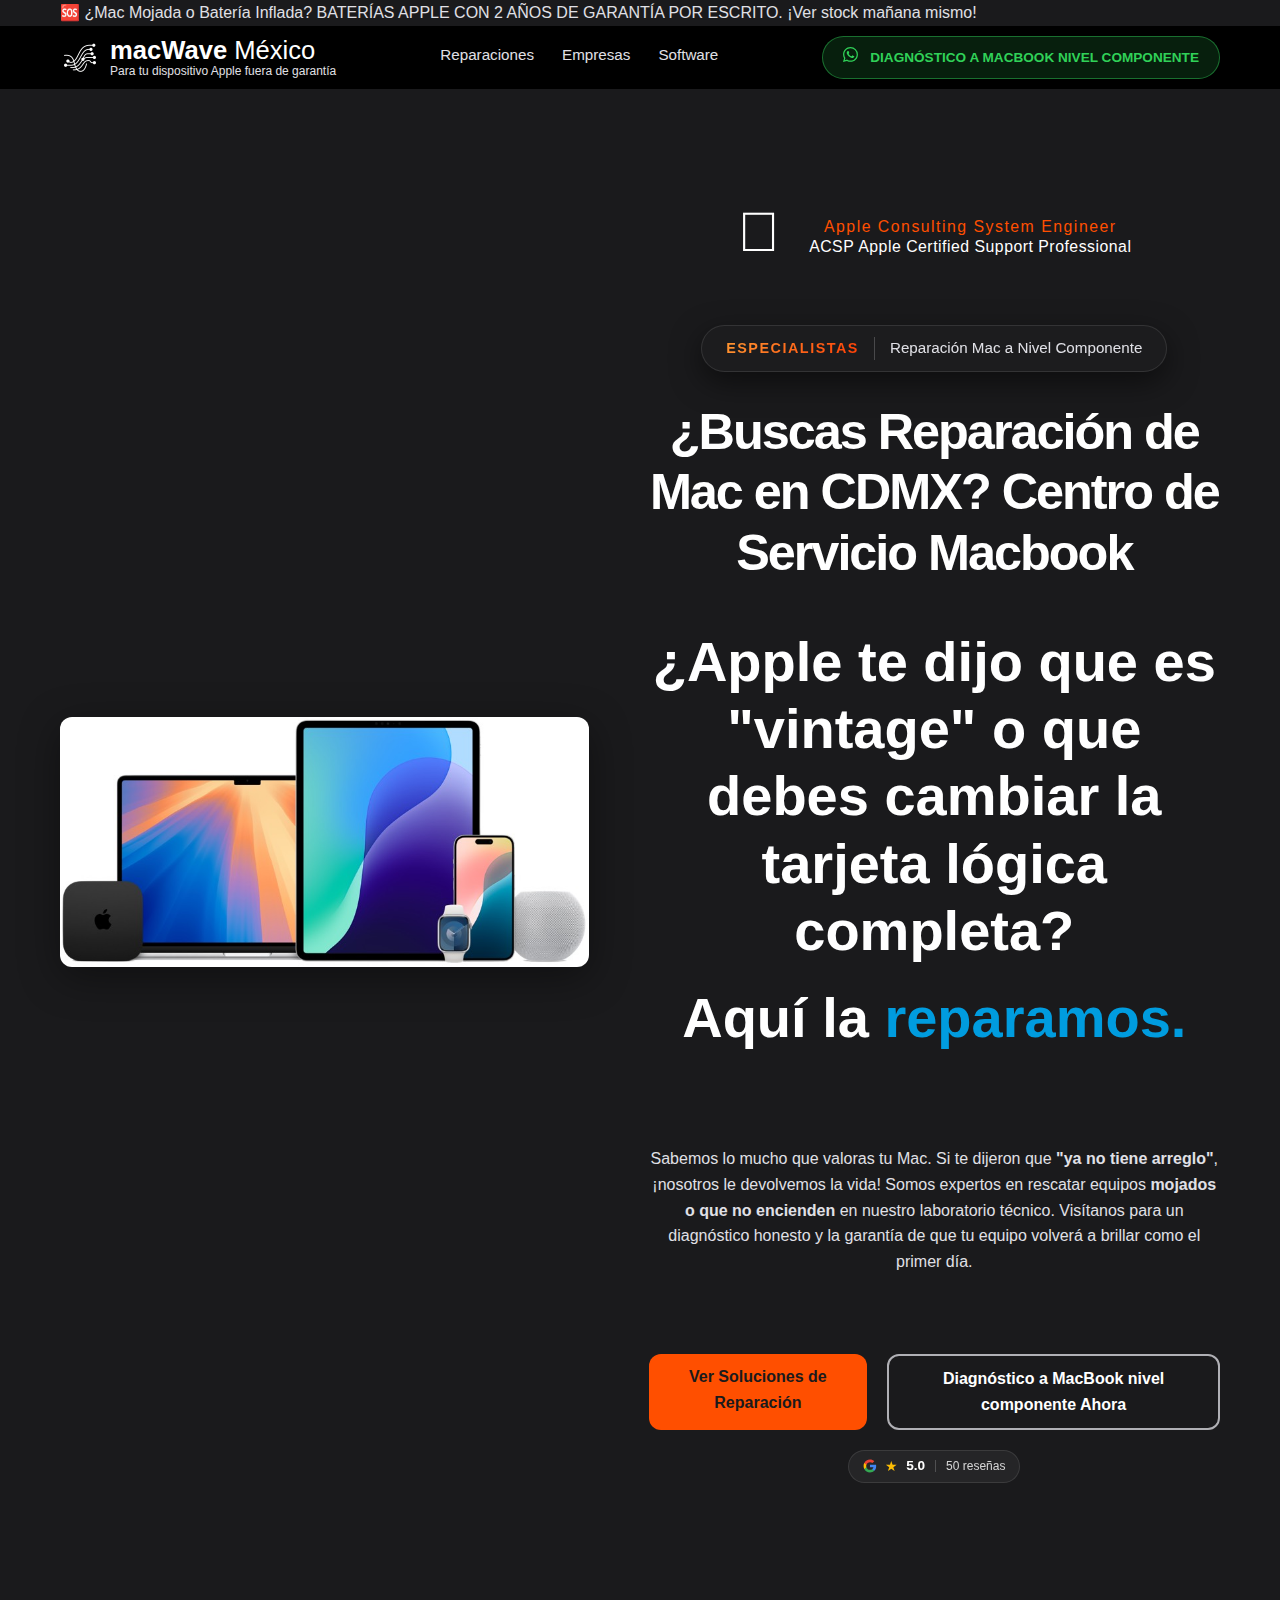
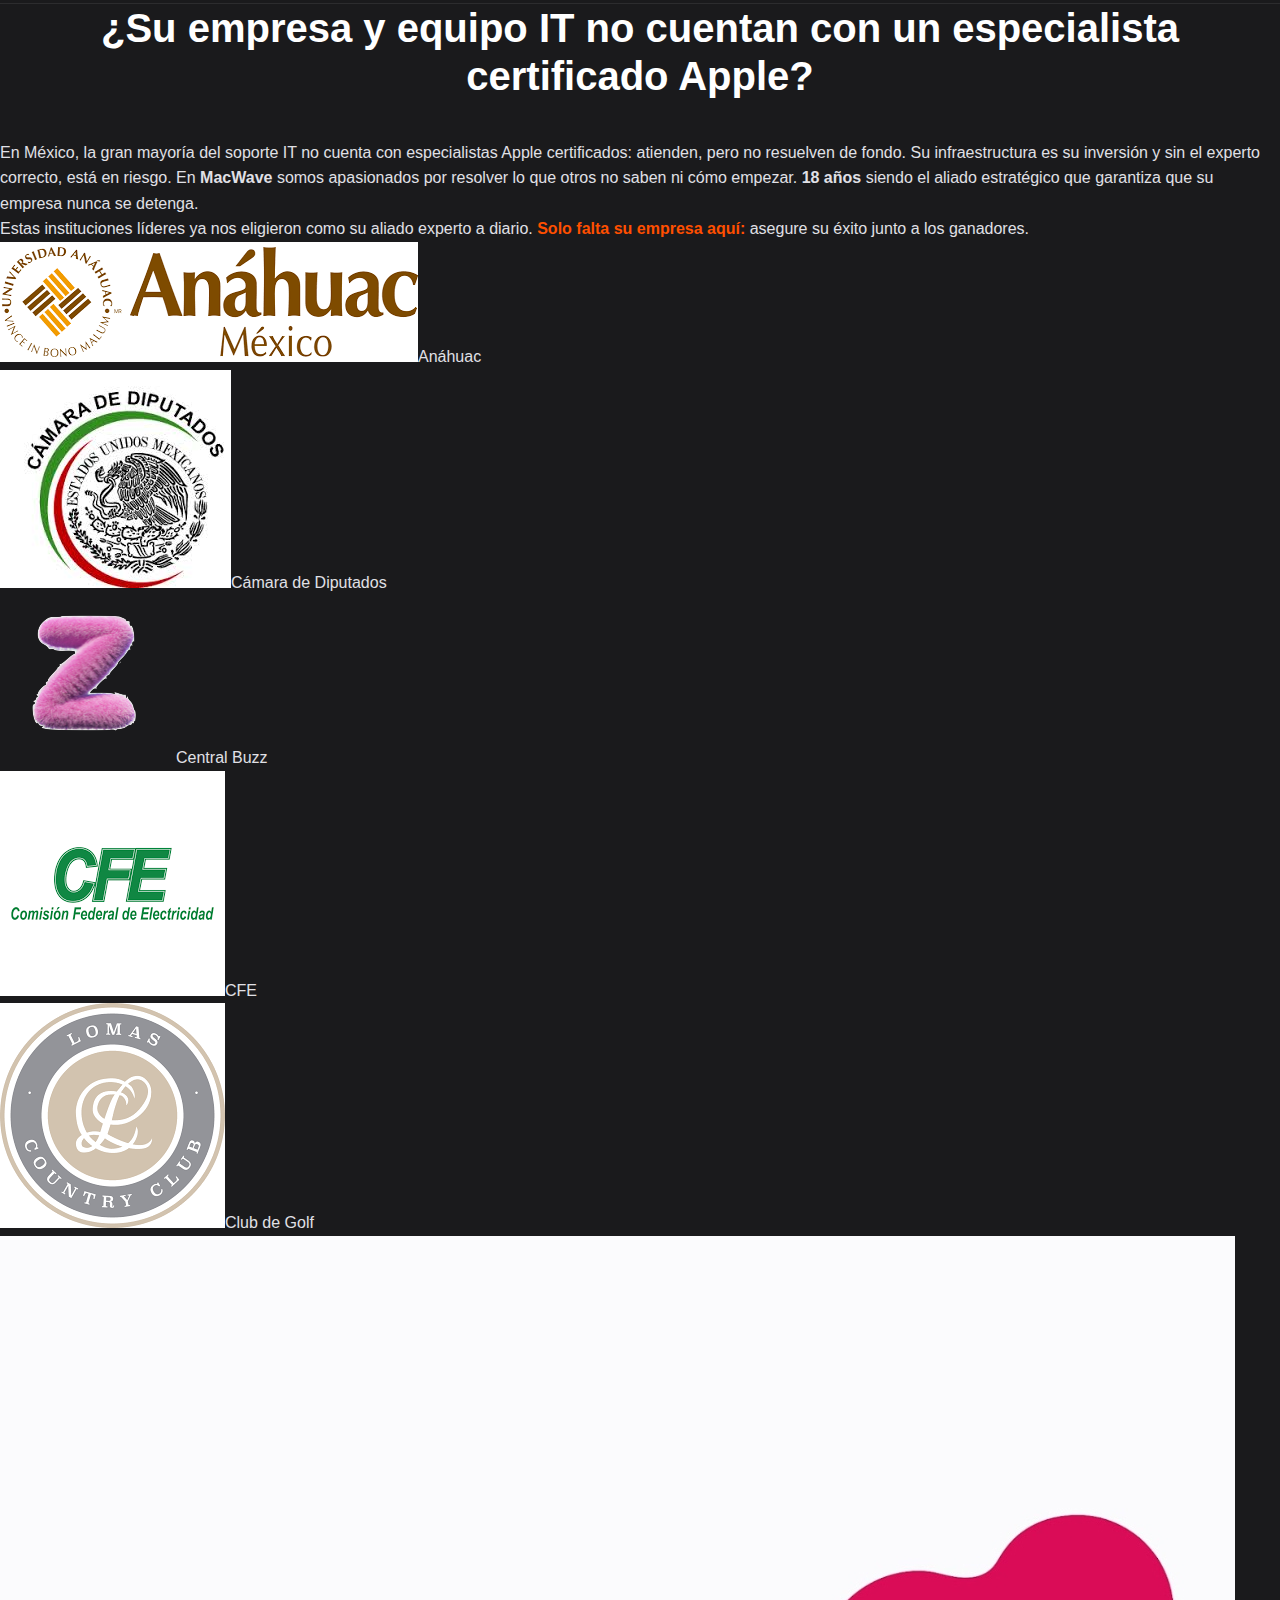
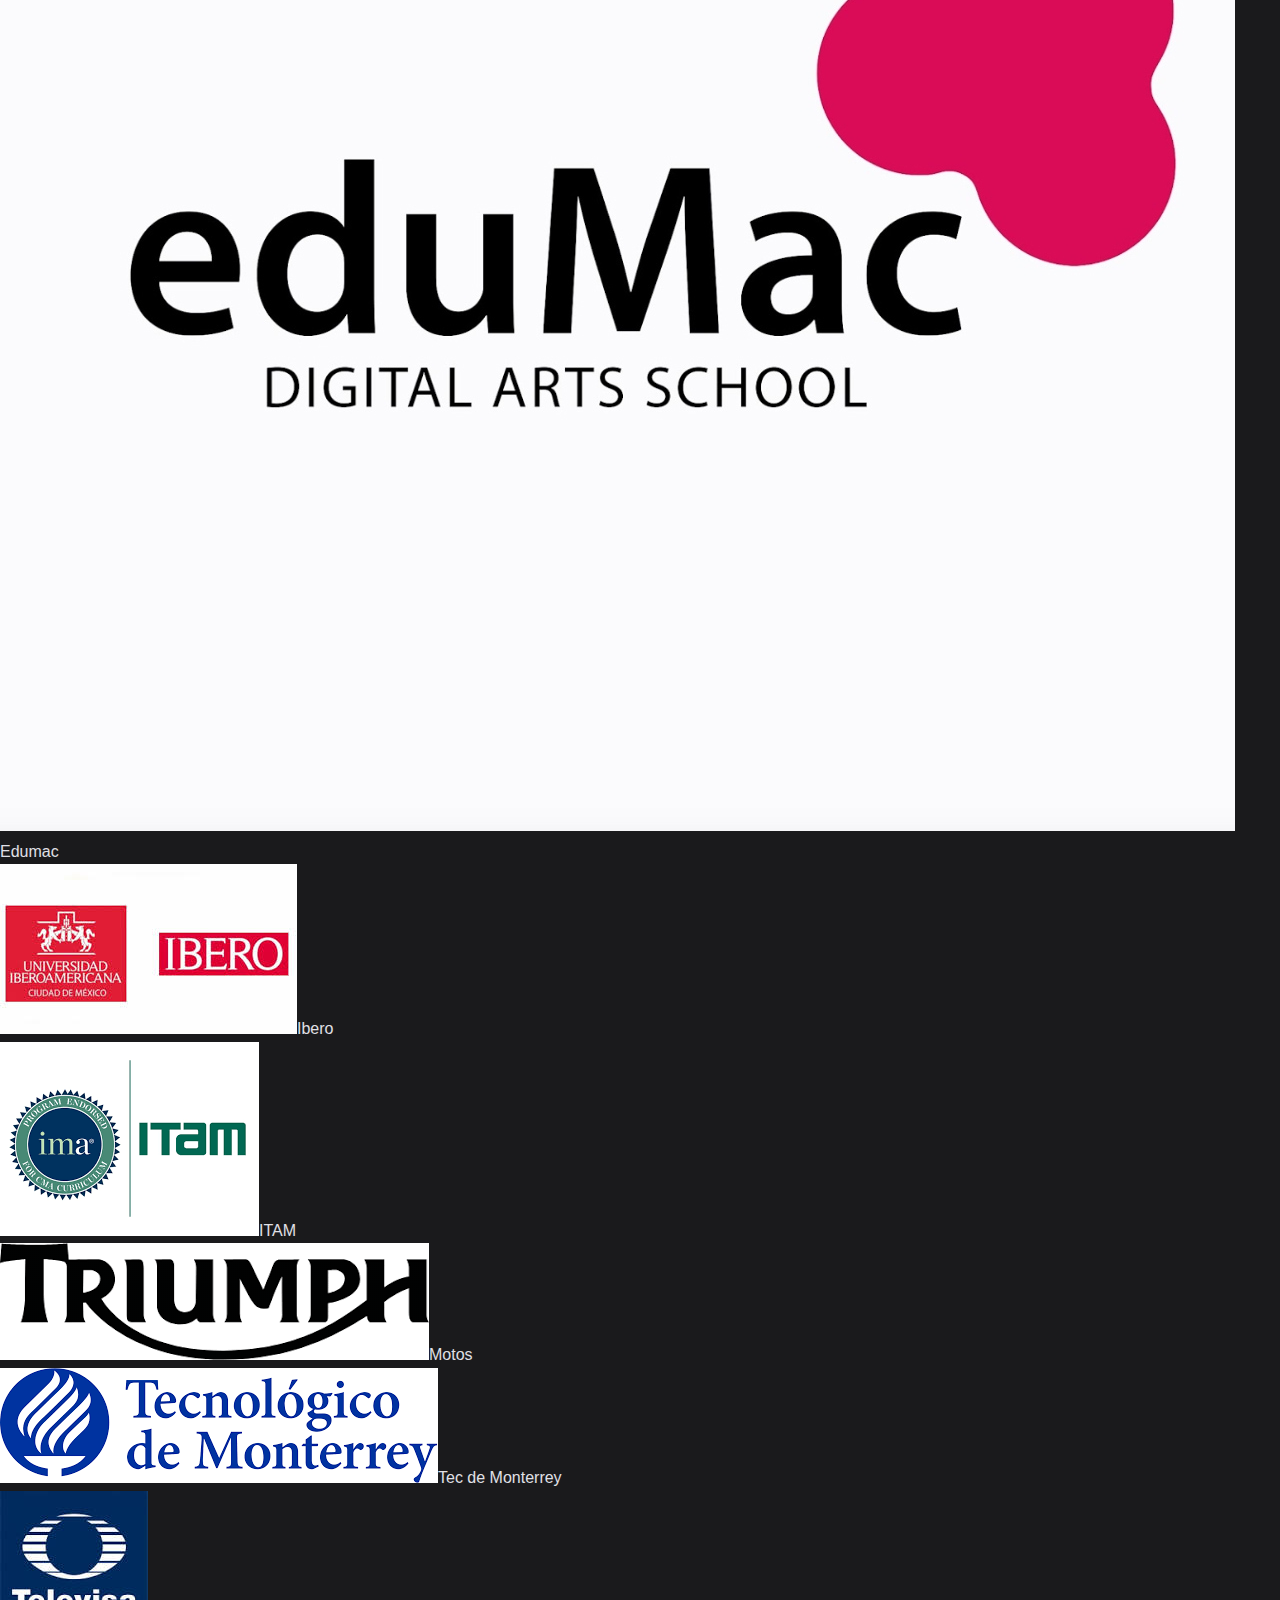
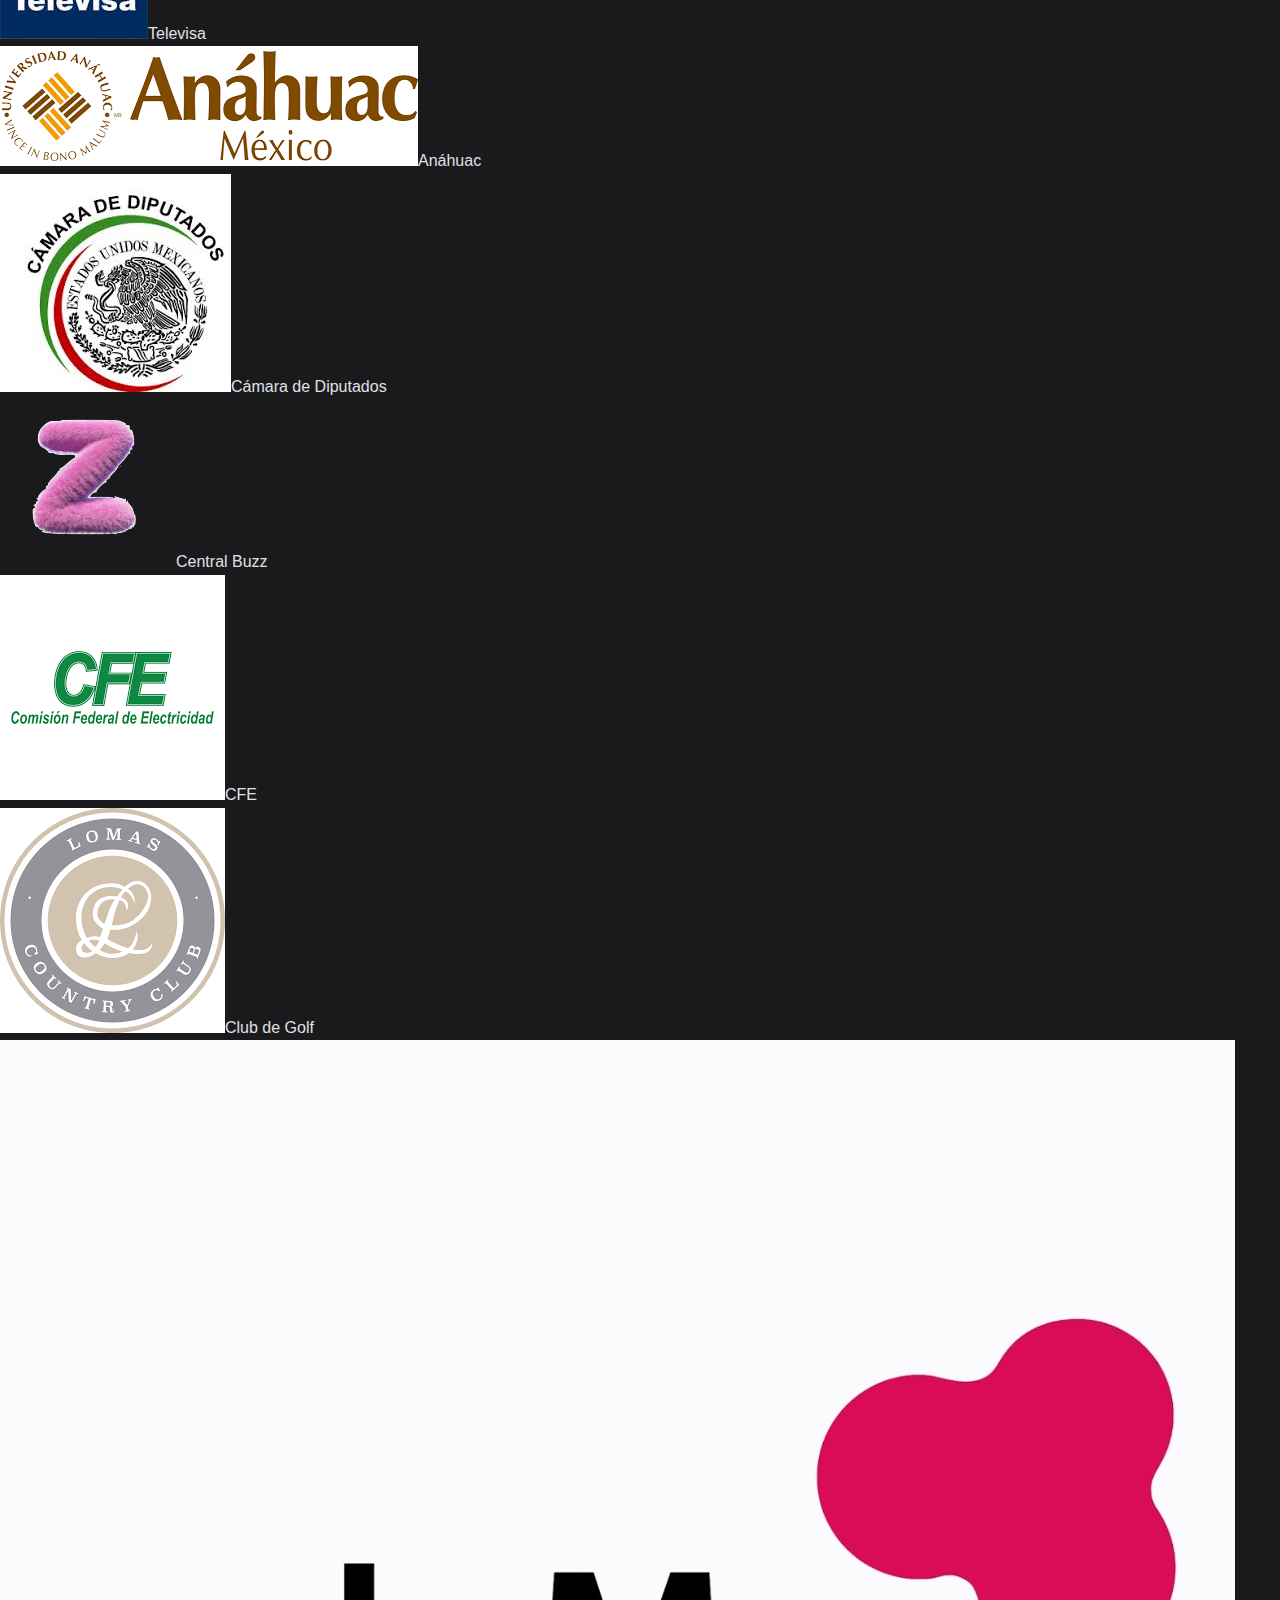
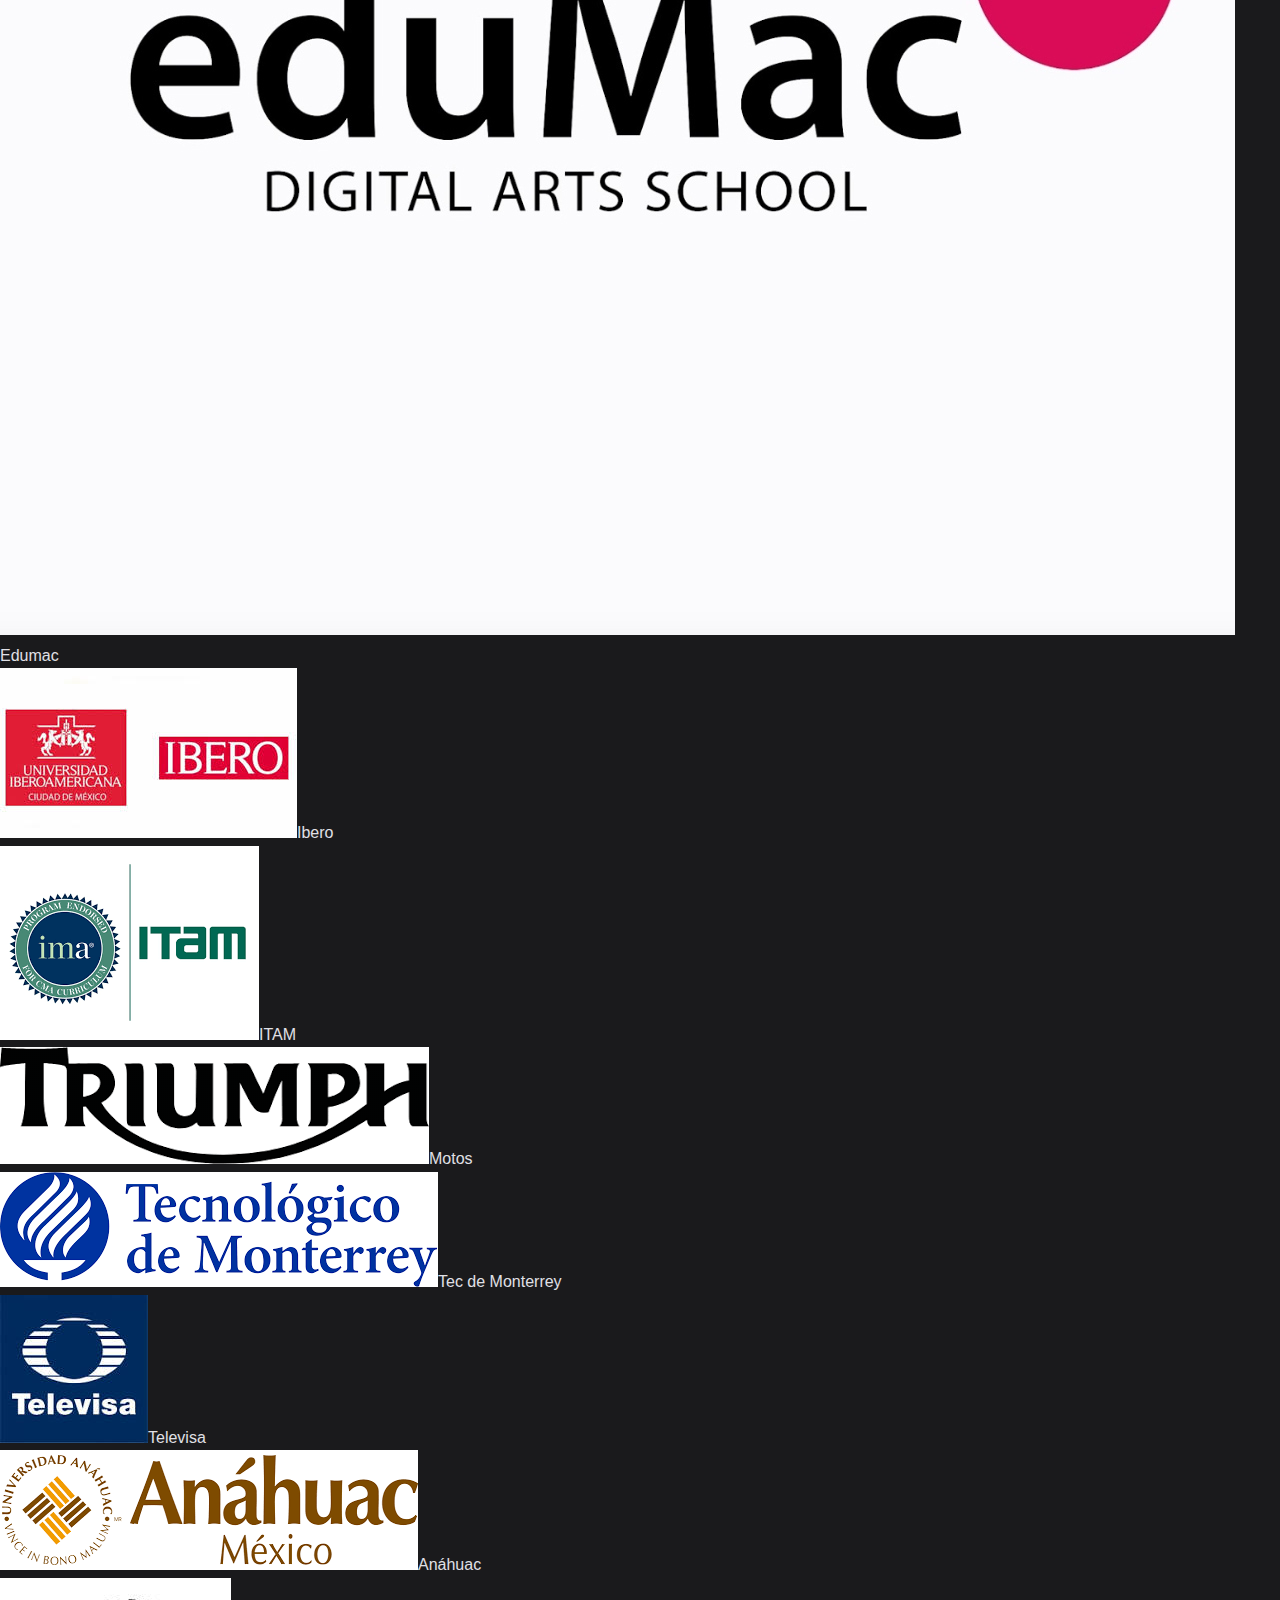
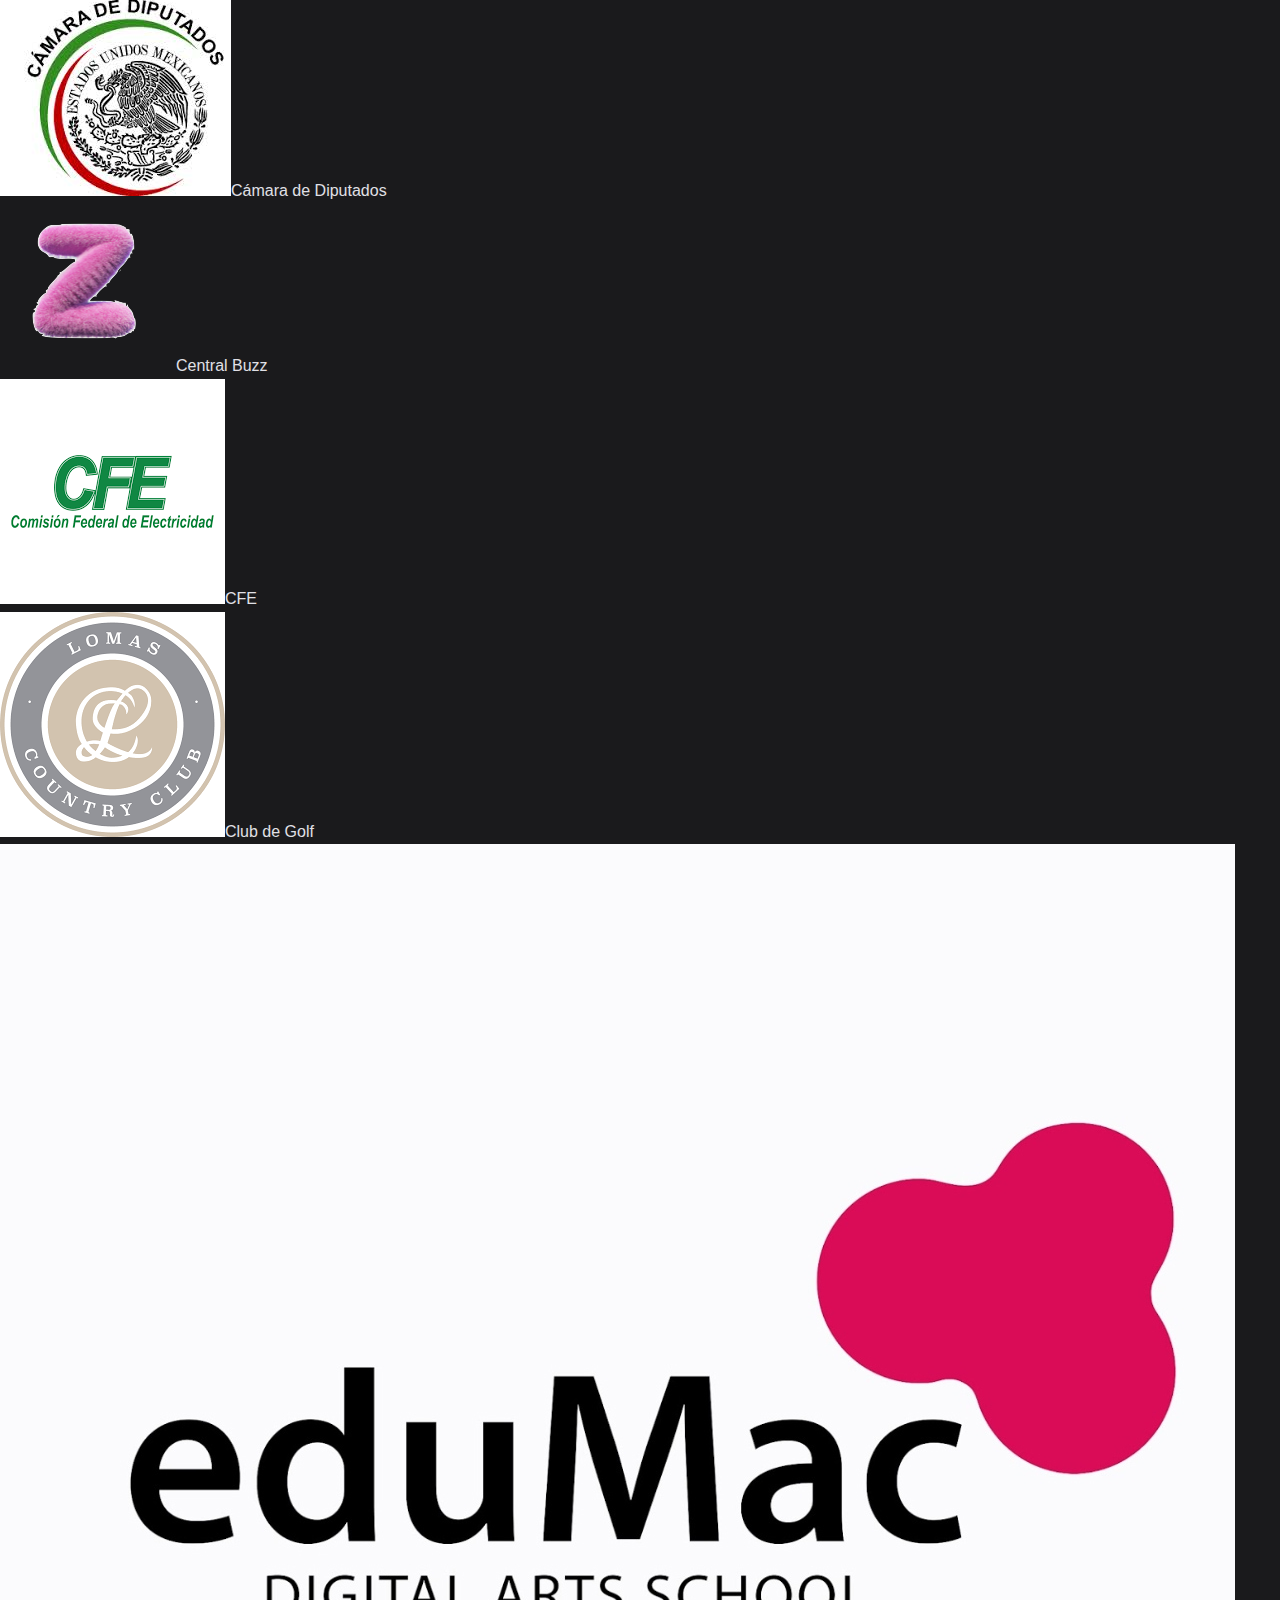
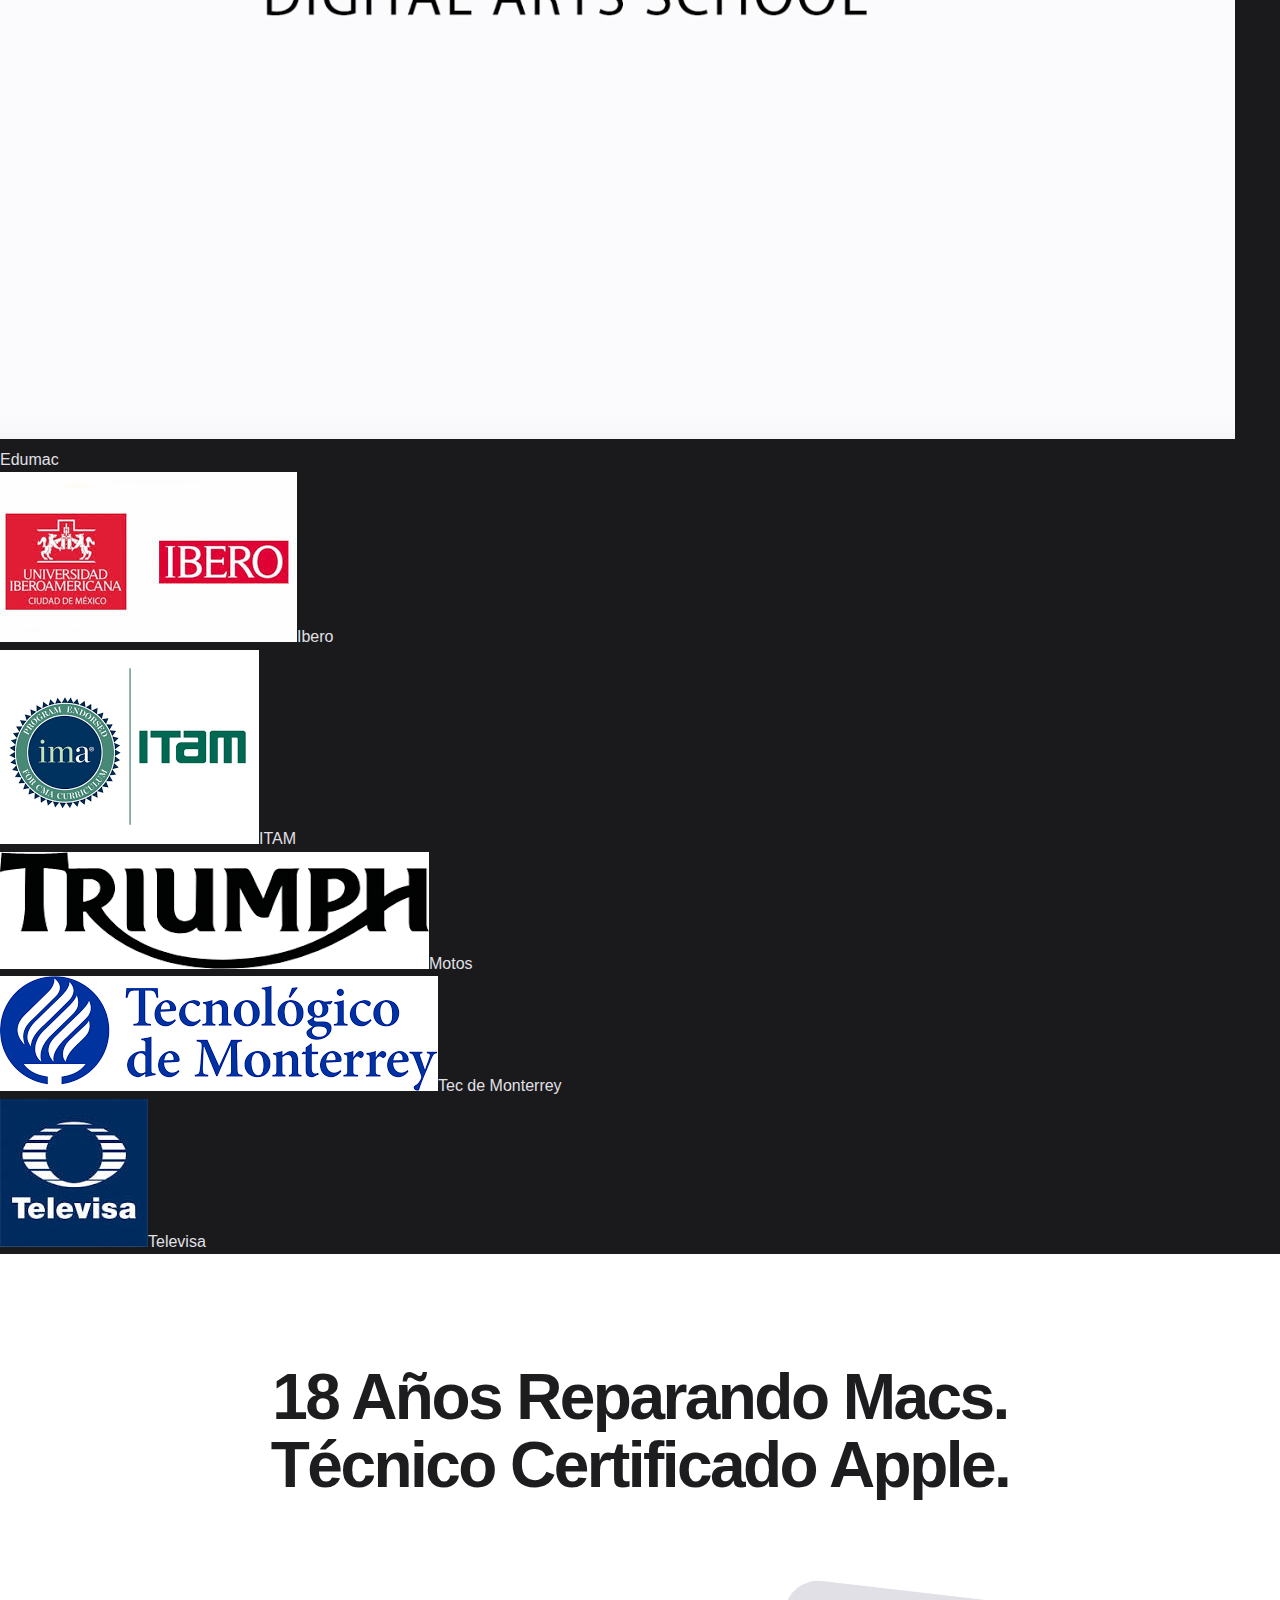
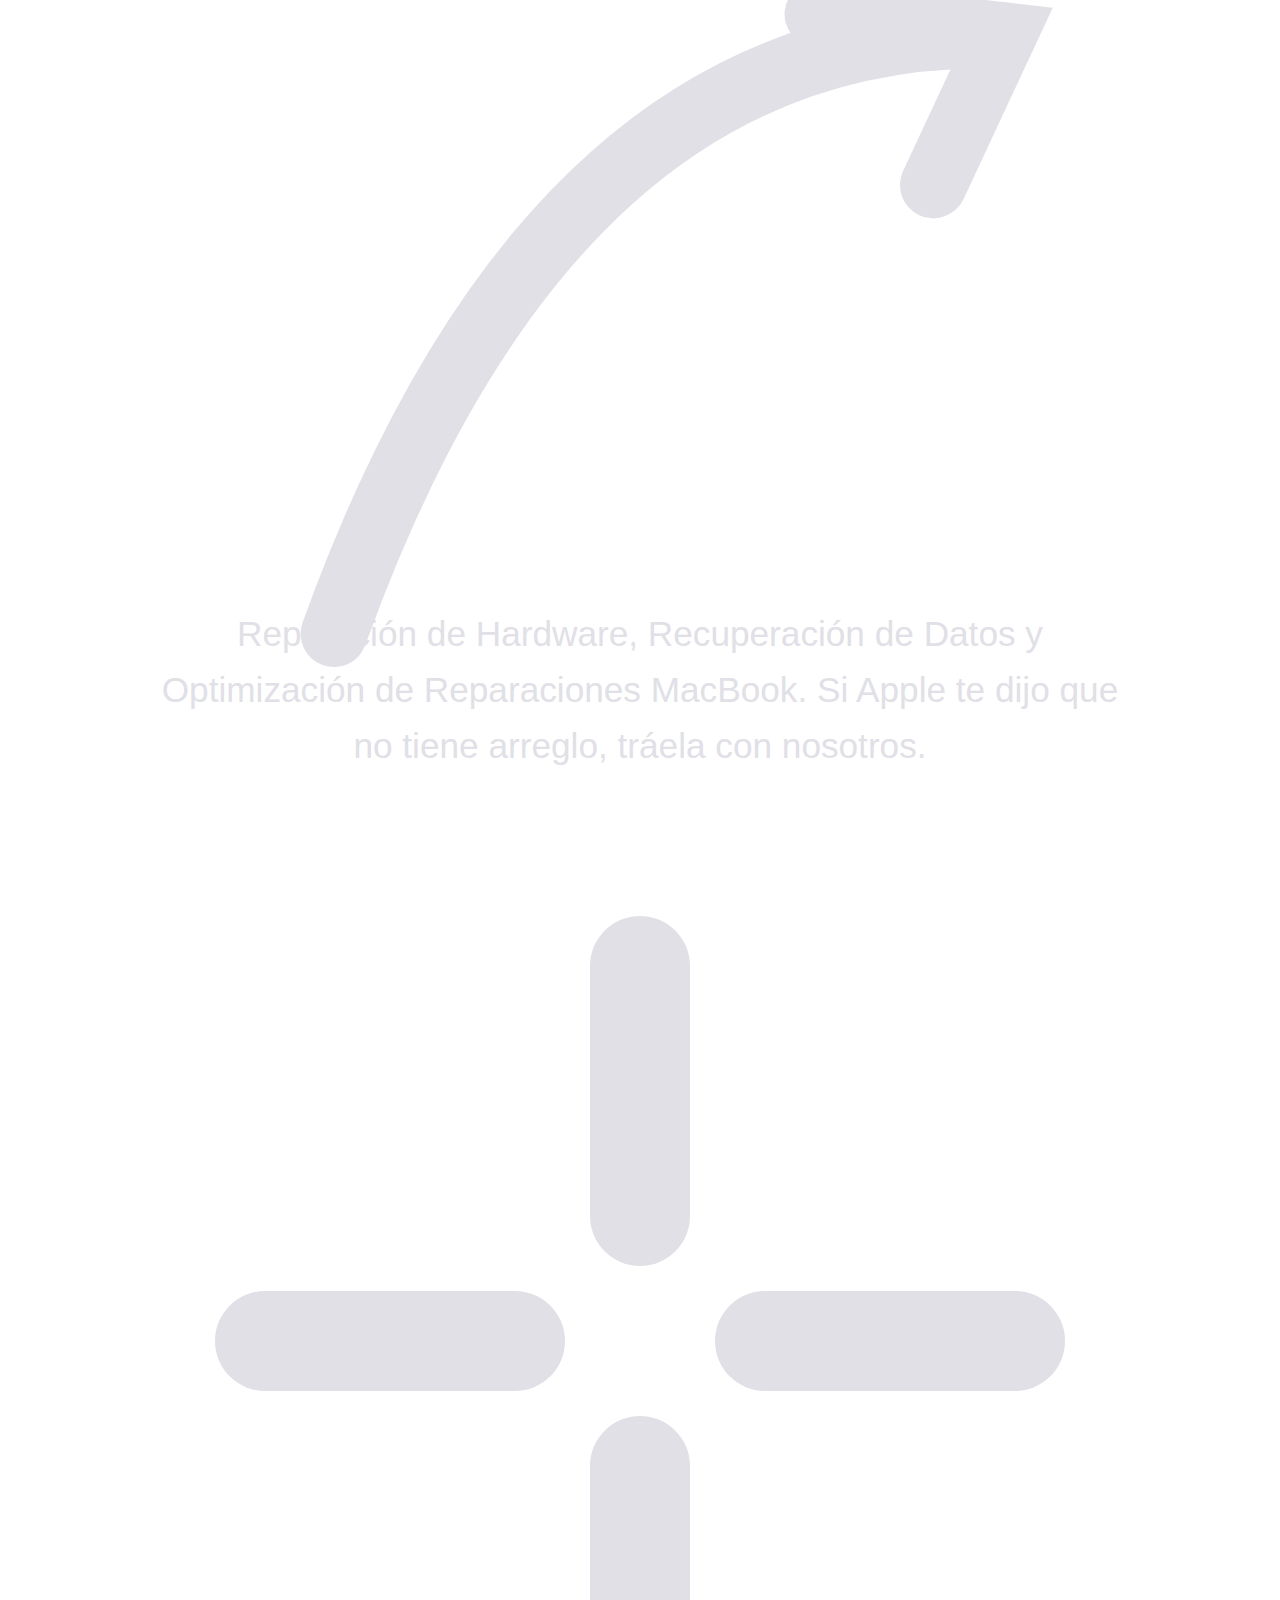
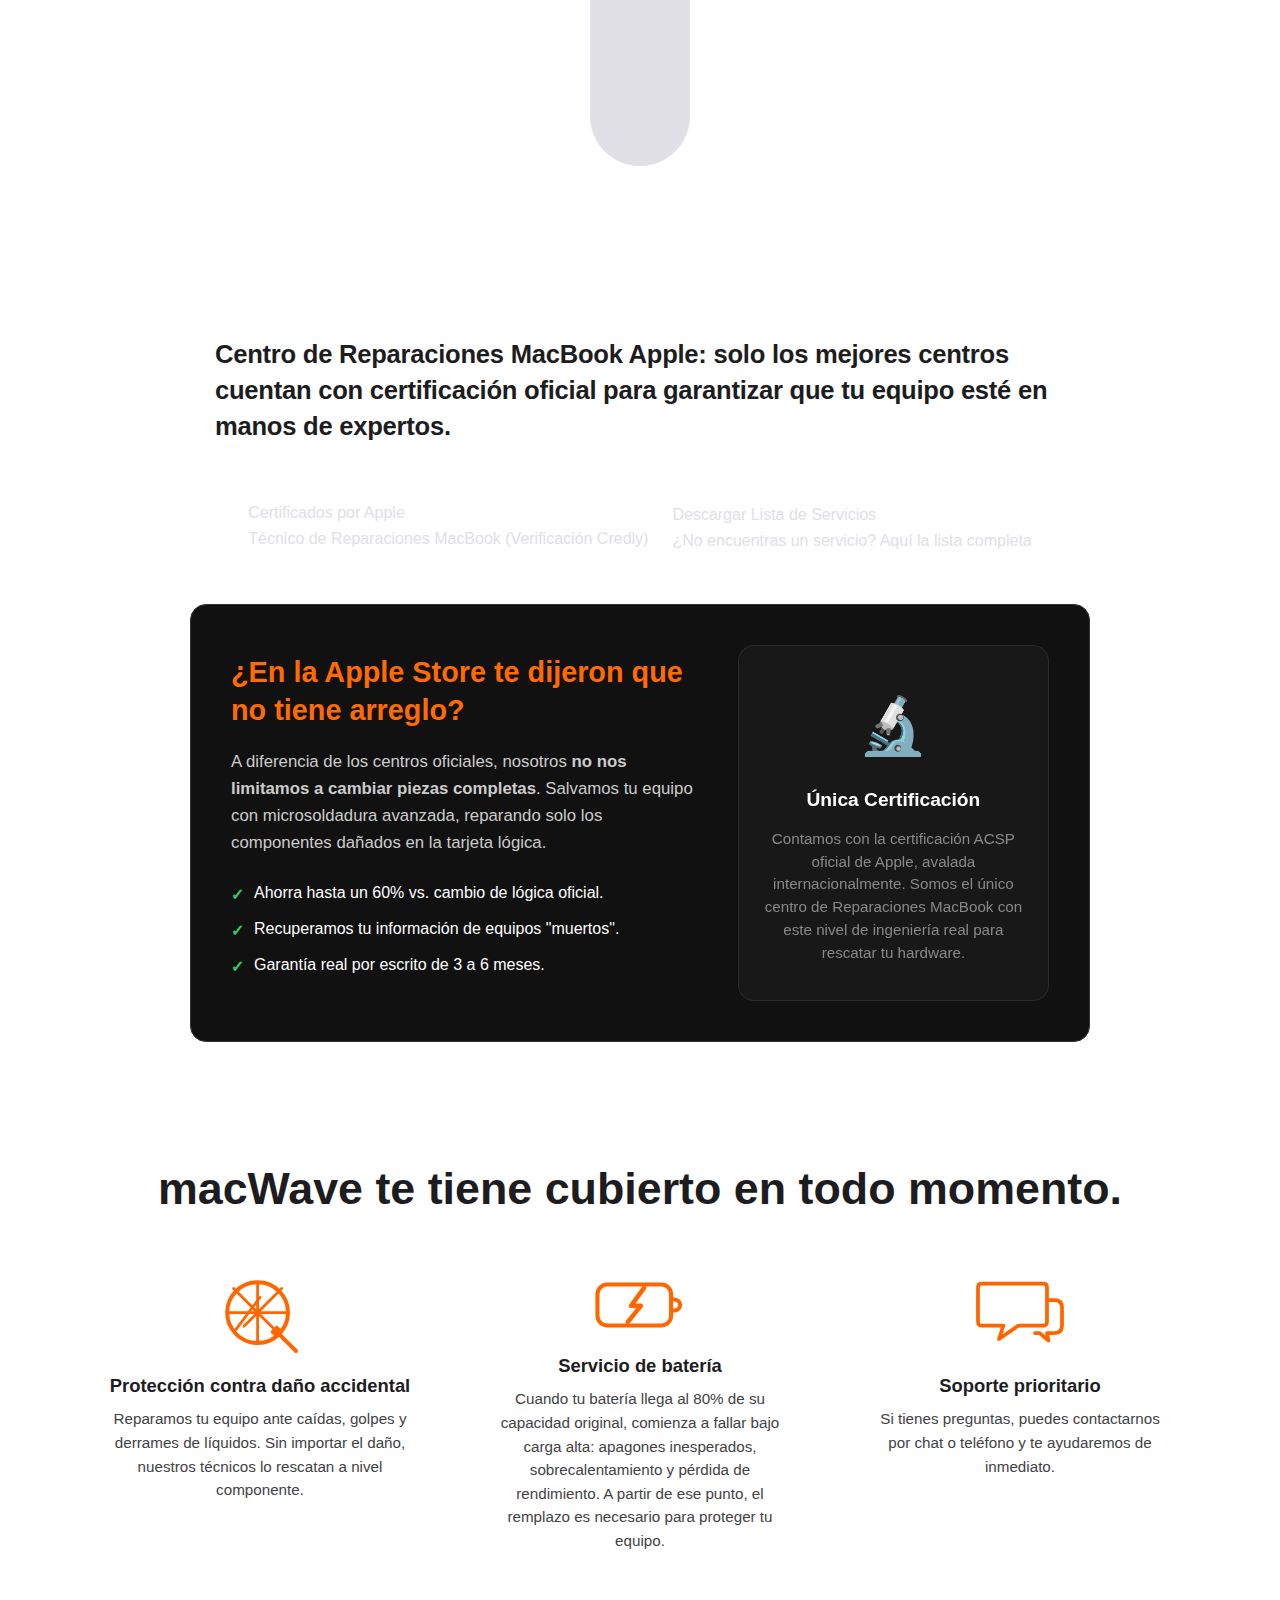
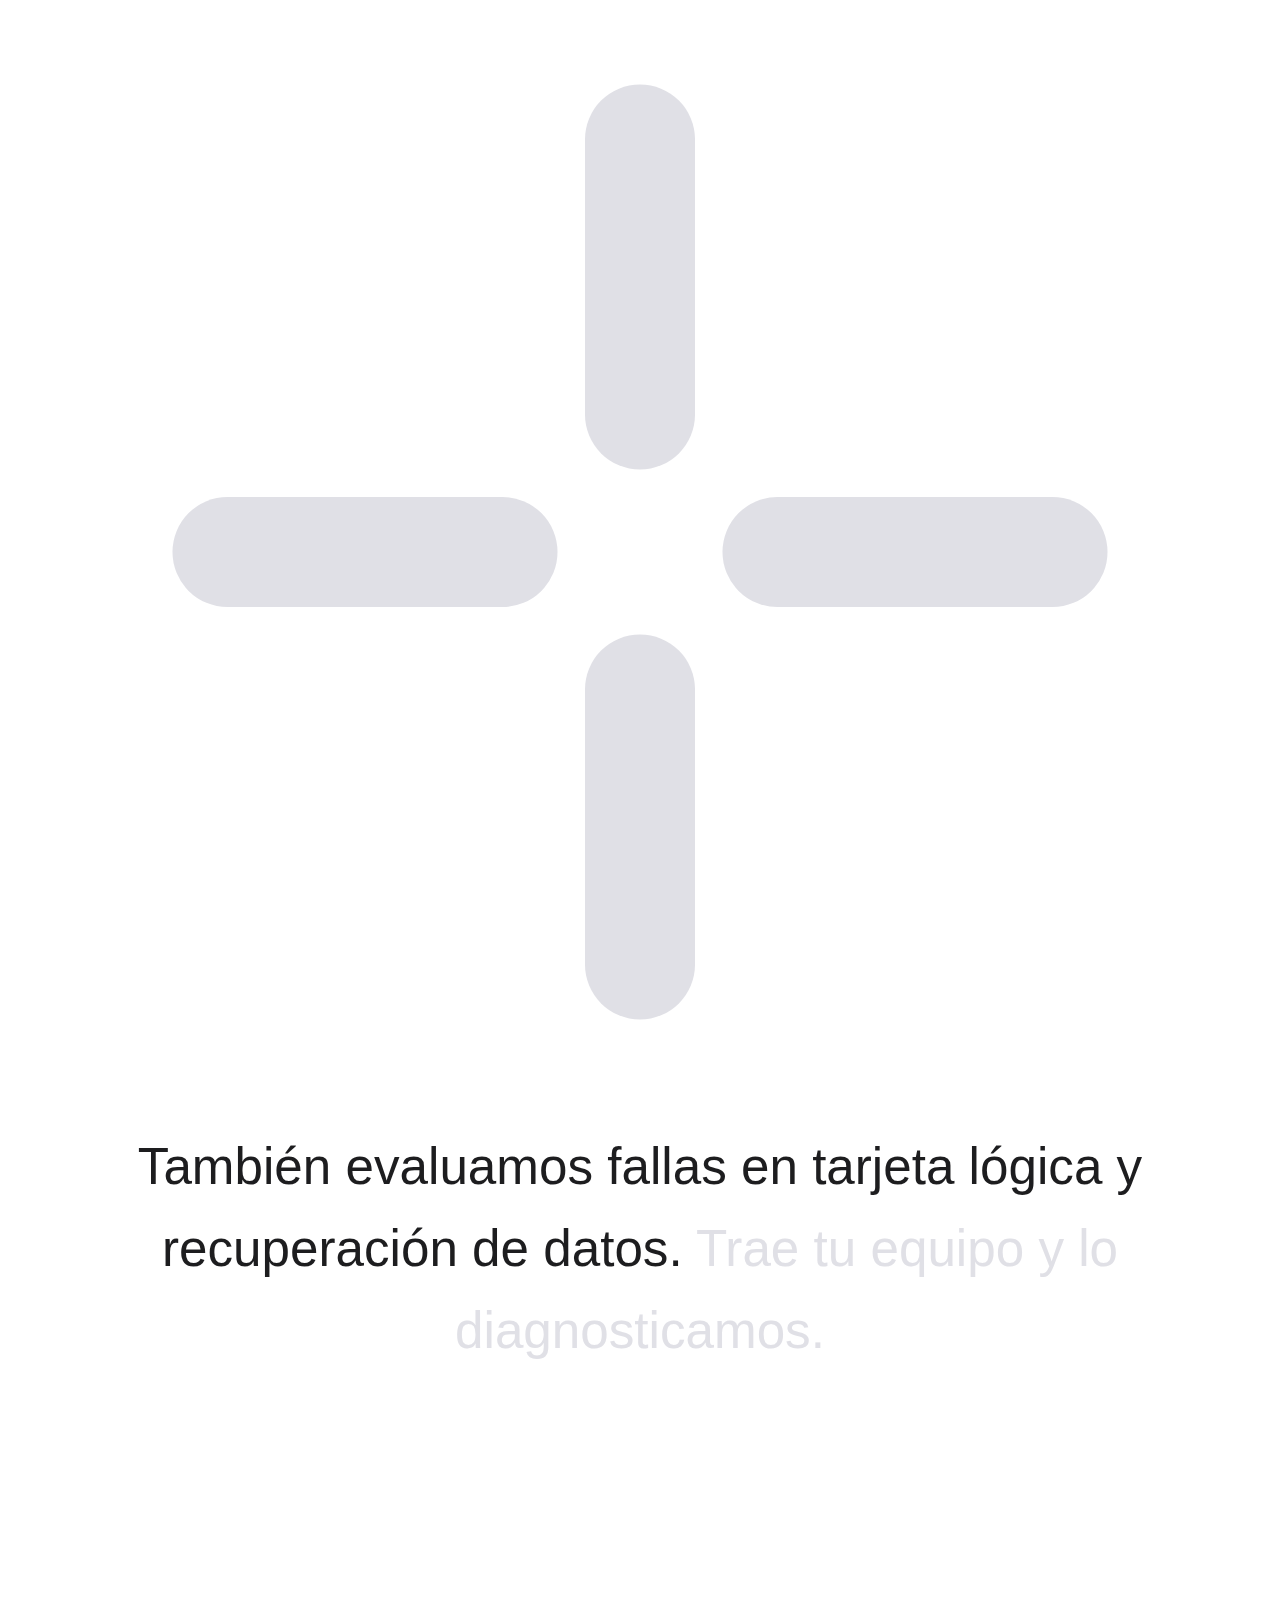
<file: index.html>
<!DOCTYPE html>
<html lang="es-MX">

<head>
    <link rel="canonical" href="https://macwave.com.mx/">
    <!-- Google Tag Manager (Placeholder - Disabled until ID provided) -->
    <!-- <script>(function (w, d, s, l, i) {
            w[l] = w[l] || []; w[l].push({
                'gtm.start':
                    new Date().getTime(), event: 'gtm.js'
            }); var f = d.getElementsByTagName(s)[0],
                j = d.createElement(s), dl = l != 'dataLayer' ? '&l=' + l : ''; j.async = true; j.src =
                    'https://www.googletagmanager.com/gtm.js?id=' + i + dl; f.parentNode.insertBefore(j, f);
        })(window, document, 'script', 'dataLayer', 'GTM-XXXXXXX');</script> -->
    <!-- End Google Tag Manager -->

    <!-- Google Analytics 4 -->
    <script async src="https://www.googletagmanager.com/gtag/js?id=G-JENWM4W22D"></script>
    <script>
        window.dataLayer = window.dataLayer || [];
        function gtag() { dataLayer.push(arguments); }
        gtag('js', new Date());
        gtag('config', 'G-JENWM4W22D');
    </script>
    <!-- End Google Analytics 4 -->

    <meta charset="UTF-8">
    <meta name="viewport" content="width=device-width, initial-scale=1.0, viewport-fit=cover">

    <title>macWave México – Reparación de Equipos Apple, Nivel Componente y Baterías MacBook</title>

    <!-- Essential Meta Tags -->
    <meta name="description"
        content="Repara tu equipo con Precisión y Calidad. MacBook e iMac. Especialistas en Hardware y Micro-Electrónica. Reparaciones complejas a Nivel Componente con Garantía macWave.">
    <meta name="keywords"
        content="reparación mac, polanco, santa fe, interlomas, bosques de las lomas, lomas de chapultepec, tecamachalco, pedregal, satélite, chalco, roma, condesa, coyoacán, del valle, narvarte, cdmx, edomex, soporte técnico apple, mac mojada, tarjeta lógica, naucalpan, huixquilucan, reparación macbook pro, reparación macbook air, reparación imac">

    <!-- Conversion & Business Meta -->
    <meta name="contact" content="55-3575-7364">
    <meta name="contact_type" content="WhatsApp">
    <meta name="coverage" content="Polanco, Santa Fe, Interlomas, Lomas de Chapultepec, Bosques de las Lomas, Pedregal, Tecamachalco, Satélite, CDMX, Estado de México">
    <meta name="response_time" content="Mismo día">
    <meta name="author" content="Mac Wave T2">
    <meta name="geo.region" content="MX-CMX">
    <meta name="geo.placename" content="Ciudad de México">
    <meta name="geo.position" content="19.432608;-99.133209">
    <meta name="ICBM" content="19.432608, -99.133209">
    <meta name="robots" content="index, follow, max-image-preview:large, max-snippet:-1, max-video-preview:-1">
    <meta name="googlebot" content="index, follow, max-image-preview:large, max-snippet:-1, max-video-preview:-1">
    <link rel="alternate" hreflang="es-MX" href="https://macwave.com.mx/">
    <link rel="alternate" hreflang="x-default" href="https://macwave.com.mx/">

    <!-- Consolidate all Structured Data (JSON-LD) into a single @graph block at the bottom of head for cleanliness -->


    <!-- Favicon -->
    <link rel="icon" type="image/png" sizes="32x32" href="https://www.macwave.com.mx/images/favicon1.png">
    <link rel="icon" type="image/png" sizes="16x16" href="https://www.macwave.com.mx/images/favicon1.png">
    <link rel="apple-touch-icon" sizes="180x180" href="https://www.macwave.com.mx/images/favicon1.png">
    <link rel="apple-touch-icon" sizes="152x152" href="https://www.macwave.com.mx/images/favicon1.png">
    <link rel="apple-touch-icon" sizes="120x120" href="https://www.macwave.com.mx/images/favicon1.png">
    <!-- Theme color for mobile browsers -->
    <meta name="theme-color" content="#000000">
    <meta name="apple-mobile-web-app-capable" content="yes">
    <meta name="mobile-web-app-capable" content="yes">

    <!-- Performance Optimization: Preload Critical Assets -->
    <link rel="preload" href="./images/logo_dashboard_white.png" as="image">
    <link rel="preload" href="./images/dispositivos.jpg" as="image">
    <link rel="preload" href="https://fonts.googleapis.com/css2?family=Inter:wght@300;400;500;600;700&display=swap"
        as="style">

    <link rel="stylesheet" href="style.css?v=25.0.0">

    <script>
        // Definición global e inmediata para evitar fallos en iPhone
        function toggleMobileMenu(e) {
            if (e) {
                e.preventDefault();
                e.stopPropagation();
            }
            var body = document.body;
            var btn = document.getElementById('mobile-menu-toggle');
            var isNowActive = body.classList.toggle('menu-active');
            if (btn) {
                if (isNowActive) btn.classList.add('active');
                else btn.classList.remove('active');
            }
        }
    </script>

    <!-- Open Graph Meta Tags -->
    <meta property="og:locale" content="es_MX">
    <meta property="og:type" content="website">
    <meta property="og:title" content="Servicio y reparación de Apple para laptops Mac">
    <meta property="og:description"
        content="¿Te dijeron que no tiene arreglo? Rescatamos tu equipo mojado o apagado. A diferencia del servicio oficial, reparamos a nivel componente respaldados por 18 años de experiencia. Diagnóstico de Reparaciones MacBook en nuestro laboratorio técnico.">
    <meta property="og:url" content="https://macwave.com.mx/">
    <meta property="og:site_name" content="macWave Mexico">
    <meta property="og:image" content="https://macwave.com.mx/images/apple.png">
    <meta property="og:image:width" content="1200">
    <meta property="og:image:height" content="630">
    <meta property="og:image:alt" content="Servicio técnico especializado de reparación Mac en CDMX">

    <!-- Twitter Card Meta Tags -->
    <meta name="twitter:card" content="summary_large_image">
    <meta name="twitter:title" content="Servicio y reparación de Apple para laptops Mac">
    <meta name="twitter:description"
        content="¿Te dijeron que no tiene arreglo? Rescatamos tu equipo mojado o apagado. A diferencia del servicio oficial, reparamos a nivel componente respaldados por 18 años de experiencia. Diagnóstico de Reparaciones MacBook en nuestro laboratorio de Reparaciones MacBook.">
    <meta name="twitter:image" content="https://macwave.com.mx/images/apple.png">
    <meta name="twitter:site" content="@macwavet2">

    <link rel="preconnect" href="https://fonts.googleapis.com">
    <link rel="preconnect" href="https://fonts.gstatic.com" crossorigin>
    <link href="https://fonts.googleapis.com/css2?family=Caveat+Brush&display=swap" rel="stylesheet">
    <link rel="preconnect" href="https://www.googletagmanager.com">

    <!-- Comprehensive Structured Data (JSON-LD) for SEO -->
    <script type="application/ld+json">
    {
      "@context": "https://schema.org",
      "@graph": [
        {
          "@type": "LocalBusiness",
          "name": "Centro de Servicio Macbook - Reparación de Mac CDMX",
          "image": "https://macwave.com.mx/images/logo_dashboard_white.png",
          "description": "Centro de Reparación de Mac en CDMX. Expertos en MacBook Pro, MacBook Air e iMac. Diagnóstico de Reparaciones MacBook y reparación a nivel componente. Cobertura en Polanco, Santa Fe, Interlomas, Lomas, Pedregal, Satélite.",
          "keywords": "reparacion mac, reparacion macbook, mac mojada, cambio de bateria macbook, reparacion imac nivel componente, reparacion tarjeta logica macbook, baterias macbook cdmx",
          "@id": "https://macwave.com.mx/#localbusiness",
          "url": "https://macwave.com.mx/",
          "telephone": "+525535757364",
          "priceRange": "$$",
          "address": {
            "@type": "PostalAddress",
            "streetAddress": "Servicio en Sitio y Recolección en CDMX",
            "addressLocality": "Ciudad de México",
            "addressRegion": "CDMX",
            "postalCode": "11560",
            "addressCountry": "MX"
          },
          "geo": {
            "@type": "GeoCoordinates",
            "latitude": 19.432608,
            "longitude": -99.133209
          },
          "openingHoursSpecification": [
            {
              "@type": "OpeningHoursSpecification",
              "dayOfWeek": ["Monday", "Tuesday", "Wednesday", "Thursday", "Friday"],
              "opens": "09:00",
              "closes": "19:00"
            },
            {
              "@type": "OpeningHoursSpecification",
              "dayOfWeek": "Saturday",
              "opens": "10:00",
              "closes": "15:00"
            }
          ],
          "sameAs": [
            "https://www.facebook.com/macwavet2",
            "https://www.instagram.com/macwavet2",
            "https://wa.me/525535757364"
          ],
          "areaServed": [
            "Polanco", "Interlomas", "Santa Fe", "Bosques de las Lomas", "Lomas de Chapultepec", "Tecamachalco", "Pedregal", "Satélite", "Chalco", "Roma", "Condesa", "Coyoacán", "Del Valle", "Narvarte", "Naucalpan", "Huixquilucan", "CDMX", "Estado de México",
            "Hospital ABC Santa Fe", "Hospital ABC Observatorio", "Hospital Angeles Lomas", "Hospital Angeles Pedregal", "Hospital Español Polanco"
          ],
          "hasOfferCatalog": {
            "@type": "OfferCatalog",
            "name": "Servicios de Reparación, Redes y Software",
            "itemListElement": [
              {
                "@type": "Offer",
                "itemOffered": {
                  "@type": "Service",
                  "name": "Reparación de Mac mojada en CDMX",
                  "description": "Servicio de urgencia para MacBook Pro y Air con daño por líquidos. Limpieza ultrasónica y reparación de tarjeta lógica mojada en Polanco y Santa Fe."
                }
              },
              {
                "@type": "Offer",
                "itemOffered": {
                  "@type": "Service",
                  "name": "Cambio de batería MacBook Pro y Air",
                  "description": "Sustitución de batería inflada o agotada para laptops Mac original con garantía. Venta de baterías MacBook Pro, Air e iMac en CDMX con instalación inmediata."
                }
              },
              {
                "@type": "Offer",
                "itemOffered": {
                  "@type": "Service",
                  "name": "Cambio de teclado MacBook",
                  "description": "Reparación y cambio de teclado para MacBook Pro y Air en CDMX. Solución a teclas que no funcionan o pegajosas."
                }
              },
              {
                "@type": "Offer",
                "itemOffered": {
                  "@type": "Service",
                  "name": "Reparación de iMac en CDMX",
                  "description": "Reparación de iMac a nivel componente: pantalla, tarjeta lógica, SSD, fuente de poder y mantenimiento preventivo. Servicio disponible en Bosques de las Lomas y Pedregal."
                }
              },
              {
                "@type": "Offer",
                "itemOffered": {
                  "@type": "Service",
                  "name": "Redes para Empresa y Hogar en CDMX",
                  "description": "Instalación y configuración de redes WiFi empresariales y residenciales en Polanco, Santa Fe y Bosques de las Lomas."
                }
              }
            ]
          }
        },
        {
          "@type": "WebSite",
          "@id": "https://macwave.com.mx/#website",
          "url": "https://macwave.com.mx/",
          "name": "macWave México",
          "alternateName": ["Centro de Servicio Macbook", "MacWave", "Mac Wave T2", "Reparación de Mac México"],
          "potentialAction": {
            "@type": "SearchAction",
            "target": "https://macwave.com.mx/?s={search_term_string}",
            "query-input": "required name=search_term_string"
          }
        },
        {
          "@type": "FAQPage",
          "@id": "https://macwave.com.mx/#faq",
          "mainEntity": [
            {
              "@type": "Question",
              "name": "¿Qué hacer si a mi Mac se le cayó café o agua?",
              "acceptedAnswer": {
                "@type": "Answer",
                "text": "Lo primero es apagarla inmediatamente y no intentar encenderla ni cargarla. En macWave somos especialistas en reparar Mac mojada en CDMX mediante limpieza de Reparaciones MacBook y reparación de tarjeta lógica a nivel componente."
              }
            },
            {
              "@type": "Question",
              "name": "¿Dónde puedo cambiar la batería de mi MacBook Pro en Polanco?",
              "acceptedAnswer": {
                "@type": "Answer",
                "text": "Ofrecemos servicio de cambio de batería MacBook Pro y Air en Polanco, Santa Fe e Interlomas. Utilizamos refacciones de alta calidad con garantía para solucionar problemas de batería inflada o que no retiene carga."
              }
            },
            {
              "@type": "Question",
              "name": "¿Reparan teclados de MacBook en CDMX?",
              "acceptedAnswer": {
                "@type": "Answer",
                "text": "Sí, realizamos el cambio de teclado para MacBook Pro y Air cuando las teclas no funcionan o están pegajosas. Contamos con diagnóstico de Reparaciones MacBook en nuestro laboratorio técnico."
              }
            },
            {
              "@type": "Question",
              "name": "¿Cuánto cuesta reparar una MacBook mojada?",
              "acceptedAnswer": {
                "@type": "Answer",
                "text": "El costo depende del daño a la tarjeta lógica. Reparar a nivel componente en macWave es hasta un 60% más económico que cambiar toda la pieza en centros oficiales. Ofrecemos diagnóstico de Reparaciones MacBook."
              }
            }
          ]
        }
      ]
    }
    </script>

</head>

<body>
    <!-- Emergency Ticker Top Bar -->
    <div class="emergency-ticker">
        <div class="container">
            🆘 ¿Mac Mojada o Batería Inflada? BATERÍAS APPLE CON 2 AÑOS DE GARANTÍA POR ESCRITO. <a href="https://wa.me/525535757364?text=Hola%20me%20ayudas%20%3F%20quiero%20un%20diagnostico%20Urgente%20para%20mi%20dispositivo%20Apple">¡Ver stock mañana mismo!</a>
        </div>
    </div>
    <!-- Google Tag Manager (noscript) (Disabled) -->
    <!-- <noscript><iframe src="https://www.googletagmanager.com/ns.html?id=GTM-XXXXXXX" height="0" width="0"
            style="display:none;visibility:hidden"></iframe></noscript> -->
    <!-- End Google Tag Manager (noscript) -->

    <header class="main-header">
        <div class="container header-content" style="display:flex; align-items:center; justify-content:space-between;">

            <!-- Hamburguesa móvil -->
            <button class="mobile-menu-toggle" id="mobile-menu-toggle" aria-label="Abrir menú"
                onclick="toggleMobileMenu(event)">
                <span></span><span></span><span></span>
            </button>

            <!-- IZQUIERDA: Logo -->
            <div class="logo">
                <a href="index.html" class="logo-link">
                    <img src="./images/logo_dashboard_white.png" alt="Logo Mac Wave T2" class="logo-img">
                    <div class="logo-text-container">
                        <span class="logo-brand"><strong>macWave</strong> <span
                                style="font-weight: 300;">México</span></span>
                        <span class="logo-subtext">Para tu dispositivo Apple fuera de garantía</span>
                    </div>
                </a>
            </div>

            <!-- CENTRO: 3 enlaces -->
            <nav class="main-nav" style="flex:1; display:flex; justify-content:center; gap:8px;">
                <button class="mobile-nav-close" onclick="toggleMobileMenu(event)" aria-label="Cerrar menú">✕</button>
                <a href="reparaciones.html" class="nav-link">Reparaciones</a>
                <a href="empresas.html" class="nav-link">Empresas</a>
                <a href="software.html" class="nav-link">Software</a>
                <div class="mobile-nav-actions">
                    <a href="https://wa.me/525535757364?text=Hola%20me%20ayudas%20%3F%20quiero%20un%20diagnostico%20Urgente%20para%20mi%20dispositivo%20Apple" target="_blank" rel="noopener noreferrer"
                        class="mobile-nav-wa">
                        <svg xmlns="http://www.w3.org/2000/svg" width="18" height="18" fill="currentColor"
                            viewBox="0 0 16 16">
                            <path
                                d="M13.601 2.326A7.854 7.854 0 0 0 7.994 0C3.627 0 .068 3.558.064 7.926c0 1.399.366 2.76 1.057 3.965L0 16l4.204-1.102a7.933 7.933 0 0 0 3.79.965h.004c4.368 0 7.926-3.558 7.93-7.93A7.898 7.898 0 0 0 13.6 2.326zM7.994 14.521a6.573 6.573 0 0 1-3.356-.92l-.24-.144-2.494.654.666-2.433-.156-.251a6.56 6.56 0 0 1-1.007-3.505c0-3.626 2.957-6.584 6.591-6.584a6.56 6.56 0 0 1 4.66 1.931 6.557 6.557 0 0 1 1.928 4.66c-.004 3.639-2.961 6.592-6.592 6.592zm3.615-4.934c-.197-.099-1.17-.578-1.353-.646-.182-.065-.315-.099-.445.099-.133.197-.513.646-.627.775-.114.133-.232.148-.43.05-.197-.1-.836-.308-1.592-.985-.59-.525-.985-1.175-1.103-1.372-.114-.198-.011-.304.088-.403.087-.088.197-.232.296-.346.1-.114.133-.198.198-.33.065-.134.034-.248-.015-.347-.05-.099-.445-1.076-.612-1.47-.16-.389-.323-.335-.445-.34-.114-.007-.247-.007-.38-.007a.729.729 0 0 0-.529.247c-.182.198-.691.677-.691 1.654 0 .977.71 1.916.81 2.049.098.133 1.394 2.132 3.383 2.992.47.205.84.326 1.129.418.475.152.904.129 1.246.08.38-.058 1.171-.48 1.338-.943.164-.464.164-.86.114-.943-.049-.084-.182-.133-.38-.232z" />
                        </svg>
                        Presupuesto Inmediato
                    </a>
                </div>
            </nav>

            <!-- DERECHA: Botón WhatsApp -->
            <div class="header-actions">
                <a href="https://wa.me/525535757364?text=Hola%20me%20ayudas%20%3F%20quiero%20un%20diagnostico%20Urgente%20para%20mi%20dispositivo%20Apple"
                    target="_blank" rel="noopener noreferrer" class="cta-button header-cta"
                    style="background: rgba(48,209,88,0.15); color: #30D158; border: 1px solid rgba(48,209,88,0.45); padding: 10px 20px; font-size: 0.85rem; white-space: nowrap;"
                    onclick="gtag('event', 'whatsapp_click', { 'event_category': 'contact', 'event_label': 'header' });">
                    <svg xmlns="http://www.w3.org/2000/svg" width="15" height="15" fill="currentColor"
                        viewBox="0 0 16 16" style="margin-right:8px;">
                        <path
                            d="M13.601 2.326A7.854 7.854 0 0 0 7.994 0C3.627 0 .068 3.558.064 7.926c0 1.399.366 2.76 1.057 3.965L0 16l4.204-1.102a7.933 7.933 0 0 0 3.79.965h.004c4.368 0 7.926-3.558 7.93-7.93A7.898 7.898 0 0 0 13.6 2.326zM7.994 14.521a6.573 6.573 0 0 1-3.356-.92l-.24-.144-2.494.654.666-2.433-.156-.251a6.56 6.56 0 0 1-1.007-3.505c0-3.626 2.957-6.584 6.591-6.584a6.56 6.56 0 0 1 4.66 1.931 6.557 6.557 0 0 1 1.928 4.66c-.004 3.639-2.961 6.592-6.592 6.592zm3.615-4.934c-.197-.099-1.17-.578-1.353-.646-.182-.065-.315-.099-.445.099-.133.197-.513.646-.627.775-.114.133-.232.148-.43.05-.197-.1-.836-.308-1.592-.985-.59-.525-.985-1.175-1.103-1.372-.114-.198-.011-.304.088-.403.087-.088.197-.232.296-.346.1-.114.133-.198.198-.33.065-.134.034-.248-.015-.347-.05-.099-.445-1.076-.612-1.47-.16-.389-.323-.335-.445-.34-.114-.007-.247-.007-.38-.007a.729.729 0 0 0-.529.247c-.182.198-.691.677-.691 1.654 0 .977.71 1.916.81 2.049.098.133 1.394 2.132 3.383 2.992.47.205.84.326 1.129.418.475.152.904.129 1.246.08.38-.058 1.171-.48 1.338-.943.164-.464.164-.86.114-.943-.049-.084-.182-.133-.38-.232z" />
                    </svg>
                    Diagnóstico a MacBook nivel componente
                </a>
            </div>
        </div>
    </header>
    <main>
        <section id="hero-authority" class="hero-section-authority">
            <div class="container">

                <div class="hero-split-content">
                    <div class="hero-image-container">
                        <img src="./images/dispositivos.jpg" alt="Reparación de MacBook Pro y MacBook Air en Polanco y Santa Fe - macWave"
                            class="hero-img" fetchpriority="high">
                    </div>

                    <div class="hero-content-text">
                        <div class="certification-group">
                            <span class="cert-apple-logo"></span>
                            <div class="cert-text-lines">
                                <p class="cert-line-2">Apple Consulting System Engineer</p>
                                <p class="cert-line-1"><b>ACSP</b> Apple Certified Support Professional</p>
                            </div>
                        </div>
                        <div class="hero-banner-promo">
                            <span>ESPECIALISTAS</span> Reparación Mac a Nivel Componente
                        </div>
                        <h1 class="brush-typography" style="position: relative;">
                            <span class="text-line" style="font-family: -apple-system, BlinkMacSystemFont, 'SF Pro Display', 'Helvetica Neue', Helvetica, Arial, sans-serif; font-weight: 800; letter-spacing: -0.04em; color: #ffffff; font-size: 0.9em; display: block; margin-bottom: 45px;">¿Buscas Reparación de Mac en CDMX? Centro de Servicio Macbook</span>
                            <span class="highlight-wrapper">
                                <span class="highlight-bg"></span>
                                <span class="text-line question-text">¿Apple te dijo que es "vintage" o que debes cambiar la tarjeta lógica completa?</span>
                            </span>
                            <span class="text-line tagline" style="display: block; text-align: center; width: 100%; margin-top: 20px;">
                                <span class="underline-wrapper">
                                    Aquí la <span style="color: #009CDF;">reparamos.</span>
                                    <svg class="underline-svg" viewBox="0 0 400 20" preserveAspectRatio="none">
                                        <path class="underline-path" d="M5,15 Q100,2 200,15 T395,10" fill="none" stroke-width="6" stroke-linecap="round" />
                                    </svg>
                                </span>
                            </span>
                        </h1>
                        <p style="margin-bottom: 60px;">Sabemos lo mucho que valoras tu Mac. Si te dijeron que <strong>"ya no tiene arreglo"</strong>, ¡nosotros le devolvemos la vida! Somos expertos en rescatar equipos <strong>mojados o que no encienden</strong> en nuestro laboratorio técnico. Visítanos para un diagnóstico honesto y la garantía de que tu equipo volverá a brillar como el primer día.</p>
                        <div class="hero-actions">
                            <a href="#soluciones" class="cta-button primary">Ver Soluciones de Reparación</a>
                            <a href="#contacto" class="cta-button secondary">Diagnóstico a MacBook nivel componente Ahora</a>
                        </div>
                        
                        <!-- Google Review Pill - Moved inside parent div for better positioning -->
                        <div class="google-review-pill">
                            <svg class="google-g-icon" viewBox="0 0 24 24" xmlns="http://www.w3.org/2000/svg">
                                <path
                                    d="M22.56 12.25c0-.78-.07-1.53-.2-2.25H12v4.26h5.92c-.26 1.37-1.04 2.53-2.21 3.31v2.77h3.57c2.08-1.92 3.28-4.74 3.28-8.09z"
                                    fill="#4285F4" />
                                <path
                                    d="M12 23c2.97 0 5.46-.98 7.28-2.66l-3.57-2.77c-.98.66-2.23 1.06-3.71 1.06-2.86 0-5.29-1.93-6.16-4.53H2.18v2.84C3.99 20.53 7.7 23 12 23z"
                                    fill="#34A853" />
                                <path
                                    d="M5.84 14.09c-.22-.66-.35-1.36-.35-2.09s.13-1.43.35-2.09V7.07H2.18C1.43 8.55 1 10.22 1 12s.43 3.45 1.18 4.93l3.66-2.84z"
                                    fill="#FBBC05" />
                                <path
                                    d="M12 5.38c1.62 0 3.06.56 4.21 1.66l3.15-3.15C17.45 2.09 14.97 1 12 1 7.7 1 3.99 3.47 2.18 7.07l3.66 2.84c.87-2.6 3.3-4.53 6.16-4.53z"
                                    fill="#EA4335" />
                            </svg>
                            <span class="google-star">★</span>
                            <span class="google-rating-score">5.0</span>
                            <span class="google-divider"></span>
                            <span class="google-reviews-count">50 reseñas</span>
                        </div>
                    </div> <!-- .hero-content-text -->
                </div> <!-- .hero-split-content -->

            </div> <!-- .container -->
        </section>

        <!-- CLIENT TRUST SECTION -->
        <section id="client-trust" class="client-trust-section">
            <div class="trust-header">
                <h2 class="trust-title">¿Su empresa y equipo IT no cuentan con un especialista certificado Apple?</h2>
                <p class="trust-subtitle">
                    En México, la gran mayoría del soporte IT no cuenta con especialistas Apple certificados: atienden, pero no resuelven de fondo. Su infraestructura es su inversión y sin el experto correcto, está en riesgo. En <strong>MacWave</strong> somos apasionados por resolver lo que otros no saben ni cómo empezar. <strong>18 años</strong> siendo el aliado estratégico que garantiza que su empresa nunca se detenga.
                </p>
            </div>

            <div class="trust-cta-hook">
                <p>Estas instituciones líderes ya nos eligieron como su aliado experto a diario. <strong style="color: var(--accent-orange, #ff6b00);">Solo falta su empresa aquí:</strong> asegure su éxito junto a los ganadores.</p>
            </div>

            <div class="new-marquee-container">
                <div class="new-marquee-track">
                    <!-- Group 1 -->
                    <div class="client-logo-card"><img loading="lazy" src="./clientes/ANAHUAC.png" alt="Anáhuac"><span class="client-name-label">Anáhuac</span></div>
                    <div class="client-logo-card"><img loading="lazy" src="./clientes/CAMARA DE DIPUTADOS.jpeg" alt="Cámara de Diputados"><span class="client-name-label">Cámara de Diputados</span></div>
                    <div class="client-logo-card"><img loading="lazy" src="./clientes/CENTRAL BUZZ .png" alt="Central Buzz"><span class="client-name-label">Central Buzz</span></div>
                    <div class="client-logo-card"><img loading="lazy" src="./clientes/CFE.png" alt="CFE"><span class="client-name-label">CFE</span></div>
                    <div class="client-logo-card"><img loading="lazy" src="./clientes/CLUB DE GOLF.png" alt="Club de Golf"><span class="client-name-label">Club de Golf</span></div>
                    <div class="client-logo-card"><img loading="lazy" src="./clientes/EDUMAC.png" alt="Edumac"><span class="client-name-label">Edumac</span></div>
                    <div class="client-logo-card"><img loading="lazy" src="./clientes/IBERO.jpeg" alt="Ibero"><span class="client-name-label">Ibero</span></div>
                    <div class="client-logo-card"><img loading="lazy" src="./clientes/ITAM.png" alt="ITAM"><span class="client-name-label">ITAM</span></div>
                    <div class="client-logo-card"><img loading="lazy" src="./clientes/MOTOS.png" alt="Motos"><span class="client-name-label">Motos</span></div>
                    <div class="client-logo-card"><img loading="lazy" src="./clientes/TEC DE MONTERREY.png" alt="Tec de Monterrey"><span class="client-name-label">Tec de Monterrey</span></div>
                    <div class="client-logo-card"><img loading="lazy" src="./clientes/TELEVISA.jpeg" alt="Televisa"><span class="client-name-label">Televisa</span></div>
                    <!-- Group 2 -->
                    <div class="client-logo-card"><img loading="lazy" src="./clientes/ANAHUAC.png" alt="Anáhuac"><span class="client-name-label">Anáhuac</span></div>
                    <div class="client-logo-card"><img loading="lazy" src="./clientes/CAMARA DE DIPUTADOS.jpeg" alt="Cámara de Diputados"><span class="client-name-label">Cámara de Diputados</span></div>
                    <div class="client-logo-card"><img loading="lazy" src="./clientes/CENTRAL BUZZ .png" alt="Central Buzz"><span class="client-name-label">Central Buzz</span></div>
                    <div class="client-logo-card"><img loading="lazy" src="./clientes/CFE.png" alt="CFE"><span class="client-name-label">CFE</span></div>
                    <div class="client-logo-card"><img loading="lazy" src="./clientes/CLUB DE GOLF.png" alt="Club de Golf"><span class="client-name-label">Club de Golf</span></div>
                    <div class="client-logo-card"><img loading="lazy" src="./clientes/EDUMAC.png" alt="Edumac"><span class="client-name-label">Edumac</span></div>
                    <div class="client-logo-card"><img loading="lazy" src="./clientes/IBERO.jpeg" alt="Ibero"><span class="client-name-label">Ibero</span></div>
                    <div class="client-logo-card"><img loading="lazy" src="./clientes/ITAM.png" alt="ITAM"><span class="client-name-label">ITAM</span></div>
                    <div class="client-logo-card"><img loading="lazy" src="./clientes/MOTOS.png" alt="Motos"><span class="client-name-label">Motos</span></div>
                    <div class="client-logo-card"><img loading="lazy" src="./clientes/TEC DE MONTERREY.png" alt="Tec de Monterrey"><span class="client-name-label">Tec de Monterrey</span></div>
                    <div class="client-logo-card"><img loading="lazy" src="./clientes/TELEVISA.jpeg" alt="Televisa"><span class="client-name-label">Televisa</span></div>
                    <!-- Group 3 -->
                    <div class="client-logo-card"><img loading="lazy" src="./clientes/ANAHUAC.png" alt="Anáhuac"><span class="client-name-label">Anáhuac</span></div>
                    <div class="client-logo-card"><img loading="lazy" src="./clientes/CAMARA DE DIPUTADOS.jpeg" alt="Cámara de Diputados"><span class="client-name-label">Cámara de Diputados</span></div>
                    <div class="client-logo-card"><img loading="lazy" src="./clientes/CENTRAL BUZZ .png" alt="Central Buzz"><span class="client-name-label">Central Buzz</span></div>
                    <div class="client-logo-card"><img loading="lazy" src="./clientes/CFE.png" alt="CFE"><span class="client-name-label">CFE</span></div>
                    <div class="client-logo-card"><img loading="lazy" src="./clientes/CLUB DE GOLF.png" alt="Club de Golf"><span class="client-name-label">Club de Golf</span></div>
                    <div class="client-logo-card"><img loading="lazy" src="./clientes/EDUMAC.png" alt="Edumac"><span class="client-name-label">Edumac</span></div>
                    <div class="client-logo-card"><img loading="lazy" src="./clientes/IBERO.jpeg" alt="Ibero"><span class="client-name-label">Ibero</span></div>
                    <div class="client-logo-card"><img loading="lazy" src="./clientes/ITAM.png" alt="ITAM"><span class="client-name-label">ITAM</span></div>
                    <div class="client-logo-card"><img loading="lazy" src="./clientes/MOTOS.png" alt="Motos"><span class="client-name-label">Motos</span></div>
                    <div class="client-logo-card"><img loading="lazy" src="./clientes/TEC DE MONTERREY.png" alt="Tec de Monterrey"><span class="client-name-label">Tec de Monterrey</span></div>
                    <div class="client-logo-card"><img loading="lazy" src="./clientes/TELEVISA.jpeg" alt="Televisa"><span class="client-name-label">Televisa</span></div>
                </div>
            </div>
        <section id="soluciones" class="section-padded solution-grid-section"
            style="background-color: #ffffff; padding-top: 60px; padding-bottom: 80px;">
            <div class="container">
                <div
                    style="text-align: center; margin-bottom: 30px; padding: 50px 20px; background: #ffffff; font-family: -apple-system, BlinkMacSystemFont, 'Segoe UI', Roboto, Helvetica, Arial, sans-serif;">
                    <h2
                        style="font-size: clamp(2.5rem, 5vw, 4.5rem); font-weight: 800; letter-spacing: -0.04em; line-height: 1.05; color: #1d1d1f; margin-bottom: 24px; text-transform: none;">
                        18 Años Reparando Macs.<br>Técnico Certificado Apple.
                    </h2>
                    <div class="brush-typography light-mode" style="align-items: center; text-align: center; font-size: clamp(1.5rem, 4vw, 2.2rem); max-width: 1000px; margin: 0 auto; gap: 10px; position: relative;">
                        <!-- Decoración inicial: Flecha -->
                        <svg class="brush-decoration decoration-arrow color-orange pos-top-left" viewBox="0 0 60 40" style="left: -60px; top: -10px; transform: rotate(-20deg);">
                            <path d="M5,35 Q30,5 55,15" fill="none" stroke="currentColor" stroke-width="4" stroke-linecap="round" />
                            <path d="M45,10 L55,15 L48,22" fill="none" stroke="currentColor" stroke-width="4" stroke-linecap="round" />
                        </svg>

                        <span class="text-line">Reparación de Hardware, Recuperación de Datos y Optimización de Reparaciones MacBook.</span>
                        <span class="highlight-wrapper">
                            <span class="highlight-bg bg-red"></span>
                            <span class="text-line">Si Apple te dijo que no tiene arreglo,</span>
                        </span>
                        <span class="text-line tagline">
                            <span class="underline-wrapper">
                                tráela con nosotros.
                                <svg class="underline-svg" viewBox="0 0 400 20" preserveAspectRatio="none">
                                    <path class="underline-path stroke-green" d="M5,15 Q100,2 200,15 T395,10" fill="none" stroke-width="6" stroke-linecap="round" />
                                </svg>
                            </span>
                        </span>

                        <!-- Decoración final: Chispa -->
                        <svg class="brush-decoration decoration-spark color-blue pos-top-right" viewBox="0 0 40 40" style="right: -40px; top: 0;">
                            <line x1="20" y1="5" x2="20" y2="15" stroke="currentColor" stroke-width="4" stroke-linecap="round" />
                            <line x1="35" y1="20" x2="25" y2="20" stroke="currentColor" stroke-width="4" stroke-linecap="round" />
                            <line x1="20" y1="35" x2="20" y2="25" stroke="currentColor" stroke-width="4" stroke-linecap="round" />
                            <line x1="5" y1="20" x2="15" y2="20" stroke="currentColor" stroke-width="4" stroke-linecap="round" />
                        </svg>
                    </div>


                </div>


                <div class="certification-badge-container">
                    <h3
                        style="font-size: clamp(1.1rem, 2.5vw, 1.6rem); font-weight: 600; color: #1d1d1f; text-transform: none; letter-spacing: -0.01em; margin-bottom: 30px; line-height: 1.4; max-width: 850px; margin-left: auto; margin-right: auto;">
                        Centro de Reparaciones MacBook Apple: solo los mejores centros cuentan con certificación oficial para garantizar que tu equipo esté en manos de expertos.
                    </h3>

                    <div style="display: flex; gap: 24px; flex-wrap: wrap; justify-content: center;">
                        <!-- ACSP Badge -->
                        <a href="https://www.credly.com/badges/f931f052-2ff5-423a-bed3-49004ca58bb5" target="_blank"
                            rel="noopener noreferrer" class="cert-badge cert-badge-dark">
                            <div class="cert-badge-icon">
                                <svg viewBox="0 0 256 315" width="18" height="18" fill="#ffffff">
                                    <path d="M213.803 167.03c.442 47.58 41.74 63.413 42.147 63.581-.338 1.056-6.505 22.344-21.636 44.407-13.069 19.066-26.632 38.033-47.93 38.423-20.923.385-27.669-12.332-51.586-12.332-23.922 0-31.328 12.128-51.373 12.934-20.449.803-36.012-20.613-49.207-39.61-26.98-38.835-47.567-109.684-19.954-157.653 13.714-23.834 38.271-38.96 64.915-39.344 20.306-.385 39.468 13.684 51.91 13.684 12.443 0 35.617-16.63 59.914-14.156 10.17.424 38.74 4.09 57.062 30.916-1.474.912-34.11 19.914-33.784 60.106V167.03h.034zm-42.302-120.43c10.916-13.197 18.274-31.547 16.26-49.851-15.736.635-34.782 10.468-46.03 23.666-10.096 11.693-18.914 30.41-16.538 48.337 17.568 1.357 35.392-8.955 46.308-22.152z" />
                                </svg>
                            </div>
                            <div class="cert-badge-text">
                                <div class="cert-badge-title">Certificados por Apple</div>
                                <div class="cert-badge-subtitle">Técnico de Reparaciones MacBook (Verificación Credly)</div>
                            </div>
                        </a>

                        <!-- Services Button (Blue Variant) -->
                        <a href="./images/servicios.pdf" target="_blank" class="cert-badge cert-badge-blue">
                            <div class="cert-badge-icon">
                                <svg xmlns="http://www.w3.org/2000/svg" width="20" height="20" fill="#ffffff" viewBox="0 0 16 16">
                                    <path d="M14 4.5V14a2 2 0 0 1-2 2H4a2 2 0 0 1-2-2V2a2 2 0 0 1 2-2h5.5L14 4.5zm-3 0A1.5 1.5 0 0 1 9.5 3V1H4a1 1 0 0 0-1 1v12a1 1 0 0 0 1 1h8a1 1 0 0 0 1-1V4.5h-2z" />
                                    <path d="M5.5 10.5A.5.5 0 0 1 6 10h4a.5.5 0 0 1 0 1H6a.5.5 0 0 1-.5-.5zm0-2A.5.5 0 0 1 6 8h4a.5.5 0 0 1 0 1H6a.5.5 0 0 1-.5-.5zm0-2A.5.5 0 0 1 6 6h4a.5.5 0 0 1 0 1H6a.5.5 0 0 1-.5-.5z" />
                                </svg>
                            </div>
                            <div class="cert-badge-text">
                                <div class="cert-badge-title">Descargar Lista de Servicios</div>
                                <div class="cert-badge-subtitle">¿No encuentras un servicio? Aquí la lista completa</div>
                            </div>
                        </a>
                    </div>
                </div>

                <!-- Comparative Conversion Section -->
                <div class="comparative-container">
                    <div class="comparative-grid">
                        <div class="comparative-content">
                            <h3>¿En la Apple Store te dijeron que no tiene arreglo?</h3>
                            <p>A diferencia de los centros oficiales, nosotros <strong>no nos limitamos a cambiar piezas completas</strong>. Salvamos tu equipo con microsoldadura avanzada, reparando solo los componentes dañados en la tarjeta lógica.</p>
                            <ul>
                                <li>
                                    <span class="check-icon">✓</span> <span>Ahorra hasta un 60% vs. cambio de lógica oficial.</span>
                                </li>
                                <li>
                                    <span class="check-icon">✓</span> <span>Recuperamos tu información de equipos "muertos".</span>
                                </li>
                                <li>
                                    <span class="check-icon">✓</span> <span>Garantía real por escrito de 3 a 6 meses.</span>
                                </li>
                            </ul>
                        </div>
                        <div class="comparative-badge">
                            <div class="badge-inner">
                                <span class="badge-icon">🔬</span>
                                <h4>Única Certificación</h4>
                                <p>Contamos con la certificación ACSP oficial de Apple, avalada internacionalmente. Somos el único centro de Reparaciones MacBook con este nivel de ingeniería real para rescatar tu hardware.</p>
                            </div>
                        </div>
                    </div>
                </div>

                <style>
                    .comparative-container {
                        background: #111;
                        border: 1px solid #333;
                        border-radius: 16px;
                        padding: 40px;
                        margin: 50px auto;
                        text-align: left;
                        max-width: 900px;
                        width: 90%;
                    }
                    .comparative-grid {
                        display: grid;
                        grid-template-columns: 1.2fr 0.8fr;
                        gap: 40px;
                        align-items: center;
                    }
                    .comparative-content h3 {
                        color: #ff6b00;
                        font-size: clamp(1.4rem, 4vw, 1.8rem);
                        margin-bottom: 20px;
                        line-height: 1.3;
                    }
                    .comparative-content p {
                        color: #ccc;
                        font-size: clamp(0.95rem, 2.5vw, 1.05rem);
                        line-height: 1.6;
                    }
                    .comparative-content ul {
                        list-style: none;
                        padding: 0;
                        margin-top: 25px;
                        color: #fff;
                    }
                    .comparative-content li {
                        margin-bottom: 12px;
                        display: flex;
                        align-items: flex-start;
                        gap: 10px;
                        font-size: clamp(0.9rem, 2vw, 1rem);
                        line-height: 1.4;
                    }
                    .check-icon {
                        color: #30D158;
                        flex-shrink: 0;
                        font-weight: bold;
                        margin-top: 2px;
                    }
                    .comparative-badge {
                        text-align: center;
                    }
                    .badge-inner {
                        background: rgba(255,255,255,0.03);
                        padding: 35px 25px;
                        border-radius: 16px;
                        border: 1px solid rgba(255,255,255,0.08);
                        backdrop-filter: blur(10px);
                        -webkit-backdrop-filter: blur(10px);
                    }
                    .badge-icon {
                        font-size: 3.5rem;
                        display: block;
                        margin-bottom: 15px;
                    }
                    .badge-inner h4 {
                        color: #fff;
                        font-size: 1.2rem;
                        margin-bottom: 12px;
                    }
                    .badge-inner p {
                        font-size: 0.95rem;
                        color: #888;
                        line-height: 1.5;
                    }

                    @media (max-width: 768px) {
                        .comparative-container {
                            padding: 24px 20px;
                            margin: 30px auto;
                            width: 92%;
                        }
                        .comparative-grid {
                            grid-template-columns: 1fr;
                            gap: 24px;
                            text-align: center;
                        }
                        .comparative-content {
                            text-align: left;
                        }
                        .comparative-content ul {
                            margin-top: 20px;
                        }
                        .badge-inner {
                            padding: 24px 20px;
                        }
                        .badge-icon {
                            font-size: 3rem;
                            margin-bottom: 10px;
                        }
                    }

                    /* Nueva sección: Por qué elegir macWave */
                    .why-macwave-section {
                        background-color: #f5f5f7;
                        padding: 80px 0;
                        color: #1d1d1f;
                        text-align: center;
                    }
                    .why-macwave-section h2 {
                        color: #1d1d1f;
                        font-size: clamp(2rem, 5vw, 3rem);
                        margin-bottom: 60px;
                        font-weight: 700;
                    }
                    .trust-grid {
                        display: grid;
                        grid-template-columns: repeat(3, 1fr);
                        gap: 40px;
                        max-width: 1100px;
                        margin: 0 auto;
                    }
                    .trust-item {
                        padding: 0 10px;
                    }
                    .trust-icon-wrapper {
                        margin-bottom: 25px;
                        display: flex;
                        justify-content: center;
                        color: #86868b; /* Apple Gray */
                    }
                    .trust-item h3 {
                        color: #1d1d1f;
                        font-size: 1.5rem;
                        margin-bottom: 15px;
                        font-weight: 600;
                    }
                    .trust-item p {
                        color: #424245;
                        font-size: 1rem;
                        line-height: 1.5;
                        margin: 0 auto;
                        max-width: 320px;
                    }
                    @media (max-width: 900px) {
                        .trust-grid {
                            grid-template-columns: 1fr;
                            gap: 60px;
                        }
                    }
                </style>

                <!-- Nueva Sección: Proceso cubierto desde todos los ángulos -->
                <div id="cobertura" style="padding: 70px 0 50px; border-bottom: 1px solid #ebebeb;">
                    <style>
                        .coverage-grid {
                            display: grid;
                            grid-template-columns: repeat(3, 1fr);
                            gap: 40px;
                            max-width: 1100px;
                            margin: 0 auto 40px;
                            text-align: center;
                        }
                        .coverage-title {
                            text-align: center;
                            font-size: clamp(1.8rem, 5vw, 2.8rem);
                            font-weight: 700;
                            color: #1d1d1f;
                            margin-bottom: 60px;
                        }
                        .coverage-item {
                            padding: 0 10px;
                        }
                        .coverage-icon {
                            display: flex;
                            justify-content: center;
                            margin-bottom: 20px;
                            color: #ff6600;
                        }
                        .coverage-item h3 {
                            font-size: 1.15rem;
                            font-weight: 700;
                            color: #1d1d1f;
                            margin-bottom: 10px;
                        }
                        .coverage-item p {
                            font-size: 0.95rem;
                            color: #424245;
                            line-height: 1.55;
                            max-width: 300px;
                            margin: 0 auto;
                        }
                        .coverage-footer {
                            text-align: center;
                            font-size: 0.95rem;
                            color: #424245;
                            max-width: 800px;
                            margin: 0 auto;
                            padding: 0 20px;
                        }
                        .coverage-footer a {
                            color: #0071e3;
                            text-decoration: underline;
                        }
                        @media (max-width: 900px) {
                            .coverage-grid {
                                grid-template-columns: 1fr;
                                gap: 50px;
                            }
                        }
                    </style>
                    <h2 class="coverage-title">macWave te tiene cubierto en todo momento.</h2>
                    <div class="coverage-grid">
                        <!-- 1: Protección contra daño accidental -->
                        <div class="coverage-item">
                            <div class="coverage-icon">
                                <!-- Pantalla rota + desarmador - igual al icono proporcionado -->
                                <svg width="80" height="80" viewBox="0 0 100 100" fill="none" xmlns="http://www.w3.org/2000/svg">
                                    <!-- Círculo exterior -->
                                    <circle cx="47" cy="47" r="38" stroke="currentColor" stroke-width="5"/>
                                    <!-- Líneas de ruptura de cristal desde el centro -->
                                    <line x1="47" y1="10" x2="47" y2="82" stroke="currentColor" stroke-width="3.5" stroke-linecap="round"/>
                                    <line x1="10" y1="47" x2="84" y2="47" stroke="currentColor" stroke-width="3.5" stroke-linecap="round"/>
                                    <line x1="17" y1="17" x2="77" y2="77" stroke="currentColor" stroke-width="3.5" stroke-linecap="round"/>
                                    <line x1="77" y1="17" x2="30" y2="64" stroke="currentColor" stroke-width="3.5" stroke-linecap="round"/>
                                    <line x1="20" y1="68" x2="50" y2="28" stroke="currentColor" stroke-width="3.5" stroke-linecap="round"/>
                                    <!-- Desarmador (esquina inferior derecha) -->
                                    <line x1="72" y1="72" x2="95" y2="95" stroke="currentColor" stroke-width="5" stroke-linecap="round"/>
                                    <rect x="65" y="65" width="12" height="12" rx="2" transform="rotate(45 71 71)" fill="currentColor"/>
                                </svg>
                            </div>
                            <h3>Protección contra daño accidental</h3>
                            <p>Reparamos tu equipo ante caídas, golpes y derrames de líquidos. Sin importar el daño, nuestros técnicos lo rescatan a nivel componente.</p>
                        </div>
                        <!-- 2: Servicio de Batería -->
                        <div class="coverage-item">
                            <div class="coverage-icon">
                                <!-- Batería + rayo - igual al icono proporcionado -->
                                <svg width="90" height="60" viewBox="0 0 110 70" fill="none" xmlns="http://www.w3.org/2000/svg">
                                    <!-- Cuerpo de la batería con esquinas redondeadas -->
                                    <rect x="3" y="10" width="90" height="50" rx="12" stroke="currentColor" stroke-width="5"/>
                                    <!-- Terminal positivo pequeño -->
                                    <path d="M95 28 C102 28 104 32 104 35 C104 38 102 42 95 42" stroke="currentColor" stroke-width="5" stroke-linecap="round"/>
                                    <!-- Rayo centrado -->
                                    <path d="M60 14 L44 36 L56 36 L40 56" stroke="currentColor" stroke-width="5.5" stroke-linecap="round" stroke-linejoin="round"/>
                                </svg>
                            </div>
                            <h3>Servicio de batería</h3>
                            <p>Cuando tu batería llega al 80% de su capacidad original, comienza a fallar bajo carga alta: apagones inesperados, sobrecalentamiento y pérdida de rendimiento. A partir de ese punto, el remplazo es necesario para proteger tu equipo.</p>
                        </div>
                        <!-- 3: Soporte Prioritario -->
                        <div class="coverage-item">
                            <div class="coverage-icon">
                                <!-- Dos bocadillos de chat - igual al icono proporcionado -->
                                <svg width="90" height="80" viewBox="0 0 120 100" fill="none" xmlns="http://www.w3.org/2000/svg">
                                    <!-- Bocadillo grande (izquierda) -->
                                    <path d="M8 8 Q4 8 4 14 L4 58 Q4 64 8 64 L38 64 L32 82 L58 64 L92 64 Q96 64 96 58 L96 14 Q96 8 92 8 Z" stroke="currentColor" stroke-width="5" stroke-linejoin="round" fill="none"/>
                                    <!-- Bocadillo pequeño (derecha, superpuesto) -->
                                    <path d="M96 30 L106 30 Q116 30 116 40 L116 64 Q116 74 106 74 L96 74 L98 84 L86 74 L80 74" stroke="currentColor" stroke-width="5" stroke-linejoin="round" stroke-linecap="round" fill="none"/>
                                </svg>
                            </div>
                            <h3>Soporte prioritario</h3>
                            <p>Si tienes preguntas, puedes contactarnos por chat o teléfono y te ayudaremos de inmediato.</p>
                        </div>
                    </div>
                    <div class="brush-typography light-mode" style="align-items: center; text-align: center; font-size: clamp(1.8rem, 5vw, 3.2rem); max-width: 1100px; margin: 50px auto 0; gap: 15px; position: relative;">
                        <!-- Decoración inicial: Chispa Púrpura -->
                        <svg class="brush-decoration decoration-spark color-purple pos-top-left" viewBox="0 0 40 40" style="left: -20px; top: -10px;">
                            <line x1="20" y1="5" x2="20" y2="15" stroke="currentColor" stroke-width="4" stroke-linecap="round" />
                            <line x1="35" y1="20" x2="25" y2="20" stroke="currentColor" stroke-width="4" stroke-linecap="round" />
                            <line x1="20" y1="35" x2="20" y2="25" stroke="currentColor" stroke-width="4" stroke-linecap="round" />
                            <line x1="5" y1="20" x2="15" y2="20" stroke="currentColor" stroke-width="4" stroke-linecap="round" />
                        </svg>

                        <span class="highlight-wrapper">
                            <span class="highlight-bg bg-yellow"></span>
                            <span class="text-line" style="color: #1d1d1f;">También evaluamos fallas en tarjeta lógica y recuperación de datos.</span>
                        </span>
                        
                        <span class="text-line tagline">
                            <span class="underline-wrapper">
                                Trae tu equipo y lo diagnosticamos.
                                <svg class="underline-svg" viewBox="0 0 400 20" preserveAspectRatio="none">
                                    <path class="underline-path stroke-blue" d="M5,13 Q100,22 200,13 T395,18" fill="none" stroke-width="8" stroke-linecap="round" />
                                </svg>
                            </span>
                        </span>

                        <!-- Decoración final: Flecha Naranja -->
                        <svg class="brush-decoration decoration-arrow color-orange pos-top-right" viewBox="0 0 60 40" style="right: -40px; top: 0; transform: rotate(10deg);">
                            <path d="M5,35 Q30,5 55,15" fill="none" stroke="currentColor" stroke-width="4" stroke-linecap="round" />
                            <path d="M45,10 L55,15 L48,22" fill="none" stroke="currentColor" stroke-width="4" stroke-linecap="round" />
                        </svg>
                    </div>
                </div>

                <div class="services-stack">
                    <!-- Servicio 1: Reparación Mac -->
                    <div class="service-row"
                        style="padding: 40px 0; margin-bottom: 30px; border-bottom: 1px solid #f5f5f7;">
                        <div class="service-image" style="border-radius: 12px; overflow: hidden;">
                            <img src="./images/reparacionmac1.jpeg"
                                alt="Centro de Servicio Mac cerca de Hospital ABC Santa Fe y Hospital Angeles Lomas" loading="lazy"
                                width="400" height="300" style="display:block; width:100%; height:auto;">
                        </div>
                        <div class="service-content"
                            style="color: #1d1d1f; font-family: -apple-system, BlinkMacSystemFont, 'Segoe UI', sans-serif;">
                            <h3 style="font-size: 2rem; font-weight: 700; color: #1d1d1f; margin-bottom: 15px;">
                                Reparación de Mac, MacBook e iMac</h3>
                            <h4 style="font-size: 1.15rem; color: #ff6b00; margin-bottom: 20px;">
                                <!-- Ícono de MacBook Blue Apple -->
                                <div class="service-category-icon" style="margin-bottom: 20px; color: #0071e3;">
                                    <svg width="120" height="80" viewBox="0 0 24 24" fill="none" xmlns="http://www.w3.org/2000/svg" style="will-change: filter; filter: drop-shadow(0 0 12px rgba(48, 209, 88, 0.4));">
                                        <!-- Pantalla -->
                                        <rect x="5" y="4" width="14" height="10" rx="1" stroke="#30D158" stroke-width="1.5"/>
                                        <!-- Base con puntas curvas -->
                                        <path d="M2 14.5C2 14.5 3 16 5 16H19C21 16 22 14.5 22 14.5H2Z" fill="#30D158" stroke="#30D158" stroke-width="0.5"/>
                                        <rect x="6" y="5" width="12" height="8" rx="0.5" fill="#30D158" opacity="0.1">
                                            <animate attributeName="opacity" values="0.1;0.3;0.1" dur="4s" repeatCount="indefinite" />
                                        </rect>
                                    </svg>
                                </div>
                                Especialistas en Tarjeta Lógica Dañada y Mac Mojada</h4>
                            <p style="color: #424245; font-size: 1rem; line-height: 1.6; margin-bottom: 25px;">¿Te
                                dijeron que "cambies la lógica"? Nosotros la <strong style="color:#1d1d1f;">reparamos a
                                    nivel
                                    componente</strong>.
                                Rescate de Mac y MacBook mojadas, reparación de tarjeta lógica con micro-soldadura,
                                cambio de pantallas, baterías y mantenimiento completo para iMac.</p>
                            <div class="service-icons"
                                style="margin-bottom: 25px; display: flex; flex-wrap: wrap; gap: 10px;">
                                <span
                                    style="background: #f5f5f7; padding: 6px 14px; border-radius: 20px; font-size: 0.85rem; font-weight: 500; color:#1d1d1f;">💧
                                    Mac Mojada</span>
                                <span
                                    style="background: #f5f5f7; padding: 6px 14px; border-radius: 20px; font-size: 0.85rem; font-weight: 500; color:#1d1d1f;">🔧
                                    Tarjeta Lógica</span>
                                <span
                                    style="background: #f5f5f7; padding: 6px 14px; border-radius: 20px; font-size: 0.85rem; font-weight: 500; color:#1d1d1f;">🖥️
                                    iMac</span>
                                <span
                                    style="background: #f5f5f7; padding: 6px 14px; border-radius: 20px; font-size: 0.85rem; font-weight: 500; color:#1d1d1f;">🔋
                                    Baterías</span>
                            </div>
                            <a href="reparaciones.html" class="cta-button secondary"
                                style="font-size: 0.85rem; padding: 10px 20px; color: #1d1d1f; border: 1px solid #1d1d1f; border-radius: 50px; background: transparent;">Solicita una reparación</a>
                        </div>
                    </div>

                    <!-- Servicio 2: Microsoldadura Avanzada -->
                    <div class="service-row"
                        style="padding: 40px 0; margin-bottom: 30px; border-bottom: 1px solid #f5f5f7;">
                        <div class="service-image" style="border-radius: 12px; overflow: hidden;">
                            <img src="./images/mac-repair-logic.jpg"
                                alt="Microsoldadura avanzada para MacBook en Interlomas y Pedregal - Reparación de tarjeta lógica"
                                loading="lazy" width="400" height="300" style="display:block; width:100%; height:auto;">
                        </div>
                        <div class="service-content"
                            style="color: #1d1d1f; font-family: -apple-system, BlinkMacSystemFont, 'Segoe UI', sans-serif;">
                            <h3 style="font-size: 2rem; font-weight: 700; color: #1d1d1f; margin-bottom: 15px;">
                                Microsoldadura y Electrónica Avanzada</h3>
                            <h4 style="font-size: 1.15rem; color: #ff6b00; margin-bottom: 20px;">
                                <!-- Ícono de IC/Chip Orange -->
                                <div class="service-category-icon" style="margin-bottom: 20px; color: #ff6600;">
                                    <svg width="120" height="80" viewBox="0 0 24 24" fill="none" xmlns="http://www.w3.org/2000/svg" style="will-change: filter; filter: drop-shadow(0 0 12px rgba(255, 102, 0, 0.5));">
                                        <rect x="5" y="5" width="14" height="14" rx="2" stroke="currentColor" stroke-width="1.0"/>
                                        <path d="M9 5V3M15 5V3M9 21V19M15 21V19M5 9H3M5 15H3M21 9H19M21 15H19" stroke="currentColor" stroke-width="1.0" stroke-linecap="round"/>
                                        <rect x="9" y="9" width="6" height="6" rx="1" fill="currentColor">
                                            <animate attributeName="opacity" values="0.4;1;0.4" dur="2s" repeatCount="indefinite" />
                                        </rect>
                                    </svg>
                                </div>
                                Diagnóstico a Nivel Componente: No somos cambia-piezas</h4>
                            <p style="color: #424245; font-size: 1rem; line-height: 1.6; margin-bottom: 25px;">
                                Especialistas en la lectura de diagramas esquemáticos y reparación de cortos circuitos,
                                chips de control de poder (SMC, CD3215, T2) y daños severos por derrame de líquidos. Si
                                te dijeron que la "tarjeta lógica está muerta", nosotros la rescatamos.</p>
                            <div class="service-icons"
                                style="margin-bottom: 25px; display: flex; flex-wrap: wrap; gap: 10px;">
                                <span
                                    style="background: #f5f5f7; padding: 6px 14px; border-radius: 20px; font-size: 0.85rem; font-weight: 500; color:#1d1d1f;">🔬
                                    Microsoldadura</span>
                                <span
                                    style="background: #f5f5f7; padding: 6px 14px; border-radius: 20px; font-size: 0.85rem; font-weight: 500; color:#1d1d1f;">⚡
                                    Cortos Circuitos</span>
                                <span
                                    style="background: #f5f5f7; padding: 6px 14px; border-radius: 20px; font-size: 0.85rem; font-weight: 500; color:#1d1d1f;">🔍
                                    Chips T2 / SMC</span>
                            </div>
                            <a href="reparaciones.html" class="cta-button secondary"
                                style="font-size: 0.85rem; padding: 10px 20px; color: #1d1d1f; border: 1px solid #1d1d1f; border-radius: 50px; background: transparent;">Solicita una reparación</a>
                        </div>
                    </div>

                    <!-- Servicio 3: Multimarca -->
                    <div class="service-row"
                        style="padding: 40px 0; margin-bottom: 30px; border-bottom: 1px solid #f5f5f7;">
                        <div class="service-image" style="border-radius: 12px; overflow: hidden;">
                            <img src="./images/multimarca.jpg" alt="Reparación de Laptops Windows cerca de Hospital Español y Polanco"
                                class="contain-img" loading="lazy" width="400" height="300"
                                style="display:block; width:100%; height:auto;">
                        </div>
                        <div class="service-content"
                            style="color: #1d1d1f; font-family: -apple-system, BlinkMacSystemFont, 'Segoe UI', sans-serif;">
                            <h3 style="font-size: 2rem; font-weight: 700; color: #1d1d1f; margin-bottom: 15px;">
                                Reparación Multimarca</h3>
                            <h4 style="font-size: 1.15rem; color: #ff6b00; margin-bottom: 20px;">
                                <!-- Ícono de RAM Blue -->
                                <div class="service-category-icon" style="margin-bottom: 20px; color: #0071e3;">
                                    <svg width="120" height="80" viewBox="0 0 24 24" fill="none" xmlns="http://www.w3.org/2000/svg" style="will-change: filter; filter: drop-shadow(0 0 12px rgba(0, 113, 227, 0.4));">
                                        <rect x="3" y="8" width="18" height="8" rx="1" stroke="currentColor" stroke-width="1.0"/>
                                        <path d="M6 8V6M9 8V6M12 8V6M15 8V6M18 8V6" stroke="currentColor" stroke-width="1.0"/>
                                        <rect x="5" y="10" width="3" height="4" rx="0.5" fill="currentColor" opacity="0.6"/>
                                        <rect x="10.5" y="10" width="3" height="4" rx="0.5" fill="currentColor" opacity="0.6"/>
                                        <rect x="16" y="10" width="3" height="4" rx="0.5" fill="currentColor" opacity="0.6">
                                            <animate attributeName="opacity" values="0.2;0.8;0.2" dur="2.5s" repeatCount="indefinite" />
                                        </rect>
                                    </svg>
                                </div>
                                Soluciones para todas las plataformas</h4>
                            <p style="color: #424245; font-size: 1rem; line-height: 1.6; margin-bottom: 25px;">No solo
                                somos expertos en Apple. Damos nueva vida a tu laptop Windows o PC Gamer. Mantenimiento
                                térmico, actualización de SSD/RAM y reparación de bisagras.</p>
                            <div class="service-icons"
                                style="margin-bottom: 25px; display: flex; flex-wrap: wrap; gap: 10px;">
                                <span
                                    style="background: #f5f5f7; padding: 6px 14px; border-radius: 20px; font-size: 0.85rem; font-weight: 500; color:#1d1d1f;">💻
                                    Laptops</span>
                                <span
                                    style="background: #f5f5f7; padding: 6px 14px; border-radius: 20px; font-size: 0.85rem; font-weight: 500; color:#1d1d1f;">🎮
                                    Gaming</span>
                                <span
                                    style="background: #f5f5f7; padding: 6px 14px; border-radius: 20px; font-size: 0.85rem; font-weight: 500; color:#1d1d1f;">🚀
                                    Upgrades</span>
                            </div>
                        </div>
                    </div>

                    <!-- Servicio 4: Redes -->
                    <div class="service-row" style="padding: 40px 0;">
                        <div class="service-image" style="border-radius: 12px; overflow: hidden;">
                            <img src="./images/soportered.jpg" alt="Instalación de Redes WiFi y Cableado"
                                class="contain-img network-img" loading="lazy"
                                style="display:block; width:100%; height:auto;">
                        </div>
                        <div class="service-content"
                            style="color: #1d1d1f; font-family: -apple-system, BlinkMacSystemFont, 'Segoe UI', sans-serif;">
                            <h3 style="font-size: 2rem; font-weight: 700; color: #1d1d1f; margin-bottom: 15px;">
                                Instalación de Redes</h3>
                            <h4 style="font-size: 1.15rem; color: #ff6b00; margin-bottom: 20px;">
                                <!-- Ícono de WiFi Orange -->
                                <div class="service-category-icon" style="margin-bottom: 20px; color: #ff6600;">
                                    <svg width="120" height="80" viewBox="0 0 24 24" fill="none" xmlns="http://www.w3.org/2000/svg" style="will-change: filter; filter: drop-shadow(0 0 12px rgba(255, 102, 0, 0.5));">
                                        <path d="M12 18H12.01M8.5 14.5C9.5 13.5 10.5 13 12 13C13.5 13 14.5 13.5 15.5 14.5M5 11C7 9 9.5 8 12 8C14.5 8 17 9 19 11M1.5 7.5C4.5 4.5 8 3 12 3C16 3 19.5 4.5 22.5 7.5" stroke="currentColor" stroke-width="1.0" stroke-linecap="round"/>
                                        <circle cx="12" cy="18" r="1.5" fill="currentColor">
                                            <animate attributeName="opacity" values="0.4;1;0.4" dur="2s" repeatCount="indefinite" />
                                        </circle>
                                    </svg>
                                </div>
                                Conectividad total para Hogar y Empresa</h4>
                            <p style="color: #424245; font-size: 1rem; line-height: 1.6; margin-bottom: 25px;">Olvídate
                                del "Internet lento". Diseñamos e instalamos redes WiFi 6 de alto rendimiento y cableado
                                estructurado para que navegues a la máxima velocidad en cada rincón.</p>
                            <div class="service-icons"
                                style="margin-bottom: 25px; display: flex; flex-wrap: wrap; gap: 10px;">
                                <span
                                    style="background: #f5f5f7; padding: 6px 14px; border-radius: 20px; font-size: 0.85rem; font-weight: 500; color:#1d1d1f;">📡
                                    WiFi 6</span>
                                <span
                                    style="background: #f5f5f7; padding: 6px 14px; border-radius: 20px; font-size: 0.85rem; font-weight: 500; color:#1d1d1f;">🌐
                                    Cableado</span>
                                <span
                                    style="background: #f5f5f7; padding: 6px 14px; border-radius: 20px; font-size: 0.85rem; font-weight: 500; color:#1d1d1f;">🔒
                                    Seguridad</span>
                            </div>
                        </div>
                    </div>

                    <!-- Servicio 5: Baterías -->
                    <div class="service-row" style="padding: 40px 0;">
                        <div class="service-image" style="border-radius: 12px; overflow: hidden;">
                            <img src="./images/bateria.png" alt="Cambio de Batería MacBook Pro y Air"
                                class="contain-img" loading="lazy" width="400" height="300"
                                style="display:block; width:100%; height:auto;">
                        </div>
                        <div class="service-content"
                            style="color: #1d1d1f; font-family: -apple-system, BlinkMacSystemFont, 'Segoe UI', sans-serif;">
                            <h3 style="font-size: 2rem; font-weight: 700; color: #1d1d1f; margin-bottom: 15px;">
                                ¿La batería de tu Mac no dura?</h3>
                            <h4 style="font-size: 1.15rem; color: #ff6b00; margin-bottom: 20px;">
                                <!-- Ícono de Batería Grande Verde Apple -->
                                <div class="battery-status-icon" style="margin-bottom: 20px; color: #30D158;">
                                    <svg width="120" height="60" viewBox="0 0 24 12" fill="none" xmlns="http://www.w3.org/2000/svg" style="will-change: filter; filter: drop-shadow(0 0 12px rgba(48, 209, 88, 0.5));">
                                        <rect x="0.5" y="0.5" width="20" height="11" rx="2.5" stroke="currentColor" stroke-width="1.2"/>
                                        <path d="M22 4C23 4 23.5 4.5 23.5 6C23.5 7.5 23 8 22 8" stroke="currentColor" stroke-width="1.2" stroke-linecap="round"/>
                                        <rect x="2.5" y="2.5" width="16" height="7" rx="1" fill="currentColor">
                                            <animate attributeName="opacity" values="0.4;1;0.4" dur="2s" repeatCount="indefinite" />
                                        </rect>
                                    </svg>
                                </div>
                                Recupera la autonomía de tu equipo hoy mismo</h4>
                            <p style="color: #424245; font-size: 1rem; line-height: 1.6; margin-bottom: 25px;">
                                Con el tiempo, las baterías pierden su capacidad química, lo que causa apagones repentinos, sobrecalentamiento o que tu Mac dependa siempre del cargador. Una batería vieja puede incluso inflarse y dañar componentes internos.</p>
                            <p style="color: #424245; font-size: 1rem; line-height: 1.6; margin-bottom: 25px;">
                                <strong>La Solución:</strong> Instalamos baterías de alto rendimiento con celdas de máxima calidad. Disfruta de una instalación de Reparaciones MacBook y nuestra exclusiva <strong>garantía de 2 años por escrito</strong>.</p>
                            <div class="service-icons"
                                style="margin-bottom: 25px; display: flex; flex-wrap: wrap; gap: 10px;">
                                <span
                                    style="background: #f5f5f7; padding: 6px 14px; border-radius: 20px; font-size: 0.85rem; font-weight: 500; color:#1d1d1f;">🔋
                                    Celdas Premium</span>
                                <span
                                    style="background: #f5f5f7; padding: 6px 14px; border-radius: 20px; font-size: 0.85rem; font-weight: 500; color:#1d1d1f;">⚡
                                    2 Años Garantía</span>
                                <span
                                    style="background: #f5f5f7; padding: 6px 14px; border-radius: 20px; font-size: 0.85rem; font-weight: 500; color:#1d1d1f;">⏱️
                                    Instalación Express</span>
                            </div>
                        </div>
                    </div>
                </div>
            </div>
        </section>

        <!-- Nueva Sección Trust: ¿Por qué elegir macWave? -->
        <section class="why-macwave-section">
            <div class="container">
                <h2>¿Por qué elegir macWave?</h2>
                <div class="trust-grid">
                    <!-- Item 1: Fácil -->
                    <div class="trust-item">
                        <div class="trust-icon-wrapper">
                            <svg width="64" height="64" viewBox="0 0 48 48" fill="none" xmlns="http://www.w3.org/2000/svg">
                                <circle cx="24" cy="24" r="22" stroke="currentColor" stroke-width="1.5"/>
                                <path d="M14 24L21 31L34 17" stroke="currentColor" stroke-width="2" stroke-linecap="round" stroke-linejoin="round"/>
                            </svg>
                        </div>
                        <h3>Es fácil.</h3>
                        <p>macWave ofrece una experiencia de soporte técnico perfecta de principio a fin. Podemos ayudarte a encontrar la opción de servicio más conveniente, establecer un presupuesto aproximado y mantenerte al tanto de todo el proceso.</p>
                    </div>

                    <!-- Item 2: Privado -->
                    <div class="trust-item">
                        <div class="trust-icon-wrapper">
                            <svg width="60" height="64" viewBox="0 0 24 24" fill="none" xmlns="http://www.w3.org/2000/svg">
                                <path d="M12 2L4 5V11C4 16.5 7.5 21.5 12 23C16.5 21.5 20 16.5 20 11V5L12 2Z" stroke="currentColor" stroke-width="1.5" stroke-linejoin="round"/>
                                <path d="M12 2V23" stroke="currentColor" stroke-width="1.5" opacity="0.3"/>
                                <path d="M4 11H20" stroke="currentColor" stroke-width="0.5" opacity="0.1"/>
                            </svg>
                        </div>
                        <h3>Es privado.</h3>
                        <p>En macWave, nos preocupamos por tu privacidad y diseñamos nuestros protocolos para minimizar la cantidad de datos a los que podemos acceder, o cualquier otra persona puede acceder, incluidos nuestros técnicos expertos.</p>
                    </div>

                    <!-- Item 3: Respaldo Apple -->
                    <div class="trust-item">
                        <div class="trust-icon-wrapper">
                            <svg width="64" height="64" viewBox="0 0 48 48" fill="none" xmlns="http://www.w3.org/2000/svg">
                                <circle cx="24" cy="24" r="22" stroke="currentColor" stroke-width="1.5"/>
                                <path d="M24 34C28.4183 34 32 30.4183 32 26C32 21.5817 28.4183 18 24 18C19.5817 18 16 21.5817 16 26C16 30.4183 19.5817 34 24 34Z" fill="currentColor" opacity="0.2"/>
                                <path d="M28.0253 25.8453C28.016 23.3614 30.0763 22.1523 30.176 22.0945C29.0186 20.403 27.2285 20.1607 26.595 20.1345C24.9765 19.9678 23.4151 21.0947 22.5924 21.0947C21.7699 21.0947 20.4862 20.1558 19.1354 20.1802C17.3629 20.2064 15.7368 21.2117 14.8258 22.7937C12.9841 25.9912 14.3541 30.7258 16.1364 33.303C17.0084 34.562 18.043 35.9786 19.4079 35.9287C20.7229 35.875 21.2215 35.0743 22.8139 35.0743C24.4061 35.0743 24.8553 35.9287 26.2415 35.9019C27.6534 35.875 28.5375 34.6133 29.4019 33.3542C30.4005 31.8966 30.8143 30.4849 30.8344 30.4131C30.8128 30.4048 28.055 29.352 28.0253 25.8453ZM25.8344 18.4287C26.5615 17.5501 27.0519 16.3299 26.9184 15.1189C25.8778 15.1611 24.6125 15.8137 23.8687 16.6923C23.2017 17.4764 22.6186 18.7235 22.7719 19.912C23.9312 20.0031 25.107 19.3087 25.8344 18.4287Z" fill="currentColor"/>
                            </svg>
                        </div>
                        <h3>Calidad y Piezas Originales.</h3>
                        <p>El servicio en macWave sigue los estándares de Apple, y nuestros expertos de confianza solo usan piezas originales de Apple, diseñadas, probadas y fabricadas según los estándares de seguridad y rendimiento de Apple.</p>
                    </div>
                </div>
            </div>
        </section>



        <section id="contacto" class="section-padded cta-contact-section"
            style="background: linear-gradient(rgba(0,0,0,0.4), rgba(0,0,0,0.4)), url('./images/computadoras.jpg'); background-attachment: fixed; background-size: cover; color: white;">
            <div class="container text-center">
                <h2 style="font-size: 3rem; margin-bottom: 20px;">Listo para Elevar tu Soporte Técnico?</h2>
                <p class="section-description"
                    style="color: #eee; font-size: 1.2rem; max-width: 800px; margin: 0 auto 40px;">Permítenos
                    entender
                    tus necesidades. Nuestro equipo experto está listo
                    para ayudarte a encontrar la solución perfecta.</p>

                <div style="display: flex; flex-direction: column; align-items: center; gap: 20px;">
                    <a href="#" id="open-calendar-btn" class="cta-button primary large-cta"
                        style="display: block; width: fit-content; margin: 0 auto;">Agendar Cita en Laboratorio</a>
                    <p style="font-size: 1.1rem; opacity: 0.9;">¿Deseas más información o alguna cotización?</p>
                </div>
            </div>
        </section>
    </main>

    <script>
        // FAQ Accordion Script
        document.querySelectorAll('.faq-question').forEach(button => {
            button.addEventListener('click', () => {
                const faqItem = button.parentElement;
                faqItem.classList.toggle('active');

                // Close other items
                document.querySelectorAll('.faq-item').forEach(item => {
                    if (item !== faqItem) {
                        item.classList.remove('active');
                    }
                });
            });
        });
    </script>



    <footer class="main-footer">
        <!-- Sección de Google Reseñas -->
        <div class="footer-google-reviews" style="background: #fbfbfd; text-align: center; padding: 40px 20px; font-family: -apple-system, BlinkMacSystemFont, 'Segoe UI', Roboto, Helvetica, Arial, sans-serif; border-bottom: 1px solid #e5e5ea;">
            <div style="margin-bottom: 5px;">
                <svg viewBox="0 0 24 24" xmlns="http://www.w3.org/2000/svg" style="width: 70px; height: 70px; display: inline-block;">
                    <path d="M22.56 12.25c0-.78-.07-1.53-.2-2.25H12v4.26h5.92c-.26 1.37-1.04 2.53-2.21 3.31v2.77h3.57c2.08-1.92 3.28-4.74 3.28-8.09z" fill="#4285F4" />
                    <path d="M12 23c2.97 0 5.46-.98 7.28-2.66l-3.57-2.77c-.98.66-2.23 1.06-3.71 1.06-2.86 0-5.29-1.93-6.16-4.53H2.18v2.84C3.99 20.53 7.7 23 12 23z" fill="#34A853" />
                    <path d="M5.84 14.09c-.22-.66-.35-1.36-.35-2.09s.13-1.43.35-2.09V7.07H2.18C1.43 8.55 1 10.22 1 12s.43 3.45 1.18 4.93l3.66-2.84z" fill="#FBBC05" />
                    <path d="M12 5.38c1.62 0 3.06.56 4.21 1.66l3.15-3.15C17.45 2.09 14.97 1 12 1 7.7 1 3.99 3.47 2.18 7.07l3.66 2.84c.87-2.6 3.3-4.53 6.16-4.53z" fill="#EA4335" />
                </svg>
            </div>
            
            <div style="color: #F4B400; font-size: 38px; line-height: 1; margin-bottom: 10px; letter-spacing: 2px;">
                ★★★★★
            </div>

            <p style="color: #1d1d1f; font-size: 1.25rem; font-weight: 500; max-width: 600px; margin: 0 auto; line-height: 1.4;">
                Orgullosamente <strong style="font-weight: 700;">5 estrellas</strong> en Google Reseñas
            </p>
        </div>

        <div class="subtle-seo-block sr-only">
            <div class="container">
                <h2>Reparación de Mac en Ciudad de México (CDMX)</h2>
                <p>Centro de Reparaciones MacBook para equipos MacBook Pro, MacBook Air, iMac y Mac mini. Brindamos servicio a nivel componente con micro-soldadura avanzada y rescate de equipos mojados o que no encienden.</p>
                <p>Nuestra cobertura abarca las zonas residenciales y comerciales más importantes: Polanco, Santa Fe, Interlomas, Bosques de las Lomas, Lomas de Chapultepec, Tecamachalco, Pedregal y Satélite. Atendemos reportes técnicos en <strong>Roma, Condesa, Coyoacán, Del Valle y Narvarte</strong>, así como en <strong>Chalco, Naucalpan y Huixquilucan</strong>.</p>
                <p>Presencia técnica en centros de excelencia: Hospital ABC Santa Fe, Hospital ABC Observatorio, Hospital Angeles Lomas, Hospital Angeles Pedregal y Hospital Español Polanco. Si buscas un técnico Apple certificado cerca de ti, macWave es tu aliado estratégico con 18 años de experiencia.</p>
            </div>
        </div>

        <div class="container footer-grid" style="margin-top: 40px;">
            <div class="footer-col brand-info">
                <h3 style="font-size: 2em; color: var(--text-primary); margin-bottom: 10px;"><strong>macWave</strong>
                    <span style="font-weight: 300;">México</span>
                </h3>
                <p class="tagline"
                    style="font-style: normal; color: var(--accent-orange); font-weight: 700; margin-bottom: 20px;">
                    Soporte de Reparaciones MacBook desde hace 18 años.</p>
                <p style="font-size: 0.9em; color: var(--text-muted);">Servicio Técnico de Reparaciones MacBook. Diagnóstico y reparaciones a nivel componente.</p>
                <p style="margin-top: 20px; font-weight: 600;">
                    <a href="tel:5535757364" style="color: inherit; text-decoration: none; display: block; margin-bottom: 8px;">📞 55-3575-7364</a>
                    <a href="mailto:contacto@macwave.com.mx" style="color: inherit; text-decoration: none; display: block;">✉️ contacto@macwave.com.mx</a>
                </p>

                <!-- Botones de acceso interno en el footer -->
                <div style="margin-top: 24px; display: flex; flex-direction: column; gap: 10px;">
                    <a href="status-ods.html"
                        style="display: inline-flex; align-items: center; gap: 8px; padding: 9px 16px; border-radius: 8px; background: rgba(255, 204, 0, 0.1); color: #ffcc00; border: 1px solid rgba(255, 204, 0, 0.3); font-size: 0.82rem; font-weight: 600; text-decoration: none; width: fit-content;">
                        <svg xmlns="http://www.w3.org/2000/svg" width="14" height="14" fill="currentColor"
                            viewBox="0 0 16 16">
                            <path d="M8 15A7 7 0 1 1 8 1a7 7 0 0 1 0 14zm0 1A8 8 0 1 0 8 0a8 8 0 0 0 0 16z" />
                            <path
                                d="M7.5 3a.5.5 0 0 1 .5.5v5.21l3.247 1.856a.5.5 0 0 1-.494.868l-3.5-2A.5.5 0 0 1 7 9V3.5a.5.5 0 0 1 .5-.5z" />
                        </svg>
                        ¿Cómo va tu reparación?
                    </a>
                    <a href="tecnicos.html"
                        style="display: inline-flex; align-items: center; gap: 8px; padding: 9px 16px; border-radius: 8px; background: rgba(255, 107, 0, 0.1); color: #ff6b00; border: 1px solid rgba(255, 107, 0, 0.3); font-size: 0.82rem; font-weight: 600; text-decoration: none; width: fit-content;">
                        <span
                            style="width:8px; height:8px; border-radius:50%; background:#ff6b00; display:inline-block;"></span>
                        Acceso Técnicos
                    </a>
                </div>
            </div>

            <div class="footer-col">
                <h4>Navegación</h4>
                <ul>
                    <li><a href="#soluciones">Soluciones</a></li>
                    <li><a href="empresas.html">Para Empresas</a></li>
                    <li><a href="software.html">Licencias Software</a></li>
                    <li><a href="reparaciones.html">Reparaciones</a></li>
                </ul>
            </div>

            <div class="footer-col coverage-info sr-only">
                <h4>Cobertura de Servicio</h4>
                <ul style="list-style: none; padding: 0;">
                    <li>✓ Polanco / Santa Fe / Interlomas / Hospital ABC</li>
                    <li>✓ Roma / Condesa / Coyoacán / Hospital Angeles</li>
                    <li>✓ Del Valle / Narvarte / Pedregal / Hospital Español</li>
                    <li>✓ Lomas / Satélite / Chalco</li>
                    <li>✓ Reparación Mac en Ciudad de México y Estado de México</li>
                </ul>
            </div>
            <div class="footer-col">
                <h4>Legal</h4>
                <ul>
                    <li><a href="terminos.html" style="color: inherit; text-decoration: none;">Aviso de Privacidad</a>
                    </li>
                    <li><a href="terminos.html" style="color: inherit; text-decoration: none;">Términos y
                            Condiciones</a></li>
                </ul>
            </div>
            <div class="footer-col presence-info" style="position: absolute !important; width: 1px !important; height: 1px !important; padding: 0 !important; margin: -1px !important; overflow: hidden !important; clip: rect(0,0,0,0) !important; white-space: nowrap !important; border: 0 !important;">
                <h4>Presencia en CDMX</h4>
                <p style="font-size: 0.85rem; line-height: 1.5; color: var(--text-muted);">
                    <strong>Reparación de Mac en Polanco, Santa Fe e Interlomas.</strong> Centro de Reparación MacBook experto en rescate de equipos Apple mojados o con falla de tarjeta lógica. Cobertura total en Lomas de Chapultepec, Pedregal, Satélite y Del Valle con Diagnóstico a MacBook nivel componente en taller.
                </p>
                <div style="margin-top: 15px; font-size: 0.75rem; color: #555;">
                    <span style="margin-right: 10px;">#ReparacionMacCDMX</span>
                    <span style="margin-right: 10px;">#MacBookProPolanco</span>
                    <span style="margin-right: 10px;">#ServicioAppleSantaFe</span>
                </div>
            </div>
        </div>

        <div class="footer-bottom-mini"
            style="border-top: 1px solid #111; padding: 30px 0; background: #000; text-align: center;">
            <div class="container" style="color: #333; font-size: 0.75em; position: relative;">
                <p>&copy; 2026 Mac Wave T2. Todos los derechos reservados. | Sitio desarrollado e impulsado por <a
                        href="https://intersite.netlify.app" target="_blank"
                        style="color: #555; text-decoration: none;">InterSite</a></p>
                <div class="mobile-only-gear"
                    style="margin-top: 15px; font-size: 1.5rem; opacity: 0.1; user-select: none;">
                    <span ondblclick="window.location.href='dashboard-ods.html'" style="cursor:pointer;"
                        title="Acceso a Dashboard">⚙️</span>
                </div>
            </div>
        </div>
    </footer>

    <!-- Scheduling Modal -->
    <div id="scheduling-modal" class="modal-overlay">
        <div class="modal-container">
            <button id="close-modal" class="close-modal-btn">&times;</button>

            <div class="modal-left-panel">
                <div class="modal-profile">
                    <div class="profile-img-placeholder">JD</div>
                    <h3>Solicitar una reunión con Ing. Joel Duran</h3>
                </div>

                <div class="modal-calendar-header">
                    <button class="calendar-nav-btn">&lt;</button>
                    <span class="current-month">febrero 2026</span>
                    <button class="calendar-nav-btn">&gt;</button>
                </div>

                <div class="calendar-grid">
                    <div class="calendar-day-header">LUN.</div>
                    <div class="calendar-day-header">MAR.</div>
                    <div class="calendar-day-header">MIÉ.</div>
                    <div class="calendar-day-header">JUE.</div>
                    <div class="calendar-day-header">VIE.</div>
                    <div class="calendar-day-header">SÁB.</div>
                    <div class="calendar-day-header">DOM.</div>

                    <!-- Empty cells for start of month -->
                    <div class="calendar-day empty"></div>
                    <div class="calendar-day empty"></div>
                    <div class="calendar-day empty"></div>
                    <div class="calendar-day empty"></div>
                    <div class="calendar-day empty"></div>

                    <div class="calendar-day disabled">1</div>
                    <div class="calendar-day disabled">2</div>
                    <div class="calendar-day">3</div>
                    <div class="calendar-day">4</div>
                    <div class="calendar-day">5</div>
                    <div class="calendar-day">6</div>
                    <div class="calendar-day">7</div>
                    <div class="calendar-day disabled">8</div>
                    <div class="calendar-day disabled">9</div>
                    <div class="calendar-day">10</div>
                    <div class="calendar-day">11</div>
                    <div class="calendar-day">12</div>
                    <div class="calendar-day">13</div>
                    <div class="calendar-day">14</div>
                    <div class="calendar-day disabled">15</div>
                    <div class="calendar-day disabled">16</div>
                    <div class="calendar-day">17</div>
                    <div class="calendar-day">18</div>
                    <div class="calendar-day">19</div>
                    <div class="calendar-day">20</div>
                    <div class="calendar-day">21</div>
                    <div class="calendar-day disabled">22</div>
                    <div class="calendar-day disabled">23</div>
                    <div class="calendar-day">24</div>
                    <div class="calendar-day">25</div>
                    <div class="calendar-day">26</div>
                    <div class="calendar-day">27</div>
                    <div class="calendar-day">28</div>
                    <div class="calendar-day disabled">29</div>
                    <div class="calendar-day disabled">30</div>
                </div>

                <div class="calendar-alert">
                    <p><strong>No hay fechas disponibles en noviembre</strong></p>
                    <a href="#" class="next-month-link">Ver mes siguiente &gt;</a>
                </div>
            </div>

            <div class="modal-right-panel">
                <div class="modal-header-right">
                    <div class="step-indicator">
                        <div class="step active">
                            <span class="step-circle"></span>
                            <span class="step-label">ELIGE UNA HORA</span>
                        </div>
                        <div class="step-line"></div>
                        <div class="step">
                            <span class="step-circle"></span>
                            <span class="step-label">TU INFORMACIÓN</span>
                        </div>
                    </div>
                    <div class="logo-modal">
                        <span class="logo-brand" style="color: #000;"><strong>macWave</strong> <span
                                style="font-weight: 300;">México</span></span>
                    </div>
                </div>

                <div class="duration-selector">
                    <h4>¿Cuánto tiempo necesitas?</h4>
                    <div class="duration-options">
                        <button class="duration-btn active" data-duration="15">15 minutos</button>
                        <button class="duration-btn" data-duration="30">30 minutos</button>
                        <button class="duration-btn" data-duration="60">1 hora</button>
                    </div>
                </div>

                <div class="availability-message" style="text-align: center; margin-top: 20px;">
                    <!-- Placeholder for dynamic content -->
                    <div id="booking-confirmation-container" style="display: none;">
                        <h3 style="margin-bottom: 15px; color: #333;">Fecha Seleccionada: <span id="selected-date-text"
                                style="color: var(--accent-orange);"></span></h3>
                        <a href="#" id="confirm-whatsapp-btn" class="cta-button primary"
                            style="width: 100%; display: block; text-align: center; background: #25D366; border-color: #25D366;"
                            onclick="gtag('event', 'booking_submitted', { 'event_category': 'conversion', 'event_label': 'calendar' });">
                            CONFIRMAR CITA POR WHATSAPP
                        </a>
                        <p style="font-size: 0.8rem; margin-top: 10px; color: #666;">Se abrirá WhatsApp con los detalles
                            de tu cita.</p>
                    </div>

                    <div id="no-selection-message">
                        <p style="color: #666;">Selecciona una fecha en el calendario para continuar.</p>
                    </div>
                </div>
            </div>
        </div>
    </div>

    <a href="https://wa.me/525535757364?text=Hola%20me%20ayudas%20%3F%20quiero%20un%20diagnostico%20Urgente%20para%20mi%20dispositivo%20Apple" class="floating-wa-btn" target="_blank" rel="noopener noreferrer" aria-label="Contactar por WhatsApp">
        <svg viewBox="0 0 16 16" fill="currentColor" xmlns="http://www.w3.org/2000/svg">
            <path d="M13.601 2.326A7.854 7.854 0 0 0 7.994 0C3.627 0 .068 3.558.064 7.926c0 1.399.366 2.76 1.057 3.965L0 16l4.204-1.102a7.933 7.933 0 0 0 3.79.965h.004c4.368 0 7.926-3.558 7.93-7.93A7.898 7.898 0 0 0 13.6 2.326zM7.994 14.521a6.573 6.573 0 0 1-3.356-.92l-.24-.144-2.494.654.666-2.433-.156-.251a6.56 6.56 0 0 1-1.007-3.505c0-3.626 2.957-6.584 6.591-6.584a6.56 6.56 0 0 1 4.66 1.931 6.557 6.557 0 0 1 1.928 4.66c-.004 3.639-2.961 6.592-6.592 6.592zm3.615-4.934c-.197-.099-1.17-.578-1.353-.646-.182-.065-.315-.099-.445.099-.133.197-.513.646-.627.775-.114.133-.232.148-.43.05-.197-.1-.836-.308-1.592-.985-.59-.525-.985-1.175-1.103-1.372-.114-.198-.011-.304.088-.403.087-.088.197-.232.296-.346.1-.114.133-.198.198-.33.065-.134.034-.248-.015-.347-.05-.099-.445-1.076-.612-1.47-.16-.389-.323-.335-.445-.34-.114-.007-.247-.007-.38-.007a.729.729 0 0 0-.529.247c-.182.198-.691.677-.691 1.654 0 .977.71 1.916.81 2.049.098.133 1.394 2.132 3.383 2.992.47.205.84.326 1.129.418.475.152.904.129 1.246.08.38-.058 1.171-.48 1.338-.943.164-.464.164-.86.114-.943-.049-.084-.182-.133-.38-.232z" />
        </svg>
    </a>

    <!-- Oculto para SEO: Lista de Ubicaciones y Servicios (Visible solo para Robots) -->

    <!-- SEO AGRESSIVE INJECTION (MONEY KEYWORDS) - INVISIBLE FOR USER, VISIBLE FOR GOOGLE -->
    <div class="sr-only">
        <h2>Venta de Baterías MacBook Pro y Air en CDMX - Polanco y Santa Fe</h2>
        <p>¿Buscas una <strong>batería para MacBook Pro original</strong> con el mejor <strong>precio de batería MacBook Air</strong>? En macWave contamos con stock inmediato. Ofrecemos **BATERÍAS APPLE CON 2 AÑOS DE GARANTÍA POR ESCRITO** adicionales a la instalación express. Somos líderes en <strong>venta de baterías para Mac en CDMX</strong>. Si tu <strong>batería macbook está inflada</strong> o <strong>la batería no carga</strong>, visítanos. Ofrecemos <strong>batería macbook pro a1502, a1398, a1706, a1708, a1989, a2141, a2338</strong> y todos los modelos recientes.</p>
        
        <h2>Reparación de Mac Mojada a Nivel Componente en CDMX</h2>
        <p>Somos expertos en <strong>reparar mac mojada nivel componente</strong>. Si <strong>se me cayó agua en la macbook</strong> o <strong>le cayó café a mi macbook pro</strong>, tráela para <strong>micro-soldadura de tarjeta lógica</strong> y limpieza ultrasónica. Rescatamos equipos cuando <strong>en apple dicen que la tarjeta lógica está muerta</strong>. Especialistas en <strong>reparación de tarjeta lógica mojada en polanco</strong> y <strong>centro de reparaciones macbook experto santa fe</strong>.</p>
        
        <h2>Soporte Técnico Apple y Upgrades de Hardware en CDMX</h2>
        <p>El mejor <strong>servicio apple en polanco</strong>, <strong>reparar macbook en santa fe</strong> e <strong>mantenimiento mac en interlomas</strong>. Especialistas en <strong>cambio de teclado macbook pro</strong>, <strong>reparación de pantalla macbook air</strong> y <strong>aumento de ssd y ram</strong> para equipos vintage y modernos. Diagnóstico a MacBook nivel componente.</p>
    </div>

    <script src="script.js?v=25.0.0"></script>
</body>


</html>
</file>
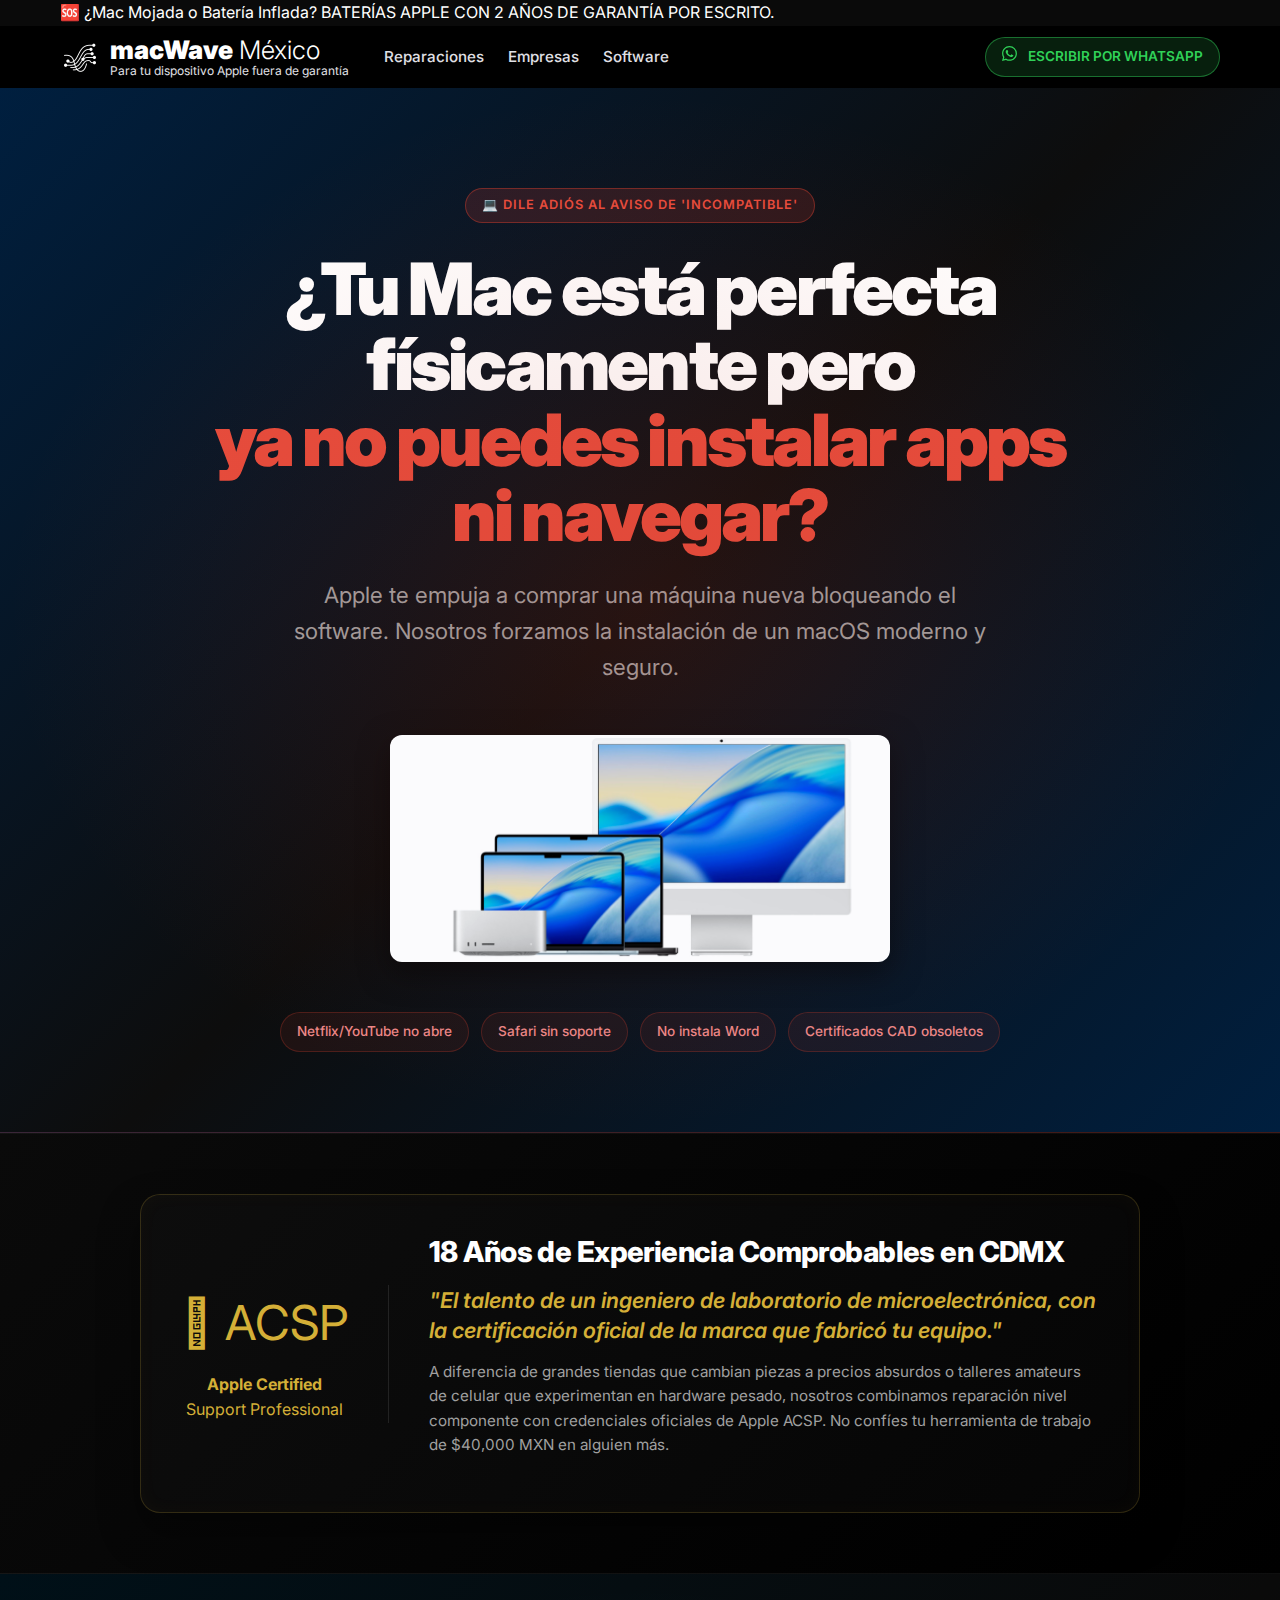
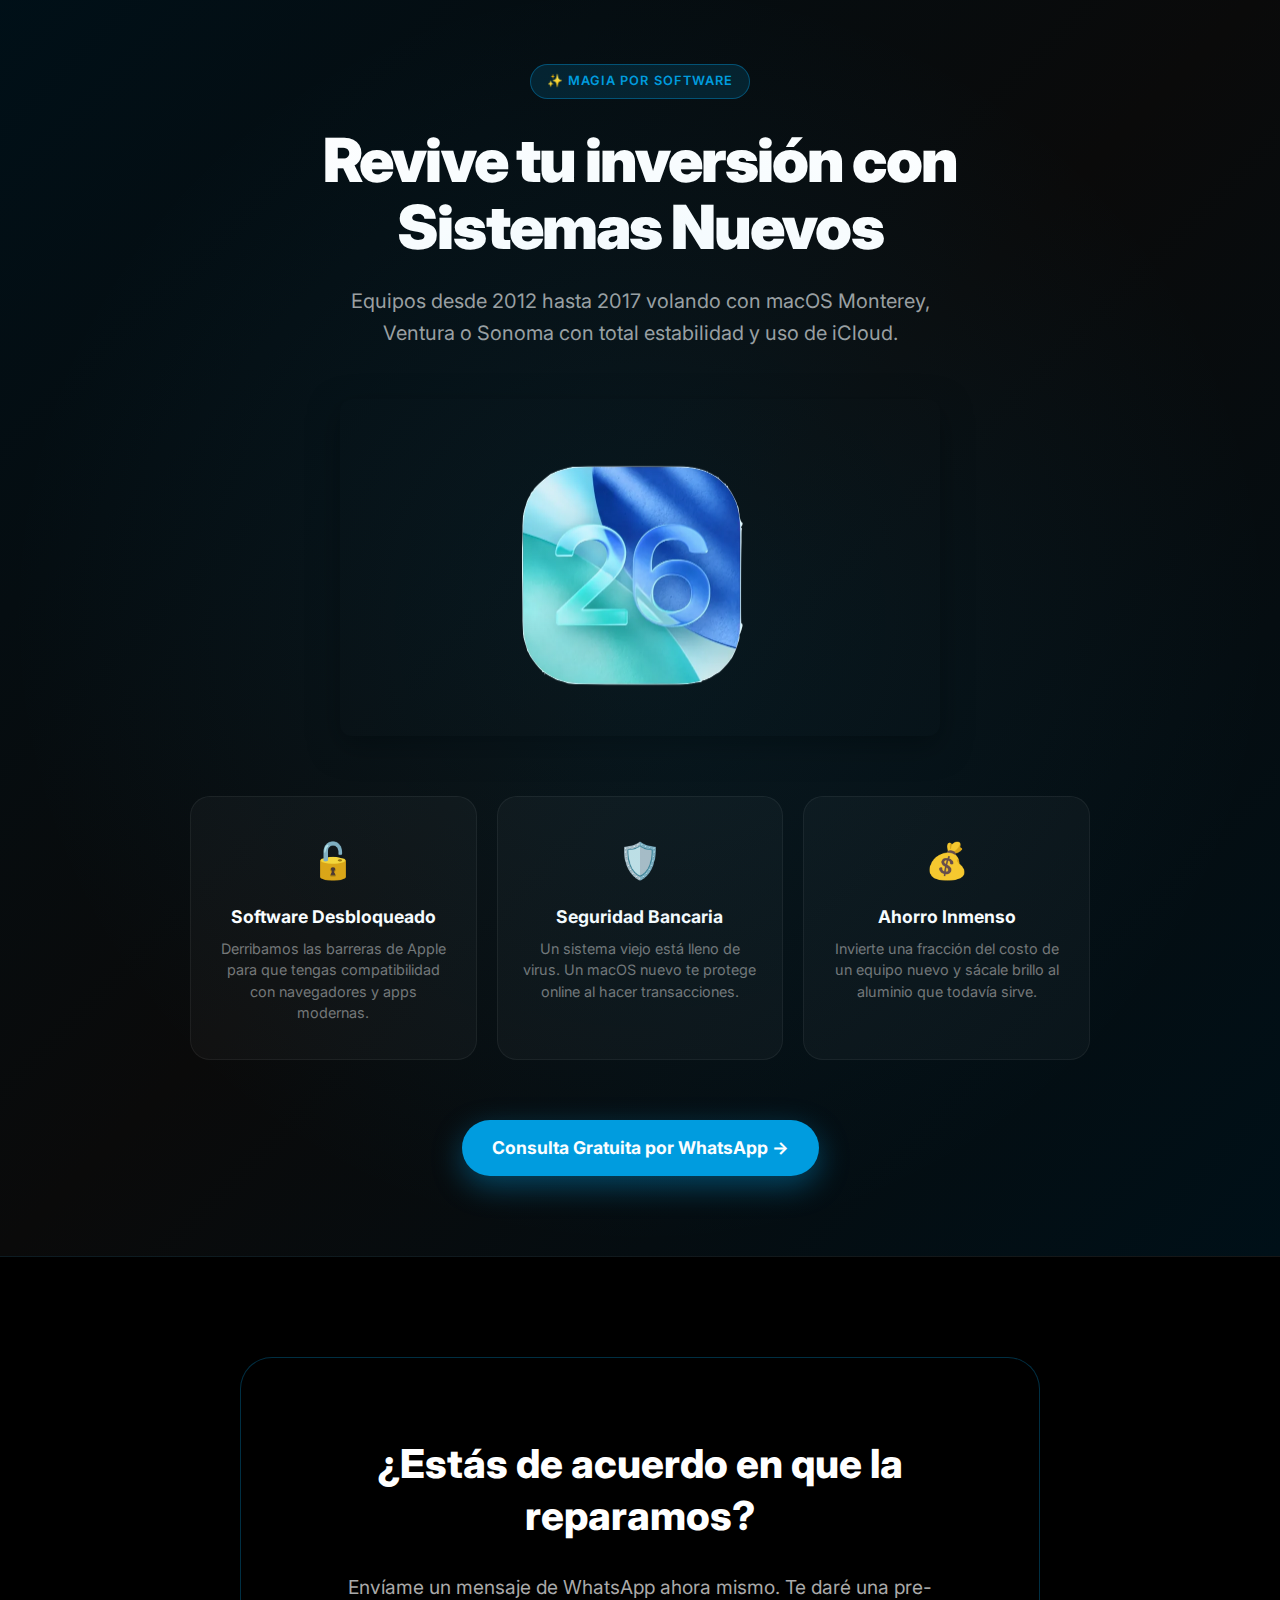
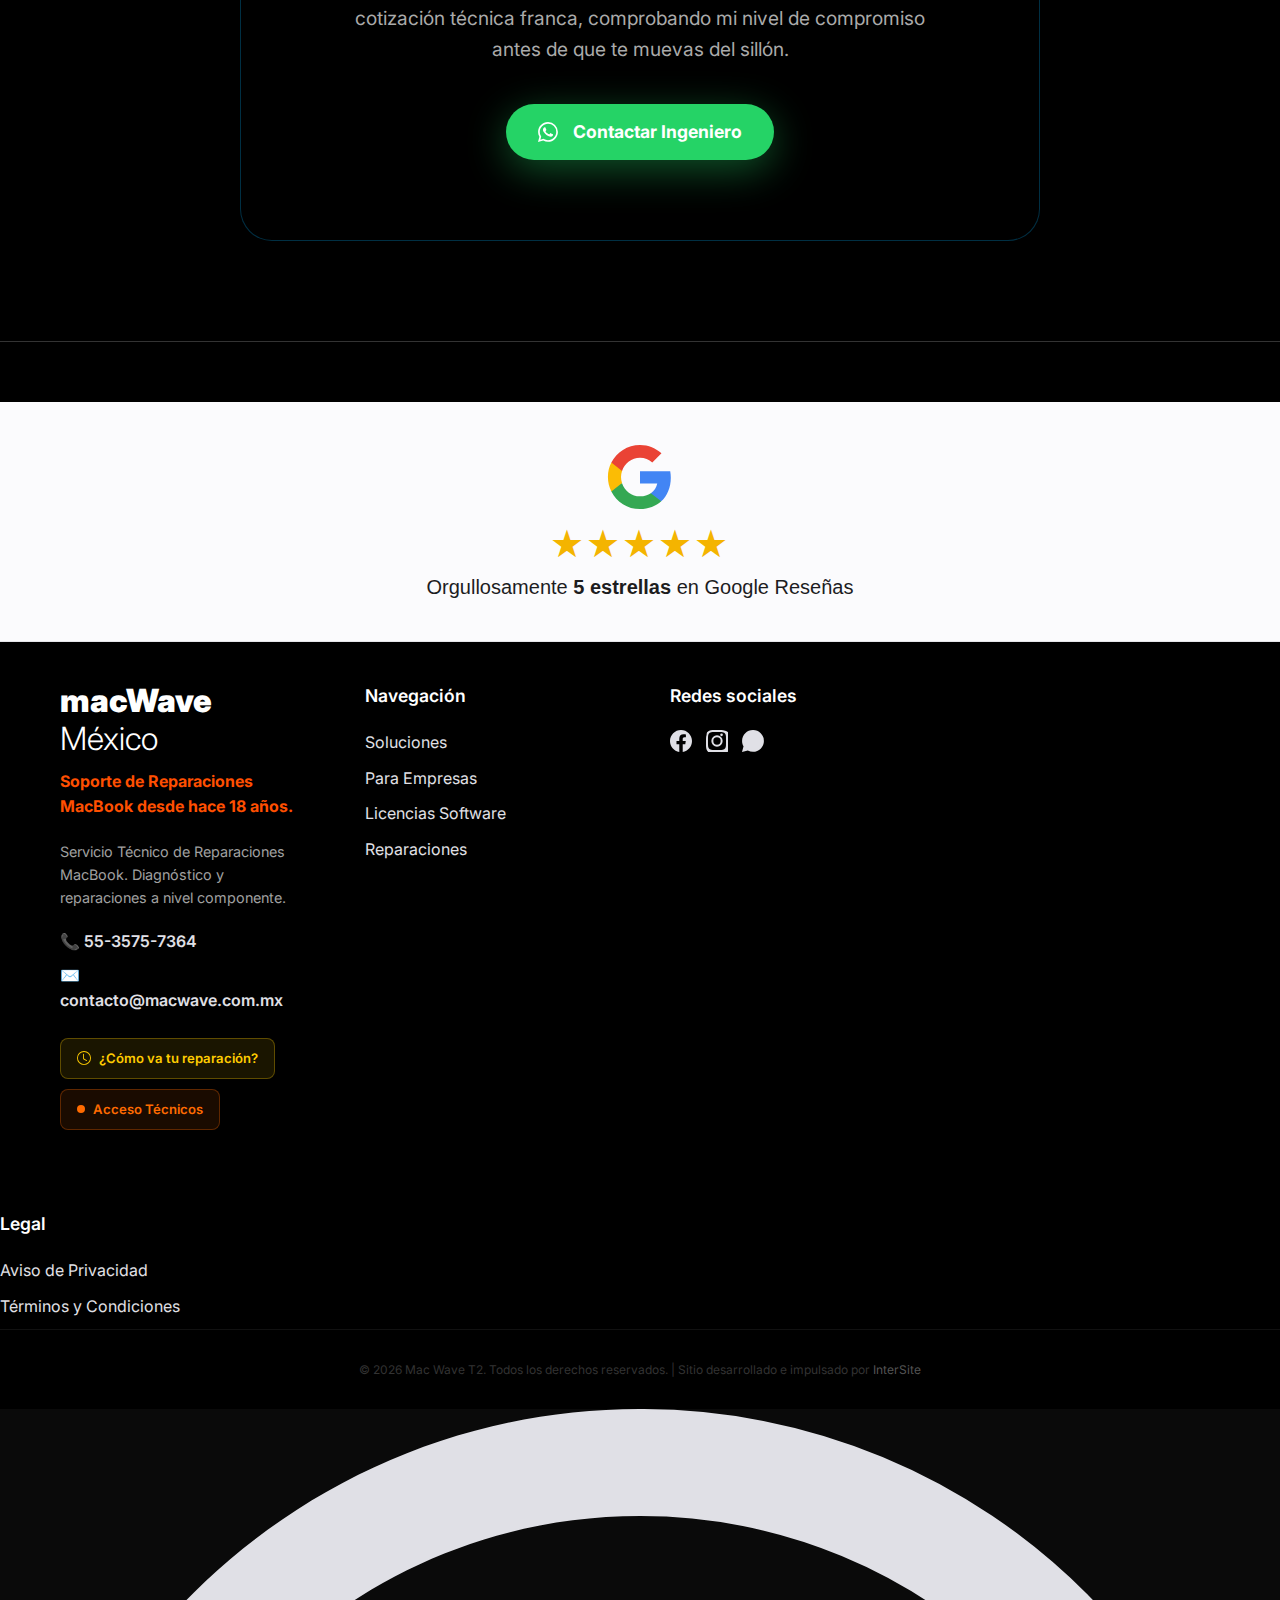
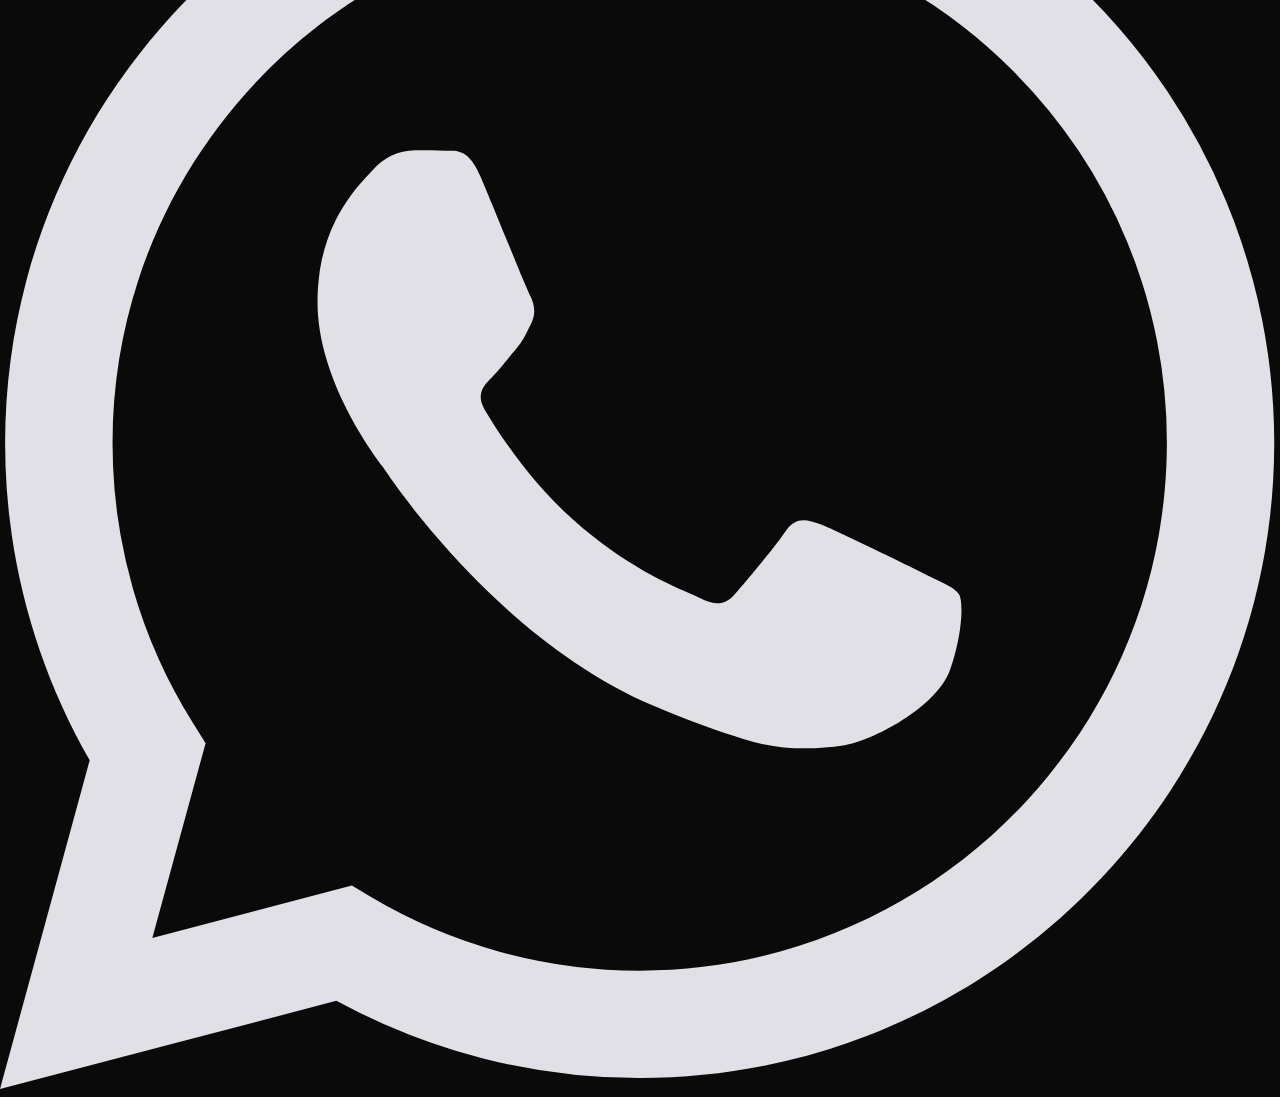
<file: actualizar-mac-os-vieja.html>
<!DOCTYPE html>
<html lang="es-MX">

<head>
    <link rel="canonical" href="https://macwave.com.mx/actualizar-mac-os-vieja">
    <meta charset="UTF-8">
    <meta name="viewport" content="width=device-width, initial-scale=1.0, viewport-fit=cover">

    <title>🚀 Actualizar macOS en Mac Antigua | Revive tu equipo | macWave</title>

    <meta name="description" content="¿Tu Mac ya no descarga Chrome o Office? Actualizamos sistemas operativos bloqueados por Apple a versiones modernas (Monterey, Sonoma) para darle 5 años más de vida.">
    <meta name="keywords"
        content="reparación mac cdmx, macbook pro, macbook air, imac, batería macbook cdmx, mac mojada cdmx, tarjeta lógica macbook, nivel componente, polanco, santa fe">
    <meta name="robots" content="index, follow, max-image-preview:large, max-snippet:-1, max-video-preview:-1">
    <meta name="author" content="macWave México">
    <meta name="geo.region" content="MX-CMX">

    <!-- Open Graph -->
    <meta property="og:type" content="website">
    <meta property="og:title" content="Servicios de Reparación Especializada Mac en CDMX | macWave">
    <meta property="og:description"
        content="Rescatamos tu Mac cuando otros dicen 'No tiene arreglo'. Reparación a nivel componente y baterías con 2 años de garantía.">
    <meta property="og:url" content="https://macwave.com.mx/actualizar-mac-os-vieja">
    <meta property="og:image" content="https://macwave.com.mx/images/mac_board_repair.png">
    <meta property="og:site_name" content="macWave México">

    <!-- Structured Data (Sincronizado con Index) -->
    <!-- Structured Data (JSON-LD) for SEO -->
    <script type="application/ld+json">
    {
      "@context": "https://schema.org",
      "@graph": [
      {
        "@type": "BreadcrumbList",
        "@id": "https://macwave.com.mx/actualizar-mac-os-vieja#breadcrumb",
        "itemListElement": [
          {
            "@type": "ListItem",
            "position": 1,
            "item": {
              "@id": "https://macwave.com.mx/",
              "name": "Inicio"
            }
          },
          {
            "@type": "ListItem",
            "position": 2,
            "item": {
              "@id": "https://macwave.com.mx/actualizar-mac-os-vieja",
              "name": "Actualizar Mac Os Vieja"
            }
          }
        ]
      },
        {
          "@type": "LocalBusiness",
          "@id": "https://macwave.com.mx/#localbusiness",
          "name": "macWave México - Reparación Mac Nivel Componente",
          "image": "https://macwave.com.mx/images/logo_dashboard_white.png",
          "description": "Especialistas en reparación Mac a nivel componente en CDMX. Más de 18 años de éxito rescatando equipos que otros dan por perdidos. Baterías con 2 años de garantía.",
          "url": "https://macwave.com.mx/",
          "telephone": "+525535757364",
          "priceRange": "$$",
          "address": {
            "@type": "PostalAddress",
            "streetAddress": "Servicio en Sitio y Recolección en CDMX",
            "addressLocality": "Ciudad de México",
            "addressRegion": "CDMX",
            "postalCode": "11560",
            "addressCountry": "MX"
          },
          "areaServed": ["Polanco", "Interlomas", "Santa Fe", "Bosques de las Lomas", "Lomas de Chapultepec", "CDMX"]
        },
        {
          "@type": "Product",
          "@id": "https://macwave.com.mx/actualizar-mac-os-vieja#product",
          "mainEntityOfPage": { "@id": "https://macwave.com.mx/actualizar-mac-os-vieja#webpage" },
          "name": "Reparación Especializada Mac CDMX",
          "image": "https://macwave.com.mx/images/logo_dashboard_white.png",
          "description": "Reparación técnica de tarjetas lógicas, pantallas, teclados y baterías para MacBook Pro, Air e iMac con 2 años de garantía.",
          "sku": "MW-REP-002",
          "brand": {
            "@type": "Brand",
            "name": "Apple"
          },
          "offers": {
            "@type": "AggregateOffer",
            "priceCurrency": "MXN",
            "lowPrice": "1499",
            "highPrice": "12999",
            "offerCount": "20",
            "availability": "https://schema.org/InStock",
            "priceValidUntil": "2026-12-31",
            "hasMerchantReturnPolicy": {
              "@type": "MerchantReturnPolicy",
              "applicableCountry": "MX",
              "returnPolicyCategory": "https://schema.org/MerchantReturnFiniteReturnPeriod",
              "merchantReturnDays": "30",
              "returnMethod": "https://schema.org/ReturnInStore",
              "returnFees": "https://schema.org/FreeReturn"
            },
            "shippingDetails": {
              "@type": "OfferShippingDetails",
              "shippingRate": {
                "@type": "MonetaryAmount",
                "value": "0",
                "currency": "MXN"
              },
              "shippingDestination": {
                "@type": "DefinedRegion",
                "addressCountry": "MX"
              },
              "deliveryTime": {
                "@type": "ShippingDeliveryTime",
                "handlingTime": {
                  "@type": "QuantitativeValue",
                  "minValue": "0",
                  "maxValue": "1",
                  "unitCode": "DAY"
                },
                "transitTime": {
                  "@type": "ShippingDeliveryTime",
                  "minValue": "1",
                  "maxValue": "3",
                  "unitCode": "DAY"
                }
              }
            }
          },
          "aggregateRating": {
            "@type": "AggregateRating",
            "ratingValue": "5",
            "reviewCount": "150"
          },
          "review": {
            "@type": "Review",
            "reviewRating": {
              "@type": "Rating",
              "ratingValue": "5"
            },
            "author": {
              "@type": "Person",
              "name": "Cliente Satisfecho"
            },
            "reviewBody": "Excelente servicio de reparación para mi MacBook. Todo quedó como nuevo."
          }
        }
      ]
    }
    </script>

    <link rel="icon" type="image/png" href="https://macwave.com.mx/images/favicon1.png">
    <meta name="theme-color" content="#000000">
    <script async src="https://www.googletagmanager.com/gtag/js?id=G-JENWM4W22D"></script>
    <script>
        window.dataLayer = window.dataLayer || [];
        function gtag() { dataLayer.push(arguments); }
        gtag('js', new Date());
        gtag('config', 'G-JENWM4W22D');
    </script>

    <link rel="preconnect" href="https://fonts.googleapis.com">
    <link rel="preconnect" href="https://fonts.gstatic.com" crossorigin>
    <link href="https://fonts.googleapis.com/css2?family=Inter:wght@300;400;500;600;700;800;900&display=swap"
        rel="stylesheet">
    <link rel="stylesheet" href="style.css?v=26.2.0">

    <script>
        function toggleMobileMenu(e) {
            if (e) { e.preventDefault(); e.stopPropagation(); }
            var body = document.body;
            var btn = document.getElementById('mobile-menu-toggle');
            var isNowActive = body.classList.toggle('menu-active');
            if (btn) { if (isNowActive) btn.classList.add('active'); else btn.classList.remove('active'); }
        }
    </script>

    <style>
        :root {
            --pain-red: #c0392b;
            --pain-red-dark: #7b241c;
            --solution-blue: #009CDF;
            --solution-green: #2ecc71;
            --solution-orange: #f39c12;
            --solution-purple: #9b59b6;
            --bg-dark: #0a0a0a;
            --bg-card: #111111;
            --text-primary: #ffffff;
            --text-muted: #a0a0a0;
        }

        * {
            box-sizing: border-box;
            margin: 0;
            padding: 0;
        }

        body {
            font-family: 'Inter', -apple-system, BlinkMacSystemFont, sans-serif;
            background: var(--bg-dark);
            color: var(--text-primary);
            overflow-x: hidden;
        }

        /* ── PAIN HERO SECTION ── */
        .pain-hero {
            background: linear-gradient(135deg, #1a0000 0%, #0d0d0d 50%, #1a0000 100%);
            padding: 100px 20px 80px;
            text-align: center;
            position: relative;
            overflow: hidden;
            border-bottom: 1px solid rgba(192, 57, 43, 0.3);
        }

        .pain-hero::before {
            content: '';
            position: absolute;
            top: 0;
            left: 0;
            right: 0;
            bottom: 0;
            background: radial-gradient(ellipse at center, rgba(192, 57, 43, 0.15) 0%, transparent 70%);
            pointer-events: none;
        }

        .pain-badge {
            display: inline-flex;
            align-items: center;
            gap: 8px;
            background: rgba(192, 57, 43, 0.2);
            border: 1px solid rgba(192, 57, 43, 0.5);
            color: #e74c3c;
            padding: 6px 16px;
            border-radius: 100px;
            font-size: 0.8rem;
            font-weight: 600;
            letter-spacing: 0.08em;
            text-transform: uppercase;
            margin-bottom: 28px;
        }

        .pain-title {
            font-size: clamp(2.2rem, 7vw, 4.5rem);
            font-weight: 900;
            line-height: 1.05;
            letter-spacing: -0.04em;
            color: #ffffff;
            max-width: 900px;
            margin: 0 auto 24px;
        }

        .pain-title span {
            color: #e74c3c;
            display: block;
        }

        .pain-subtitle {
            font-size: clamp(1.1rem, 2.5vw, 1.4rem);
            color: var(--text-muted);
            max-width: 700px;
            margin: 0 auto 50px;
            line-height: 1.6;
        }

        /* Warning Symptoms */
        .warning-symptoms {
            display: flex;
            flex-wrap: wrap;
            gap: 12px;
            justify-content: center;
            max-width: 800px;
            margin: 50px auto 0;
        }

        .symptom-tag {
            background: rgba(192, 57, 43, 0.1);
            border: 1px solid rgba(192, 57, 43, 0.3);
            color: #e88;
            padding: 8px 16px;
            border-radius: 100px;
            font-size: 0.85rem;
            font-weight: 500;
        }

        /* ── HUB SECTIONS ── */
        .hub-section {
            padding: 90px 20px 80px;
            text-align: center;
            position: relative;
            overflow: hidden;
            border-bottom: 1px solid rgba(255, 255, 255, 0.05);
        }

        /* Blue Theme (Logic Board) */
        .hub-section.blue-theme {
            background: linear-gradient(135deg, #001018 0%, #0a0a0a 50%, #001018 100%);
        }

        .hub-section.blue-theme::before {
            content: '';
            position: absolute;
            inset: 0;
            background: radial-gradient(ellipse at center, rgba(0, 156, 223, 0.1) 0%, transparent 70%);
            pointer-events: none;
        }

        /* Green Theme (Battery) */
        .hub-section.green-theme {
            background: linear-gradient(135deg, #001a0d 0%, #0a0a0a 50%, #001a0d 100%);
        }

        .hub-section.green-theme::before {
            content: '';
            position: absolute;
            inset: 0;
            background: radial-gradient(ellipse at center, rgba(46, 204, 113, 0.1) 0%, transparent 70%);
            pointer-events: none;
        }

        /* Orange Theme (Liquid) */
        .hub-section.orange-theme {
            background: linear-gradient(135deg, #1a0f00 0%, #0a0a0a 50%, #1a0f00 100%);
        }

        .hub-section.orange-theme::before {
            content: '';
            position: absolute;
            inset: 0;
            background: radial-gradient(ellipse at center, rgba(243, 156, 18, 0.1) 0%, transparent 70%);
            pointer-events: none;
        }

        /* Purple Theme (Upgrades) */
        .hub-section.purple-theme {
            background: linear-gradient(135deg, #0d001a 0%, #0a0a0a 50%, #0d001a 100%);
        }

        .hub-section.purple-theme::before {
            content: '';
            position: absolute;
            inset: 0;
            background: radial-gradient(ellipse at center, rgba(155, 89, 182, 0.1) 0%, transparent 70%);
            pointer-events: none;
        }

        .hub-badge {
            display: inline-flex;
            align-items: center;
            gap: 8px;
            padding: 6px 16px;
            border-radius: 100px;
            font-size: 0.8rem;
            font-weight: 600;
            letter-spacing: 0.08em;
            text-transform: uppercase;
            margin-bottom: 28px;
        }

        /* Badge Variants */
        .badge-blue {
            background: rgba(0, 156, 223, 0.15);
            border: 1px solid rgba(0, 156, 223, 0.4);
            color: #009CDF;
        }

        .badge-green {
            background: rgba(46, 204, 113, 0.15);
            border: 1px solid rgba(46, 204, 113, 0.4);
            color: #2ecc71;
        }

        .badge-orange {
            background: rgba(243, 156, 18, 0.15);
            border: 1px solid rgba(243, 156, 18, 0.4);
            color: #f39c12;
        }

        .badge-purple {
            background: rgba(155, 89, 182, 0.15);
            border: 1px solid rgba(155, 89, 182, 0.4);
            color: #9b59b6;
        }

        .hub-title {
            font-size: clamp(2rem, 5.5vw, 3.8rem);
            font-weight: 900;
            line-height: 1.1;
            letter-spacing: -0.03em;
            color: #ffffff;
            max-width: 800px;
            margin: 0 auto 24px;
        }

        .hub-subtitle {
            font-size: clamp(1rem, 2.5vw, 1.25rem);
            color: var(--text-muted);
            max-width: 620px;
            margin: 0 auto 50px;
            line-height: 1.6;
        }

        /* Feature Cards */
        .features-grid {
            display: grid;
            grid-template-columns: repeat(3, 1fr);
            gap: 20px;
            max-width: 900px;
            margin: 0 auto 60px;
        }

        .feature-card {
            background: rgba(255, 255, 255, 0.03);
            border: 1px solid rgba(255, 255, 255, 0.06);
            border-radius: 20px;
            padding: 35px 25px;
            text-align: center;
            transition: transform 0.2s, border-color 0.2s;
        }

        .feature-card:hover {
            transform: translateY(-5px);
            border-color: rgba(255, 255, 255, 0.15);
        }

        .feature-icon {
            font-size: 2.2rem;
            margin-bottom: 18px;
            display: block;
        }

        .feature-card h3 {
            font-size: 1.1rem;
            font-weight: 700;
            color: #fff;
            margin-bottom: 10px;
        }

        .feature-card p {
            font-size: 0.9rem;
            color: #777;
            line-height: 1.5;
        }

        /* Hub CTA Buttons */
        .hub-cta {
            display: inline-flex;
            align-items: center;
            gap: 10px;
            padding: 10px 22px;
            border-radius: 100px;
            font-size: 0.95rem;
            font-weight: 700;
            text-decoration: none;
            transition: all 0.3s ease;
        }

        .hub-cta:hover {
            transform: translateY(-2px);
            box-shadow: 0 4px 15px rgba(0, 0, 0, 0.2);
        }

        .cta-blue {
            background: #009CDF;
            color: #fff;
            box-shadow: 0 10px 30px rgba(0, 156, 223, 0.4);
        }

        .cta-green {
            background: #2ecc71;
            color: #fff;
            box-shadow: 0 10px 30px rgba(46, 204, 113, 0.4);
        }

        .cta-orange {
            background: #f39c12;
            color: #fff;
            box-shadow: 0 10px 30px rgba(243, 156, 18, 0.4);
        }

        .cta-purple {
            background: #9b59b6;
            color: #fff;
            box-shadow: 0 10px 30px rgba(155, 89, 182, 0.4);
        }

        /* TRUST SECTION FUTURISTIC */
        .trust-section {
            padding: 100px 20px;
            background: #000;
            text-align: center;
            position: relative;
            overflow: hidden;
        }
        .trust-grid {
            display: grid;
            grid-template-columns: repeat(auto-fit, minmax(280px, 1fr));
            gap: 30px;
            max-width: 1100px;
            margin: 0 auto;
        }
        .trust-card {
            background: rgba(255, 255, 255, 0.03);
            border: 1px solid rgba(0, 113, 227, 0.15);
            border-radius: 24px;
            padding: 50px 30px;
            text-align: center;
            transition: all 0.5s cubic-bezier(0.23, 1, 0.32, 1);
            position: relative;
            overflow: hidden;
            backdrop-filter: blur(10px);
            -webkit-backdrop-filter: blur(10px);
        }
        .trust-card:hover {
            background: rgba(0, 113, 227, 0.08);
            border-color: #0071e3;
            transform: translateY(-12px);
            box-shadow: 0 25px 60px rgba(0, 0, 0, 0.5), 0 0 30px rgba(0, 113, 227, 0.2);
        }
        .trust-icon {
            font-size: 3rem;
            margin-bottom: 25px;
            display: block;
            filter: drop-shadow(0 0 15px rgba(0, 113, 227, 0.6));
            animation: drift 4s ease-in-out infinite;
        }
        @keyframes drift {
            0%, 100% { transform: translateY(0); }
            50% { transform: translateY(-10px); }
        }
        .trust-card h4 {
            font-size: 1.35rem; font-weight: 800; color: #fff; margin-bottom: 15px;
            letter-spacing: -0.01em; text-transform: uppercase;
            text-shadow: 0 0 10px rgba(0, 113, 227, 0.3);
        }
        .trust-card p { font-size: 0.95rem; color: #b0b0b5; line-height: 1.7; margin: 0; }
        .trust-card::after {
            content: ""; position: absolute; bottom: 0; left: 0; width: 100%; height: 3px;
            background: linear-gradient(90deg, transparent, #0071e3, transparent);
            transform: scaleX(0); transition: transform 0.6s ease;
        }
        .trust-card:hover::after { transform: scaleX(1); }

        /* Final HUB CTA Box */
        .cta-box {
            background: linear-gradient(135deg, #001a2e 0%, #001018 100%);
            border: 1px solid rgba(0, 156, 223, 0.3);
            border-radius: 32px;
            padding: 70px 40px;
            max-width: 800px;
            margin: 60px auto;
            text-align: center;
        }

        .cta-box h2 {
            font-size: clamp(2rem, 5vw, 3.2rem);
            margin-bottom: 20px;
            font-weight: 800;
        }

        .cta-box p {
            color: #888;
            font-size: 1.1rem;
            margin-bottom: 40px;
        }

        .cta-wa-hub {
            background: #25D366;
            color: #fff;
            padding: 14px 32px;
            border-radius: 100px;
            font-size: 1.1rem;
            font-weight: 700;
            text-decoration: none;
            display: inline-flex;
            align-items: center;
            gap: 15px;
            box-shadow: 0 10px 40px rgba(37, 211, 102, 0.4);
            transition: transform 0.2s;
        }

        .cta-wa-hub:hover {
            transform: scale(1.05);
        }

        @media (max-width: 900px) {

            .features-grid,
            .trust-grid {
                grid-template-columns: 1fr;
                gap: 30px;
            }
        }
    
/* ACSP AUTHORITY BLOCK */
.acsp-authority-block {
    background: linear-gradient(135deg, #0a0a0a 0%, #000 100%);
    border-top: 1px solid rgba(255,255,255,0.05);
    border-bottom: 1px solid rgba(255,255,255,0.05);
    padding: 60px 20px;
}
.acsp-container {
    max-width: 1000px;
    margin: 0 auto;
    display: flex;
    align-items: center;
    gap: 40px;
    background: rgba(255,255,255,0.02);
    border: 1px solid rgba(212, 175, 55, 0.2);
    border-radius: 20px;
    padding: 40px;
    box-shadow: 0 20px 40px rgba(0,0,0,0.4), inset 0 0 20px rgba(212, 175, 55, 0.03);
    transition: transform 0.3s ease;
}
.acsp-container:hover {
    transform: translateY(-5px);
    border-color: rgba(212, 175, 55, 0.4);
}
.acsp-badge {
    text-align: center;
    color: #d4af37;
    border-right: 1px solid rgba(255,255,255,0.1);
    padding-right: 40px;
    flex-shrink: 0;
}
.acsp-text h3 {
    color: #fff;
    font-size: 1.8rem;
    margin-bottom: 15px;
    font-weight: 800;
    letter-spacing: -0.02em;
}
.acsp-text p {
    color: #d4af37;
    font-size: 1.35rem;
    font-style: italic;
    font-weight: 600;
    line-height: 1.4;
    margin-bottom: 15px;
}
.acsp-text .acsp-sub {
    color: #a0a0a0;
    font-size: 0.95rem;
    font-style: normal;
    font-weight: 400;
    line-height: 1.6;
}
@media(max-width: 768px) {
    .acsp-container { flex-direction: column; text-align: center; padding: 30px 20px; gap: 20px; }
    .acsp-badge { border-right: none; border-bottom: 1px solid rgba(255,255,255,0.1); padding-right: 0; padding-bottom: 25px; width: 100%; }
}

</style>
</head>

<body>

    <!-- Emergency Ticker Top Bar -->
    <div class="emergency-ticker">
        <div class="container">
            🆘 ¿Mac Mojada o Batería Inflada? BATERÍAS APPLE CON 2 AÑOS DE GARANTÍA POR ESCRITO.
        </div>
    </div>

    <header class="main-header">
        <div class="container header-content">

            <!-- Hamburguesa móvil -->
            <button class="mobile-menu-toggle" id="mobile-menu-toggle" aria-label="Abrir menú"
                onclick="toggleMobileMenu(event)">
                <span></span><span></span><span></span>
            </button>

            <!-- IZQUIERDA: Logo -->
            <div class="logo">
                <a href="index.html" class="logo-link">
                    <img src="./images/logo_dashboard_white.png" alt="Logo Mac Wave T2" class="logo-img">
                    <div class="logo-text-container">
                        <span class="logo-brand"><strong>macWave</strong> <span
                                style="font-weight: 300;">México</span></span>
                        <span class="logo-subtext">Para tu dispositivo Apple fuera de garantía</span>
                    </div>
                </a>
            </div>

            <!-- CENTRO: 3 enlaces -->
            <nav class="main-nav">
                <button class="mobile-nav-close" onclick="toggleMobileMenu(event)" aria-label="Cerrar menú">✕</button>

                <div class="mobile-menu-content">
                    <div class="mobile-nav-links">
                        <a href="reparaciones" class="nav-link" style="--i:1">Reparaciones</a>
                        <a href="empresas" class="nav-link" style="--i:2">Empresas</a>
                        <a href="software" class="nav-link" style="--i:3">Software</a>
                    </div>

                </div>
            </nav>





            <!-- DERECHA: Botón WhatsApp -->
            <div class="header-actions">
                <a href="https://wa.me/525535757364?text=Hola%20me%20ayudas%20a%20reparar%20mi%20Mac%3F" target="_blank"
                    rel="noopener noreferrer" class="cta-button header-cta"
                    style="background: rgba(48,209,88,0.15); color: #30D158; border: 1px solid rgba(48,209,88,0.45); padding: 8px 16px; font-size: 0.85rem; white-space: nowrap; text-decoration: none;"
                    onclick="gtag('event', 'whatsapp_click', { 'event_category': 'contact', 'event_label': 'header' });">
                    <svg xmlns="http://www.w3.org/2000/svg" width="15" height="15" fill="currentColor"
                        viewBox="0 0 16 16" style="margin-right:8px;">
                        <path
                            d="M13.601 2.326A7.854 7.854 0 0 0 7.994 0C3.627 0 .068 3.558.064 7.926c0 1.399.366 2.76 1.057 3.965L0 16l4.204-1.102a7.933 7.933 0 0 0 3.79.965h.004c4.368 0 7.926-3.558 7.93-7.93A7.898 7.898 0 0 0 13.6 2.326zM7.994 14.521a6.573 6.573 0 0 1-3.356-.92l-.24-.144-2.494.654.666-2.433-.156-.251a6.56 6.56 0 0 1-1.007-3.505c0-3.626 2.957-6.584 6.591-6.584a6.56 6.56 0 0 1 4.66 1.931 6.557 6.557 0 0 1 1.928 4.66c-.004 3.639-2.961 6.592-6.592 6.592zm3.615-4.934c-.197-.099-1.17-.578-1.353-.646-.182-.065-.315-.099-.445.099-.133.197-.513.646-.627.775-.114.133-.232.148-.43.05-.197-.1-.836-.308-1.592-.985-.59-.525-.985-1.175-1.103-1.372-.114-.198-.011-.304.088-.403.087-.088.197-.232.296-.346.1-.114.133-.198.198-.33.065-.134.034-.248-.015-.347-.05-.099-.445-1.076-.612-1.47-.16-.389-.323-.335-.445-.34-.114-.007-.247-.007-.38-.007a.729.729 0 0 0-.529.247c-.182.198-.691.677-.691 1.654 0 .977.71 1.916.81 2.049.098.133 1.394 2.132 3.383 2.992.47.205.84.326 1.129.418.475.152.904.129 1.246.08.38-.058 1.171-.48 1.338-.943.164-.464.164-.86.114-.943-.049-.084-.182-.133-.38-.232z" />
                    </svg>
                    Escribir por WhatsApp
                </a>
            </div>
        </div>
    </header>

    <main>
        <!-- PAIN HERO -->
        <section class="pain-hero" style="background: linear-gradient(135deg, #001f3f 0%, #0d0d0d 50%, #001f3f 100%)">
            <div class="pain-badge">💻 Dile adiós al aviso de 'Incompatible'</div>
            <h1 class="pain-title">¿Tu Mac está perfecta físicamente pero <span>ya no puedes instalar apps ni navegar?</span></h1>
            <p class="pain-subtitle">Apple te empuja a comprar una máquina nueva bloqueando el software. Nosotros forzamos la instalación de un macOS moderno y seguro.</p>

            
            <div class="pain-image-wrapper" style="max-width: 500px; margin: 40px auto; border-radius: 12px; overflow: hidden; box-shadow: 0 10px 30px rgba(0,0,0,0.5);">
                <img src="./images/computadoras.jpg" alt="Error en equipo Mac" style="width: 100%; display: block; filter: saturate(1.1) contrast(1.05);">
            </div>
            <div class="warning-symptoms">
                
            <span class="symptom-tag">Netflix/YouTube no abre</span>
            <span class="symptom-tag">Safari sin soporte</span>
            <span class="symptom-tag">No instala Word</span>
            <span class="symptom-tag">Certificados CAD obsoletos</span>
        
            </div>
        </section>

        
        <!-- ACSP AUTHORITY BLOCK -->
        <section class="acsp-authority-block">
            <div class="acsp-container">
                <div class="acsp-badge">
                    <span style="font-size: 3rem; display: block; margin-bottom:10px;"> ACSP</span>
                    <strong>Apple Certified</strong><br>Support Professional
                </div>
                <div class="acsp-text">
                    <h3>18 Años de Experiencia Comprobables en CDMX</h3>
                    <p>"El talento de un ingeniero de laboratorio de microelectrónica, con la certificación oficial de la marca que fabricó tu equipo."</p>
                    <p class="acsp-sub">A diferencia de grandes tiendas que cambian piezas a precios absurdos o talleres amateurs de celular que experimentan en hardware pesado, nosotros combinamos reparación nivel componente con credenciales oficiales de Apple ACSP. No confíes tu herramienta de trabajo de $40,000 MXN en alguien más.</p>
                </div>
            </div>
        </section>


        <!-- SEC: HUB -->
        <section class="hub-section blue-theme">
            <div class="hub-badge badge-blue">✨ Magia por Software</div>
            <h2 class="hub-title">Revive tu inversión con <span>Sistemas Nuevos</span></h2>
            <p class="hub-subtitle">Equipos desde 2012 hasta 2017 volando con macOS Monterey, Ventura o Sonoma con total estabilidad y uso de iCloud.</p>

            
            <div class="solution-image-wrapper" style="max-width: 600px; margin: 40px auto 60px auto; border-radius: 12px; overflow: hidden; box-shadow: 0 10px 30px rgba(0,0,0,0.5);">
                <img src="./images/ios26.png" alt="Reparacion solucion Mac" style="width: 100%; display: block;">
            </div>
            <div class="features-grid">
                
                <div class="feature-card">
                    <span class="feature-icon">🔓</span>
                    <h3>Software Desbloqueado</h3>
                    <p>Derribamos las barreras de Apple para que tengas compatibilidad con navegadores y apps modernas.</p>
                </div>
                <div class="feature-card">
                    <span class="feature-icon">🛡️</span>
                    <h3>Seguridad Bancaria</h3>
                    <p>Un sistema viejo está lleno de virus. Un macOS nuevo te protege online al hacer transacciones.</p>
                </div>
                <div class="feature-card">
                    <span class="feature-icon">💰</span>
                    <h3>Ahorro Inmenso</h3>
                    <p>Invierte una fracción del costo de un equipo nuevo y sácale brillo al aluminio que todavía sirve.</p>
                </div>
        
            </div>
            <a href="https://wa.me/525535757364" class="hub-cta cta-blue" style="font-size: 1.1rem; padding: 14px 30px;">Consulta Gratuita por WhatsApp →</a>
        </section>
        
        <!-- FINAL CTA HUB -->
        <section class="cta-final-hub" style="padding: 100px 20px; background: #000;">
            <div class="cta-box" style="padding: 80px 40px; max-width: 800px; margin: 0 auto; background: rgba(0,0,0,0.4);">
                <h2 style="margin-bottom: 30px; font-size: 2.5rem; line-height: 1.3;">¿Estás de acuerdo en que la reparamos?</h2>
                <p style="margin-bottom: 40px; font-size: 1.2rem; line-height: 1.6; max-width: 600px; margin-left: auto; margin-right: auto; color:#aaa;">
                    Envíame un mensaje de WhatsApp ahora mismo. Te daré una pre-cotización técnica franca, comprobando mi nivel de compromiso antes de que te muevas del sillón.
                </p>
                <a href="https://wa.me/525535757364" target="_blank" class="cta-wa-hub">
                    <svg xmlns="http://www.w3.org/2000/svg" width="20" height="20" fill="currentColor" viewBox="0 0 16 16">
                        <path d="M13.601 2.326A7.854 7.854 0 0 0 7.994 0C3.627 0 .068 3.558.064 7.926c0 1.399.366 2.76 1.057 3.965L0 16l4.204-1.102a7.933 7.933 0 0 0 3.79.965h.004c4.368 0 7.926-3.558 7.93-7.93A7.898 7.898 0 0 0 13.6 2.326zM7.994 14.521a6.573 6.573 0 0 1-3.356-.92l-.24-.144-2.494.654.666-2.433-.156-.251a6.56 6.56 0 0 1-1.007-3.505c0-3.626 2.957-6.584 6.591-6.584a6.56 6.56 0 0 1 4.66 1.931 6.557 6.557 0 0 1 1.928 4.66c-.004 3.639-2.961 6.592-6.592 6.592zm3.615-4.934c-.197-.099-1.17-.578-1.353-.646-.182-.065-.315-.099-.445.099-.133.197-.513.646-.627.775-.114.133-.232.148-.43.05-.197-.1-.836-.308-1.592-.985-.59-.525-.985-1.175-1.103-1.372-.114-.198-.011-.304.088-.403.087-.088.197-.232.296-.346.1-.114.133-.198.198-.33.065-.134.034-.248-.015-.347-.05-.099-.445-1.076-.612-1.47-.16-.389-.323-.335-.445-.34-.114-.007-.247-.007-.38-.007a.729.729 0 0 0-.529.247c-.182.198-.691.677-.691 1.654 0 .977.71 1.916.81 2.049.098.133 1.394 2.132 3.383 2.992.47.205.84.326 1.129.418.475.152.904.129 1.246.08.38-.058 1.171-.48 1.338-.943.164-.464.164-.86.114-.943-.049-.084-.182-.133-.38-.232z"/>
                    </svg>
                    Contactar Ingeniero
                </a>
            </div>
        </section>
    </main>

    <footer class="main-footer">
        <!-- Sección de Google Reseñas -->
        <div class="footer-google-reviews"
            style="background: #fbfbfd; text-align: center; padding: 40px 20px; font-family: -apple-system, BlinkMacSystemFont, 'Segoe UI', Roboto, Helvetica, Arial, sans-serif; border-bottom: 1px solid #e5e5ea; margin-top: 0; margin-bottom: 0;">
            <div style="margin-bottom: 5px;">
                <svg viewBox="0 0 24 24" xmlns="http://www.w3.org/2000/svg"
                    style="width: 70px; height: 70px; display: inline-block;">
                    <path
                        d="M22.56 12.25c0-.78-.07-1.53-.2-2.25H12v4.26h5.92c-.26 1.37-1.04 2.53-2.21 3.31v2.77h3.57c2.08-1.92 3.28-4.74 3.28-8.09z"
                        fill="#4285F4" />
                    <path
                        d="M12 23c2.97 0 5.46-.98 7.28-2.66l-3.57-2.77c-.98.66-2.23 1.06-3.71 1.06-2.86 0-5.29-1.93-6.16-4.53H2.18v2.84C3.99 20.53 7.7 23 12 23z"
                        fill="#34A853" />
                    <path
                        d="M5.84 14.09c-.22-.66-.35-1.36-.35-2.09s.13-1.43.35-2.09V7.07H2.18C1.43 8.55 1 10.22 1 12s.43 3.45 1.18 4.93l3.66-2.84z"
                        fill="#FBBC05" />
                    <path
                        d="M12 5.38c1.62 0 3.06.56 4.21 1.66l3.15-3.15C17.45 2.09 14.97 1 12 1 7.7 1 3.99 3.47 2.18 7.07l3.66 2.84c.87-2.6 3.3-4.53 6.16-4.53z"
                        fill="#EA4335" />
                </svg>
            </div>

            <div style="color: #F4B400; font-size: 38px; line-height: 1; margin-bottom: 10px; letter-spacing: 2px;">
                ★★★★★
            </div>

            <p
                style="color: #1d1d1f; font-size: 1.25rem; font-weight: 500; max-width: 600px; margin: 0 auto; line-height: 1.4;">
                Orgullosamente <strong style="font-weight: 700;">5 estrellas</strong> en Google Reseñas
            </p>
        </div>

        </div>

        <div class="container footer-grid" style="margin-top: 40px;">
            <div class="footer-col brand-info">
                <h3 style="font-size: 2em; color: var(--text-primary); margin-bottom: 10px;"><strong>macWave</strong>
                    <span style="font-weight: 300;">México</span>
                </h3>
                <p class="tagline"
                    style="font-style: normal; color: var(--accent-orange); font-weight: 700; margin-bottom: 20px;">
                    Soporte de Reparaciones MacBook desde hace 18 años.</p>
                <p style="font-size: 0.9em; color: var(--text-muted);">Servicio Técnico de Reparaciones MacBook.
                    Diagnóstico y reparaciones a nivel componente.</p>
                <p style="margin-top: 20px; font-weight: 600;">
                    <a href="tel:5535757364"
                        style="color: inherit; text-decoration: none; display: block; margin-bottom: 8px;">📞
                        55-3575-7364</a>
                    <a href="mailto:contacto@macwave.com.mx"
                        style="color: inherit; text-decoration: none; display: block;">✉️ contacto@macwave.com.mx</a>
                </p>

                <!-- Botones de acceso interno en el footer -->
                <div style="margin-top: 24px; display: flex; flex-direction: column; gap: 10px;">
                    <a href="status-ods"
                        style="display: inline-flex; align-items: center; gap: 8px; padding: 9px 16px; border-radius: 8px; background: rgba(255, 204, 0, 0.1); color: #ffcc00; border: 1px solid rgba(255, 204, 0, 0.3); font-size: 0.82rem; font-weight: 600; text-decoration: none; width: fit-content;">
                        <svg xmlns="http://www.w3.org/2000/svg" width="14" height="14" fill="currentColor"
                            viewBox="0 0 16 16">
                            <path d="M8 15A7 7 0 1 1 8 1a7 7 0 0 1 0 14zm0 1A8 8 0 1 0 8 0a8 8 0 0 0 0 16z" />
                            <path
                                d="M7.5 3a.5.5 0 0 1 .5.5v5.21l3.247 1.856a.5.5 0 0 1-.494.868l-3.5-2A.5.5 0 0 1 7 9V3.5a.5.5 0 0 1 .5-.5z" />
                        </svg>
                        ¿Cómo va tu reparación?
                    </a>
                    <a href="tecnicos"
                        style="display: inline-flex; align-items: center; gap: 8px; padding: 9px 16px; border-radius: 8px; background: rgba(255, 107, 0, 0.1); color: #ff6b00; border: 1px solid rgba(255, 107, 0, 0.3); font-size: 0.82rem; font-weight: 600; text-decoration: none; width: fit-content;">
                        <span
                            style="width:8px; height:8px; border-radius:50%; background:#ff6b00; display:inline-block;"></span>
                        Acceso Técnicos
                    </a>
                </div>
            </div>

            <div class="footer-col">
                <h4>Navegación</h4>
                <ul>
                    <li><a href="#soluciones">Soluciones</a></li>
                    <li><a href="empresas">Para Empresas</a></li>
                    <li><a href="software">Licencias Software</a></li>
                    <li><a href="reparaciones">Reparaciones</a></li>
                </ul>
            </div>

            <div class="footer-col">
                <h4>Redes sociales</h4>
                <div style="display:flex; align-items:center; gap:14px;">
                    <a href="https://www.facebook.com/macwavet2" target="_blank" rel="noopener noreferrer"
                        aria-label="Facebook" style="color: inherit;">
                        <svg xmlns="http://www.w3.org/2000/svg" width="22" height="22" fill="currentColor"
                            viewBox="0 0 16 16">
                            <path
                                d="M16 8.049C16 3.604 12.418 0 8 0S0 3.604 0 8.049C0 12.068 2.925 15.398 6.75 16v-5.625H4.719V8.049H6.75V6.275c0-2.017 1.195-3.131 3.022-3.131.875 0 1.79.158 1.79.158v1.98h-1.008c-.994 0-1.303.621-1.303 1.258v1.509h2.219l-.355 2.326H9.25V16C13.075 15.398 16 12.068 16 8.049z" />
                        </svg>
                    </a>
                    <a href="https://www.instagram.com/macwavet2" target="_blank" rel="noopener noreferrer"
                        aria-label="Instagram" style="color: inherit;">
                        <svg xmlns="http://www.w3.org/2000/svg" width="22" height="22" fill="currentColor"
                            viewBox="0 0 16 16">
                            <path
                                d="M8 0C5.829 0 5.556.01 4.703.048 3.85.088 3.27.222 2.76.42a5.4 5.4 0 0 0-1.95 1.27A5.4 5.4 0 0 0 .42 3.64c-.198.51-.332 1.09-.372 1.943C.01 6.436 0 6.709 0 8.88c0 2.17.01 2.444.048 3.297.04.853.174 1.433.372 1.943.26.67.624 1.24 1.07 1.686a5.4 5.4 0 0 0 1.95 1.27c.51.198 1.09.332 1.943.372.853.038 1.126.048 3.297.048s2.444-.01 3.297-.048c.853-.04 1.433-.174 1.943-.372a5.4 5.4 0 0 0 1.95-1.27 5.4 5.4 0 0 0 1.27-1.95c.198-.51.332-1.09.372-1.943.038-.853.048-1.126.048-3.297s-.01-2.444-.048-3.297c-.04-.853-.174-1.433-.372-1.943a5.4 5.4 0 0 0-1.27-1.95A5.4 5.4 0 0 0 13.24.42c-.51-.198-1.09-.332-1.943-.372C10.444.01 10.171 0 8 0m0 1.441c2.134 0 2.387.008 3.231.046.78.035 1.204.165 1.486.275.373.145.639.318.918.597.279.279.452.545.597.918.11.282.24.706.275 1.486.038.844.046 1.097.046 3.231s-.008 2.387-.046 3.231c-.035.78-.165 1.204-.275 1.486a3.96 3.96 0 0 1-.597.918 3.96 3.96 0 0 1-.918.597c-.282.11-.706.24-1.486.275-.844.038-1.097.046-3.231.046s-2.387-.008-3.231-.046c-.78-.035-1.204-.165-1.486-.275a3.96 3.96 0 0 1-.918-.597 3.96 3.96 0 0 1-.597-.918c-.11-.282-.24-.706-.275-1.486-.038-.844-.046-1.097-.046-3.231s.008-2.387.046-3.231c.035-.78.165-1.204.275-1.486.145-.373.318-.639.597-.918.279-.279.545-.452.918-.597.282-.11.706-.24 1.486-.275.844-.038 1.097-.046 3.231-.046" />
                            <path
                                d="M8 3.891A4.109 4.109 0 1 0 8 12.11 4.109 4.109 0 0 0 8 3.89m0 6.778A2.669 2.669 0 1 1 8 5.33a2.669 2.669 0 0 1 0 5.338m4.271-7.172a.96.96 0 1 1-1.92 0 .96.96 0 0 1 1.92 0" />
                        </svg>
                    </a>
                    <a href="https://wa.me/525535757364" target="_blank" rel="noopener noreferrer" aria-label="WhatsApp"
                        style="color: inherit;">
                        <svg xmlns="http://www.w3.org/2000/svg" width="22" height="22" fill="currentColor"
                            viewBox="0 0 16 16">
                            <path
                                d="M13.601 2.326A7.854 7.854 0 0 0 7.994 0C3.627 0 .068 3.558.064 7.926c0 1.399.366 2.76 1.057 3.965L0 16l4.204-1.102a7.933 7.933 0 0 0 3.79.965h.004c4.368 0 7.926-3.558 7.93-7.93A7.898 7.898 0 0 0 13.6 2.326z" />
                            <path
                                d="M7.994 14.521a6.573 6.573 0 0 1-3.356-.92l-.24-.144-2.494.654.666-2.433-.156-.251a6.56 6.56 0 0 1-1.007-3.505c0-3.626 2.957-6.584 6.591-6.584a6.56 6.56 0 0 1 4.66 1.931 6.557 6.557 0 0 1 1.928 4.66c-.004 3.639-2.961 6.592-6.592 6.592zM11.609 9.587c-.197-.099-1.17-.578-1.353-.646-.182-.065-.315-.099-.445.099-.133.197-.513.646-.627.775-.114.133-.232.148-.43.05-.197-.1-.836-.308-1.592-.985-.59-.525-.985-1.175-1.103-1.372-.114-.198-.011-.304.088-.403.087-.088.197-.232.296-.346.1-.114.133-.198.198-.33.065-.134.034-.248-.015-.347-.05-.099-.445-1.076-.612-1.47-.16-.389-.323-.335-.445-.34-.114-.007-.247-.007-.38-.007a.729.729 0 0 0-.529.247c-.182.198-.691.677-.691 1.654 0 .977.71 1.916.81 2.049.098.133 1.394 2.132 3.383 2.992.47.205.84.326 1.129.418.475.152.904.129 1.246.08.38-.058 1.171-.48 1.338-.943.164-.464.164-.86.114-.943-.049-.084-.182-.133-.38-.232z" />
                        </svg>
                    </a>
                </div>
            </div>

        </div>
        <div class="footer-col">
            <h4>Legal</h4>
            <ul>
                <li><a href="terminos" style="color: inherit; text-decoration: none;">Aviso de Privacidad</a>
                </li>
                <li><a href="terminos" style="color: inherit; text-decoration: none;">Términos y
                        Condiciones</a></li>
            </ul>
        </div>
        </div>
        </div>

        <div class="footer-bottom-mini"
            style="border-top: 1px solid #111; padding: 30px 0; background: #000; text-align: center;">
            <div class="container" style="color: #333; font-size: 0.75em; position: relative;">
                <p>&copy; 2026 Mac Wave T2. Todos los derechos reservados. | Sitio desarrollado e impulsado por <a
                        href="https://intersite.netlify.app" target="_blank"
                        style="color: #555; text-decoration: none;">InterSite</a></p>
                <div class="mobile-only-gear"
                    style="margin-top: 15px; font-size: 1.5rem; opacity: 0.1; user-select: none;">
                    <span ondblclick="window.location.href='dashboard-ods.html'" style="cursor:pointer;"
                        title="Acceso a Dashboard">⚙️</span>
                </div>
            </div>
        </div>
    </footer>

    <!-- Scheduling Modal -->
    <div id="scheduling-modal" class="modal-overlay">
        <div class="modal-container">
            <button id="close-modal" class="close-modal-btn">&times;</button>

            <div class="modal-left-panel">
                <div class="modal-profile">
                    <div class="profile-img-placeholder">JD</div>
                    <h3>Solicitar una reunión con Ing. Joel Duran</h3>
                </div>

                <div class="modal-calendar-header">
                    <button class="calendar-nav-btn">&lt;</button>
                    <span class="current-month">febrero 2026</span>
                    <button class="calendar-nav-btn">&gt;</button>
                </div>

                <div class="calendar-grid">
                    <div class="calendar-day-header">LUN.</div>
                    <div class="calendar-day-header">MAR.</div>
                    <div class="calendar-day-header">MIÉ.</div>
                    <div class="calendar-day-header">JUE.</div>
                    <div class="calendar-day-header">VIE.</div>
                    <div class="calendar-day-header">SÁB.</div>
                    <div class="calendar-day-header">DOM.</div>

                    <div class="calendar-day empty"></div>
                    <div class="calendar-day empty"></div>
                    <div class="calendar-day empty"></div>
                    <div class="calendar-day empty"></div>
                    <div class="calendar-day empty"></div>

                    <div class="calendar-day disabled">1</div>
                    <div class="calendar-day disabled">2</div>
                    <div class="calendar-day">3</div>
                    <div class="calendar-day">4</div>
                    <div class="calendar-day">5</div>
                    <div class="calendar-day">6</div>
                    <div class="calendar-day">7</div>
                    <div class="calendar-day disabled">8</div>
                    <div class="calendar-day disabled">9</div>
                    <div class="calendar-day">10</div>
                    <div class="calendar-day">11</div>
                    <div class="calendar-day">12</div>
                    <div class="calendar-day">13</div>
                    <div class="calendar-day">14</div>
                    <div class="calendar-day disabled">15</div>
                    <div class="calendar-day disabled">16</div>
                    <div class="calendar-day">17</div>
                    <div class="calendar-day">18</div>
                    <div class="calendar-day">19</div>
                    <div class="calendar-day">20</div>
                    <div class="calendar-day">21</div>
                    <div class="calendar-day disabled">22</div>
                    <div class="calendar-day disabled">23</div>
                    <div class="calendar-day">24</div>
                    <div class="calendar-day">25</div>
                    <div class="calendar-day">26</div>
                    <div class="calendar-day">27</div>
                    <div class="calendar-day">28</div>
                    <div class="calendar-day disabled">29</div>
                    <div class="calendar-day disabled">30</div>
                </div>

                <div class="calendar-alert">
                    <p><strong>No hay fechas disponibles en noviembre</strong></p>
                    <a href="#" class="next-month-link">Ver mes siguiente &gt;</a>
                </div>
            </div>

            <div class="modal-right-panel">
                <div class="modal-header-right">
                    <div class="step-indicator">
                        <div class="step active">
                            <span class="step-circle"></span>
                            <span class="step-label">ELIGE UNA HORA</span>
                        </div>
                        <div class="step-line"></div>
                        <div class="step">
                            <span class="step-circle"></span>
                            <span class="step-label">TU INFORMACIÓN</span>
                        </div>
                    </div>
                    <div class="logo-modal">
                        <span class="logo-brand" style="color: #000;"><strong>macWave</strong> <span
                                style="font-weight: 300;">México</span></span>
                    </div>
                </div>

                <div class="duration-selector">
                    <h4>¿Cuánto tiempo necesitas?</h4>
                    <div class="duration-options">
                        <button class="duration-btn active" data-duration="15">15 minutos</button>
                        <button class="duration-btn" data-duration="30">30 minutos</button>
                        <button class="duration-btn" data-duration="60">1 hora</button>
                    </div>
                </div>

                <div class="availability-message" style="text-align: center; margin-top: 20px;">
                    <div id="booking-confirmation-container" style="display: none;">
                        <h3 style="margin-bottom: 15px; color: #333;">Fecha Seleccionada: <span id="selected-date-text"
                                style="color: var(--accent-orange);"></span></h3>
                        <a href="#" id="confirm-whatsapp-btn" class="cta-button primary"
                            style="width: 100%; display: block; text-align: center; background: #25D366; border-color: #25D366;"
                            onclick="gtag('event', 'booking_submitted', { 'event_category': 'conversion', 'event_label': 'calendar' });">
                            CONFIRMAR CITA POR WHATSAPP
                        </a>
                        <p style="font-size: 0.8rem; margin-top: 10px; color: #666;">Se abrirá WhatsApp con los detalles
                            de tu cita.</p>
                    </div>

                    <div id="no-selection-message">
                        <p style="color: #666;">Selecciona una fecha en el calendario para continuar.</p>
                    </div>
                </div>
            </div>
        </div>
    </div>

    <a href="https://wa.me/525535757364?text=Hola%20me%20ayudas%20a%20reparar%20mi%20Mac%3F" class="floating-wa-btn"
        target="_blank" rel="noopener noreferrer" aria-label="Contactar por WhatsApp">
        <svg viewBox="0 0 16 16" fill="currentColor" xmlns="http://www.w3.org/2000/svg">
            <path
                d="M13.601 2.326A7.854 7.854 0 0 0 7.994 0C3.627 0 .068 3.558.064 7.926c0 1.399.366 2.76 1.057 3.965L0 16l4.204-1.102a7.933 7.933 0 0 0 3.79.965h.004c4.368 0 7.926-3.558 7.93-7.93A7.898 7.898 0 0 0 13.6 2.326zM7.994 14.521a6.573 6.573 0 0 1-3.356-.92l-.24-.144-2.494.654.666-2.433-.156-.251a6.56 6.56 0 0 1-1.007-3.505c0-3.626 2.957-6.584 6.591-6.584a6.56 6.56 0 0 1 4.66 1.931 6.557 6.557 0 0 1 1.928 4.66c-.004 3.639-2.961 6.592-6.592 6.592zm3.615-4.934c-.197-.099-1.17-.578-1.353-.646-.182-.065-.315-.099-.445.099-.133.197-.513.646-.627.775-.114.133-.232.148-.43.05-.197-.1-.836-.308-1.592-.985-.59-.525-.985-1.175-1.103-1.372-.114-.198-.011-.304.088-.403.087-.088.197-.232.296-.346.1-.114.133-.198.198-.33.065-.134.034-.248-.015-.347-.05-.099-.445-1.076-.612-1.47-.16-.389-.323-.335-.445-.34-.114-.007-.247-.007-.38-.007a.729.729 0 0 0-.529.247c-.182.198-.691.677-.691 1.654 0 .977.71 1.916.81 2.049.098.133 1.394 2.132 3.383 2.992.47.205.84.326 1.129.418.475.152.904.129 1.246.08.38-.058 1.171-.48 1.338-.943.164-.464.164-.86.114-.943-.049-.084-.182-.133-.38-.232z" />
        </svg>
    </a>

    <script src="script.js?v=25.0.0"></script>
</body>

</html>
</file>
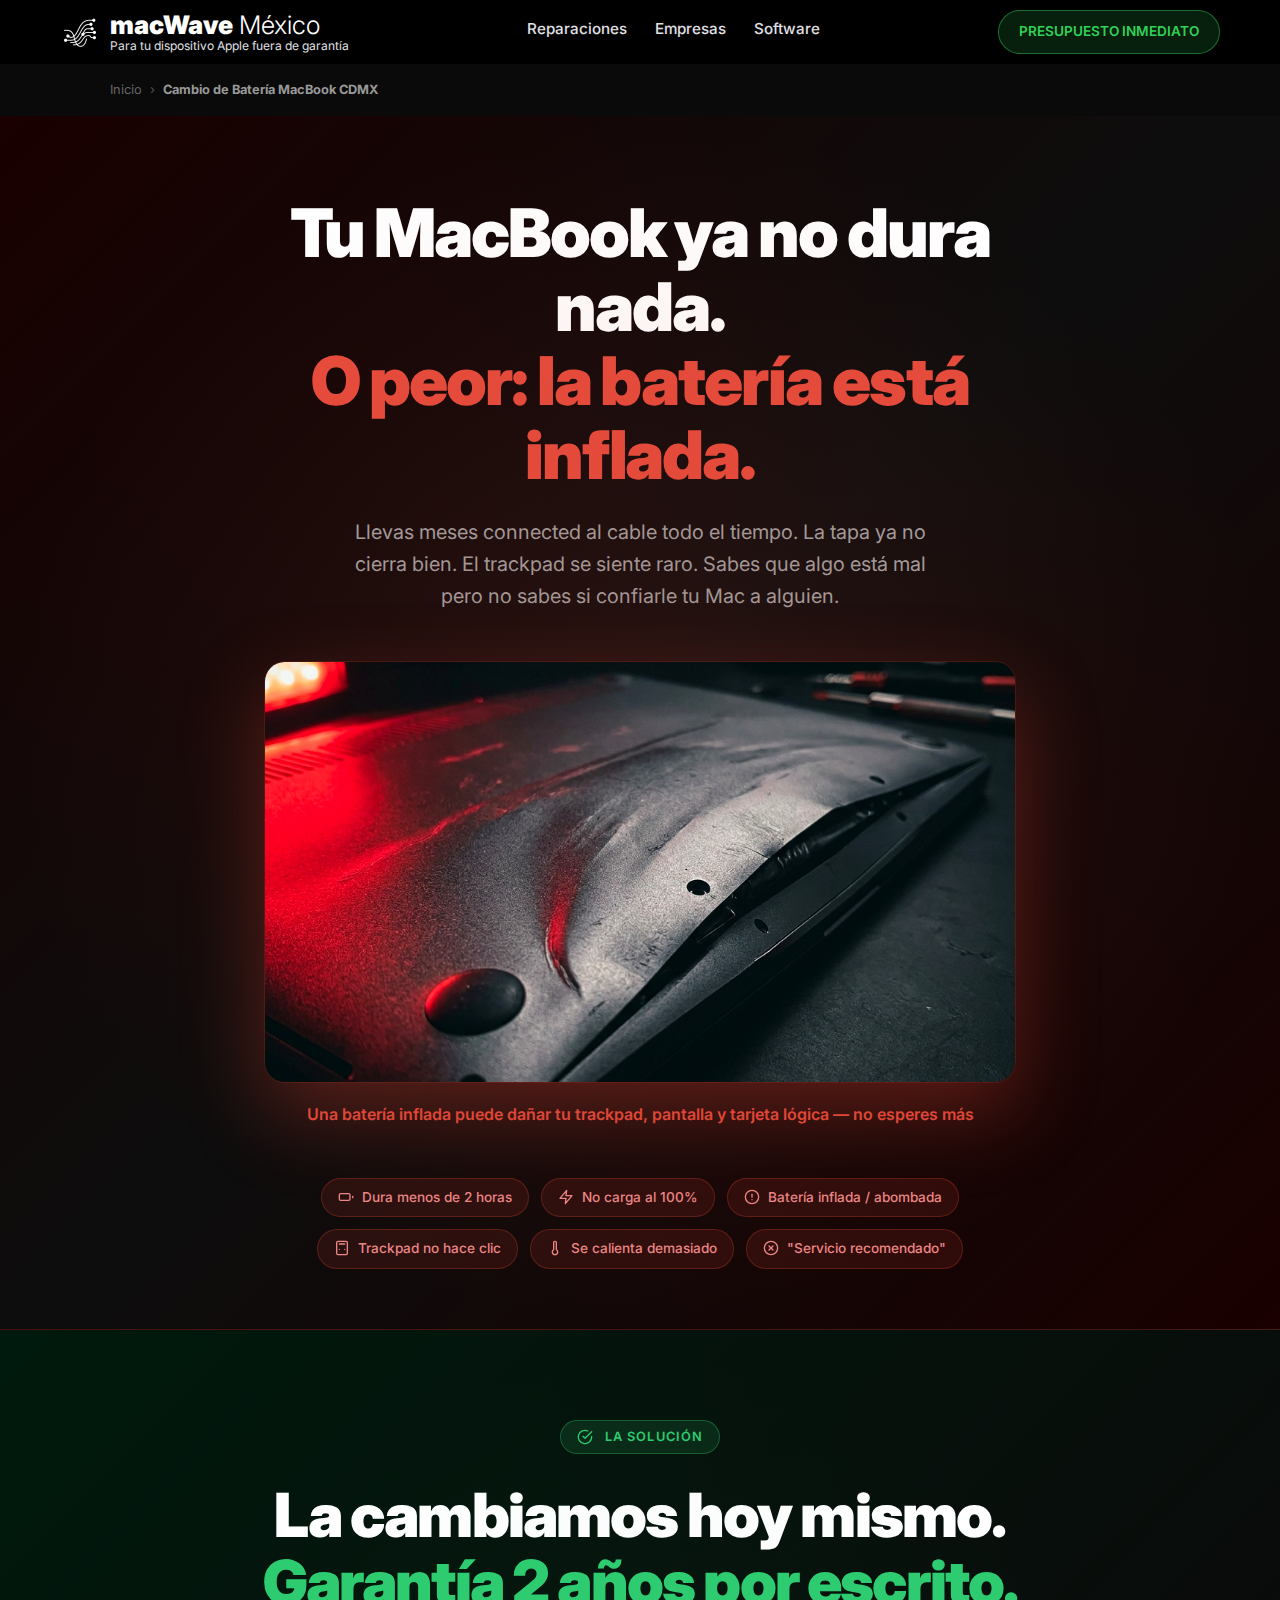
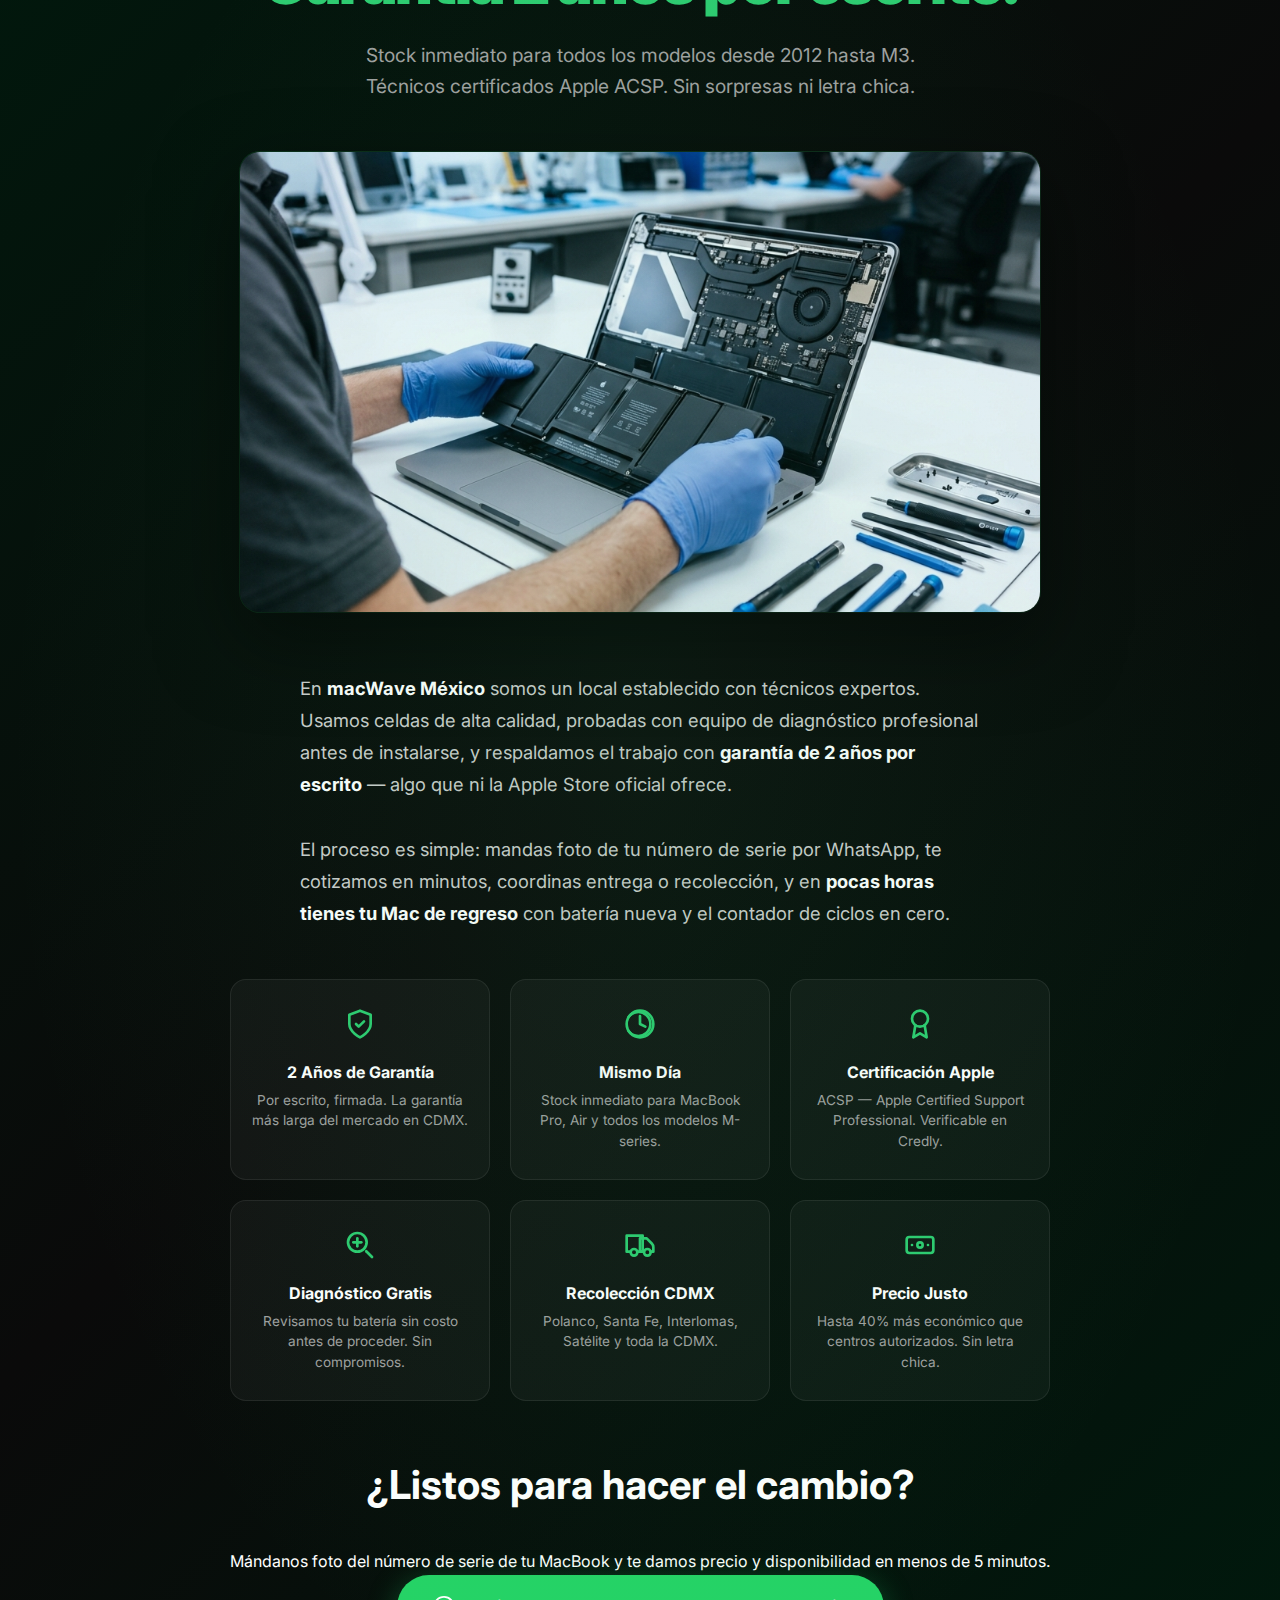
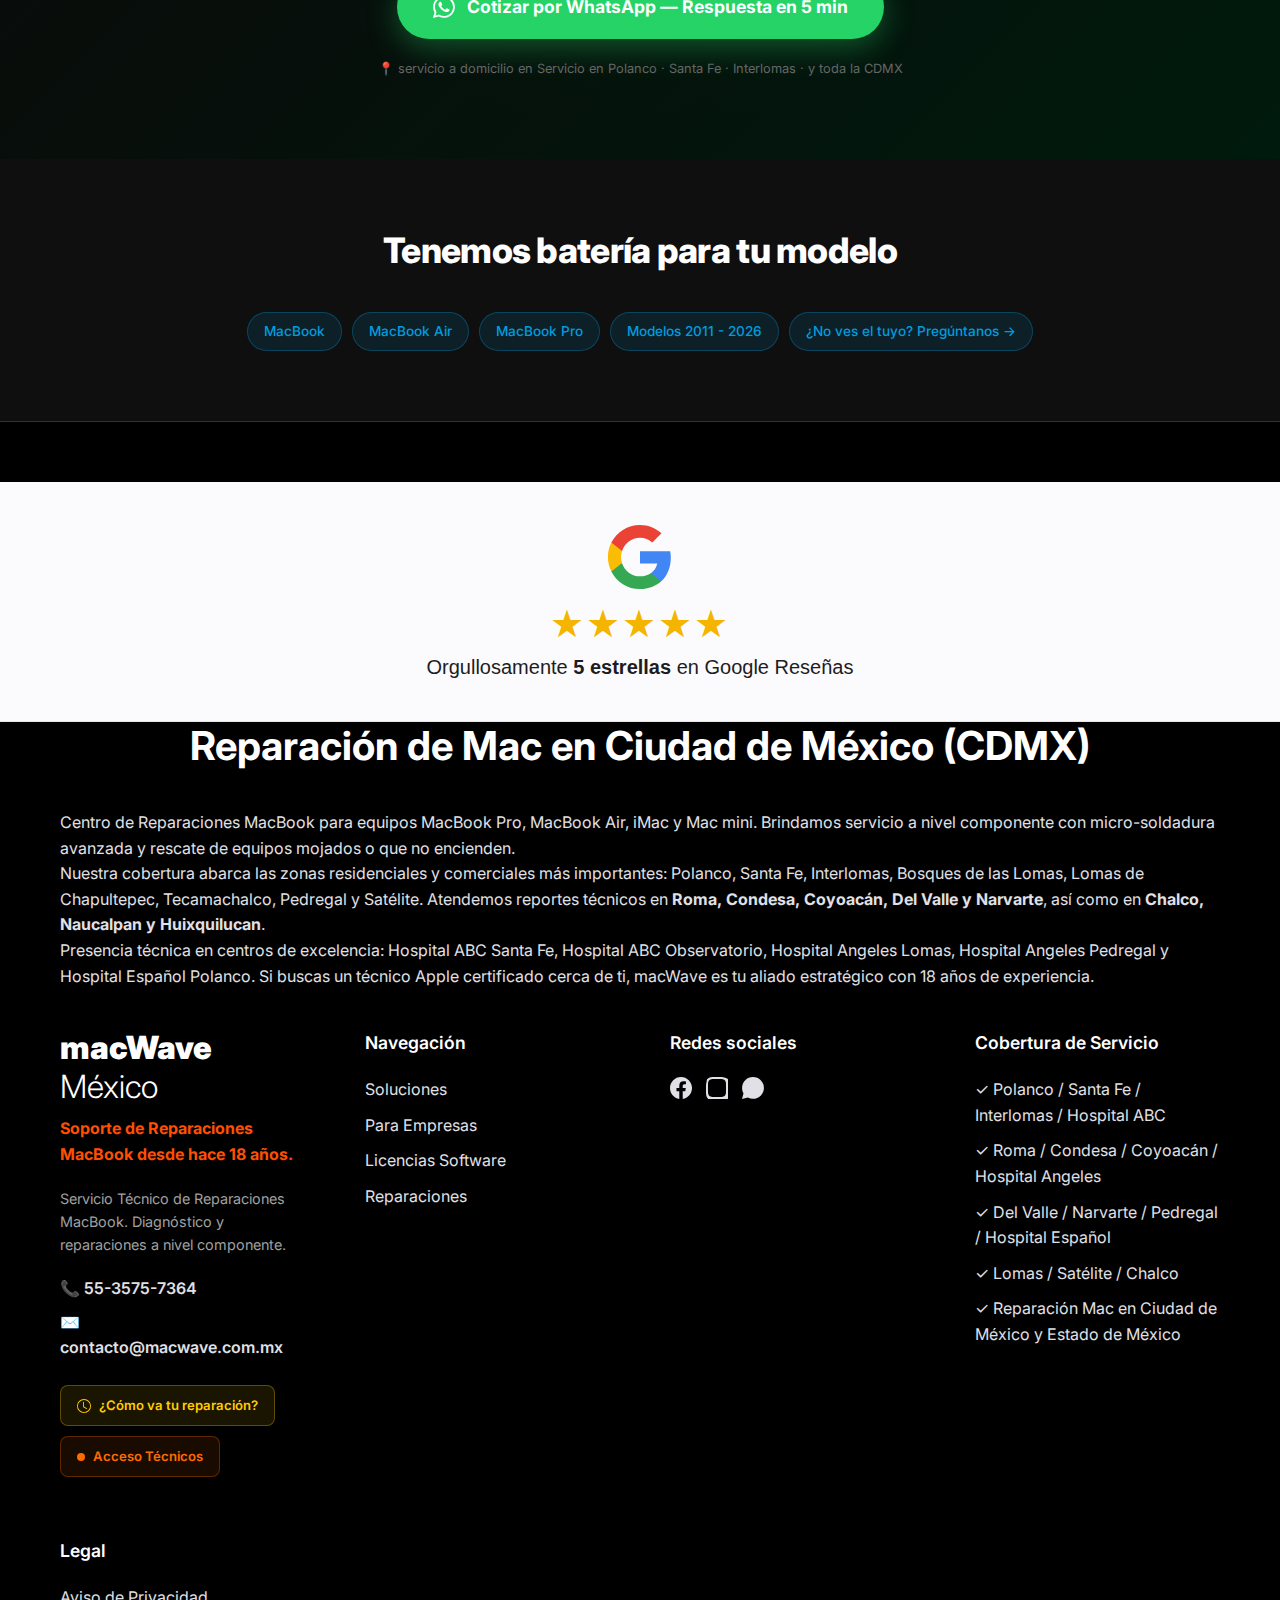
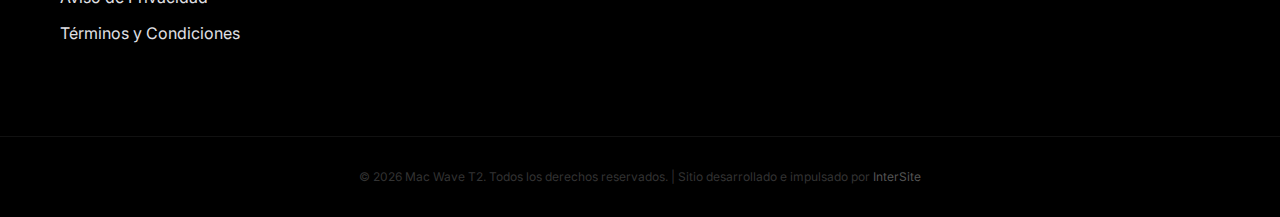
<file: bateria-macbook-cdmx.html>
<!DOCTYPE html>
<html lang="es-MX">

<head>
    <link rel="canonical" href="https://macwave.com.mx/bateria-macbook-cdmx">
    <meta charset="UTF-8">
    <meta name="viewport" content="width=device-width, initial-scale=1.0, viewport-fit=cover">

    <title>Cambio de Batería MacBook CDMX – 2 Años de Garantía | macWave México</title>

    <meta name="description" content="¿Tu batería MacBook ya no dura nada, está inflada o no carga? Nosotros la cambiamos hoy mismo. Stock inmediato para todos los modelos. Garantía de 2 años por escrito. Servicio en Polanco, Santa Fe e Interlomas.">
    <meta name="keywords" content="cambio batería macbook cdmx, batería macbook pro, batería macbook air, batería macbook inflada, batería macbook no carga, batería macbook polanco, cambio batería macbook santa fe, precio batería macbook cdmx">
    <meta name="robots" content="index, follow, max-image-preview:large, max-snippet:-1, max-video-preview:-1">
    <meta name="author" content="macWave México">
    <meta name="geo.region" content="MX-CMX">
    <meta name="geo.placename" content="Ciudad de México">

    <!-- Open Graph -->
    <meta property="og:type" content="website">
    <meta property="og:title" content="Cambio de Batería MacBook CDMX – 2 Años de Garantía | macWave">
    <meta property="og:description" content="¿Batería MacBook inflada o que no dura? La cambiamos hoy. Stock inmediato. Garantía 2 años por escrito. Polanco, Santa Fe, Interlomas.">
    <meta property="og:url" content="https://macwave.com.mx/bateria-macbook-cdmx">
    <meta property="og:image" content="https://macwave.com.mx/images/bateria_solucion.png">
    <meta property="og:site_name" content="macWave México">

    <!-- Structured Data -->
    <script type="application/ld+json">
    {
      "@context": "https://schema.org",
      "@type": "Service",
      "name": "Cambio de Batería MacBook en CDMX",
      "provider": {
        "@type": "LocalBusiness",
        "name": "macWave México",
        "telephone": "+525535757364",
        "url": "https://macwave.com.mx",
        "address": {
          "@type": "PostalAddress",
          "addressLocality": "Ciudad de México",
          "addressRegion": "CDMX",
          "addressCountry": "MX"
        }
      },
      "areaServed": "Ciudad de México",
      "description": "Cambio de batería para MacBook Pro y MacBook Air con garantía de 2 años por escrito. Stock inmediato para todos los modelos. Servicio el mismo día en Polanco, Santa Fe e Interlomas.",
      "offers": {
        "@type": "Offer",
        "availability": "https://schema.org/InStock",
        "priceSpecification": {
          "@type": "PriceSpecification",
          "priceCurrency": "MXN"
        }
      }
    }
    </script>

    <!-- Favicon -->
    <link rel="icon" type="image/png" href="https://www.macwave.com.mx/images/favicon1.png">
    <meta name="theme-color" content="#000000">

    <!-- Google Analytics -->
    <script async src="https://www.googletagmanager.com/gtag/js?id=G-JENWM4W22D"></script>
    <script>
        window.dataLayer = window.dataLayer || [];
        function gtag() { dataLayer.push(arguments); }
        gtag('js', new Date());
        gtag('config', 'G-JENWM4W22D');
    </script>

    <!-- Fonts -->
    <link rel="preconnect" href="https://fonts.googleapis.com">
    <link rel="preconnect" href="https://fonts.gstatic.com" crossorigin>
    <link href="https://fonts.googleapis.com/css2?family=Inter:wght@300;400;500;600;700;800;900&display=swap" rel="stylesheet">

    <link rel="stylesheet" href="style.css?v=25.0.0">

    <script>
        function toggleMobileMenu(e) {
            if (e) { e.preventDefault(); e.stopPropagation(); }
            var body = document.body;
            var btn = document.getElementById('mobile-menu-toggle');
            var isNowActive = body.classList.toggle('menu-active');
            if (btn) { if (isNowActive) btn.classList.add('active'); else btn.classList.remove('active'); }
        }
    </script>

    <style>
        :root {
            --pain-red: #c0392b;
            --pain-red-dark: #7b241c;
            --solution-green: #27ae60;
            --solution-blue: #009CDF;
            --bg-dark: #0a0a0a;
            --bg-card: #111111;
            --text-primary: #ffffff;
            --text-muted: #a0a0a0;
        }

        * { box-sizing: border-box; margin: 0; padding: 0; }

        body {
            font-family: 'Inter', -apple-system, BlinkMacSystemFont, sans-serif;
            background: var(--bg-dark);
            color: var(--text-primary);
            overflow-x: hidden;
        }

        /* ── PAIN SECTION ── */
        .pain-section {
            background: linear-gradient(135deg, #1a0000 0%, #0d0d0d 50%, #1a0000 100%);
            padding: 80px 20px 60px;
            text-align: center;
            position: relative;
            overflow: hidden;
            border-bottom: 1px solid rgba(192,57,43,0.3);
        }
        .pain-section::before {
            content: '';
            position: absolute;
            top: 0; left: 0; right: 0; bottom: 0;
            background: radial-gradient(ellipse at center, rgba(192,57,43,0.15) 0%, transparent 70%);
            pointer-events: none;
        }
        .pain-badge {
            display: inline-flex;
            align-items: center;
            gap: 8px;
            background: rgba(192,57,43,0.2);
            border: 1px solid rgba(192,57,43,0.5);
            color: #e74c3c;
            padding: 6px 16px;
            border-radius: 100px;
            font-size: 0.8rem;
            font-weight: 600;
            letter-spacing: 0.08em;
            text-transform: uppercase;
            margin-bottom: 28px;
        }
        .pain-title {
            font-size: clamp(2rem, 6vw, 4.2rem);
            font-weight: 900;
            line-height: 1.1;
            letter-spacing: -0.03em;
            color: #ffffff;
            max-width: 800px;
            margin: 0 auto 24px;
        }
        .pain-title span {
            color: #e74c3c;
            display: block;
        }
        .pain-subtitle {
            font-size: clamp(1rem, 2.5vw, 1.25rem);
            color: var(--text-muted);
            max-width: 600px;
            margin: 0 auto 50px;
            line-height: 1.6;
        }
        .pain-image-wrapper {
            max-width: 750px;
            margin: 0 auto;
            border-radius: 20px;
            overflow: hidden;
            box-shadow: 0 30px 80px rgba(192,57,43,0.4), 0 0 0 1px rgba(192,57,43,0.2);
            position: relative;
        }
        .pain-image-wrapper img {
            width: 100%;
            height: 420px;
            object-fit: cover;
            display: block;
            filter: saturate(1.1) contrast(1.05);
        }
        .pain-image-overlay {
            position: absolute;
            bottom: 0; left: 0; right: 0;
            background: linear-gradient(transparent, rgba(0,0,0,0.8));
            padding: 40px 30px 25px;
        }
        .pain-image-caption {
            font-size: 0.9rem;
            color: #e74c3c;
            font-weight: 600;
            display: flex;
            align-items: center;
            gap: 8px;
        }
        .warning-symptoms {
            display: flex;
            flex-wrap: wrap;
            gap: 12px;
            justify-content: center;
            margin-top: 50px;
            max-width: 700px;
            margin-left: auto;
            margin-right: auto;
        }
        .symptom-tag {
            background: rgba(192,57,43,0.15);
            border: 1px solid rgba(192,57,43,0.35);
            color: #e88;
            padding: 8px 16px;
            border-radius: 100px;
            font-size: 0.85rem;
            font-weight: 500;
        }

        /* ── SOLUTION SECTION ── */
        .solution-section {
            background: linear-gradient(135deg, #001a0d 0%, #0a0a0a 50%, #001a0d 100%);
            padding: 90px 20px 80px;
            text-align: center;
            position: relative;
            overflow: hidden;
        }
        .solution-section::before {
            content: '';
            position: absolute;
            top: 0; left: 0; right: 0; bottom: 0;
            background: radial-gradient(ellipse at center, rgba(39,174,96,0.1) 0%, transparent 70%);
            pointer-events: none;
        }
        .solution-badge {
            display: inline-flex;
            align-items: center;
            gap: 8px;
            background: rgba(39,174,96,0.15);
            border: 1px solid rgba(39,174,96,0.4);
            color: #2ecc71;
            padding: 6px 16px;
            border-radius: 100px;
            font-size: 0.8rem;
            font-weight: 600;
            letter-spacing: 0.08em;
            text-transform: uppercase;
            margin-bottom: 28px;
        }
        .solution-title {
            font-size: clamp(2rem, 5.5vw, 3.8rem);
            font-weight: 900;
            line-height: 1.1;
            letter-spacing: -0.03em;
            color: #ffffff;
            max-width: 800px;
            margin: 0 auto 24px;
        }
        .solution-title span {
            color: #2ecc71;
        }
        .solution-subtitle {
            font-size: clamp(1rem, 2.5vw, 1.2rem);
            color: var(--text-muted);
            max-width: 620px;
            margin: 0 auto 50px;
            line-height: 1.6;
        }
        .solution-image-wrapper {
            max-width: 800px;
            margin: 0 auto 60px;
            border-radius: 20px;
            overflow: hidden;
            box-shadow: 0 30px 80px rgba(0,0,0,0.6), 0 0 0 1px rgba(39,174,96,0.2);
        }
        .solution-image-wrapper img {
            width: 100%;
            height: 460px;
            object-fit: cover;
            display: block;
        }
        .solution-description {
            max-width: 680px;
            margin: 0 auto 50px;
            font-size: clamp(1rem, 2vw, 1.15rem);
            color: #cccccc;
            line-height: 1.75;
            text-align: left;
        }
        .solution-description strong { color: #fff; }

        /* Features Grid */
        .features-grid {
            display: grid;
            grid-template-columns: repeat(3, 1fr);
            gap: 20px;
            max-width: 820px;
            margin: 0 auto 60px;
        }
        .feature-card {
            background: rgba(255,255,255,0.04);
            border: 1px solid rgba(255,255,255,0.08);
            border-radius: 16px;
            padding: 28px 20px;
            text-align: center;
            transition: transform 0.2s, border-color 0.2s;
        }
        .feature-card:hover {
            transform: translateY(-4px);
            border-color: rgba(39,174,96,0.35);
        }
        .feature-icon { font-size: 2.2rem; margin-bottom: 14px; display: block; }
        .feature-card h3 { font-size: 1rem; font-weight: 700; color: #fff; margin-bottom: 8px; }
        .feature-card p { font-size: 0.85rem; color: var(--text-muted); line-height: 1.5; }

        /* CTA */
        .cta-section {
            background: linear-gradient(135deg, #003520 0%, #001a0d 100%);
            border: 1px solid rgba(39,174,96,0.25);
            border-radius: 24px;
            padding: 60px 40px;
            max-width: 700px;
            margin: 0 auto;
            text-align: center;
        }
        .cta-section h2 {
            font-size: clamp(1.8rem, 4vw, 2.8rem);
            font-weight: 800;
            letter-spacing: -0.02em;
            margin-bottom: 16px;
        }
        .cta-section p { color: #aaa; font-size: 1rem; margin-bottom: 36px; line-height: 1.6; }
        .cta-wa-button {
            display: inline-flex;
            align-items: center;
            gap: 12px;
            background: #25D366;
            color: #fff;
            font-size: 1.1rem;
            font-weight: 700;
            padding: 18px 36px;
            border-radius: 100px;
            text-decoration: none;
            transition: transform 0.2s, box-shadow 0.2s;
            box-shadow: 0 8px 30px rgba(37,211,102,0.35);
        }
        .cta-wa-button:hover {
            transform: translateY(-3px);
            box-shadow: 0 14px 40px rgba(37,211,102,0.5);
        }
        .cta-wa-button svg { flex-shrink: 0; }
        .cta-note {
            margin-top: 20px;
            font-size: 0.8rem;
            color: #666;
        }

        /* Urgency bar */
        .urgency-bar {
            background: linear-gradient(90deg, #c0392b, #e74c3c, #c0392b);
            background-size: 200% 100%;
            animation: urgencyPulse 3s ease infinite;
            padding: 14px 20px;
            text-align: center;
            font-size: 0.9rem;
            font-weight: 600;
            color: #fff;
            letter-spacing: 0.03em;
        }
        @keyframes urgencyPulse {
            0% { background-position: 0% 50%; }
            50% { background-position: 100% 50%; }
            100% { background-position: 0% 50%; }
        }

        /* Models section */
        .models-section {
            padding: 70px 20px;
            background: #0f0f0f;
            text-align: center;
        }
        .models-title {
            font-size: clamp(1.5rem, 3vw, 2.2rem);
            font-weight: 800;
            margin-bottom: 40px;
            letter-spacing: -0.02em;
        }
        .models-grid {
            display: flex;
            flex-wrap: wrap;
            gap: 10px;
            justify-content: center;
            max-width: 800px;
            margin: 0 auto;
        }
        .model-chip {
            background: rgba(0,156,223,0.12);
            border: 1px solid rgba(0,156,223,0.3);
            color: #009CDF;
            padding: 8px 16px;
            border-radius: 100px;
            font-size: 0.85rem;
            font-weight: 500;
        }

        /* Breadcrumb */
        .breadcrumb {
            padding: 16px 20px;
            max-width: 1100px;
            margin: 0 auto;
            font-size: 0.8rem;
            color: #555;
        }
        .breadcrumb a { color: #666; text-decoration: none; }
        .breadcrumb a:hover { color: #009CDF; }
        .breadcrumb span { margin: 0 8px; }

        @media (max-width: 768px) {
            .features-grid { grid-template-columns: 1fr; }
            .cta-section { padding: 40px 24px; border-radius: 16px; }
            .pain-image-wrapper img, .solution-image-wrapper img { height: 280px; }
        }
    </style>
</head>

<body>



    <!-- Header -->
    <header class="main-header">
        <div class="container header-content" style="display:flex; align-items:center; justify-content:space-between;">
            <button class="mobile-menu-toggle" id="mobile-menu-toggle" aria-label="Abrir menú" onclick="toggleMobileMenu(event)">
                <span></span><span></span><span></span>
            </button>
            <div class="logo">
                <a href="index.html" class="logo-link">
                    <img src="./images/logo_dashboard_white.png" alt="macWave México" class="logo-img">
                    <div class="logo-text-container">
                        <span class="logo-brand"><strong>macWave</strong> <span style="font-weight:300;">México</span></span>
                        <span class="logo-subtext">Para tu dispositivo Apple fuera de garantía</span>
                    </div>
                </a>
            </div>
            <nav class="main-nav" style="flex:1; display:flex; justify-content:center; gap:8px;">
                <button class="mobile-nav-close" onclick="toggleMobileMenu(event)" aria-label="Cerrar menú">✕</button>
                <a href="reparaciones.html" class="nav-link">Reparaciones</a>
                <a href="empresas.html" class="nav-link">Empresas</a>
                <a href="software.html" class="nav-link">Software</a>
            </nav>
            <div class="header-actions">
                <a href="https://wa.me/525535757364?text=Hola,%20necesito%20cambiar%20la%20batería%20de%20mi%20MacBook"
                    target="_blank" rel="noopener noreferrer" class="cta-button header-cta"
                    style="background:rgba(48,209,88,0.15);color:#30D158;border:1px solid rgba(48,209,88,0.45);padding:10px 20px;font-size:0.85rem;white-space:nowrap;"
                    onclick="gtag('event','whatsapp_click',{'event_category':'contact','event_label':'header_bateria'});">
                    Presupuesto Inmediato
                </a>
            </div>
        </div>
    </header>

    <!-- Breadcrumb -->
    <div class="breadcrumb">
        <a href="index.html">Inicio</a><span>›</span><strong style="color:#999;">Cambio de Batería MacBook CDMX</strong>
    </div>

    <main>

        <!-- ══════════════════════════════════════════════
             SECCIÓN 1: EL DOLOR
        ══════════════════════════════════════════════ -->
        <section class="pain-section">
            <h1 class="pain-title">
                Tu MacBook ya no dura nada.
                <span>O peor: la batería está inflada.</span>
            </h1>
            <p class="pain-subtitle">
                Llevas meses connected al cable todo el tiempo. La tapa ya no cierra bien. El trackpad se siente raro. Sabes que algo está mal pero no sabes si confiarle tu Mac a alguien.
            </p>

            <div class="pain-image-wrapper">
                <img src="./images/bateria_dolor.png" alt="MacBook Pro con batería inflada y abombada - daño visible en el chasis" loading="eager">
            </div>
            <p style="color: #e74c3c; font-weight: 600; margin-top: 20px; font-size: 1rem;">
                Una batería inflada puede dañar tu trackpad, pantalla y tarjeta lógica — no esperes más
            </p>

            <div class="warning-symptoms">
                <span class="symptom-tag"><svg xmlns="http://www.w3.org/2000/svg" width="16" height="16" viewBox="0 0 24 24" fill="none" stroke="currentColor" stroke-width="2" stroke-linecap="round" stroke-linejoin="round" style="vertical-align: text-bottom; margin-right: 4px;"><rect width="16" height="10" x="2" y="7" rx="2" ry="2"/><line x1="22" x2="22" y1="11" y2="13"/></svg> Dura menos de 2 horas</span>
                <span class="symptom-tag"><svg xmlns="http://www.w3.org/2000/svg" width="16" height="16" viewBox="0 0 24 24" fill="none" stroke="currentColor" stroke-width="2" stroke-linecap="round" stroke-linejoin="round" style="vertical-align: text-bottom; margin-right: 4px;"><path d="M13 2L3 14h9l-1 8 10-12h-9l1-8z"/></svg> No carga al 100%</span>
                <span class="symptom-tag"><svg xmlns="http://www.w3.org/2000/svg" width="16" height="16" viewBox="0 0 24 24" fill="none" stroke="currentColor" stroke-width="2" stroke-linecap="round" stroke-linejoin="round" style="vertical-align: text-bottom; margin-right: 4px;"><path d="M12 22A10 10 0 1 0 12 2a10 10 0 0 0 0 20z"/><path d="M12 8v4"/><path d="M12 16h.01"/></svg> Batería inflada / abombada</span>
                <span class="symptom-tag"><svg xmlns="http://www.w3.org/2000/svg" width="16" height="16" viewBox="0 0 24 24" fill="none" stroke="currentColor" stroke-width="2" stroke-linecap="round" stroke-linejoin="round" style="vertical-align: text-bottom; margin-right: 4px;"><rect width="16" height="20" x="4" y="2" rx="2" ry="2"/><line x1="8" x2="16" y1="6" y2="6"/><line x1="16" x2="16" y1="14" y2="14"/><line x1="8" x2="8" y1="14" y2="14"/></svg> Trackpad no hace clic</span>
                <span class="symptom-tag"><svg xmlns="http://www.w3.org/2000/svg" width="16" height="16" viewBox="0 0 24 24" fill="none" stroke="currentColor" stroke-width="2" stroke-linecap="round" stroke-linejoin="round" style="vertical-align: text-bottom; margin-right: 4px;"><path d="M14 4v10.54a4 4 0 1 1-4 0V4a2 2 0 0 1 4 0Z"/></svg> Se calienta demasiado</span>
                <span class="symptom-tag"><svg xmlns="http://www.w3.org/2000/svg" width="16" height="16" viewBox="0 0 24 24" fill="none" stroke="currentColor" stroke-width="2" stroke-linecap="round" stroke-linejoin="round" style="vertical-align: text-bottom; margin-right: 4px;"><circle cx="12" cy="12" r="10"/><line x1="15" x2="9" y1="9" y2="15"/><line x1="9" x2="15" y1="9" y2="15"/></svg> "Servicio recomendado"</span>
            </div>
        </section>

        <!-- ══════════════════════════════════════════════
             SECCIÓN 2: LA SOLUCIÓN
        ══════════════════════════════════════════════ -->
        <section class="solution-section">
            <div class="solution-badge">
                <svg xmlns="http://www.w3.org/2000/svg" width="16" height="16" viewBox="0 0 24 24" fill="none" stroke="currentColor" stroke-width="2" stroke-linecap="round" stroke-linejoin="round" style="margin-right: 4px;"><path d="M22 11.08V12a10 10 0 1 1-5.93-9.14"/><path d="M22 4L12 14.01l-3-3"/></svg> La solución
            </div>
            <h2 class="solution-title">
                La cambiamos hoy mismo.<br>
                <span>Garantía 2 años por escrito.</span>
            </h2>
            <p class="solution-subtitle">
                Stock inmediato para todos los modelos desde 2012 hasta M3. Técnicos certificados Apple ACSP. Sin sorpresas ni letra chica.
            </p>

            <div class="solution-image-wrapper">
                <img src="./images/bateria_solucion.png" alt="Técnico certificado instalando batería nueva en MacBook Pro en laboratorio macWave" loading="lazy">
            </div>

            <div class="solution-description">
                <p>
                    En <strong>macWave México</strong> somos un local establecido con técnicos expertos. Usamos celdas de alta calidad, probadas con equipo de diagnóstico profesional antes de instalarse, y respaldamos el trabajo con <strong>garantía de 2 años por escrito</strong> — algo que ni la Apple Store oficial ofrece.
                </p>
                <br>
                <p>
                    El proceso es simple: mandas foto de tu número de serie por WhatsApp, te cotizamos en minutos, coordinas entrega o recolección, y en <strong>pocas horas tienes tu Mac de regreso</strong> con batería nueva y el contador de ciclos en cero.
                </p>
            </div>

            <!-- Features -->
            <div class="features-grid">
                <div class="feature-card">
                    <div style="color: #2ecc71; margin-bottom: 15px;">
                        <svg xmlns="http://www.w3.org/2000/svg" width="32" height="32" viewBox="0 0 24 24" fill="none" stroke="currentColor" stroke-width="2" stroke-linecap="round" stroke-linejoin="round"><path d="M12 22s8-4 8-10V5l-8-3-8 3v7c0 6 8 10 8 10z"/><path d="m9 12 2 2 4-4"/></svg>
                    </div>
                    <h3>2 Años de Garantía</h3>
                    <p>Por escrito, firmada. La garantía más larga del mercado en CDMX.</p>
                </div>
                <div class="feature-card">
                    <div style="color: #2ecc71; margin-bottom: 15px;">
                        <svg xmlns="http://www.w3.org/2000/svg" width="32" height="32" viewBox="0 0 24 24" fill="none" stroke="currentColor" stroke-width="2" stroke-linecap="round" stroke-linejoin="round"><circle cx="12" cy="12" r="10"/><polyline points="12 6 12 12 16 14"/><path d="M3.3 7a9 9 0 1 1 0 10"/></svg>
                    </div>
                    <h3>Mismo Día</h3>
                    <p>Stock inmediato para MacBook Pro, Air y todos los modelos M-series.</p>
                </div>
                <div class="feature-card">
                    <div style="color: #2ecc71; margin-bottom: 15px;">
                        <svg xmlns="http://www.w3.org/2000/svg" width="32" height="32" viewBox="0 0 24 24" fill="none" stroke="currentColor" stroke-width="2" stroke-linecap="round" stroke-linejoin="round"><circle cx="12" cy="8" r="6"/><path d="M15.477 12.89 17 22l-5-3-5 3 1.523-9.11"/></svg>
                    </div>
                    <h3>Certificación Apple</h3>
                    <p>ACSP — Apple Certified Support Professional. Verificable en Credly.</p>
                </div>
                <div class="feature-card">
                    <div style="color: #2ecc71; margin-bottom: 15px;">
                        <svg xmlns="http://www.w3.org/2000/svg" width="32" height="32" viewBox="0 0 24 24" fill="none" stroke="currentColor" stroke-width="2" stroke-linecap="round" stroke-linejoin="round"><path d="m21 21-4.3-4.3"/><circle cx="10" cy="10" r="7"/><path d="M10 7v6"/><path d="M7 10h6"/></svg>
                    </div>
                    <h3>Diagnóstico Gratis</h3>
                    <p>Revisamos tu batería sin costo antes de proceder. Sin compromisos.</p>
                </div>
                <div class="feature-card">
                    <div style="color: #2ecc71; margin-bottom: 15px;">
                        <svg xmlns="http://www.w3.org/2000/svg" width="32" height="32" viewBox="0 0 24 24" fill="none" stroke="currentColor" stroke-width="2" stroke-linecap="round" stroke-linejoin="round"><path d="M10 17h4V5H2v12h3"/><path d="M20 17h2v-3.34a4 4 0 0 0-1.17-2.83L17 7h-5v10h3"/><circle cx="7.5" cy="17.5" r="2.5"/><circle cx="17.5" cy="17.5" r="2.5"/></svg>
                    </div>
                    <h3>Recolección CDMX</h3>
                    <p>Polanco, Santa Fe, Interlomas, Satélite y toda la CDMX.</p>
                </div>
                <div class="feature-card">
                    <div style="color: #2ecc71; margin-bottom: 15px;">
                        <svg xmlns="http://www.w3.org/2000/svg" width="32" height="32" viewBox="0 0 24 24" fill="none" stroke="currentColor" stroke-width="2" stroke-linecap="round" stroke-linejoin="round"><rect width="20" height="12" x="2" y="6" rx="2"/><circle cx="12" cy="12" r="2"/><path d="M6 12h.01M18 12h.01"/></svg>
                    </div>
                    <h3>Precio Justo</h3>
                    <p>Hasta 40% más económico que centros autorizados. Sin letra chica.</p>
                </div>
            </div>

            <!-- CTA -->
                <h2>¿Listos para hacer el cambio?</h2>
                <p>Mándanos foto del número de serie de tu MacBook y te damos precio y disponibilidad en menos de 5 minutos.</p>
                <a href="https://wa.me/525535757364?text=Hola!%20Quiero%20cambiar%20la%20batería%20de%20mi%20MacBook.%20¿Tienen%20stock%20para%20mi%20modelo?"
                    target="_blank" rel="noopener noreferrer" class="cta-wa-button"
                    onclick="gtag('event','whatsapp_click',{'event_category':'contact','event_label':'cta_bateria'});">
                    <svg xmlns="http://www.w3.org/2000/svg" width="22" height="22" fill="currentColor" viewBox="0 0 16 16">
                        <path d="M13.601 2.326A7.854 7.854 0 0 0 7.994 0C3.627 0 .068 3.558.064 7.926c0 1.399.366 2.76 1.057 3.965L0 16l4.204-1.102a7.933 7.933 0 0 0 3.79.965h.004c4.368 0 7.926-3.558 7.93-7.93A7.898 7.898 0 0 0 13.6 2.326zM7.994 14.521a6.573 6.573 0 0 1-3.356-.92l-.24-.144-2.494.654.666-2.433-.156-.251a6.56 6.56 0 0 1-1.007-3.505c0-3.626 2.957-6.584 6.591-6.584a6.56 6.56 0 0 1 4.66 1.931 6.557 6.557 0 0 1 1.928 4.66c-.004 3.639-2.961 6.592-6.592 6.592zm3.615-4.934c-.197-.099-1.17-.578-1.353-.646-.182-.065-.315-.099-.445.099-.133.197-.513.646-.627.775-.114.133-.232.148-.43.05-.197-.1-.836-.308-1.592-.985-.59-.525-.985-1.175-1.103-1.372-.114-.198-.011-.304.088-.403.087-.088.197-.232.296-.346.1-.114.133-.198.198-.33.065-.134.034-.248-.015-.347-.05-.099-.445-1.076-.612-1.47-.16-.389-.323-.335-.445-.34-.114-.007-.247-.007-.38-.007a.729.729 0 0 0-.529.247c-.182.198-.691.677-.691 1.654 0 .977.71 1.916.81 2.049.098.133 1.394 2.132 3.383 2.992.47.205.84.326 1.129.418.475.152.904.129 1.246.08.38-.058 1.171-.48 1.338-.943.164-.464.164-.86.114-.943-.049-.084-.182-.133-.38-.232z"/>
                    </svg>
                    Cotizar por WhatsApp — Respuesta en 5 min
                </a>
                <p class="cta-note">📍 servicio a domicilio en Servicio en Polanco · Santa Fe · Interlomas · y toda la CDMX</p>
            </div>
        </section>

        <!-- Modelos compatibles -->
        <section class="models-section">
            <h2 class="models-title">Tenemos batería para tu modelo</h2>
            <div class="models-grid">
                <span class="model-chip">MacBook</span>
                <span class="model-chip">MacBook Air</span>
                <span class="model-chip">MacBook Pro</span>
                <span class="model-chip">Modelos 2011 - 2026</span>
                <span class="model-chip">¿No ves el tuyo? Pregúntanos →</span>
            </div>
        </section>

    </main>

    <!-- Footer básico -->
    <footer class="main-footer">
        <!-- Sección de Google Reseñas -->
        <div class="footer-google-reviews" style="background: #fbfbfd; text-align: center; padding: 40px 20px; font-family: -apple-system, BlinkMacSystemFont, 'Segoe UI', Roboto, Helvetica, Arial, sans-serif; border-bottom: 1px solid #e5e5ea;">
            <div style="margin-bottom: 5px;">
                <svg viewBox="0 0 24 24" xmlns="http://www.w3.org/2000/svg" style="width: 70px; height: 70px; display: inline-block;">
                    <path d="M22.56 12.25c0-.78-.07-1.53-.2-2.25H12v4.26h5.92c-.26 1.37-1.04 2.53-2.21 3.31v2.77h3.57c2.08-1.92 3.28-4.74 3.28-8.09z" fill="#4285F4" />
                    <path d="M12 23c2.97 0 5.46-.98 7.28-2.66l-3.57-2.77c-.98.66-2.23 1.06-3.71 1.06-2.86 0-5.29-1.93-6.16-4.53H2.18v2.84C3.99 20.53 7.7 23 12 23z" fill="#34A853" />
                    <path d="M5.84 14.09c-.22-.66-.35-1.36-.35-2.09s.13-1.43.35-2.09V7.07H2.18C1.43 8.55 1 10.22 1 12s.43 3.45 1.18 4.93l3.66-2.84z" fill="#FBBC05" />
                    <path d="M12 5.38c1.62 0 3.06.56 4.21 1.66l3.15-3.15C17.45 2.09 14.97 1 12 1 7.7 1 3.99 3.47 2.18 7.07l3.66 2.84c.87-2.6 3.3-4.53 6.16-4.53z" fill="#EA4335" />
                </svg>
            </div>
            
            <div style="color: #F4B400; font-size: 38px; line-height: 1; margin-bottom: 10px; letter-spacing: 2px;">
                ★★★★★
            </div>

            <p style="color: #1d1d1f; font-size: 1.25rem; font-weight: 500; max-width: 600px; margin: 0 auto; line-height: 1.4;">
                Orgullosamente <strong style="font-weight: 700;">5 estrellas</strong> en Google Reseñas
            </p>
        </div>

        <div class="subtle-seo-block sr-only">
            <div class="container">
                <h2>Reparación de Mac en Ciudad de México (CDMX)</h2>
                <p>Centro de Reparaciones MacBook para equipos MacBook Pro, MacBook Air, iMac y Mac mini. Brindamos servicio a nivel componente con micro-soldadura avanzada y rescate de equipos mojados o que no encienden.</p>
                <p>Nuestra cobertura abarca las zonas residenciales y comerciales más importantes: Polanco, Santa Fe, Interlomas, Bosques de las Lomas, Lomas de Chapultepec, Tecamachalco, Pedregal y Satélite. Atendemos reportes técnicos en <strong>Roma, Condesa, Coyoacán, Del Valle y Narvarte</strong>, así como en <strong>Chalco, Naucalpan y Huixquilucan</strong>.</p>
                <p>Presencia técnica en centros de excelencia: Hospital ABC Santa Fe, Hospital ABC Observatorio, Hospital Angeles Lomas, Hospital Angeles Pedregal y Hospital Español Polanco. Si buscas un técnico Apple certificado cerca de ti, macWave es tu aliado estratégico con 18 años de experiencia.</p>
            </div>
        </div>

        <div class="container footer-grid" style="margin-top: 40px;">
            <div class="footer-col brand-info">
                <h3 style="font-size: 2em; color: var(--text-primary); margin-bottom: 10px;"><strong>macWave</strong>
                    <span style="font-weight: 300;">México</span>
                </h3>
                <p class="tagline"
                    style="font-style: normal; color: var(--accent-orange); font-weight: 700; margin-bottom: 20px;">
                    Soporte de Reparaciones MacBook desde hace 18 años.</p>
                <p style="font-size: 0.9em; color: var(--text-muted);">Servicio Técnico de Reparaciones MacBook. Diagnóstico y reparaciones a nivel componente.</p>
                <p style="margin-top: 20px; font-weight: 600;">
                    <a href="tel:5535757364" style="color: inherit; text-decoration: none; display: block; margin-bottom: 8px;">📞 55-3575-7364</a>
                    <a href="mailto:contacto@macwave.com.mx" style="color: inherit; text-decoration: none; display: block;">✉️ contacto@macwave.com.mx</a>
                </p>

                <!-- Botones de acceso interno en el footer -->
                <div style="margin-top: 24px; display: flex; flex-direction: column; gap: 10px;">
                    <a href="status-ods.html"
                        style="display: inline-flex; align-items: center; gap: 8px; padding: 9px 16px; border-radius: 8px; background: rgba(255, 204, 0, 0.1); color: #ffcc00; border: 1px solid rgba(255, 204, 0, 0.3); font-size: 0.82rem; font-weight: 600; text-decoration: none; width: fit-content;">
                        <svg xmlns="http://www.w3.org/2000/svg" width="14" height="14" fill="currentColor"
                            viewBox="0 0 16 16">
                            <path d="M8 15A7 7 0 1 1 8 1a7 7 0 0 1 0 14zm0 1A8 8 0 1 0 8 0a8 8 0 0 0 0 16z" />
                            <path
                                d="M7.5 3a.5.5 0 0 1 .5.5v5.21l3.247 1.856a.5.5 0 0 1-.494.868l-3.5-2A.5.5 0 0 1 7 9V3.5a.5.5 0 0 1 .5-.5z" />
                        </svg>
                        ¿Cómo va tu reparación?
                    </a>
                    <a href="tecnicos.html"
                        style="display: inline-flex; align-items: center; gap: 8px; padding: 9px 16px; border-radius: 8px; background: rgba(255, 107, 0, 0.1); color: #ff6b00; border: 1px solid rgba(255, 107, 0, 0.3); font-size: 0.82rem; font-weight: 600; text-decoration: none; width: fit-content;">
                        <span
                            style="width:8px; height:8px; border-radius:50%; background:#ff6b00; display:inline-block;"></span>
                        Acceso Técnicos
                    </a>
                </div>
            </div>

            <div class="footer-col">
                <h4>Navegación</h4>
                <ul>
                    <li><a href="#soluciones">Soluciones</a></li>
                    <li><a href="empresas.html">Para Empresas</a></li>
                    <li><a href="software.html">Licencias Software</a></li>
                    <li><a href="reparaciones.html">Reparaciones</a></li>
                </ul>
            </div>

            <div class="footer-col">
                <h4>Redes sociales</h4>
                <div style="display:flex; align-items:center; gap:14px;">
                    <a href="https://www.facebook.com/macwavet2" target="_blank" rel="noopener noreferrer" aria-label="Facebook" style="color: inherit;">
                        <svg xmlns="http://www.w3.org/2000/svg" width="22" height="22" fill="currentColor" viewBox="0 0 16 16">
                            <path d="M16 8.049C16 3.604 12.418 0 8 0S0 3.604 0 8.049C0 12.068 2.925 15.398 6.75 16v-5.625H4.719V8.049H6.75V6.275c0-2.017 1.195-3.131 3.022-3.131.875 0 1.79.158 1.79.158v1.98h-1.008c-.994 0-1.303.621-1.303 1.258v1.509h2.219l-.355 2.326H9.25V16C13.075 15.398 16 12.068 16 8.049z"/>
                        </svg>
                    </a>
                    <a href="https://www.instagram.com/macwavet2" target="_blank" rel="noopener noreferrer" aria-label="Instagram" style="color: inherit;">
                        <svg xmlns="http://www.w3.org/2000/svg" width="22" height="22" fill="currentColor" viewBox="0 0 16 16">
                            <path d="M8 0C5.829 0 5.556.01 4.703.048 3.85.088 3.27.222 2.76.42a5.4 5.4 0 0 0-1.95 1.27A5.4 5.4 0 0 0 .42 3.64c-.198.51-.332 1.09-.372 1.943C.01 6.436 0 6.709 0 8.88c0 2.17.01 2.444.048 3.297.04.853.174 1.433.372 1.943.26.67.624 1.24 1.07 1.686a5.4 5.4 0 0 0 1.95 1.27c.51.198 1.09.332 1.943.372.853.038 1.126.048 3.297.048s2.444-.01 3.297-.048c.853-.04 1.433-.174 1.943-.372a5.4 5.4 0 0 0 1.95-1.27 5.4 5.4 0 0 0 1.27-1.95c.198-.51.332-1.09.372-1.943.038-.853.048-1.126.048-3.297s-.01-2.444-.048-3.297c-.04-.853-.174-1.433-.372-1.943a5.4 5.4 0 0 0-1.27-1.95A5.4 5.4 0 0 0 13.24.42c-.51-.198-1.09-.332-1.943-.372C10.444.01 10.171 0 8 0m0 1.441c2.134 0 2.387.008 3.231.046.78.035 1.204.165 1.486.275.373.145.639.318.918.597.279.279.452.545.597.918.11.282.24.706.275 1.486.038.844.046 1.097.046 3.231s-.008 2.387-.046 3.231c-.035.78-.165 1.204-.275 1.486a3.96 3.96 0 0 1-.597.918 3.96 3.96 0 0 1-.918.597c-.282.11-.706.24-1.486.275-.844.038-1.097.046-3.231.046s-2.387-.008-3.231-.046c-.78-.035-1.204-.165-1.486-.275a3.96 3.96 0 0 1-.918-.597 3.96 3.96 0 0 1-.597-.918c-.11-.282-.24-.706-.275-1.486-.038-.844-.046-1.097-.046-3.231s.008-2.387.046-3.231c.035-.78.165-1.204.275-1.486.145-.373.318-.639.597-.918.279-.279.545-.452.918-.597.282-.11.706-.24 1.486-.275.844-.038 1.097-.046 3.231-.046"/>
                        </svg>
                    </a>
                    <a href="https://wa.me/525535757364" target="_blank" rel="noopener noreferrer" aria-label="WhatsApp" style="color: inherit;">
                        <svg xmlns="http://www.w3.org/2000/svg" width="22" height="22" fill="currentColor" viewBox="0 0 16 16">
                            <path d="M13.601 2.326A7.854 7.854 0 0 0 7.994 0C3.627 0 .068 3.558.064 7.926c0 1.399.366 2.76 1.057 3.965L0 16l4.204-1.102a7.933 7.933 0 0 0 3.79.965h.004c4.368 0 7.926-3.558 7.93-7.93A7.898 7.898 0 0 0 13.6 2.326z"/>
                            <path d="M7.994 14.521a6.573 6.573 0 0 1-3.356-.92l-.24-.144-2.494.654.666-2.433-.156-.251a6.56 6.56 0 0 1-1.007-3.505c0-3.626 2.957-6.584 6.591-6.584a6.56 6.56 0 0 1 4.66 1.931 6.557 6.557 0 0 1 1.928 4.66c-.004 3.639-2.961 6.592-6.592 6.592zM11.609 9.587c-.197-.099-1.17-.578-1.353-.646-.182-.065-.315-.099-.445.099-.133.197-.513.646-.627.775-.114.133-.232.148-.43.05-.197-.1-.836-.308-1.592-.985-.59-.525-.985-1.175-1.103-1.372-.114-.198-.011-.304.088-.403.087-.088.197-.232.296-.346.1-.114.133-.198.198-.33.065-.134.034-.248-.015-.347-.05-.099-.445-1.076-.612-1.47-.16-.389-.323-.335-.445-.34-.114-.007-.247-.007-.38-.007a.729.729 0 0 0-.529.247c-.182.198-.691.677-.691 1.654 0 .977.71 1.916.81 2.049.098.133 1.394 2.132 3.383 2.992.47.205.84.326 1.129.418.475.152.904.129 1.246.08.38-.058 1.171-.48 1.338-.943.164-.464.164-.86.114-.943-.049-.084-.182-.133-.38-.232z"/>
                        </svg>
                    </a>
                </div>
            </div>

            <div class="footer-col coverage-info sr-only">
                <h4>Cobertura de Servicio</h4>
                <ul style="list-style: none; padding: 0;">
                    <li>✓ Polanco / Santa Fe / Interlomas / Hospital ABC</li>
                    <li>✓ Roma / Condesa / Coyoacán / Hospital Angeles</li>
                    <li>✓ Del Valle / Narvarte / Pedregal / Hospital Español</li>
                    <li>✓ Lomas / Satélite / Chalco</li>
                    <li>✓ Reparación Mac en Ciudad de México y Estado de México</li>
                </ul>
            </div>
            <div class="footer-col">
                <h4>Legal</h4>
                <ul>
                    <li><a href="terminos.html" style="color: inherit; text-decoration: none;">Aviso de Privacidad</a>
                    </li>
                    <li><a href="terminos.html" style="color: inherit; text-decoration: none;">Términos y
                            Condiciones</a></li>
                </ul>
            </div>
            <div class="footer-col presence-info" style="position: absolute !important; width: 1px !important; height: 1px !important; padding: 0 !important; margin: -1px !important; overflow: hidden !important; clip: rect(0,0,0,0) !important; white-space: nowrap !important; border: 0 !important;">
                <h4>Presencia en CDMX</h4>
                <p style="font-size: 0.85rem; line-height: 1.5; color: var(--text-muted);">
                    <strong>Reparación de Mac en Polanco, Santa Fe e Interlomas.</strong> Centro de Reparación MacBook experto en rescate de equipos Apple mojados o con falla de tarjeta lógica. Cobertura total en Lomas de Chapultepec, Pedregal, Satélite y Del Valle con Diagnóstico a MacBook nivel componente en taller.
                </p>
                <div style="margin-top: 15px; font-size: 0.75rem; color: #555;">
                    <span style="margin-right: 10px;">#ReparacionMacCDMX</span>
                    <span style="margin-right: 10px;">#MacBookProPolanco</span>
                    <span style="margin-right: 10px;">#ServicioAppleSantaFe</span>
                </div>
            </div>
        </div>

        <div class="footer-bottom-mini"
            style="border-top: 1px solid #111; padding: 30px 0; background: #000; text-align: center;">
            <div class="container" style="color: #333; font-size: 0.75em; position: relative;">
                <p>&copy; 2026 Mac Wave T2. Todos los derechos reservados. | Sitio desarrollado e impulsado por <a
                        href="https://intersite.netlify.app" target="_blank"
                        style="color: #555; text-decoration: none;">InterSite</a></p>
                <div class="mobile-only-gear"
                    style="margin-top: 15px; font-size: 1.5rem; opacity: 0.1; user-select: none;">
                    <span ondblclick="window.location.href='dashboard-ods.html'" style="cursor:pointer;"
                        title="Acceso a Dashboard">⚙️</span>
                </div>
            </div>
        </div>
    </footer>

</body>
</html>
</file>
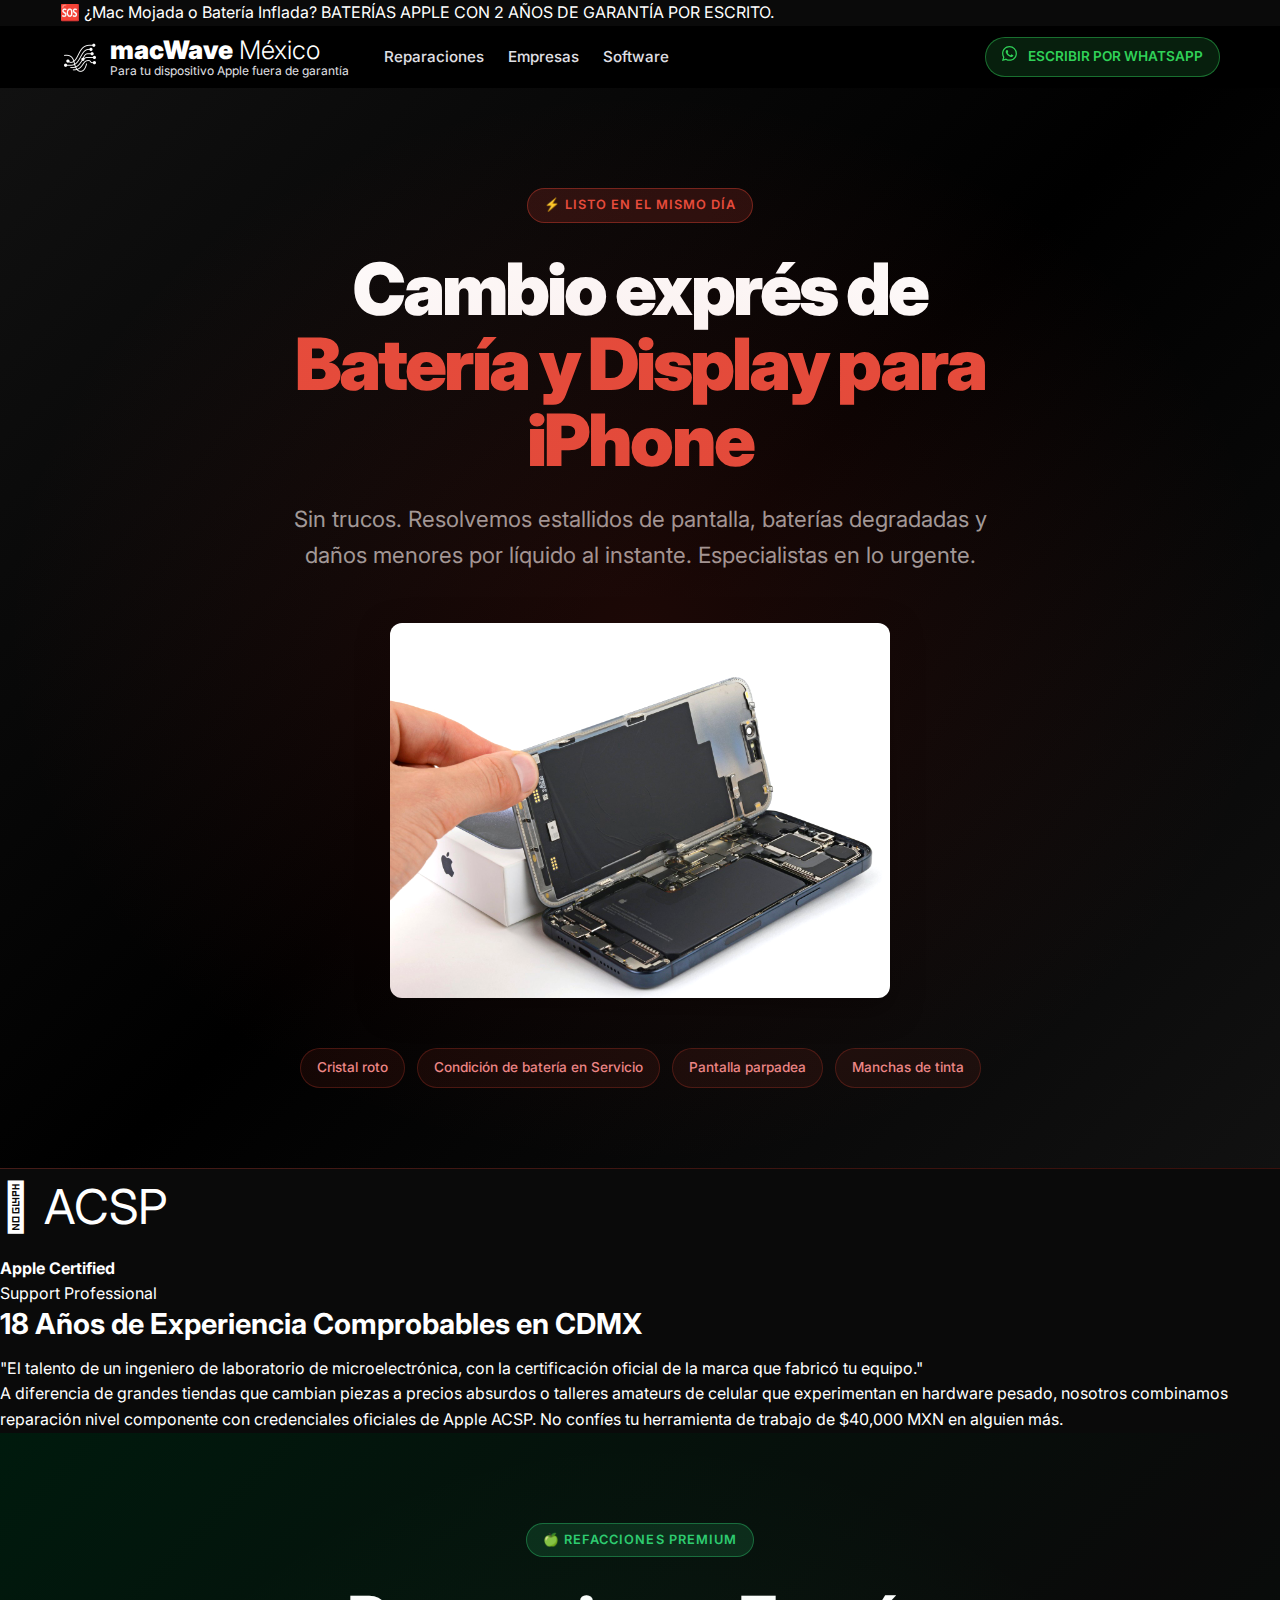
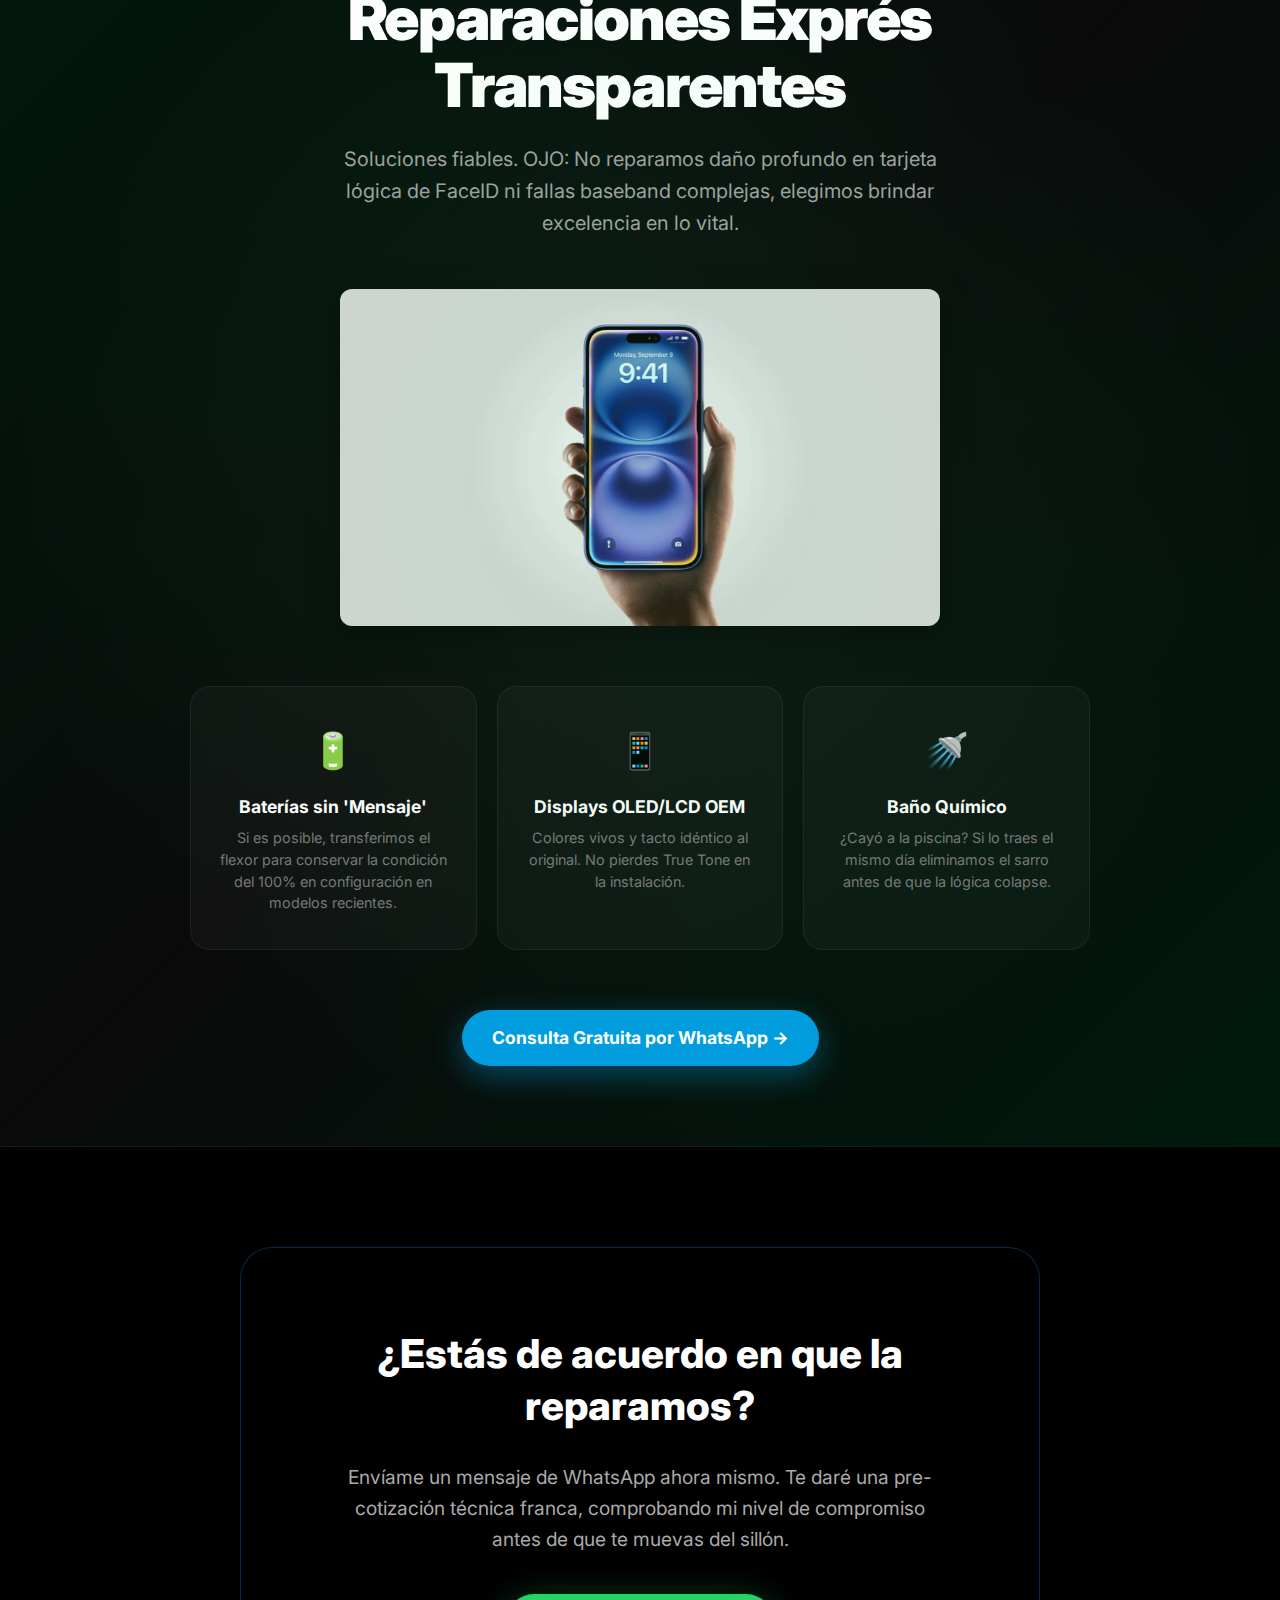
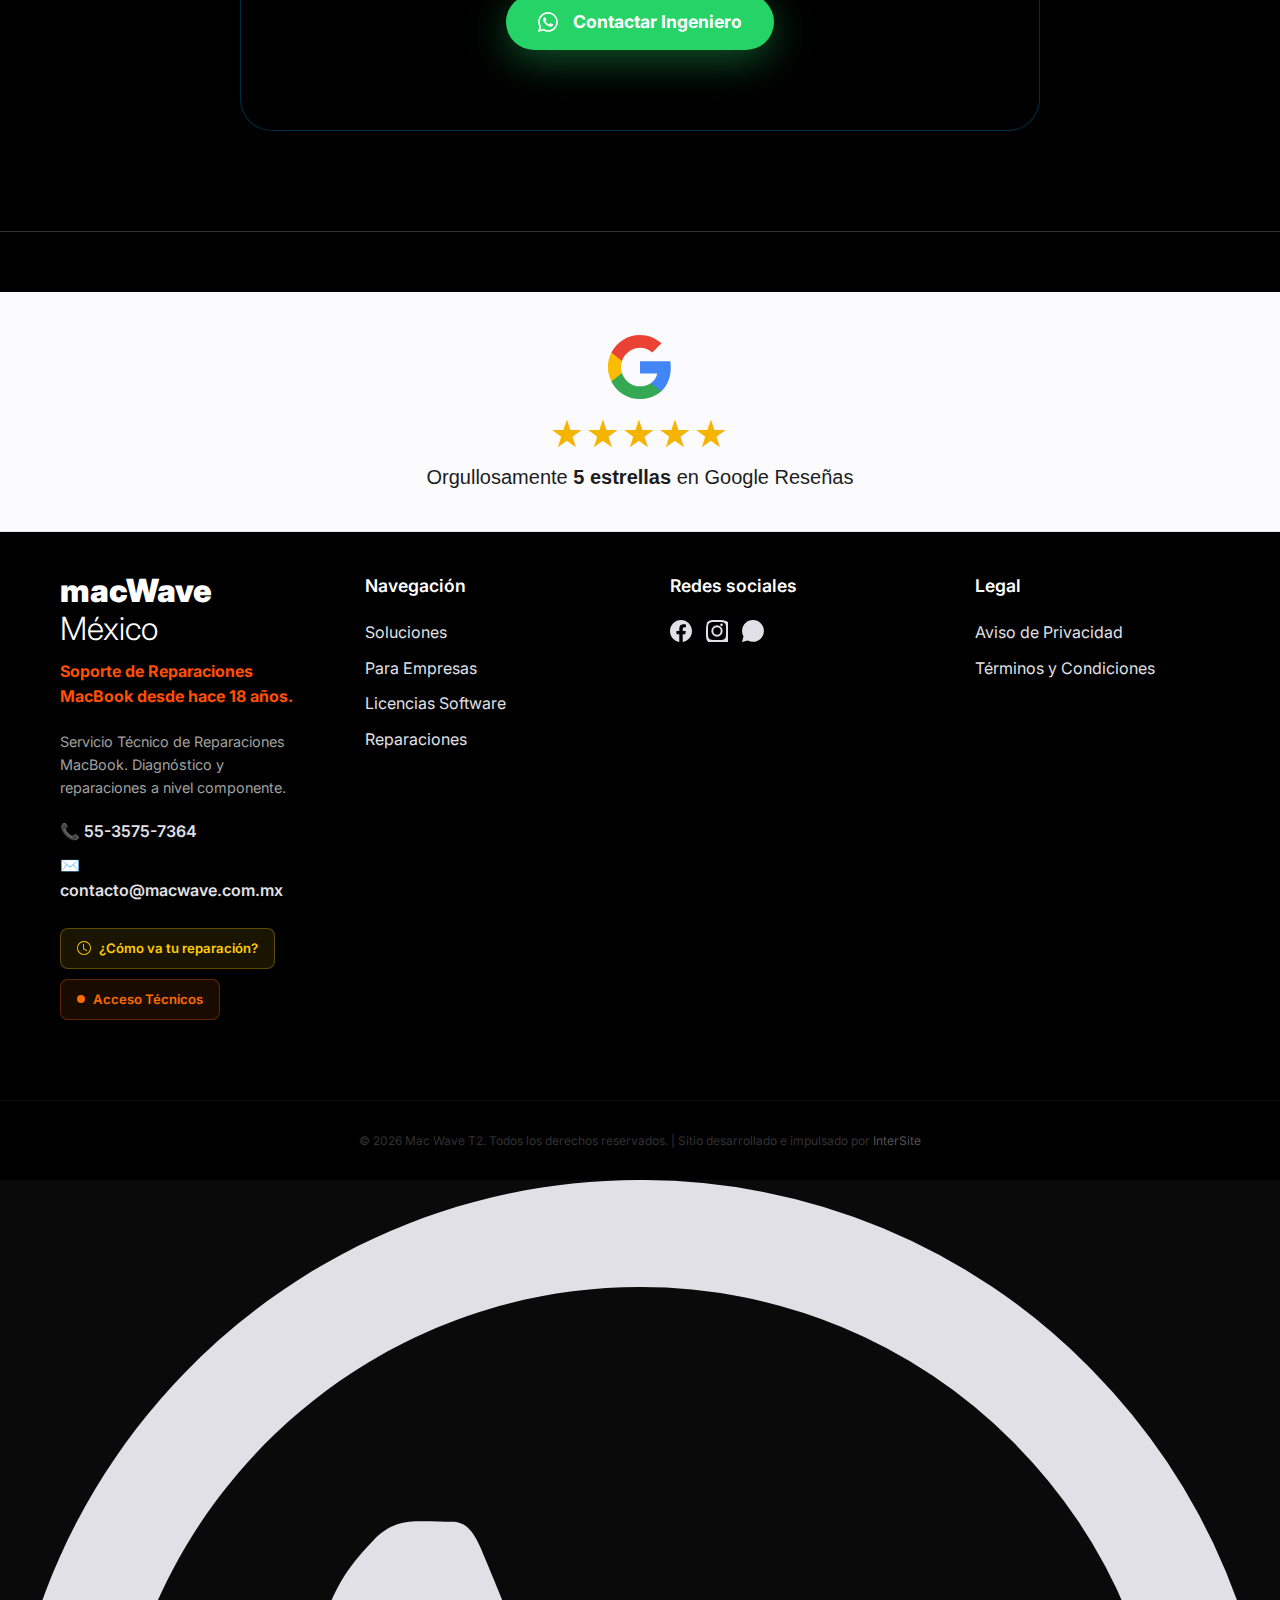
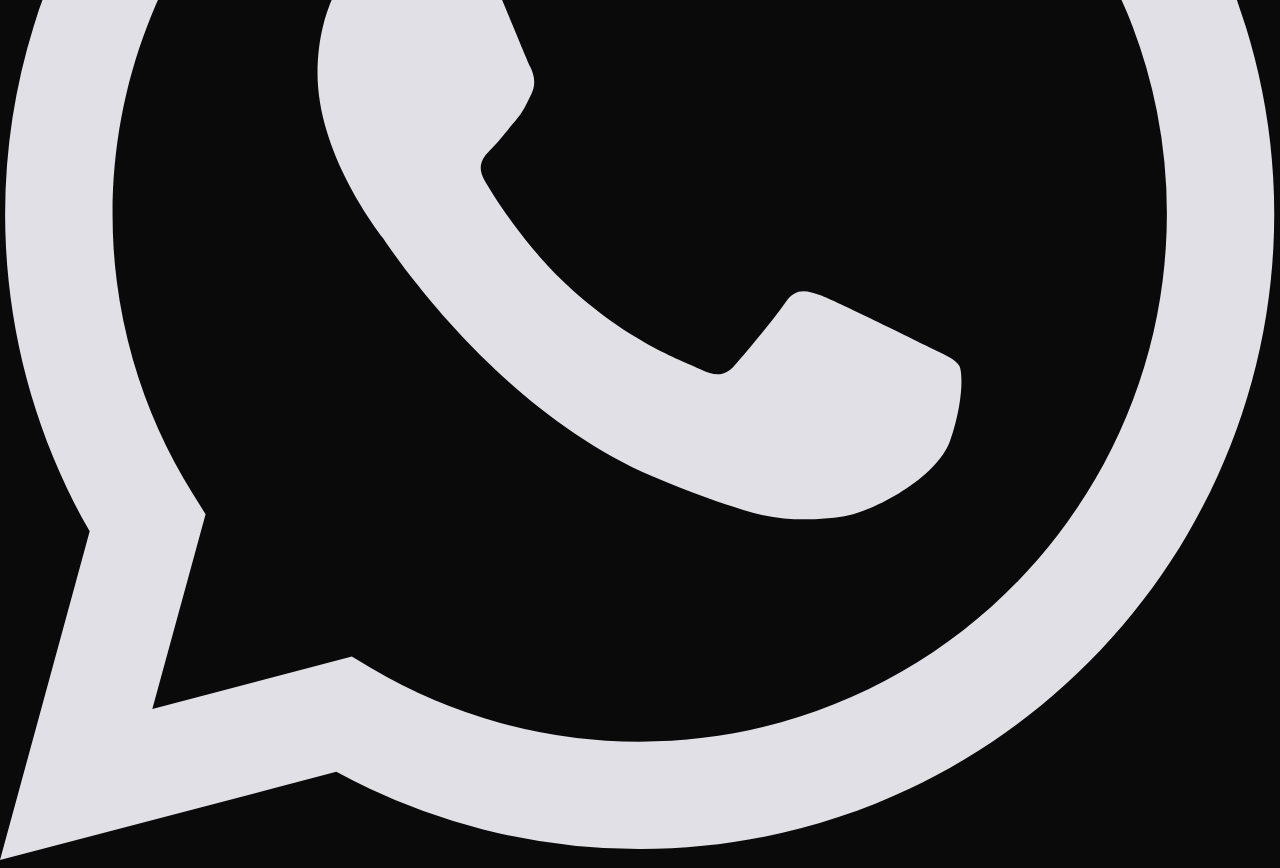
<file: bateria-pantalla-iphone-express.html>
<!DOCTYPE html>
<html lang="es-MX">

<head>

    <meta charset="UTF-8">
    <meta name="viewport" content="width=device-width, initial-scale=1.0, viewport-fit=cover">

    <title>📱 Cambio de Batería y Pantalla de iPhone en CDMX | Exprés | macWave</title>

    <meta name="description" content="Cambio de batería, display original y lavados químicos de iPhone el mismo día en CDMX. Servicio exprés sin engaños, piezas seleccionadas.">
    <meta name="keywords"
        content="reparación mac cdmx, macbook pro, macbook air, imac, batería macbook cdmx, mac mojada cdmx, tarjeta lógica macbook, nivel componente, polanco, santa fe">
    <meta name="robots" content="index, follow, max-image-preview:large, max-snippet:-1, max-video-preview:-1">
    <meta name="author" content="macWave México">
    <meta name="geo.region" content="MX-CMX">

    <!-- Open Graph -->
    <meta property="og:type" content="website">
    <meta property="og:title" content="Servicios de Reparación Especializada Mac en CDMX | macWave">
    <meta property="og:description"
        content="Rescatamos tu Mac cuando otros dicen 'No tiene arreglo'. Reparación a nivel componente y baterías con 2 años de garantía.">
    <meta property="og:url" content="https://macwave.com.mx/bateria-pantalla-iphone-express">
    <meta property="og:image" content="https://macwave.com.mx/images/mac_board_repair.png">
    <meta property="og:site_name" content="macWave México">

    <!-- Structured Data (Sincronizado con Index) -->
    <!-- Structured Data (JSON-LD) for SEO -->
    <script type="application/ld+json">
    {
      "@context": "https://schema.org",
      "@graph": [
        {
          "@type": "LocalBusiness",
          "@id": "https://macwave.com.mx/#localbusiness",
          "name": "macWave México - Reparación Mac Nivel Componente",
          "image": "https://macwave.com.mx/images/logo_dashboard_white.png",
          "description": "Especialistas en reparación Mac a nivel componente en CDMX. Más de 18 años de éxito rescatando equipos que otros dan por perdidos. Baterías con 2 años de garantía.",
          "url": "https://macwave.com.mx/",
          "telephone": "+525535757364",
          "priceRange": "$$",
          "address": {
            "@type": "PostalAddress",
            "streetAddress": "Servicio en Sitio y Recolección en CDMX",
            "addressLocality": "Ciudad de México",
            "addressRegion": "CDMX",
            "postalCode": "11560",
            "addressCountry": "MX"
          },
          "areaServed": ["Polanco", "Interlomas", "Santa Fe", "Bosques de las Lomas", "Lomas de Chapultepec", "CDMX"]
        },
        {
          "@type": "BreadcrumbList",
          "@id": "https://macwave.com.mx/reparaciones#breadcrumb",
          "itemListElement": [
            {
              "@type": "ListItem",
              "position": 1,
              "item": {
                "@id": "https://macwave.com.mx/",
                "name": "Inicio"
              }
            },
            {
              "@type": "ListItem",
              "position": 2,
              "item": {
                "@id": "https://macwave.com.mx/reparaciones",
                "name": "Reparaciones"
              }
            }
          ]
        },
        {

          "@type": "Product",
          "@id": "https://macwave.com.mx/reparaciones#mac-repair-v4",
          "mainEntityOfPage": { "@id": "https://macwave.com.mx/reparaciones#webpage" },
          "name": "Reparación Especializada Mac CDMX",
          "image": "https://macwave.com.mx/images/logo_dashboard_white.png",
          "description": "Reparación técnica de tarjetas lógicas, pantallas, teclados y baterías para MacBook Pro, Air e iMac con 2 años de garantía.",
          "sku": "MW-REP-002",
          "brand": {
            "@type": "Brand",
            "name": "Apple"
          },
          "offers": {
            "@type": "AggregateOffer",
            "priceCurrency": "MXN",
            "lowPrice": "1499",
            "highPrice": "12999",
            "offerCount": "20",
            "availability": "https://schema.org/InStock",
            "priceValidUntil": "2026-12-31",
            "hasMerchantReturnPolicy": {
              "@type": "MerchantReturnPolicy",
              "applicableCountry": "MX",
              "returnPolicyCategory": "https://schema.org/MerchantReturnFiniteReturnPeriod",
              "merchantReturnDays": "30",
              "returnMethod": "https://schema.org/ReturnInStore",
              "returnFees": "https://schema.org/FreeReturn"
            },
            "shippingDetails": {
              "@type": "OfferShippingDetails",
              "shippingRate": {
                "@type": "MonetaryAmount",
                "value": "0",
                "currency": "MXN"
              },
              "shippingDestination": {
                "@type": "DefinedRegion",
                "addressCountry": "MX"
              },
              "deliveryTime": {
                "@type": "ShippingDeliveryTime",
                "handlingTime": {
                  "@type": "QuantitativeValue",
                  "minValue": "0",
                  "maxValue": "1",
                  "unitCode": "DAY"
                },
                "transitTime": {
                  "@type": "ShippingDeliveryTime",
                  "minValue": "1",
                  "maxValue": "3",
                  "unitCode": "DAY"
                }
              }
            }
          },
          "aggregateRating": {
            "@type": "AggregateRating",
            "ratingValue": "5",
            "reviewCount": "150"
          },
          "review": {
            "@type": "Review",
            "reviewRating": {
              "@type": "Rating",
              "ratingValue": "5"
            },
            "author": {
              "@type": "Person",
              "name": "Cliente Satisfecho"
            },
            "reviewBody": "Excelente servicio de reparación para mi MacBook. Todo quedó como nuevo."
          }
        }
      ]
    }
    </script>

    <link rel="icon" type="image/png" href="https://macwave.com.mx/images/favicon1.png">
    <meta name="theme-color" content="#000000">
    <script async src="https://www.googletagmanager.com/gtag/js?id=G-JENWM4W22D"></script>
    <script>
        window.dataLayer = window.dataLayer || [];
        function gtag() { dataLayer.push(arguments); }
        gtag('js', new Date());
        gtag('config', 'G-JENWM4W22D');
    </script>

    <link rel="preconnect" href="https://fonts.googleapis.com">
    <link rel="preconnect" href="https://fonts.gstatic.com" crossorigin>
    <link href="https://fonts.googleapis.com/css2?family=Inter:wght@300;400;500;600;700;800;900&display=swap"
        rel="stylesheet">
    <link rel="stylesheet" href="style.css?v=26.2.0">

    <script>
        function toggleMobileMenu(e) {
            if (e) { e.preventDefault(); e.stopPropagation(); }
            var body = document.body;
            var btn = document.getElementById('mobile-menu-toggle');
            var isNowActive = body.classList.toggle('menu-active');
            if (btn) { if (isNowActive) btn.classList.add('active'); else btn.classList.remove('active'); }
        }
    </script>

    <style>
        :root {
            --pain-red: #c0392b;
            --pain-red-dark: #7b241c;
            --solution-blue: #009CDF;
            --solution-green: #2ecc71;
            --solution-orange: #f39c12;
            --solution-purple: #9b59b6;
            --bg-dark: #0a0a0a;
            --bg-card: #111111;
            --text-primary: #ffffff;
            --text-muted: #a0a0a0;
        }

        * {
            box-sizing: border-box;
            margin: 0;
            padding: 0;
        }

        body {
            font-family: 'Inter', -apple-system, BlinkMacSystemFont, sans-serif;
            background: var(--bg-dark);
            color: var(--text-primary);
            overflow-x: hidden;
        }

        /* ── PAIN HERO SECTION ── */
        .pain-hero {
            background: linear-gradient(135deg, #1a0000 0%, #0d0d0d 50%, #1a0000 100%);
            padding: 100px 20px 80px;
            text-align: center;
            position: relative;
            overflow: hidden;
            border-bottom: 1px solid rgba(192, 57, 43, 0.3);
        }

        .pain-hero::before {
            content: '';
            position: absolute;
            top: 0;
            left: 0;
            right: 0;
            bottom: 0;
            background: radial-gradient(ellipse at center, rgba(192, 57, 43, 0.15) 0%, transparent 70%);
            pointer-events: none;
        }

        .pain-badge {
            display: inline-flex;
            align-items: center;
            gap: 8px;
            background: rgba(192, 57, 43, 0.2);
            border: 1px solid rgba(192, 57, 43, 0.5);
            color: #e74c3c;
            padding: 6px 16px;
            border-radius: 100px;
            font-size: 0.8rem;
            font-weight: 600;
            letter-spacing: 0.08em;
            text-transform: uppercase;
            margin-bottom: 28px;
        }

        .pain-title {
            font-size: clamp(2.2rem, 7vw, 4.5rem);
            font-weight: 900;
            line-height: 1.05;
            letter-spacing: -0.04em;
            color: #ffffff;
            max-width: 900px;
            margin: 0 auto 24px;
        }

        .pain-title span {
            color: #e74c3c;
            display: block;
        }

        .pain-subtitle {
            font-size: clamp(1.1rem, 2.5vw, 1.4rem);
            color: var(--text-muted);
            max-width: 700px;
            margin: 0 auto 50px;
            line-height: 1.6;
        }

        /* Warning Symptoms */
        .warning-symptoms {
            display: flex;
            flex-wrap: wrap;
            gap: 12px;
            justify-content: center;
            max-width: 800px;
            margin: 50px auto 0;
        }

        .symptom-tag {
            background: rgba(192, 57, 43, 0.1);
            border: 1px solid rgba(192, 57, 43, 0.3);
            color: #e88;
            padding: 8px 16px;
            border-radius: 100px;
            font-size: 0.85rem;
            font-weight: 500;
        }

        /* ── HUB SECTIONS ── */
        .hub-section {
            padding: 90px 20px 80px;
            text-align: center;
            position: relative;
            overflow: hidden;
            border-bottom: 1px solid rgba(255, 255, 255, 0.05);
        }

        /* Blue Theme (Logic Board) */
        .hub-section.blue-theme {
            background: linear-gradient(135deg, #001018 0%, #0a0a0a 50%, #001018 100%);
        }

        .hub-section.blue-theme::before {
            content: '';
            position: absolute;
            inset: 0;
            background: radial-gradient(ellipse at center, rgba(0, 156, 223, 0.1) 0%, transparent 70%);
            pointer-events: none;
        }

        /* Green Theme (Battery) */
        .hub-section.green-theme {
            background: linear-gradient(135deg, #001a0d 0%, #0a0a0a 50%, #001a0d 100%);
        }

        .hub-section.green-theme::before {
            content: '';
            position: absolute;
            inset: 0;
            background: radial-gradient(ellipse at center, rgba(46, 204, 113, 0.1) 0%, transparent 70%);
            pointer-events: none;
        }

        /* Orange Theme (Liquid) */
        .hub-section.orange-theme {
            background: linear-gradient(135deg, #1a0f00 0%, #0a0a0a 50%, #1a0f00 100%);
        }

        .hub-section.orange-theme::before {
            content: '';
            position: absolute;
            inset: 0;
            background: radial-gradient(ellipse at center, rgba(243, 156, 18, 0.1) 0%, transparent 70%);
            pointer-events: none;
        }

        /* Purple Theme (Upgrades) */
        .hub-section.purple-theme {
            background: linear-gradient(135deg, #0d001a 0%, #0a0a0a 50%, #0d001a 100%);
        }

        .hub-section.purple-theme::before {
            content: '';
            position: absolute;
            inset: 0;
            background: radial-gradient(ellipse at center, rgba(155, 89, 182, 0.1) 0%, transparent 70%);
            pointer-events: none;
        }

        .hub-badge {
            display: inline-flex;
            align-items: center;
            gap: 8px;
            padding: 6px 16px;
            border-radius: 100px;
            font-size: 0.8rem;
            font-weight: 600;
            letter-spacing: 0.08em;
            text-transform: uppercase;
            margin-bottom: 28px;
        }

        /* Badge Variants */
        .badge-blue {
            background: rgba(0, 156, 223, 0.15);
            border: 1px solid rgba(0, 156, 223, 0.4);
            color: #009CDF;
        }

        .badge-green {
            background: rgba(46, 204, 113, 0.15);
            border: 1px solid rgba(46, 204, 113, 0.4);
            color: #2ecc71;
        }

        .badge-orange {
            background: rgba(243, 156, 18, 0.15);
            border: 1px solid rgba(243, 156, 18, 0.4);
            color: #f39c12;
        }

        .badge-purple {
            background: rgba(155, 89, 182, 0.15);
            border: 1px solid rgba(155, 89, 182, 0.4);
            color: #9b59b6;
        }

        .hub-title {
            font-size: clamp(2rem, 5.5vw, 3.8rem);
            font-weight: 900;
            line-height: 1.1;
            letter-spacing: -0.03em;
            color: #ffffff;
            max-width: 800px;
            margin: 0 auto 24px;
        }

        .hub-subtitle {
            font-size: clamp(1rem, 2.5vw, 1.25rem);
            color: var(--text-muted);
            max-width: 620px;
            margin: 0 auto 50px;
            line-height: 1.6;
        }

        /* Feature Cards */
        .features-grid {
            display: grid;
            grid-template-columns: repeat(3, 1fr);
            gap: 20px;
            max-width: 900px;
            margin: 0 auto 60px;
        }

        .feature-card {
            background: rgba(255, 255, 255, 0.03);
            border: 1px solid rgba(255, 255, 255, 0.06);
            border-radius: 20px;
            padding: 35px 25px;
            text-align: center;
            transition: transform 0.2s, border-color 0.2s;
        }

        .feature-card:hover {
            transform: translateY(-5px);
            border-color: rgba(255, 255, 255, 0.15);
        }

        .feature-icon {
            font-size: 2.2rem;
            margin-bottom: 18px;
            display: block;
        }

        .feature-card h3 {
            font-size: 1.1rem;
            font-weight: 700;
            color: #fff;
            margin-bottom: 10px;
        }

        .feature-card p {
            font-size: 0.9rem;
            color: #777;
            line-height: 1.5;
        }

        /* Hub CTA Buttons */
        .hub-cta {
            display: inline-flex;
            align-items: center;
            gap: 10px;
            padding: 10px 22px;
            border-radius: 100px;
            font-size: 0.95rem;
            font-weight: 700;
            text-decoration: none;
            transition: all 0.3s ease;
        }

        .hub-cta:hover {
            transform: translateY(-2px);
            box-shadow: 0 4px 15px rgba(0, 0, 0, 0.2);
        }

        .cta-blue {
            background: #009CDF;
            color: #fff;
            box-shadow: 0 10px 30px rgba(0, 156, 223, 0.4);
        }

        .cta-green {
            background: #2ecc71;
            color: #fff;
            box-shadow: 0 10px 30px rgba(46, 204, 113, 0.4);
        }

        .cta-orange {
            background: #f39c12;
            color: #fff;
            box-shadow: 0 10px 30px rgba(243, 156, 18, 0.4);
        }

        .cta-purple {
            background: #9b59b6;
            color: #fff;
            box-shadow: 0 10px 30px rgba(155, 89, 182, 0.4);
        }

        /* TRUST SECTION FUTURISTIC */
        .trust-section {
            padding: 100px 20px;
            background: #000;
            text-align: center;
            position: relative;
            overflow: hidden;
        }
        .trust-grid {
            display: grid;
            grid-template-columns: repeat(auto-fit, minmax(280px, 1fr));
            gap: 30px;
            max-width: 1100px;
            margin: 0 auto;
        }
        .trust-card {
            background: rgba(255, 255, 255, 0.03);
            border: 1px solid rgba(0, 113, 227, 0.15);
            border-radius: 24px;
            padding: 50px 30px;
            text-align: center;
            transition: all 0.5s cubic-bezier(0.23, 1, 0.32, 1);
            position: relative;
            overflow: hidden;
            backdrop-filter: blur(10px);
            -webkit-backdrop-filter: blur(10px);
        }
        .trust-card:hover {
            background: rgba(0, 113, 227, 0.08);
            border-color: #0071e3;
            transform: translateY(-12px);
            box-shadow: 0 25px 60px rgba(0, 0, 0, 0.5), 0 0 30px rgba(0, 113, 227, 0.2);
        }
        .trust-icon {
            font-size: 3rem;
            margin-bottom: 25px;
            display: block;
            filter: drop-shadow(0 0 15px rgba(0, 113, 227, 0.6));
            animation: drift 4s ease-in-out infinite;
        }
        @keyframes drift {
            0%, 100% { transform: translateY(0); }
            50% { transform: translateY(-10px); }
        }
        .trust-card h4 {
            font-size: 1.35rem; font-weight: 800; color: #fff; margin-bottom: 15px;
            letter-spacing: -0.01em; text-transform: uppercase;
            text-shadow: 0 0 10px rgba(0, 113, 227, 0.3);
        }
        .trust-card p { font-size: 0.95rem; color: #b0b0b5; line-height: 1.7; margin: 0; }
        .trust-card::after {
            content: ""; position: absolute; bottom: 0; left: 0; width: 100%; height: 3px;
            background: linear-gradient(90deg, transparent, #0071e3, transparent);
            transform: scaleX(0); transition: transform 0.6s ease;
        }
        .trust-card:hover::after { transform: scaleX(1); }

        /* Final HUB CTA Box */
        .cta-box {
            background: linear-gradient(135deg, #001a2e 0%, #001018 100%);
            border: 1px solid rgba(0, 156, 223, 0.3);
            border-radius: 32px;
            padding: 70px 40px;
            max-width: 800px;
            margin: 60px auto;
            text-align: center;
        }

        .cta-box h2 {
            font-size: clamp(2rem, 5vw, 3.2rem);
            margin-bottom: 20px;
            font-weight: 800;
        }

        .cta-box p {
            color: #888;
            font-size: 1.1rem;
            margin-bottom: 40px;
        }

        .cta-wa-hub {
            background: #25D366;
            color: #fff;
            padding: 14px 32px;
            border-radius: 100px;
            font-size: 1.1rem;
            font-weight: 700;
            text-decoration: none;
            display: inline-flex;
            align-items: center;
            gap: 15px;
            box-shadow: 0 10px 40px rgba(37, 211, 102, 0.4);
            transition: transform 0.2s;
        }

        .cta-wa-hub:hover {
            transform: scale(1.05);
        }

        @media (max-width: 900px) {

            .features-grid,
            .trust-grid {
                grid-template-columns: 1fr;
                gap: 30px;
            }
        }
    </style>

  <link rel="canonical" href="https://macwave.com.mx/bateria-pantalla-iphone-express">
</head>

<body>

    <!-- Emergency Ticker Top Bar -->
    <div class="emergency-ticker">
        <div class="container">
            🆘 ¿Mac Mojada o Batería Inflada? BATERÍAS APPLE CON 2 AÑOS DE GARANTÍA POR ESCRITO.
        </div>
    </div>

    <header class="main-header">
        <div class="container header-content">

            <!-- Hamburguesa móvil -->
            <button class="mobile-menu-toggle" id="mobile-menu-toggle" aria-label="Abrir menú"
                onclick="toggleMobileMenu(event)">
                <span></span><span></span><span></span>
            </button>

            <!-- IZQUIERDA: Logo -->
            <div class="logo">
                <a href="/" class="logo-link">
                    <img src="./images/logo_dashboard_white.png" alt="Logo Mac Wave T2" class="logo-img">
                    <div class="logo-text-container">
                        <span class="logo-brand"><strong>macWave</strong> <span
                                style="font-weight: 300;">México</span></span>
                        <span class="logo-subtext">Para tu dispositivo Apple fuera de garantía</span>
                    </div>
                </a>
            </div>

            <!-- CENTRO: 3 enlaces -->
            <nav class="main-nav">
                <button class="mobile-nav-close" onclick="toggleMobileMenu(event)" aria-label="Cerrar menú">✕</button>

                <div class="mobile-menu-content">
                    <div class="mobile-nav-links">
                        <a href="reparaciones" class="nav-link" style="--i:1">Reparaciones</a>
                        <a href="empresas" class="nav-link" style="--i:2">Empresas</a>
                        <a href="software" class="nav-link" style="--i:3">Software</a>
                    </div>

                </div>
            </nav>





            <!-- DERECHA: Botón WhatsApp -->
            <div class="header-actions">
                <a href="https://wa.me/525535757364?text=Hola%20me%20ayudas%20a%20reparar%20mi%20Mac%3F" target="_blank"
                    rel="noopener noreferrer" class="cta-button header-cta"
                    style="background: rgba(48,209,88,0.15); color: #30D158; border: 1px solid rgba(48,209,88,0.45); padding: 8px 16px; font-size: 0.85rem; white-space: nowrap; text-decoration: none;"
                    onclick="gtag('event', 'whatsapp_click', { 'event_category': 'contact', 'event_label': 'header' });">
                    <svg xmlns="http://www.w3.org/2000/svg" width="15" height="15" fill="currentColor"
                        viewBox="0 0 16 16" style="margin-right:8px;">
                        <path
                            d="M13.601 2.326A7.854 7.854 0 0 0 7.994 0C3.627 0 .068 3.558.064 7.926c0 1.399.366 2.76 1.057 3.965L0 16l4.204-1.102a7.933 7.933 0 0 0 3.79.965h.004c4.368 0 7.926-3.558 7.93-7.93A7.898 7.898 0 0 0 13.6 2.326zM7.994 14.521a6.573 6.573 0 0 1-3.356-.92l-.24-.144-2.494.654.666-2.433-.156-.251a6.56 6.56 0 0 1-1.007-3.505c0-3.626 2.957-6.584 6.591-6.584a6.56 6.56 0 0 1 4.66 1.931 6.557 6.557 0 0 1 1.928 4.66c-.004 3.639-2.961 6.592-6.592 6.592zm3.615-4.934c-.197-.099-1.17-.578-1.353-.646-.182-.065-.315-.099-.445.099-.133.197-.513.646-.627.775-.114.133-.232.148-.43.05-.197-.1-.836-.308-1.592-.985-.59-.525-.985-1.175-1.103-1.372-.114-.198-.011-.304.088-.403.087-.088.197-.232.296-.346.1-.114.133-.198.198-.33.065-.134.034-.248-.015-.347-.05-.099-.445-1.076-.612-1.47-.16-.389-.323-.335-.445-.34-.114-.007-.247-.007-.38-.007a.729.729 0 0 0-.529.247c-.182.198-.691.677-.691 1.654 0 .977.71 1.916.81 2.049.098.133 1.394 2.132 3.383 2.992.47.205.84.326 1.129.418.475.152.904.129 1.246.08.38-.058 1.171-.48 1.338-.943.164-.464.164-.86.114-.943-.049-.084-.182-.133-.38-.232z" />
                    </svg>
                    Escribir por WhatsApp
                </a>
            </div>
        </div>
    </header>

    <main>
        <!-- PAIN HERO -->
        <section class="pain-hero" style="background: linear-gradient(135deg, #111111 0%, #000000 50%, #111111 100%)">
            <div class="pain-badge">⚡ Listo en el mismo día</div>
            <h1 class="pain-title">Cambio exprés de <span>Batería y Display para iPhone</span></h1>
            <p class="pain-subtitle">Sin trucos. Resolvemos estallidos de pantalla, baterías degradadas y daños menores por líquido al instante. Especialistas en lo urgente.</p>

            
            <div class="pain-image-wrapper" style="max-width: 500px; margin: 40px auto; border-radius: 12px; overflow: hidden; box-shadow: 0 10px 30px rgba(0,0,0,0.5);">
                <img src="./images/displayiphone1.jpeg" alt="Error en equipo Mac" style="width: 100%; display: block; filter: saturate(1.1) contrast(1.05);">
            </div>
            <div class="warning-symptoms">
                
            <span class="symptom-tag">Cristal roto</span>
            <span class="symptom-tag">Condición de batería en Servicio</span>
            <span class="symptom-tag">Pantalla parpadea</span>
            <span class="symptom-tag">Manchas de tinta</span>
        
            </div>
        </section>

        
        <!-- ACSP AUTHORITY BLOCK -->
        <section class="acsp-authority-block">
            <div class="acsp-container">
                <div class="acsp-badge">
                    <span style="font-size: 3rem; display: block; margin-bottom:10px;"> ACSP</span>
                    <strong>Apple Certified</strong><br>Support Professional
                </div>
                <div class="acsp-text">
                    <h3>18 Años de Experiencia Comprobables en CDMX</h3>
                    <p>"El talento de un ingeniero de laboratorio de microelectrónica, con la certificación oficial de la marca que fabricó tu equipo."</p>
                    <p class="acsp-sub">A diferencia de grandes tiendas que cambian piezas a precios absurdos o talleres amateurs de celular que experimentan en hardware pesado, nosotros combinamos reparación nivel componente con credenciales oficiales de Apple ACSP. No confíes tu herramienta de trabajo de $40,000 MXN en alguien más.</p>
                </div>
            </div>
        </section>


        <!-- SEC: HUB -->
        <section class="hub-section green-theme">
            <div class="hub-badge badge-green">🍏 Refacciones Premium</div>
            <h2 class="hub-title">Reparaciones Exprés <span>Transparentes</span></h2>
            <p class="hub-subtitle">Soluciones fiables. OJO: No reparamos daño profundo en tarjeta lógica de FaceID ni fallas baseband complejas, elegimos brindar excelencia en lo vital.</p>

            
            <div class="solution-image-wrapper" style="max-width: 600px; margin: 40px auto 60px auto; border-radius: 12px; overflow: hidden; box-shadow: 0 10px 30px rgba(0,0,0,0.5);">
                <img src="./images/iphone.png" alt="Reparacion solucion Mac" style="width: 100%; display: block;">
            </div>
            <div class="features-grid">
                
                <div class="feature-card">
                    <span class="feature-icon">🔋</span>
                    <h3>Baterías sin 'Mensaje'</h3>
                    <p>Si es posible, transferimos el flexor para conservar la condición del 100% en configuración en modelos recientes.</p>
                </div>
                <div class="feature-card">
                    <span class="feature-icon">📱</span>
                    <h3>Displays OLED/LCD OEM</h3>
                    <p>Colores vivos y tacto idéntico al original. No pierdes True Tone en la instalación.</p>
                </div>
                <div class="feature-card">
                    <span class="feature-icon">🚿</span>
                    <h3>Baño Químico</h3>
                    <p>¿Cayó a la piscina? Si lo traes el mismo día eliminamos el sarro antes de que la lógica colapse.</p>
                </div>
        
            </div>
            <a href="https://wa.me/525535757364" class="hub-cta cta-blue" style="font-size: 1.1rem; padding: 14px 30px;">Consulta Gratuita por WhatsApp →</a>
        </section>
        
        <!-- FINAL CTA HUB -->
        <section class="cta-final-hub" style="padding: 100px 20px; background: #000;">
            <div class="cta-box" style="padding: 80px 40px; max-width: 800px; margin: 0 auto; background: rgba(0,0,0,0.4);">
                <h2 style="margin-bottom: 30px; font-size: 2.5rem; line-height: 1.3;">¿Estás de acuerdo en que la reparamos?</h2>
                <p style="margin-bottom: 40px; font-size: 1.2rem; line-height: 1.6; max-width: 600px; margin-left: auto; margin-right: auto; color:#aaa;">
                    Envíame un mensaje de WhatsApp ahora mismo. Te daré una pre-cotización técnica franca, comprobando mi nivel de compromiso antes de que te muevas del sillón.
                </p>
                <a href="https://wa.me/525535757364" target="_blank" class="cta-wa-hub">
                    <svg xmlns="http://www.w3.org/2000/svg" width="20" height="20" fill="currentColor" viewBox="0 0 16 16">
                        <path d="M13.601 2.326A7.854 7.854 0 0 0 7.994 0C3.627 0 .068 3.558.064 7.926c0 1.399.366 2.76 1.057 3.965L0 16l4.204-1.102a7.933 7.933 0 0 0 3.79.965h.004c4.368 0 7.926-3.558 7.93-7.93A7.898 7.898 0 0 0 13.6 2.326zM7.994 14.521a6.573 6.573 0 0 1-3.356-.92l-.24-.144-2.494.654.666-2.433-.156-.251a6.56 6.56 0 0 1-1.007-3.505c0-3.626 2.957-6.584 6.591-6.584a6.56 6.56 0 0 1 4.66 1.931 6.557 6.557 0 0 1 1.928 4.66c-.004 3.639-2.961 6.592-6.592 6.592zm3.615-4.934c-.197-.099-1.17-.578-1.353-.646-.182-.065-.315-.099-.445.099-.133.197-.513.646-.627.775-.114.133-.232.148-.43.05-.197-.1-.836-.308-1.592-.985-.59-.525-.985-1.175-1.103-1.372-.114-.198-.011-.304.088-.403.087-.088.197-.232.296-.346.1-.114.133-.198.198-.33.065-.134.034-.248-.015-.347-.05-.099-.445-1.076-.612-1.47-.16-.389-.323-.335-.445-.34-.114-.007-.247-.007-.38-.007a.729.729 0 0 0-.529.247c-.182.198-.691.677-.691 1.654 0 .977.71 1.916.81 2.049.098.133 1.394 2.132 3.383 2.992.47.205.84.326 1.129.418.475.152.904.129 1.246.08.38-.058 1.171-.48 1.338-.943.164-.464.164-.86.114-.943-.049-.084-.182-.133-.38-.232z"/>
                    </svg>
                    Contactar Ingeniero
                </a>
            </div>
        </section>
    </main>

    <footer class="main-footer">
  <!-- Sección de Google Reseñas -->
  <div class="footer-google-reviews" style="background: #fbfbfd; text-align: center; padding: 40px 20px; font-family: -apple-system, BlinkMacSystemFont, 'Segoe UI', Roboto, Helvetica, Arial, sans-serif; border-bottom: 1px solid #e5e5ea; margin-top: 0; margin-bottom: 0;">
  <div style="margin-bottom: 5px;">
  <svg viewBox="0 0 24 24" xmlns="http://www.w3.org/2000/svg" style="width: 70px; height: 70px; display: inline-block;">
  <path d="M22.56 12.25c0-.78-.07-1.53-.2-2.25H12v4.26h5.92c-.26 1.37-1.04 2.53-2.21 3.31v2.77h3.57c2.08-1.92 3.28-4.74 3.28-8.09z" fill="#4285F4" />
  <path d="M12 23c2.97 0 5.46-.98 7.28-2.66l-3.57-2.77c-.98.66-2.23 1.06-3.71 1.06-2.86 0-5.29-1.93-6.16-4.53H2.18v2.84C3.99 20.53 7.7 23 12 23z" fill="#34A853" />
  <path d="M5.84 14.09c-.22-.66-.35-1.36-.35-2.09s.13-1.43.35-2.09V7.07H2.18C1.43 8.55 1 10.22 1 12s.43 3.45 1.18 4.93l3.66-2.84z" fill="#FBBC05" />
  <path d="M12 5.38c1.62 0 3.06.56 4.21 1.66l3.15-3.15C17.45 2.09 14.97 1 12 1 7.7 1 3.99 3.47 2.18 7.07l3.66 2.84c.87-2.6 3.3-4.53 6.16-4.53z" fill="#EA4335" />
  </svg>
  </div>
  
  <div style="color: #F4B400; font-size: 38px; line-height: 1; margin-bottom: 10px; letter-spacing: 2px;">
  ★★★★★
  </div>

  <p style="color: #1d1d1f; font-size: 1.25rem; font-weight: 500; max-width: 600px; margin: 0 auto; line-height: 1.4;">
  Orgullosamente <strong style="font-weight: 700;">5 estrellas</strong> en Google Reseñas
  </p>
  </div>

  

  <div class="container footer-grid" style="margin-top: 40px;">
  <div class="footer-col brand-info">
  <h3 style="font-size: 2em; color: var(--text-primary); margin-bottom: 10px;"><strong>macWave</strong>
  <span style="font-weight: 300;">México</span>
  </h3>
  <p class="tagline"
  style="font-style: normal; color: var(--accent-orange); font-weight: 700; margin-bottom: 20px;">
  Soporte de Reparaciones MacBook desde hace 18 años.</p>
  <p style="font-size: 0.9em; color: var(--text-muted);">Servicio Técnico de Reparaciones MacBook. Diagnóstico y reparaciones a nivel componente.</p>
  <p style="margin-top: 20px; font-weight: 600;">
  <a href="tel:5535757364" style="color: inherit; text-decoration: none; display: block; margin-bottom: 8px;">📞 55-3575-7364</a>
  <a href="mailto:contacto@macwave.com.mx" style="color: inherit; text-decoration: none; display: block;">✉️ contacto@macwave.com.mx</a>
  </p>

  <!-- Botones de acceso interno en el footer -->
  <div style="margin-top: 24px; display: flex; flex-direction: column; gap: 10px;">
  <a href="status-ods"
  style="display: inline-flex; align-items: center; gap: 8px; padding: 9px 16px; border-radius: 8px; background: rgba(255, 204, 0, 0.1); color: #ffcc00; border: 1px solid rgba(255, 204, 0, 0.3); font-size: 0.82rem; font-weight: 600; text-decoration: none; width: fit-content;">
  <svg xmlns="http://www.w3.org/2000/svg" width="14" height="14" fill="currentColor"
  viewBox="0 0 16 16">
  <path d="M8 15A7 7 0 1 1 8 1a7 7 0 0 1 0 14zm0 1A8 8 0 1 0 8 0a8 8 0 0 0 0 16z" />
  <path
  d="M7.5 3a.5.5 0 0 1 .5.5v5.21l3.247 1.856a.5.5 0 0 1-.494.868l-3.5-2A.5.5 0 0 1 7 9V3.5a.5.5 0 0 1 .5-.5z" />
  </svg>
  ¿Cómo va tu reparación?
  </a>
  <a href="tecnicos"
  style="display: inline-flex; align-items: center; gap: 8px; padding: 9px 16px; border-radius: 8px; background: rgba(255, 107, 0, 0.1); color: #ff6b00; border: 1px solid rgba(255, 107, 0, 0.3); font-size: 0.82rem; font-weight: 600; text-decoration: none; width: fit-content;">
  <span
  style="width:8px; height:8px; border-radius:50%; background:#ff6b00; display:inline-block;"></span>
  Acceso Técnicos
  </a>
  </div>
  </div>

  <div class="footer-col">
  <h4>Navegación</h4>
  <ul>
  <li><a href="#soluciones">Soluciones</a></li>
  <li><a href="empresas">Para Empresas</a></li>
  <li><a href="software">Licencias Software</a></li>
  <li><a href="reparaciones">Reparaciones</a></li>
  </ul>
  </div>

  <div class="footer-col">
  <h4>Redes sociales</h4>
  <div style="display:flex; align-items:center; gap:14px;">
  <a href="https://www.facebook.com/macwavet2" target="_blank" rel="noopener noreferrer" aria-label="Facebook" style="color: inherit;">
  <svg xmlns="http://www.w3.org/2000/svg" width="22" height="22" fill="currentColor" viewBox="0 0 16 16">
  <path d="M16 8.049C16 3.604 12.418 0 8 0S0 3.604 0 8.049C0 12.068 2.925 15.398 6.75 16v-5.625H4.719V8.049H6.75V6.275c0-2.017 1.195-3.131 3.022-3.131.875 0 1.79.158 1.79.158v1.98h-1.008c-.994 0-1.303.621-1.303 1.258v1.509h2.219l-.355 2.326H9.25V16C13.075 15.398 16 12.068 16 8.049z"/>
  </svg>
  </a>
  <a href="https://www.instagram.com/macwavet2" target="_blank" rel="noopener noreferrer" aria-label="Instagram" style="color: inherit;">
  <svg xmlns="http://www.w3.org/2000/svg" width="22" height="22" fill="currentColor" viewBox="0 0 16 16">
  <path d="M8 0C5.829 0 5.556.01 4.703.048 3.85.088 3.27.222 2.76.42a5.4 5.4 0 0 0-1.95 1.27A5.4 5.4 0 0 0 .42 3.64c-.198.51-.332 1.09-.372 1.943C.01 6.436 0 6.709 0 8.88c0 2.17.01 2.444.048 3.297.04.853.174 1.433.372 1.943.26.67.624 1.24 1.07 1.686a5.4 5.4 0 0 0 1.95 1.27c.51.198 1.09.332 1.943.372.853.038 1.126.048 3.297.048s2.444-.01 3.297-.048c.853-.04 1.433-.174 1.943-.372a5.4 5.4 0 0 0 1.95-1.27 5.4 5.4 0 0 0 1.27-1.95c.198-.51.332-1.09.372-1.943.038-.853.048-1.126.048-3.297s-.01-2.444-.048-3.297c-.04-.853-.174-1.433-.372-1.943a5.4 5.4 0 0 0-1.27-1.95A5.4 5.4 0 0 0 13.24.42c-.51-.198-1.09-.332-1.943-.372C10.444.01 10.171 0 8 0m0 1.441c2.134 0 2.387.008 3.231.046.78.035 1.204.165 1.486.275.373.145.639.318.918.597.279.279.452.545.597.918.11.282.24.706.275 1.486.038.844.046 1.097.046 3.231s-.008 2.387-.046 3.231c-.035.78-.165 1.204-.275 1.486a3.96 3.96 0 0 1-.597.918 3.96 3.96 0 0 1-.918.597c-.282.11-.706.24-1.486.275-.844.038-1.097.046-3.231.046s-2.387-.008-3.231-.046c-.78-.035-1.204-.165-1.486-.275a3.96 3.96 0 0 1-.918-.597 3.96 3.96 0 0 1-.597-.918c-.11-.282-.24-.706-.275-1.486-.038-.844-.046-1.097-.046-3.231s.008-2.387.046-3.231c.035-.78.165-1.204.275-1.486.145-.373.318-.639.597-.918.279-.279.545-.452.918-.597.282-.11.706-.24 1.486-.275.844-.038 1.097-.046 3.231-.046"/>
  <path d="M8 3.891A4.109 4.109 0 1 0 8 12.11 4.109 4.109 0 0 0 8 3.89m0 6.778A2.669 2.669 0 1 1 8 5.33a2.669 2.669 0 0 1 0 5.338m4.271-7.172a.96.96 0 1 1-1.92 0 .96.96 0 0 1 1.92 0"/>
  </svg>
  </a>
  <a href="https://wa.me/525535757364" target="_blank" rel="noopener noreferrer" aria-label="WhatsApp" style="color: inherit;">
  <svg xmlns="http://www.w3.org/2000/svg" width="22" height="22" fill="currentColor" viewBox="0 0 16 16">
  <path d="M13.601 2.326A7.854 7.854 0 0 0 7.994 0C3.627 0 .068 3.558.064 7.926c0 1.399.366 2.76 1.057 3.965L0 16l4.204-1.102a7.933 7.933 0 0 0 3.79.965h.004c4.368 0 7.926-3.558 7.93-7.93A7.898 7.898 0 0 0 13.6 2.326z"/>
  <path d="M7.994 14.521a6.573 6.573 0 0 1-3.356-.92l-.24-.144-2.494.654.666-2.433-.156-.251a6.56 6.56 0 0 1-1.007-3.505c0-3.626 2.957-6.584 6.591-6.584a6.56 6.56 0 0 1 4.66 1.931 6.557 6.557 0 0 1 1.928 4.66c-.004 3.639-2.961 6.592-6.592 6.592zM11.609 9.587c-.197-.099-1.17-.578-1.353-.646-.182-.065-.315-.099-.445.099-.133.197-.513.646-.627.775-.114.133-.232.148-.43.05-.197-.1-.836-.308-1.592-.985-.59-.525-.985-1.175-1.103-1.372-.114-.198-.011-.304.088-.403.087-.088.197-.232.296-.346.1-.114.133-.198.198-.33.065-.134.034-.248-.015-.347-.05-.099-.445-1.076-.612-1.47-.16-.389-.323-.335-.445-.34-.114-.007-.247-.007-.38-.007a.729.729 0 0 0-.529.247c-.182.198-.691.677-.691 1.654 0 .977.71 1.916.81 2.049.098.133 1.394 2.132 3.383 2.992.47.205.84.326 1.129.418.475.152.904.129 1.246.08.38-.058 1.171-.48 1.338-.943.164-.464.164-.86.114-.943-.049-.084-.182-.133-.38-.232z"/>
  </svg>
  </a>
  </div>
  </div>

  <div class="footer-col">
  <h4>Legal</h4>
  <ul>
  <li><a href="terminos" style="color: inherit; text-decoration: none;">Aviso de Privacidad</a></li>
  <li><a href="terminos" style="color: inherit; text-decoration: none;">Términos y Condiciones</a></li>
  </ul>
  </div>
  </div>
  

  <div class="footer-bottom-mini"
  style="border-top: 1px solid #111; padding: 30px 0; background: #000; text-align: center;">
  <div class="container" style="color: #333; font-size: 0.75em; position: relative;">
  <p>&copy; 2026 Mac Wave T2. Todos los derechos reservados. | Sitio desarrollado e impulsado por <a
  href="https://intersite.netlify.app" target="_blank"
  style="color: #555; text-decoration: none;">InterSite</a></p>
  <div class="mobile-only-gear"
  style="margin-top: 15px; font-size: 1.5rem; opacity: 0.1; user-select: none;">
  <span ondblclick="window.location.href='dashboard-ods'" style="cursor:pointer;"
  title="Acceso a Dashboard">⚙️</span>
  </div>
  </div>
  </div>
  </footer>

    <!-- Scheduling Modal -->
    <div id="scheduling-modal" class="modal-overlay">
        <div class="modal-container">
            <button id="close-modal" class="close-modal-btn">&times;</button>

            <div class="modal-left-panel">
                <div class="modal-profile">
                    <div class="profile-img-placeholder">JD</div>
                    <h3>Solicitar una reunión con Ing. Joel Duran</h3>
                </div>

                <div class="modal-calendar-header">
                    <button class="calendar-nav-btn">&lt;</button>
                    <span class="current-month">febrero 2026</span>
                    <button class="calendar-nav-btn">&gt;</button>
                </div>

                <div class="calendar-grid">
                    <div class="calendar-day-header">LUN.</div>
                    <div class="calendar-day-header">MAR.</div>
                    <div class="calendar-day-header">MIÉ.</div>
                    <div class="calendar-day-header">JUE.</div>
                    <div class="calendar-day-header">VIE.</div>
                    <div class="calendar-day-header">SÁB.</div>
                    <div class="calendar-day-header">DOM.</div>

                    <div class="calendar-day empty"></div>
                    <div class="calendar-day empty"></div>
                    <div class="calendar-day empty"></div>
                    <div class="calendar-day empty"></div>
                    <div class="calendar-day empty"></div>

                    <div class="calendar-day disabled">1</div>
                    <div class="calendar-day disabled">2</div>
                    <div class="calendar-day">3</div>
                    <div class="calendar-day">4</div>
                    <div class="calendar-day">5</div>
                    <div class="calendar-day">6</div>
                    <div class="calendar-day">7</div>
                    <div class="calendar-day disabled">8</div>
                    <div class="calendar-day disabled">9</div>
                    <div class="calendar-day">10</div>
                    <div class="calendar-day">11</div>
                    <div class="calendar-day">12</div>
                    <div class="calendar-day">13</div>
                    <div class="calendar-day">14</div>
                    <div class="calendar-day disabled">15</div>
                    <div class="calendar-day disabled">16</div>
                    <div class="calendar-day">17</div>
                    <div class="calendar-day">18</div>
                    <div class="calendar-day">19</div>
                    <div class="calendar-day">20</div>
                    <div class="calendar-day">21</div>
                    <div class="calendar-day disabled">22</div>
                    <div class="calendar-day disabled">23</div>
                    <div class="calendar-day">24</div>
                    <div class="calendar-day">25</div>
                    <div class="calendar-day">26</div>
                    <div class="calendar-day">27</div>
                    <div class="calendar-day">28</div>
                    <div class="calendar-day disabled">29</div>
                    <div class="calendar-day disabled">30</div>
                </div>

                <div class="calendar-alert">
                    <p><strong>No hay fechas disponibles en noviembre</strong></p>
                    <a href="#" class="next-month-link">Ver mes siguiente &gt;</a>
                </div>
            </div>

            <div class="modal-right-panel">
                <div class="modal-header-right">
                    <div class="step-indicator">
                        <div class="step active">
                            <span class="step-circle"></span>
                            <span class="step-label">ELIGE UNA HORA</span>
                        </div>
                        <div class="step-line"></div>
                        <div class="step">
                            <span class="step-circle"></span>
                            <span class="step-label">TU INFORMACIÓN</span>
                        </div>
                    </div>
                    <div class="logo-modal">
                        <span class="logo-brand" style="color: #000;"><strong>macWave</strong> <span
                                style="font-weight: 300;">México</span></span>
                    </div>
                </div>

                <div class="duration-selector">
                    <h4>¿Cuánto tiempo necesitas?</h4>
                    <div class="duration-options">
                        <button class="duration-btn active" data-duration="15">15 minutos</button>
                        <button class="duration-btn" data-duration="30">30 minutos</button>
                        <button class="duration-btn" data-duration="60">1 hora</button>
                    </div>
                </div>

                <div class="availability-message" style="text-align: center; margin-top: 20px;">
                    <div id="booking-confirmation-container" style="display: none;">
                        <h3 style="margin-bottom: 15px; color: #333;">Fecha Seleccionada: <span id="selected-date-text"
                                style="color: var(--accent-orange);"></span></h3>
                        <a href="#" id="confirm-whatsapp-btn" class="cta-button primary"
                            style="width: 100%; display: block; text-align: center; background: #25D366; border-color: #25D366;"
                            onclick="gtag('event', 'booking_submitted', { 'event_category': 'conversion', 'event_label': 'calendar' });">
                            CONFIRMAR CITA POR WHATSAPP
                        </a>
                        <p style="font-size: 0.8rem; margin-top: 10px; color: #666;">Se abrirá WhatsApp con los detalles
                            de tu cita.</p>
                    </div>

                    <div id="no-selection-message">
                        <p style="color: #666;">Selecciona una fecha en el calendario para continuar.</p>
                    </div>
                </div>
            </div>
        </div>
    </div>

    <a href="https://wa.me/525535757364?text=Hola%20me%20ayudas%20a%20reparar%20mi%20Mac%3F" class="floating-wa-btn"
        target="_blank" rel="noopener noreferrer" aria-label="Contactar por WhatsApp">
        <svg viewBox="0 0 16 16" fill="currentColor" xmlns="http://www.w3.org/2000/svg">
            <path
                d="M13.601 2.326A7.854 7.854 0 0 0 7.994 0C3.627 0 .068 3.558.064 7.926c0 1.399.366 2.76 1.057 3.965L0 16l4.204-1.102a7.933 7.933 0 0 0 3.79.965h.004c4.368 0 7.926-3.558 7.93-7.93A7.898 7.898 0 0 0 13.6 2.326zM7.994 14.521a6.573 6.573 0 0 1-3.356-.92l-.24-.144-2.494.654.666-2.433-.156-.251a6.56 6.56 0 0 1-1.007-3.505c0-3.626 2.957-6.584 6.591-6.584a6.56 6.56 0 0 1 4.66 1.931 6.557 6.557 0 0 1 1.928 4.66c-.004 3.639-2.961 6.592-6.592 6.592zm3.615-4.934c-.197-.099-1.17-.578-1.353-.646-.182-.065-.315-.099-.445.099-.133.197-.513.646-.627.775-.114.133-.232.148-.43.05-.197-.1-.836-.308-1.592-.985-.59-.525-.985-1.175-1.103-1.372-.114-.198-.011-.304.088-.403.087-.088.197-.232.296-.346.1-.114.133-.198.198-.33.065-.134.034-.248-.015-.347-.05-.099-.445-1.076-.612-1.47-.16-.389-.323-.335-.445-.34-.114-.007-.247-.007-.38-.007a.729.729 0 0 0-.529.247c-.182.198-.691.677-.691 1.654 0 .977.71 1.916.81 2.049.098.133 1.394 2.132 3.383 2.992.47.205.84.326 1.129.418.475.152.904.129 1.246.08.38-.058 1.171-.48 1.338-.943.164-.464.164-.86.114-.943-.049-.084-.182-.133-.38-.232z" />
        </svg>
    </a>

    <script src="script.js?v=25.0.0"></script>
</body>

</html>
</file>
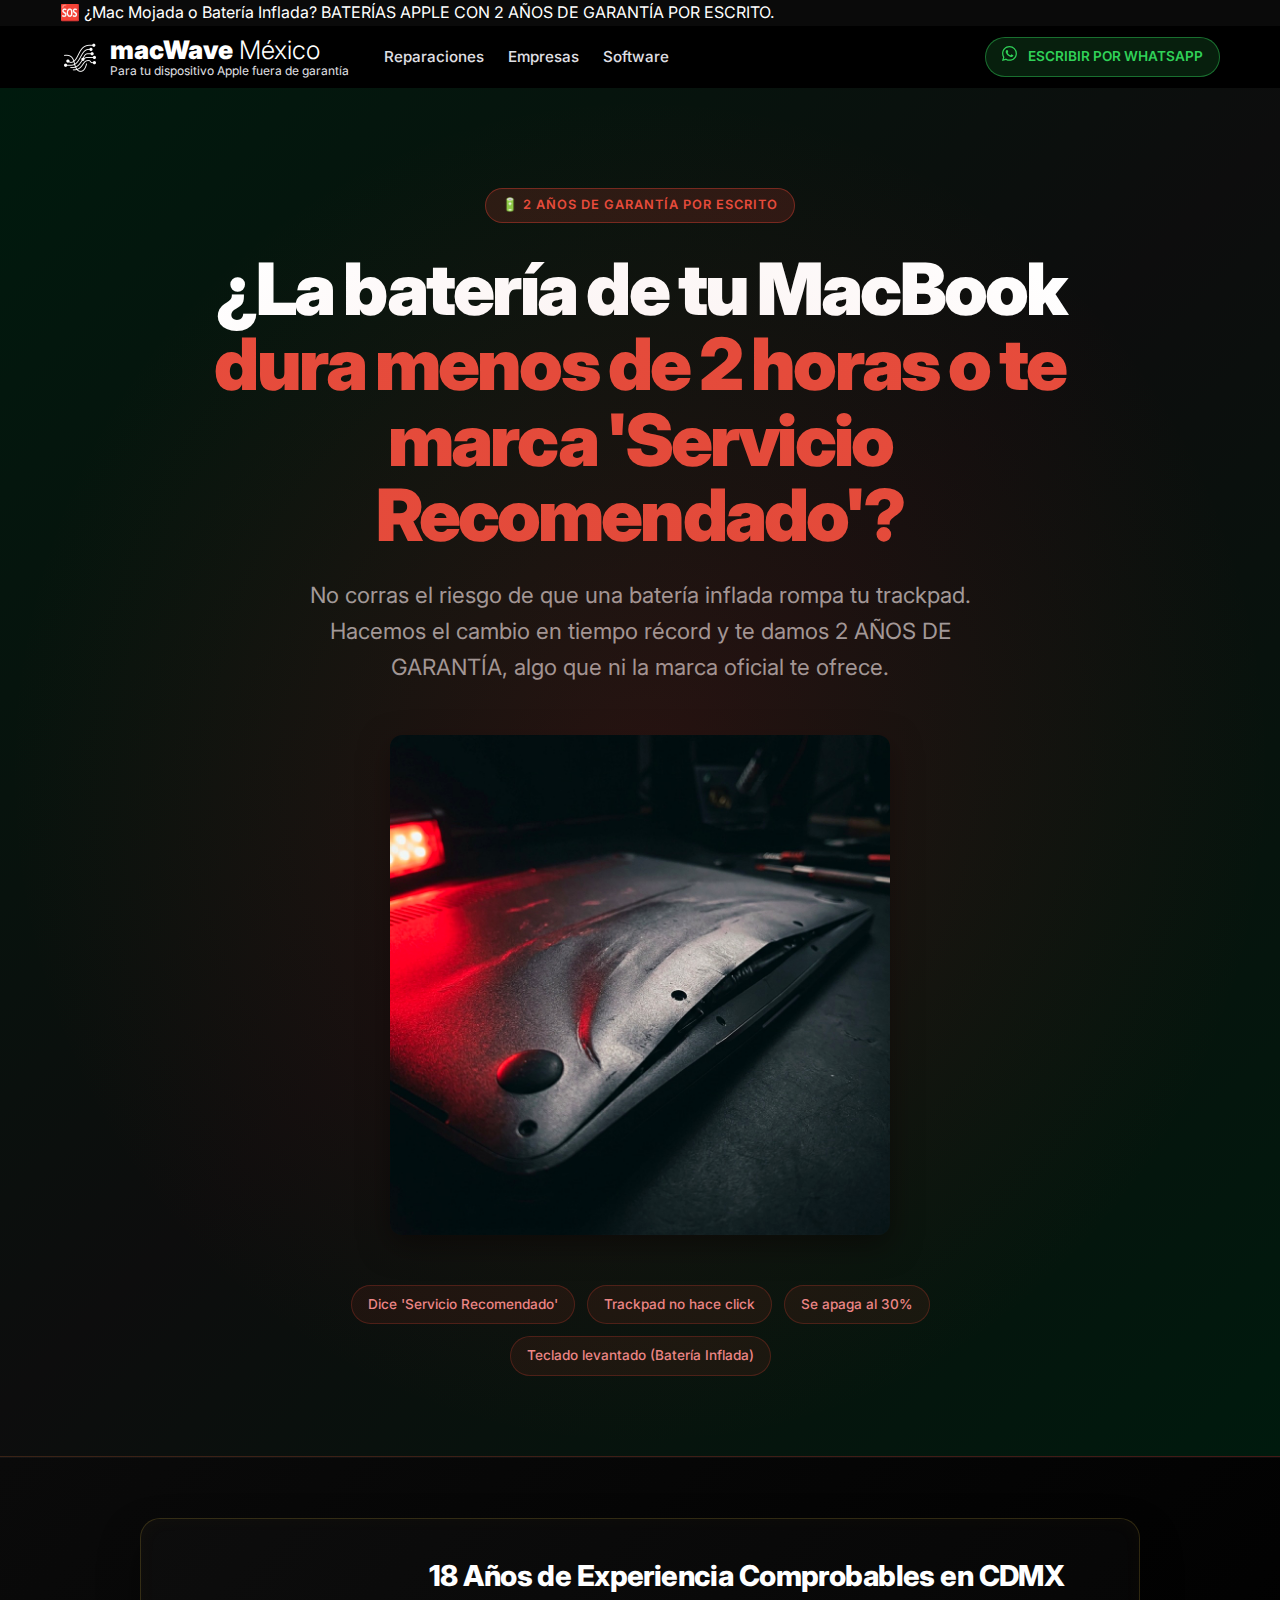
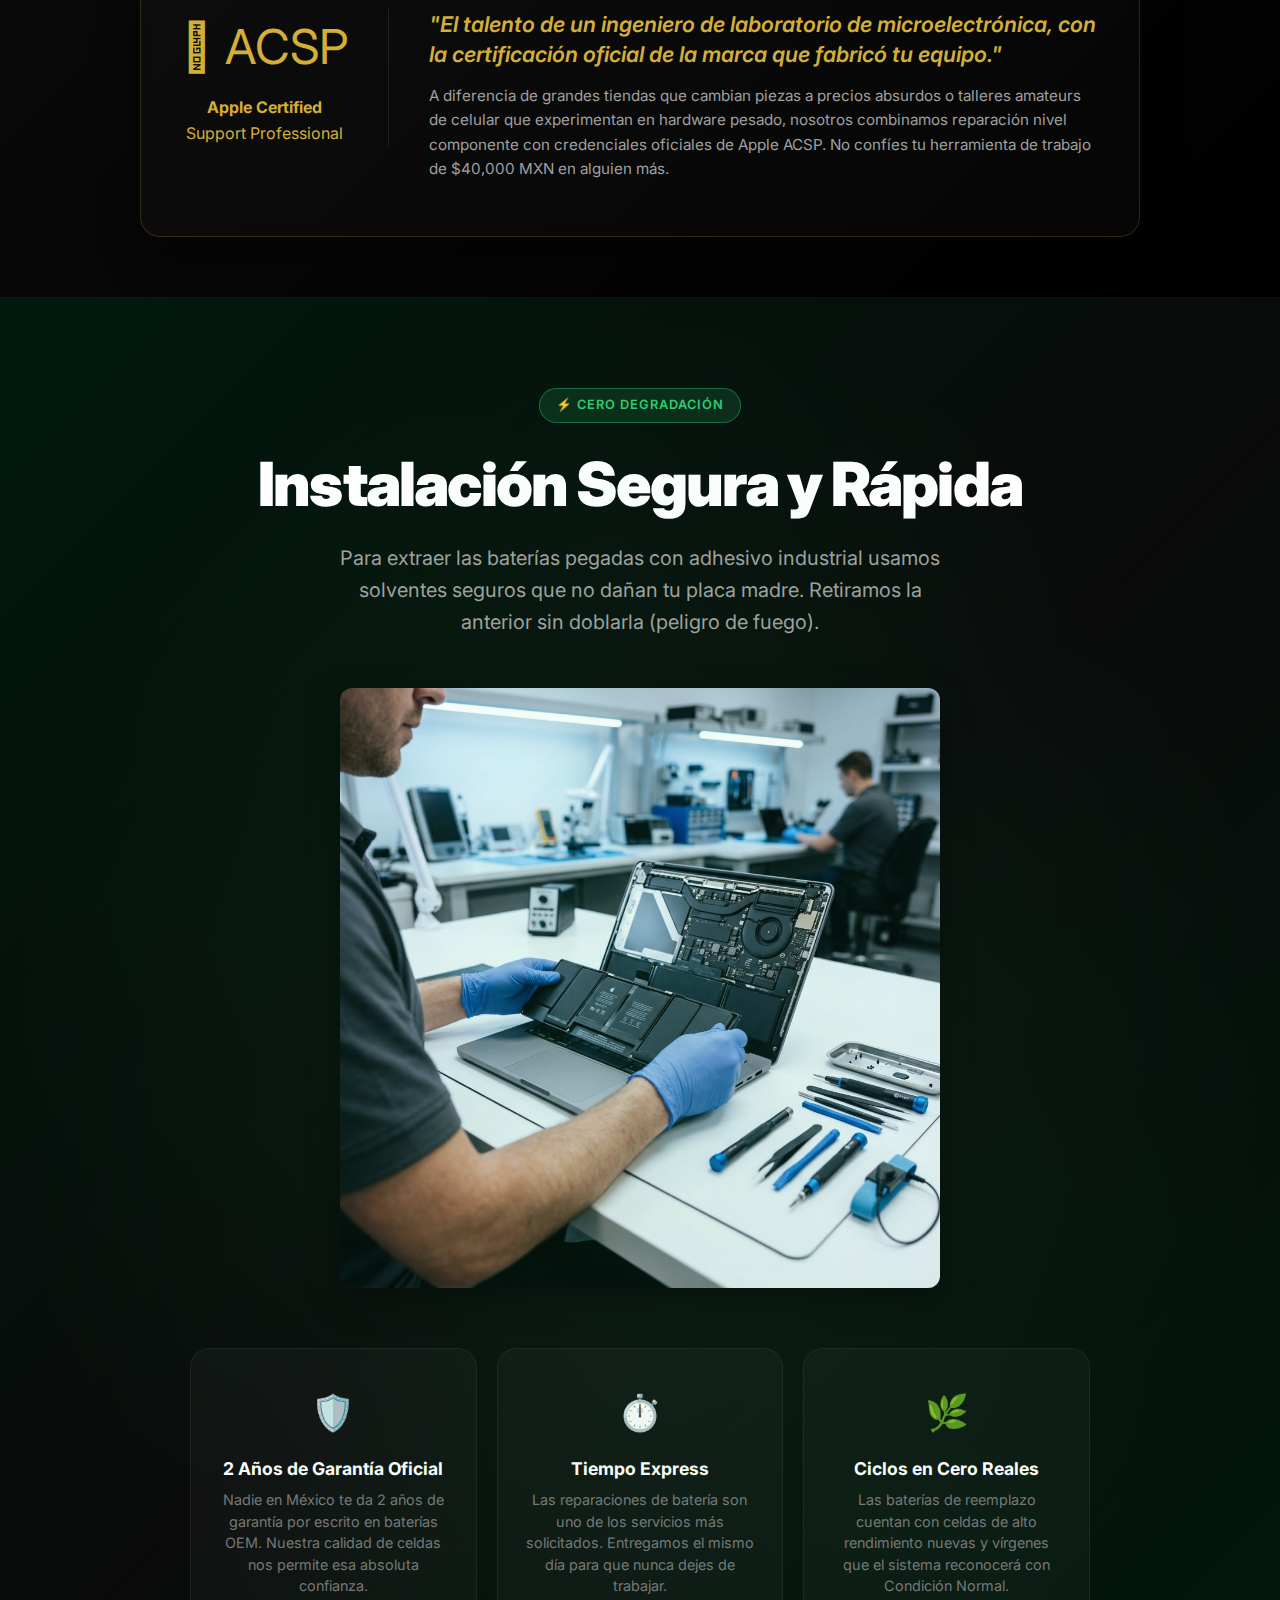
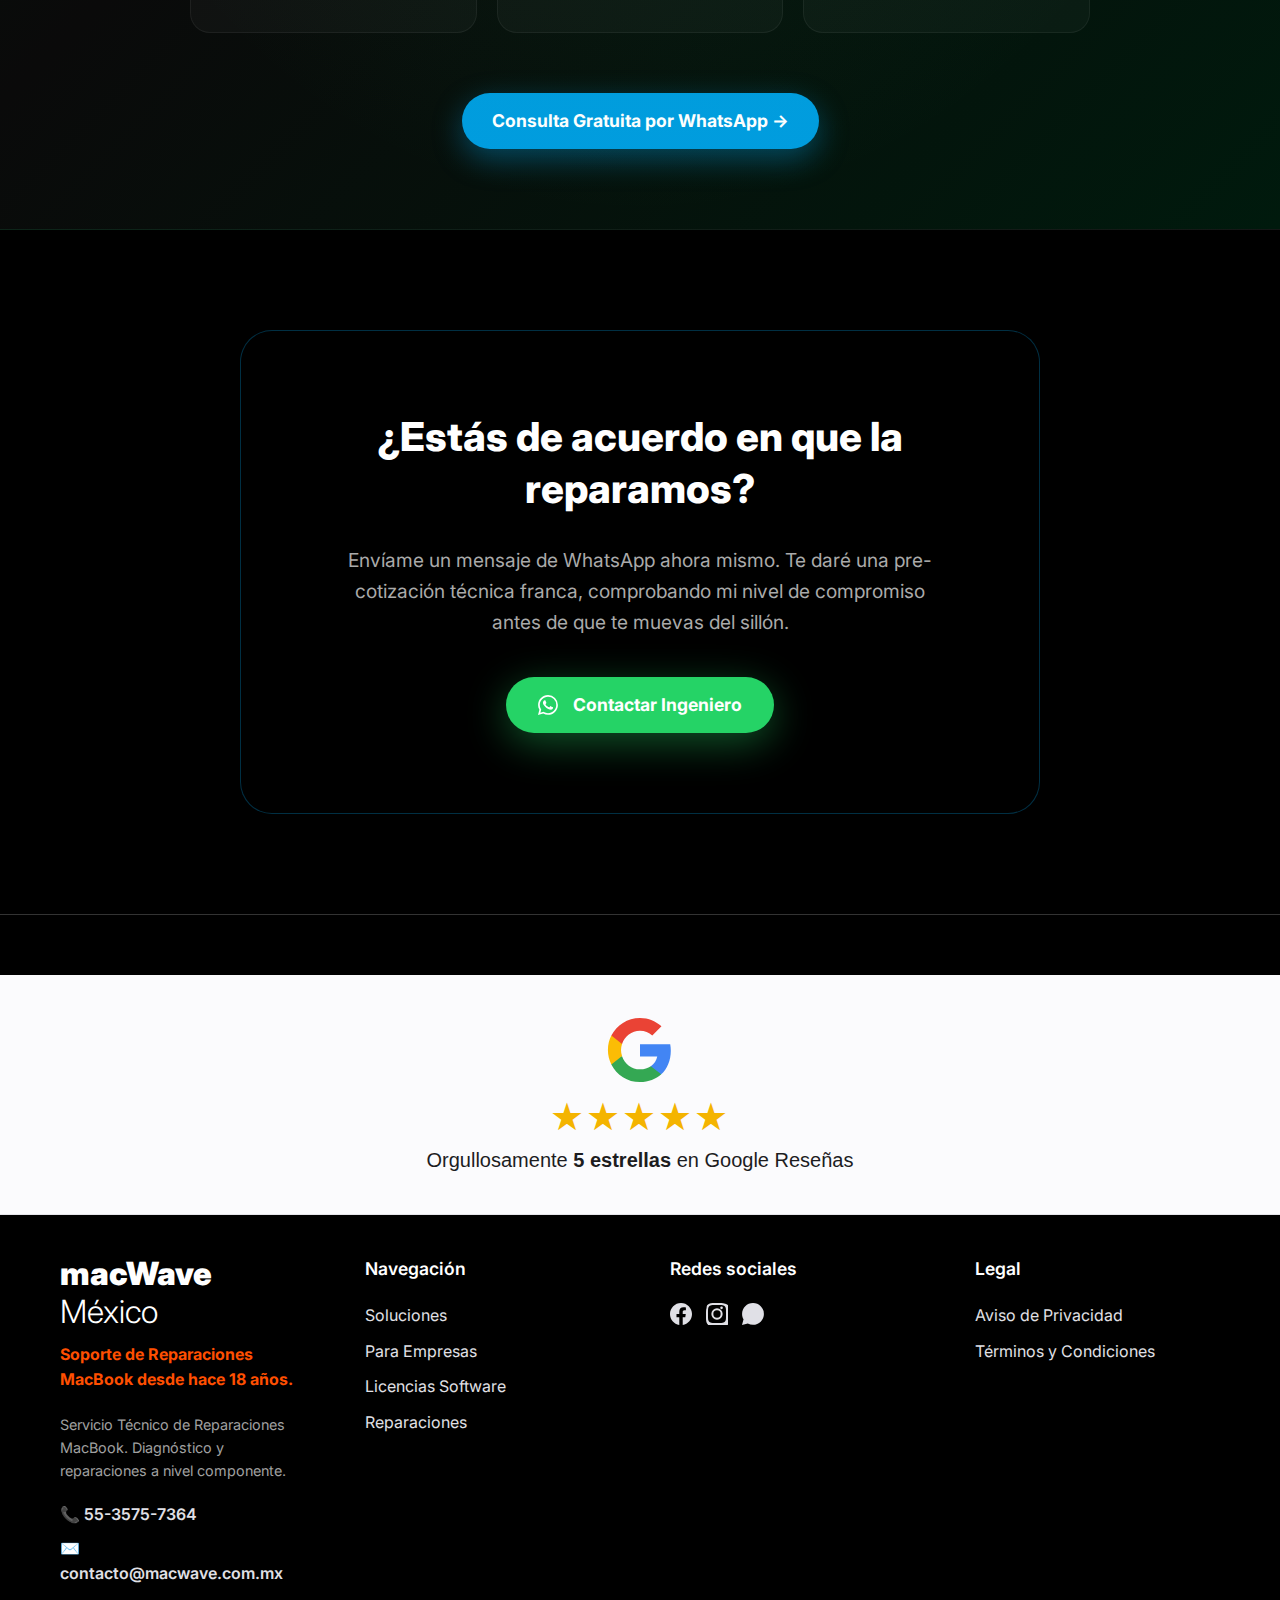
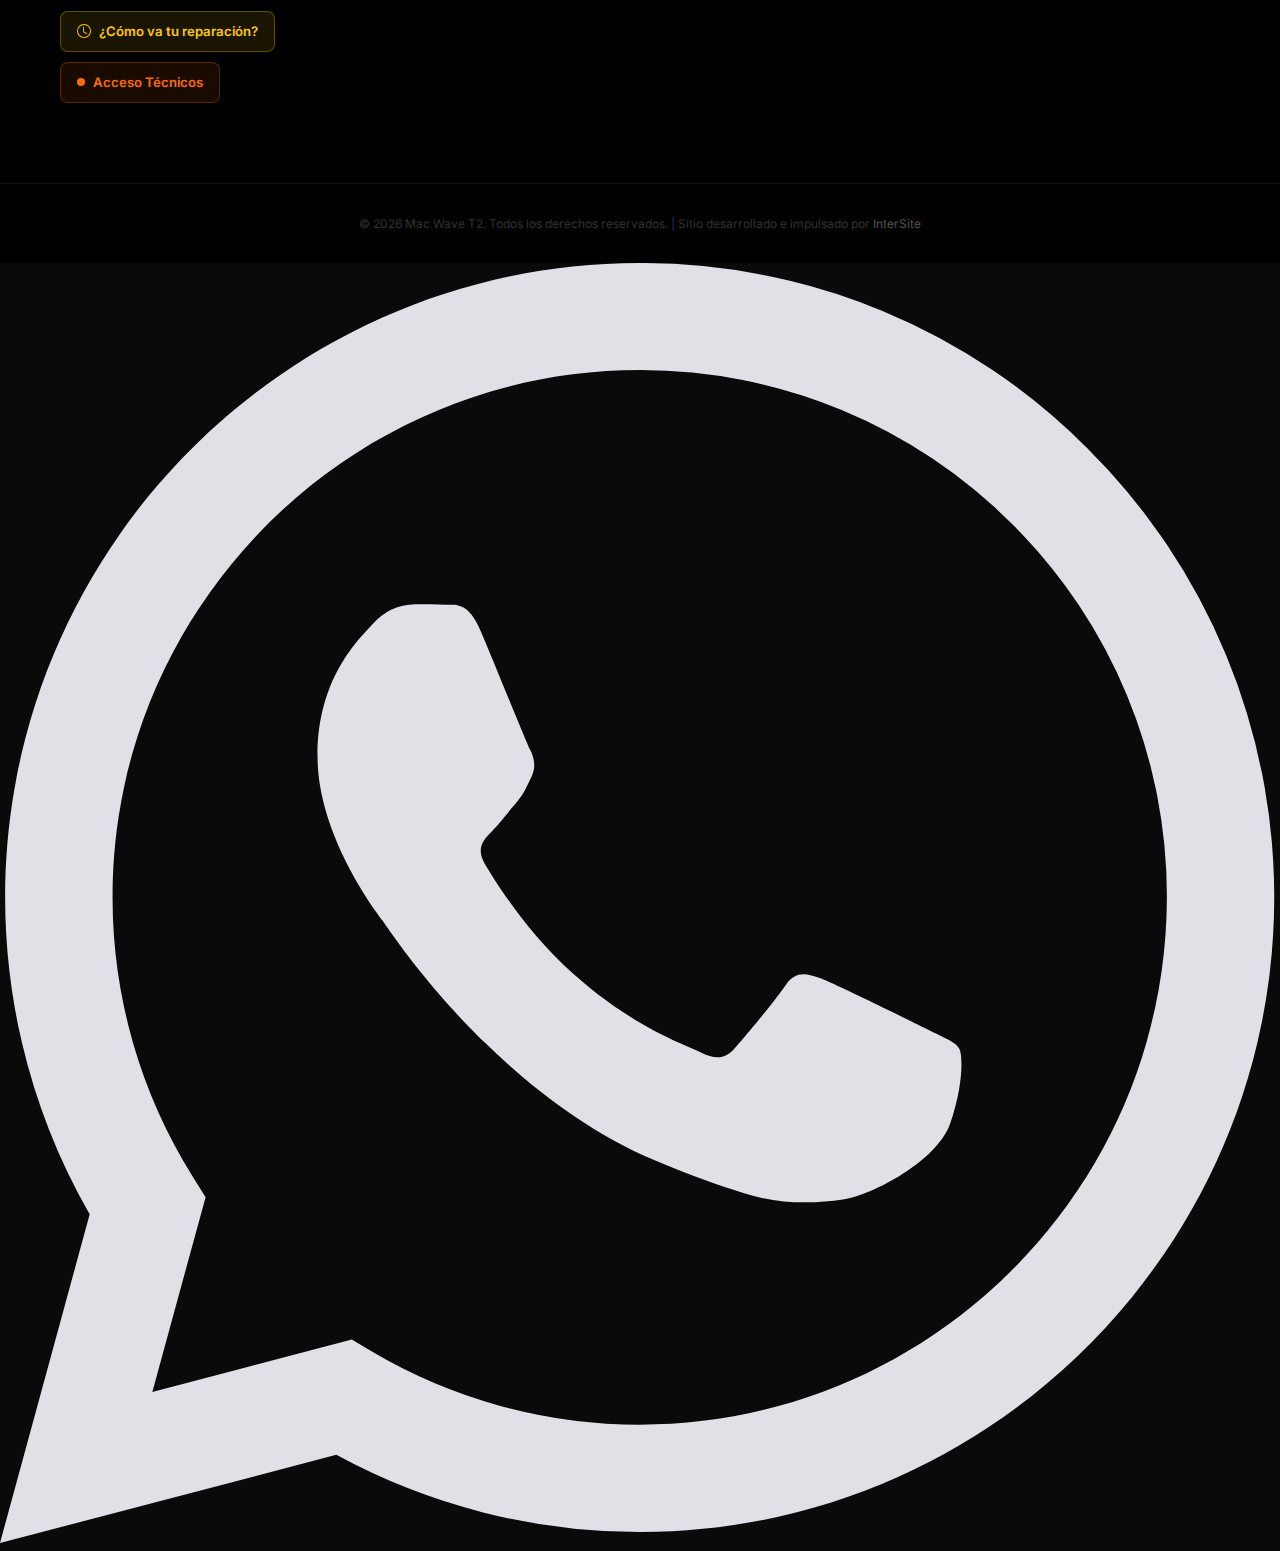
<file: cambio-bateria-macbook-pro-air.html>
<!DOCTYPE html>
<html lang="es-MX">

<head>
    <meta charset="UTF-8">
    <meta name="viewport" content="width=device-width, initial-scale=1.0, viewport-fit=cover">

    <title>🔋 Cambio Batería MacBook Pro y Air CDMX | 2 Años Garantía | macWave</title>

    <meta name="description" content="Cambio express de batería para MacBook Pro y Air en CDMX. Baterías calidad original OEM con 2 años de garantía por escrito. Listo el mismo día.">
    <meta name="keywords"
        content="reparación mac cdmx, macbook pro, macbook air, imac, batería macbook cdmx, mac mojada cdmx, tarjeta lógica macbook, nivel componente, polanco, santa fe">
    <meta name="robots" content="index, follow, max-image-preview:large, max-snippet:-1, max-video-preview:-1">
    <meta name="author" content="macWave México">
    <meta name="geo.region" content="MX-CMX">

    <!-- Open Graph -->
    <meta property="og:type" content="website">
    <meta property="og:title" content="Servicios de Reparación Especializada Mac en CDMX | macWave">
    <meta property="og:description"
        content="Rescatamos tu Mac cuando otros dicen 'No tiene arreglo'. Reparación a nivel componente y baterías con 2 años de garantía.">
    <meta property="og:url" content="https://macwave.com.mx/cambio-bateria-macbook-pro-air">
    <meta property="og:image" content="https://macwave.com.mx/images/mac_board_repair.png">
    <meta property="og:site_name" content="macWave México">

    <!-- Structured Data (Sincronizado con Index) -->
    <!-- Structured Data (JSON-LD) for SEO -->
    <script type="application/ld+json">
    {
      "@context": "https://schema.org",
      "@graph": [
      {
        "@type": "BreadcrumbList",
        "@id": "https://macwave.com.mx/cambio-bateria-macbook-pro-air#breadcrumb",
        "itemListElement": [
          {
            "@type": "ListItem",
            "position": 1,
            "item": {
              "@id": "https://macwave.com.mx/",
              "name": "Inicio"
            }
          },
          {
            "@type": "ListItem",
            "position": 2,
            "item": {
              "@id": "https://macwave.com.mx/cambio-bateria-macbook-pro-air",
              "name": "Cambio Bateria Macbook Pro Air"
            }
          }
        ]
      },
        {
          "@type": "LocalBusiness",
          "@id": "https://macwave.com.mx/#localbusiness",
          "name": "macWave México - Reparación Mac Nivel Componente",
          "image": "https://macwave.com.mx/images/logo_dashboard_white.png",
          "description": "Especialistas en reparación Mac a nivel componente en CDMX. Más de 18 años de éxito rescatando equipos que otros dan por perdidos. Baterías con 2 años de garantía.",
          "url": "https://macwave.com.mx/",
          "telephone": "+525535757364",
          "priceRange": "$$",
          "address": {
            "@type": "PostalAddress",
            "streetAddress": "Servicio en Sitio y Recolección en CDMX",
            "addressLocality": "Ciudad de México",
            "addressRegion": "CDMX",
            "postalCode": "11560",
            "addressCountry": "MX"
          },
          "areaServed": ["Polanco", "Interlomas", "Santa Fe", "Bosques de las Lomas", "Lomas de Chapultepec", "CDMX"]
        },
        {
          "@type": "Product",
          "@id": "https://macwave.com.mx/cambio-bateria-macbook-pro-air#product",
          "mainEntityOfPage": { "@id": "https://macwave.com.mx/cambio-bateria-macbook-pro-air#webpage" },
          "name": "Reparación Especializada Mac CDMX",
          "image": "https://macwave.com.mx/images/logo_dashboard_white.png",
          "description": "Reparación técnica de tarjetas lógicas, pantallas, teclados y baterías para MacBook Pro, Air e iMac con 2 años de garantía.",
          "sku": "MW-REP-002",
          "brand": {
            "@type": "Brand",
            "name": "Apple"
          },
          "offers": {
            "@type": "AggregateOffer",
            "priceCurrency": "MXN",
            "lowPrice": "1499",
            "highPrice": "12999",
            "offerCount": "20",
            "availability": "https://schema.org/InStock",
            "priceValidUntil": "2026-12-31",
            "hasMerchantReturnPolicy": {
              "@type": "MerchantReturnPolicy",
              "applicableCountry": "MX",
              "returnPolicyCategory": "https://schema.org/MerchantReturnFiniteReturnPeriod",
              "merchantReturnDays": "30",
              "returnMethod": "https://schema.org/ReturnInStore",
              "returnFees": "https://schema.org/FreeReturn"
            },
            "shippingDetails": {
              "@type": "OfferShippingDetails",
              "shippingRate": {
                "@type": "MonetaryAmount",
                "value": "0",
                "currency": "MXN"
              },
              "shippingDestination": {
                "@type": "DefinedRegion",
                "addressCountry": "MX"
              },
              "deliveryTime": {
                "@type": "ShippingDeliveryTime",
                "handlingTime": {
                  "@type": "QuantitativeValue",
                  "minValue": "0",
                  "maxValue": "1",
                  "unitCode": "DAY"
                },
                "transitTime": {
                  "@type": "ShippingDeliveryTime",
                  "minValue": "1",
                  "maxValue": "3",
                  "unitCode": "DAY"
                }
              }
            }
          },
          "aggregateRating": {
            "@type": "AggregateRating",
            "ratingValue": "5",
            "reviewCount": "150"
          },
          "review": {
            "@type": "Review",
            "reviewRating": {
              "@type": "Rating",
              "ratingValue": "5"
            },
            "author": {
              "@type": "Person",
              "name": "Cliente Satisfecho"
            },
            "reviewBody": "Excelente servicio de reparación para mi MacBook. Todo quedó como nuevo."
          }
        }
      ]
    }
    </script>

    <link rel="icon" type="image/png" href="https://macwave.com.mx/images/favicon1.png">
    <meta name="theme-color" content="#000000">
    <script async src="https://www.googletagmanager.com/gtag/js?id=G-JENWM4W22D"></script>
    <script>
        window.dataLayer = window.dataLayer || [];
        function gtag() { dataLayer.push(arguments); }
        gtag('js', new Date());
        gtag('config', 'G-JENWM4W22D');
    </script>

    <link rel="preconnect" href="https://fonts.googleapis.com">
    <link rel="preconnect" href="https://fonts.gstatic.com" crossorigin>
    <link href="https://fonts.googleapis.com/css2?family=Inter:wght@300;400;500;600;700;800;900&display=swap"
        rel="stylesheet">
    <link rel="stylesheet" href="style.css?v=26.2.0">

    <script>
        function toggleMobileMenu(e) {
            if (e) { e.preventDefault(); e.stopPropagation(); }
            var body = document.body;
            var btn = document.getElementById('mobile-menu-toggle');
            var isNowActive = body.classList.toggle('menu-active');
            if (btn) { if (isNowActive) btn.classList.add('active'); else btn.classList.remove('active'); }
        }
    </script>

    <style>
        :root {
            --pain-red: #c0392b;
            --pain-red-dark: #7b241c;
            --solution-blue: #009CDF;
            --solution-green: #2ecc71;
            --solution-orange: #f39c12;
            --solution-purple: #9b59b6;
            --bg-dark: #0a0a0a;
            --bg-card: #111111;
            --text-primary: #ffffff;
            --text-muted: #a0a0a0;
        }

        * {
            box-sizing: border-box;
            margin: 0;
            padding: 0;
        }

        body {
            font-family: 'Inter', -apple-system, BlinkMacSystemFont, sans-serif;
            background: var(--bg-dark);
            color: var(--text-primary);
            overflow-x: hidden;
        }

        /* ── PAIN HERO SECTION ── */
        .pain-hero {
            background: linear-gradient(135deg, #1a0000 0%, #0d0d0d 50%, #1a0000 100%);
            padding: 100px 20px 80px;
            text-align: center;
            position: relative;
            overflow: hidden;
            border-bottom: 1px solid rgba(192, 57, 43, 0.3);
        }

        .pain-hero::before {
            content: '';
            position: absolute;
            top: 0;
            left: 0;
            right: 0;
            bottom: 0;
            background: radial-gradient(ellipse at center, rgba(192, 57, 43, 0.15) 0%, transparent 70%);
            pointer-events: none;
        }

        .pain-badge {
            display: inline-flex;
            align-items: center;
            gap: 8px;
            background: rgba(192, 57, 43, 0.2);
            border: 1px solid rgba(192, 57, 43, 0.5);
            color: #e74c3c;
            padding: 6px 16px;
            border-radius: 100px;
            font-size: 0.8rem;
            font-weight: 600;
            letter-spacing: 0.08em;
            text-transform: uppercase;
            margin-bottom: 28px;
        }

        .pain-title {
            font-size: clamp(2.2rem, 7vw, 4.5rem);
            font-weight: 900;
            line-height: 1.05;
            letter-spacing: -0.04em;
            color: #ffffff;
            max-width: 900px;
            margin: 0 auto 24px;
        }

        .pain-title span {
            color: #e74c3c;
            display: block;
        }

        .pain-subtitle {
            font-size: clamp(1.1rem, 2.5vw, 1.4rem);
            color: var(--text-muted);
            max-width: 700px;
            margin: 0 auto 50px;
            line-height: 1.6;
        }

        /* Warning Symptoms */
        .warning-symptoms {
            display: flex;
            flex-wrap: wrap;
            gap: 12px;
            justify-content: center;
            max-width: 800px;
            margin: 50px auto 0;
        }

        .symptom-tag {
            background: rgba(192, 57, 43, 0.1);
            border: 1px solid rgba(192, 57, 43, 0.3);
            color: #e88;
            padding: 8px 16px;
            border-radius: 100px;
            font-size: 0.85rem;
            font-weight: 500;
        }

        /* ── HUB SECTIONS ── */
        .hub-section {
            padding: 90px 20px 80px;
            text-align: center;
            position: relative;
            overflow: hidden;
            border-bottom: 1px solid rgba(255, 255, 255, 0.05);
        }

        /* Blue Theme (Logic Board) */
        .hub-section.blue-theme {
            background: linear-gradient(135deg, #001018 0%, #0a0a0a 50%, #001018 100%);
        }

        .hub-section.blue-theme::before {
            content: '';
            position: absolute;
            inset: 0;
            background: radial-gradient(ellipse at center, rgba(0, 156, 223, 0.1) 0%, transparent 70%);
            pointer-events: none;
        }

        /* Green Theme (Battery) */
        .hub-section.green-theme {
            background: linear-gradient(135deg, #001a0d 0%, #0a0a0a 50%, #001a0d 100%);
        }

        .hub-section.green-theme::before {
            content: '';
            position: absolute;
            inset: 0;
            background: radial-gradient(ellipse at center, rgba(46, 204, 113, 0.1) 0%, transparent 70%);
            pointer-events: none;
        }

        /* Orange Theme (Liquid) */
        .hub-section.orange-theme {
            background: linear-gradient(135deg, #1a0f00 0%, #0a0a0a 50%, #1a0f00 100%);
        }

        .hub-section.orange-theme::before {
            content: '';
            position: absolute;
            inset: 0;
            background: radial-gradient(ellipse at center, rgba(243, 156, 18, 0.1) 0%, transparent 70%);
            pointer-events: none;
        }

        /* Purple Theme (Upgrades) */
        .hub-section.purple-theme {
            background: linear-gradient(135deg, #0d001a 0%, #0a0a0a 50%, #0d001a 100%);
        }

        .hub-section.purple-theme::before {
            content: '';
            position: absolute;
            inset: 0;
            background: radial-gradient(ellipse at center, rgba(155, 89, 182, 0.1) 0%, transparent 70%);
            pointer-events: none;
        }

        .hub-badge {
            display: inline-flex;
            align-items: center;
            gap: 8px;
            padding: 6px 16px;
            border-radius: 100px;
            font-size: 0.8rem;
            font-weight: 600;
            letter-spacing: 0.08em;
            text-transform: uppercase;
            margin-bottom: 28px;
        }

        /* Badge Variants */
        .badge-blue {
            background: rgba(0, 156, 223, 0.15);
            border: 1px solid rgba(0, 156, 223, 0.4);
            color: #009CDF;
        }

        .badge-green {
            background: rgba(46, 204, 113, 0.15);
            border: 1px solid rgba(46, 204, 113, 0.4);
            color: #2ecc71;
        }

        .badge-orange {
            background: rgba(243, 156, 18, 0.15);
            border: 1px solid rgba(243, 156, 18, 0.4);
            color: #f39c12;
        }

        .badge-purple {
            background: rgba(155, 89, 182, 0.15);
            border: 1px solid rgba(155, 89, 182, 0.4);
            color: #9b59b6;
        }

        .hub-title {
            font-size: clamp(2rem, 5.5vw, 3.8rem);
            font-weight: 900;
            line-height: 1.1;
            letter-spacing: -0.03em;
            color: #ffffff;
            max-width: 800px;
            margin: 0 auto 24px;
        }

        .hub-subtitle {
            font-size: clamp(1rem, 2.5vw, 1.25rem);
            color: var(--text-muted);
            max-width: 620px;
            margin: 0 auto 50px;
            line-height: 1.6;
        }

        /* Feature Cards */
        .features-grid {
            display: grid;
            grid-template-columns: repeat(3, 1fr);
            gap: 20px;
            max-width: 900px;
            margin: 0 auto 60px;
        }

        .feature-card {
            background: rgba(255, 255, 255, 0.03);
            border: 1px solid rgba(255, 255, 255, 0.06);
            border-radius: 20px;
            padding: 35px 25px;
            text-align: center;
            transition: transform 0.2s, border-color 0.2s;
        }

        .feature-card:hover {
            transform: translateY(-5px);
            border-color: rgba(255, 255, 255, 0.15);
        }

        .feature-icon {
            font-size: 2.2rem;
            margin-bottom: 18px;
            display: block;
        }

        .feature-card h3 {
            font-size: 1.1rem;
            font-weight: 700;
            color: #fff;
            margin-bottom: 10px;
        }

        .feature-card p {
            font-size: 0.9rem;
            color: #777;
            line-height: 1.5;
        }

        /* Hub CTA Buttons */
        .hub-cta {
            display: inline-flex;
            align-items: center;
            gap: 10px;
            padding: 10px 22px;
            border-radius: 100px;
            font-size: 0.95rem;
            font-weight: 700;
            text-decoration: none;
            transition: all 0.3s ease;
        }

        .hub-cta:hover {
            transform: translateY(-2px);
            box-shadow: 0 4px 15px rgba(0, 0, 0, 0.2);
        }

        .cta-blue {
            background: #009CDF;
            color: #fff;
            box-shadow: 0 10px 30px rgba(0, 156, 223, 0.4);
        }

        .cta-green {
            background: #2ecc71;
            color: #fff;
            box-shadow: 0 10px 30px rgba(46, 204, 113, 0.4);
        }

        .cta-orange {
            background: #f39c12;
            color: #fff;
            box-shadow: 0 10px 30px rgba(243, 156, 18, 0.4);
        }

        .cta-purple {
            background: #9b59b6;
            color: #fff;
            box-shadow: 0 10px 30px rgba(155, 89, 182, 0.4);
        }

        /* TRUST SECTION FUTURISTIC */
        .trust-section {
            padding: 100px 20px;
            background: #000;
            text-align: center;
            position: relative;
            overflow: hidden;
        }
        .trust-grid {
            display: grid;
            grid-template-columns: repeat(auto-fit, minmax(280px, 1fr));
            gap: 30px;
            max-width: 1100px;
            margin: 0 auto;
        }
        .trust-card {
            background: rgba(255, 255, 255, 0.03);
            border: 1px solid rgba(0, 113, 227, 0.15);
            border-radius: 24px;
            padding: 50px 30px;
            text-align: center;
            transition: all 0.5s cubic-bezier(0.23, 1, 0.32, 1);
            position: relative;
            overflow: hidden;
            backdrop-filter: blur(10px);
            -webkit-backdrop-filter: blur(10px);
        }
        .trust-card:hover {
            background: rgba(0, 113, 227, 0.08);
            border-color: #0071e3;
            transform: translateY(-12px);
            box-shadow: 0 25px 60px rgba(0, 0, 0, 0.5), 0 0 30px rgba(0, 113, 227, 0.2);
        }
        .trust-icon {
            font-size: 3rem;
            margin-bottom: 25px;
            display: block;
            filter: drop-shadow(0 0 15px rgba(0, 113, 227, 0.6));
            animation: drift 4s ease-in-out infinite;
        }
        @keyframes drift {
            0%, 100% { transform: translateY(0); }
            50% { transform: translateY(-10px); }
        }
        .trust-card h4 {
            font-size: 1.35rem; font-weight: 800; color: #fff; margin-bottom: 15px;
            letter-spacing: -0.01em; text-transform: uppercase;
            text-shadow: 0 0 10px rgba(0, 113, 227, 0.3);
        }
        .trust-card p { font-size: 0.95rem; color: #b0b0b5; line-height: 1.7; margin: 0; }
        .trust-card::after {
            content: ""; position: absolute; bottom: 0; left: 0; width: 100%; height: 3px;
            background: linear-gradient(90deg, transparent, #0071e3, transparent);
            transform: scaleX(0); transition: transform 0.6s ease;
        }
        .trust-card:hover::after { transform: scaleX(1); }

        /* Final HUB CTA Box */
        .cta-box {
            background: linear-gradient(135deg, #001a2e 0%, #001018 100%);
            border: 1px solid rgba(0, 156, 223, 0.3);
            border-radius: 32px;
            padding: 70px 40px;
            max-width: 800px;
            margin: 60px auto;
            text-align: center;
        }

        .cta-box h2 {
            font-size: clamp(2rem, 5vw, 3.2rem);
            margin-bottom: 20px;
            font-weight: 800;
        }

        .cta-box p {
            color: #888;
            font-size: 1.1rem;
            margin-bottom: 40px;
        }

        .cta-wa-hub {
            background: #25D366;
            color: #fff;
            padding: 14px 32px;
            border-radius: 100px;
            font-size: 1.1rem;
            font-weight: 700;
            text-decoration: none;
            display: inline-flex;
            align-items: center;
            gap: 15px;
            box-shadow: 0 10px 40px rgba(37, 211, 102, 0.4);
            transition: transform 0.2s;
        }

        .cta-wa-hub:hover {
            transform: scale(1.05);
        }

        @media (max-width: 900px) {

            .features-grid,
            .trust-grid {
                grid-template-columns: 1fr;
                gap: 30px;
            }
        }
    
/* ACSP AUTHORITY BLOCK */
.acsp-authority-block {
    background: linear-gradient(135deg, #0a0a0a 0%, #000 100%);
    border-top: 1px solid rgba(255,255,255,0.05);
    border-bottom: 1px solid rgba(255,255,255,0.05);
    padding: 60px 20px;
}
.acsp-container {
    max-width: 1000px;
    margin: 0 auto;
    display: flex;
    align-items: center;
    gap: 40px;
    background: rgba(255,255,255,0.02);
    border: 1px solid rgba(212, 175, 55, 0.2);
    border-radius: 20px;
    padding: 40px;
    box-shadow: 0 20px 40px rgba(0,0,0,0.4), inset 0 0 20px rgba(212, 175, 55, 0.03);
    transition: transform 0.3s ease;
}
.acsp-container:hover {
    transform: translateY(-5px);
    border-color: rgba(212, 175, 55, 0.4);
}
.acsp-badge {
    text-align: center;
    color: #d4af37;
    border-right: 1px solid rgba(255,255,255,0.1);
    padding-right: 40px;
    flex-shrink: 0;
}
.acsp-text h3 {
    color: #fff;
    font-size: 1.8rem;
    margin-bottom: 15px;
    font-weight: 800;
    letter-spacing: -0.02em;
}
.acsp-text p {
    color: #d4af37;
    font-size: 1.35rem;
    font-style: italic;
    font-weight: 600;
    line-height: 1.4;
    margin-bottom: 15px;
}
.acsp-text .acsp-sub {
    color: #a0a0a0;
    font-size: 0.95rem;
    font-style: normal;
    font-weight: 400;
    line-height: 1.6;
}
@media(max-width: 768px) {
    .acsp-container { flex-direction: column; text-align: center; padding: 30px 20px; gap: 20px; }
    .acsp-badge { border-right: none; border-bottom: 1px solid rgba(255,255,255,0.1); padding-right: 0; padding-bottom: 25px; width: 100%; }
}

</style>

  <link rel="canonical" href="https://macwave.com.mx/cambio-bateria-macbook-pro-air">
</head>

<body>

    <!-- Emergency Ticker Top Bar -->
    <div class="emergency-ticker">
        <div class="container">
            🆘 ¿Mac Mojada o Batería Inflada? BATERÍAS APPLE CON 2 AÑOS DE GARANTÍA POR ESCRITO.
        </div>
    </div>

    <header class="main-header">
        <div class="container header-content">

            <!-- Hamburguesa móvil -->
            <button class="mobile-menu-toggle" id="mobile-menu-toggle" aria-label="Abrir menú"
                onclick="toggleMobileMenu(event)">
                <span></span><span></span><span></span>
            </button>

            <!-- IZQUIERDA: Logo -->
            <div class="logo">
                <a href="/" class="logo-link">
                    <img src="./images/logo_dashboard_white.png" alt="Logo Mac Wave T2" class="logo-img">
                    <div class="logo-text-container">
                        <span class="logo-brand"><strong>macWave</strong> <span
                                style="font-weight: 300;">México</span></span>
                        <span class="logo-subtext">Para tu dispositivo Apple fuera de garantía</span>
                    </div>
                </a>
            </div>

            <!-- CENTRO: 3 enlaces -->
            <nav class="main-nav">
                <button class="mobile-nav-close" onclick="toggleMobileMenu(event)" aria-label="Cerrar menú">✕</button>

                <div class="mobile-menu-content">
                    <div class="mobile-nav-links">
                        <a href="reparaciones" class="nav-link" style="--i:1">Reparaciones</a>
                        <a href="empresas" class="nav-link" style="--i:2">Empresas</a>
                        <a href="software" class="nav-link" style="--i:3">Software</a>
                    </div>

                </div>
            </nav>





            <!-- DERECHA: Botón WhatsApp -->
            <div class="header-actions">
                <a href="https://wa.me/525535757364?text=Hola%20me%20ayudas%20a%20reparar%20mi%20Mac%3F" target="_blank"
                    rel="noopener noreferrer" class="cta-button header-cta"
                    style="background: rgba(48,209,88,0.15); color: #30D158; border: 1px solid rgba(48,209,88,0.45); padding: 8px 16px; font-size: 0.85rem; white-space: nowrap; text-decoration: none;"
                    onclick="gtag('event', 'whatsapp_click', { 'event_category': 'contact', 'event_label': 'header' });">
                    <svg xmlns="http://www.w3.org/2000/svg" width="15" height="15" fill="currentColor"
                        viewBox="0 0 16 16" style="margin-right:8px;">
                        <path
                            d="M13.601 2.326A7.854 7.854 0 0 0 7.994 0C3.627 0 .068 3.558.064 7.926c0 1.399.366 2.76 1.057 3.965L0 16l4.204-1.102a7.933 7.933 0 0 0 3.79.965h.004c4.368 0 7.926-3.558 7.93-7.93A7.898 7.898 0 0 0 13.6 2.326zM7.994 14.521a6.573 6.573 0 0 1-3.356-.92l-.24-.144-2.494.654.666-2.433-.156-.251a6.56 6.56 0 0 1-1.007-3.505c0-3.626 2.957-6.584 6.591-6.584a6.56 6.56 0 0 1 4.66 1.931 6.557 6.557 0 0 1 1.928 4.66c-.004 3.639-2.961 6.592-6.592 6.592zm3.615-4.934c-.197-.099-1.17-.578-1.353-.646-.182-.065-.315-.099-.445.099-.133.197-.513.646-.627.775-.114.133-.232.148-.43.05-.197-.1-.836-.308-1.592-.985-.59-.525-.985-1.175-1.103-1.372-.114-.198-.011-.304.088-.403.087-.088.197-.232.296-.346.1-.114.133-.198.198-.33.065-.134.034-.248-.015-.347-.05-.099-.445-1.076-.612-1.47-.16-.389-.323-.335-.445-.34-.114-.007-.247-.007-.38-.007a.729.729 0 0 0-.529.247c-.182.198-.691.677-.691 1.654 0 .977.71 1.916.81 2.049.098.133 1.394 2.132 3.383 2.992.47.205.84.326 1.129.418.475.152.904.129 1.246.08.38-.058 1.171-.48 1.338-.943.164-.464.164-.86.114-.943-.049-.084-.182-.133-.38-.232z" />
                    </svg>
                    Escribir por WhatsApp
                </a>
            </div>
        </div>
    </header>

    <main>
    <!-- PAIN HERO -->
    <section class="pain-hero" style="background: linear-gradient(135deg, #001a0d 0%, #0d0d0d 50%, #001a0d 100%)">
        <div class="pain-badge">🔋 2 Años de Garantía por Escrito</div>
        <h1 class="pain-title">¿La batería de tu MacBook <span>dura menos de 2 horas o te marca 'Servicio Recomendado'?</span></h1>
        <p class="pain-subtitle">No corras el riesgo de que una batería inflada rompa tu trackpad. Hacemos el cambio en tiempo récord y te damos 2 AÑOS DE GARANTÍA, algo que ni la marca oficial te ofrece.</p>

        
            <div class="pain-image-wrapper" style="max-width: 500px; margin: 40px auto; border-radius: 12px; overflow: hidden; box-shadow: 0 10px 30px rgba(0,0,0,0.5);">
                <img src="./images/bateria_dolor.jpg" alt="Error en equipo Mac" style="width: 100%; display: block; filter: saturate(1.1) contrast(1.05);">
            </div>
            <div class="warning-symptoms">
            
        <span class="symptom-tag">Dice 'Servicio Recomendado'</span>
        <span class="symptom-tag">Trackpad no hace click</span>
        <span class="symptom-tag">Se apaga al 30%</span>
        <span class="symptom-tag">Teclado levantado (Batería Inflada)</span>
    
        </div>
    </section>

    
        <!-- ACSP AUTHORITY BLOCK -->
        <section class="acsp-authority-block">
            <div class="acsp-container">
                <div class="acsp-badge">
                    <span style="font-size: 3rem; display: block; margin-bottom:10px;"> ACSP</span>
                    <strong>Apple Certified</strong><br>Support Professional
                </div>
                <div class="acsp-text">
                    <h3>18 Años de Experiencia Comprobables en CDMX</h3>
                    <p>"El talento de un ingeniero de laboratorio de microelectrónica, con la certificación oficial de la marca que fabricó tu equipo."</p>
                    <p class="acsp-sub">A diferencia de grandes tiendas que cambian piezas a precios absurdos o talleres amateurs de celular que experimentan en hardware pesado, nosotros combinamos reparación nivel componente con credenciales oficiales de Apple ACSP. No confíes tu herramienta de trabajo de $40,000 MXN en alguien más.</p>
                </div>
            </div>
        </section>


    <!-- SEC: HUB -->
    <section class="hub-section green-theme">
        <div class="hub-badge badge-green">⚡ Cero Degradación</div>
        <h2 class="hub-title">Instalación Segura <span>y Rápida</span></h2>
        <p class="hub-subtitle">Para extraer las baterías pegadas con adhesivo industrial usamos solventes seguros que no dañan tu placa madre. Retiramos la anterior sin doblarla (peligro de fuego).</p>

        
            <div class="solution-image-wrapper" style="max-width: 600px; margin: 40px auto 60px auto; border-radius: 12px; overflow: hidden; box-shadow: 0 10px 30px rgba(0,0,0,0.5);">
                <img src="./images/bateria_solucion.jpg" alt="Reparacion solucion Mac" style="width: 100%; display: block;">
            </div>
            <div class="features-grid">
            
            <div class="feature-card">
                <span class="feature-icon">🛡️</span>
                <h3>2 Años de Garantía Oficial</h3>
                <p>Nadie en México te da 2 años de garantía por escrito en baterías OEM. Nuestra calidad de celdas nos permite esa absoluta confianza.</p>
            </div>
            <div class="feature-card">
                <span class="feature-icon">⏱️</span>
                <h3>Tiempo Express</h3>
                <p>Las reparaciones de batería son uno de los servicios más solicitados. Entregamos el mismo día para que nunca dejes de trabajar.</p>
            </div>
            <div class="feature-card">
                <span class="feature-icon">🌿</span>
                <h3>Ciclos en Cero Reales</h3>
                <p>Las baterías de reemplazo cuentan con celdas de alto rendimiento nuevas y vírgenes que el sistema reconocerá con Condición Normal.</p>
            </div>
    
        </div>
        <a href="https://wa.me/525535757364" class="hub-cta cta-blue" style="font-size: 1.1rem; padding: 14px 30px;">Consulta Gratuita por WhatsApp →</a>
    </section>
    
    <!-- FINAL CTA HUB -->
    <section class="cta-final-hub" style="padding: 100px 20px; background: #000;">
        <div class="cta-box" style="padding: 80px 40px; max-width: 800px; margin: 0 auto; background: rgba(0,0,0,0.4);">
            <h2 style="margin-bottom: 30px; font-size: 2.5rem; line-height: 1.3;">¿Estás de acuerdo en que la reparamos?</h2>
            <p style="margin-bottom: 40px; font-size: 1.2rem; line-height: 1.6; max-width: 600px; margin-left: auto; margin-right: auto; color:#aaa;">
                Envíame un mensaje de WhatsApp ahora mismo. Te daré una pre-cotización técnica franca, comprobando mi nivel de compromiso antes de que te muevas del sillón.
            </p>
            <a href="https://wa.me/525535757364" target="_blank" class="cta-wa-hub">
                <svg xmlns="http://www.w3.org/2000/svg" width="20" height="20" fill="currentColor" viewBox="0 0 16 16">
                    <path d="M13.601 2.326A7.854 7.854 0 0 0 7.994 0C3.627 0 .068 3.558.064 7.926c0 1.399.366 2.76 1.057 3.965L0 16l4.204-1.102a7.933 7.933 0 0 0 3.79.965h.004c4.368 0 7.926-3.558 7.93-7.93A7.898 7.898 0 0 0 13.6 2.326zM7.994 14.521a6.573 6.573 0 0 1-3.356-.92l-.24-.144-2.494.654.666-2.433-.156-.251a6.56 6.56 0 0 1-1.007-3.505c0-3.626 2.957-6.584 6.591-6.584a6.56 6.56 0 0 1 4.66 1.931 6.557 6.557 0 0 1 1.928 4.66c-.004 3.639-2.961 6.592-6.592 6.592zm3.615-4.934c-.197-.099-1.17-.578-1.353-.646-.182-.065-.315-.099-.445.099-.133.197-.513.646-.627.775-.114.133-.232.148-.43.05-.197-.1-.836-.308-1.592-.985-.59-.525-.985-1.175-1.103-1.372-.114-.198-.011-.304.088-.403.087-.088.197-.232.296-.346.1-.114.133-.198.198-.33.065-.134.034-.248-.015-.347-.05-.099-.445-1.076-.612-1.47-.16-.389-.323-.335-.445-.34-.114-.007-.247-.007-.38-.007a.729.729 0 0 0-.529.247c-.182.198-.691.677-.691 1.654 0 .977.71 1.916.81 2.049.098.133 1.394 2.132 3.383 2.992.47.205.84.326 1.129.418.475.152.904.129 1.246.08.38-.058 1.171-.48 1.338-.943.164-.464.164-.86.114-.943-.049-.084-.182-.133-.38-.232z"/>
                </svg>
                Contactar Ingeniero
            </a>
        </div>
    </section>
</main>

    <footer class="main-footer">
  <!-- Sección de Google Reseñas -->
  <div class="footer-google-reviews" style="background: #fbfbfd; text-align: center; padding: 40px 20px; font-family: -apple-system, BlinkMacSystemFont, 'Segoe UI', Roboto, Helvetica, Arial, sans-serif; border-bottom: 1px solid #e5e5ea; margin-top: 0; margin-bottom: 0;">
  <div style="margin-bottom: 5px;">
  <svg viewBox="0 0 24 24" xmlns="http://www.w3.org/2000/svg" style="width: 70px; height: 70px; display: inline-block;">
  <path d="M22.56 12.25c0-.78-.07-1.53-.2-2.25H12v4.26h5.92c-.26 1.37-1.04 2.53-2.21 3.31v2.77h3.57c2.08-1.92 3.28-4.74 3.28-8.09z" fill="#4285F4" />
  <path d="M12 23c2.97 0 5.46-.98 7.28-2.66l-3.57-2.77c-.98.66-2.23 1.06-3.71 1.06-2.86 0-5.29-1.93-6.16-4.53H2.18v2.84C3.99 20.53 7.7 23 12 23z" fill="#34A853" />
  <path d="M5.84 14.09c-.22-.66-.35-1.36-.35-2.09s.13-1.43.35-2.09V7.07H2.18C1.43 8.55 1 10.22 1 12s.43 3.45 1.18 4.93l3.66-2.84z" fill="#FBBC05" />
  <path d="M12 5.38c1.62 0 3.06.56 4.21 1.66l3.15-3.15C17.45 2.09 14.97 1 12 1 7.7 1 3.99 3.47 2.18 7.07l3.66 2.84c.87-2.6 3.3-4.53 6.16-4.53z" fill="#EA4335" />
  </svg>
  </div>
  
  <div style="color: #F4B400; font-size: 38px; line-height: 1; margin-bottom: 10px; letter-spacing: 2px;">
  ★★★★★
  </div>

  <p style="color: #1d1d1f; font-size: 1.25rem; font-weight: 500; max-width: 600px; margin: 0 auto; line-height: 1.4;">
  Orgullosamente <strong style="font-weight: 700;">5 estrellas</strong> en Google Reseñas
  </p>
  </div>

  

  <div class="container footer-grid" style="margin-top: 40px;">
  <div class="footer-col brand-info">
  <h3 style="font-size: 2em; color: var(--text-primary); margin-bottom: 10px;"><strong>macWave</strong>
  <span style="font-weight: 300;">México</span>
  </h3>
  <p class="tagline"
  style="font-style: normal; color: var(--accent-orange); font-weight: 700; margin-bottom: 20px;">
  Soporte de Reparaciones MacBook desde hace 18 años.</p>
  <p style="font-size: 0.9em; color: var(--text-muted);">Servicio Técnico de Reparaciones MacBook. Diagnóstico y reparaciones a nivel componente.</p>
  <p style="margin-top: 20px; font-weight: 600;">
  <a href="tel:5535757364" style="color: inherit; text-decoration: none; display: block; margin-bottom: 8px;">📞 55-3575-7364</a>
  <a href="mailto:contacto@macwave.com.mx" style="color: inherit; text-decoration: none; display: block;">✉️ contacto@macwave.com.mx</a>
  </p>

  <!-- Botones de acceso interno en el footer -->
  <div style="margin-top: 24px; display: flex; flex-direction: column; gap: 10px;">
  <a href="status-ods"
  style="display: inline-flex; align-items: center; gap: 8px; padding: 9px 16px; border-radius: 8px; background: rgba(255, 204, 0, 0.1); color: #ffcc00; border: 1px solid rgba(255, 204, 0, 0.3); font-size: 0.82rem; font-weight: 600; text-decoration: none; width: fit-content;">
  <svg xmlns="http://www.w3.org/2000/svg" width="14" height="14" fill="currentColor"
  viewBox="0 0 16 16">
  <path d="M8 15A7 7 0 1 1 8 1a7 7 0 0 1 0 14zm0 1A8 8 0 1 0 8 0a8 8 0 0 0 0 16z" />
  <path
  d="M7.5 3a.5.5 0 0 1 .5.5v5.21l3.247 1.856a.5.5 0 0 1-.494.868l-3.5-2A.5.5 0 0 1 7 9V3.5a.5.5 0 0 1 .5-.5z" />
  </svg>
  ¿Cómo va tu reparación?
  </a>
  <a href="tecnicos"
  style="display: inline-flex; align-items: center; gap: 8px; padding: 9px 16px; border-radius: 8px; background: rgba(255, 107, 0, 0.1); color: #ff6b00; border: 1px solid rgba(255, 107, 0, 0.3); font-size: 0.82rem; font-weight: 600; text-decoration: none; width: fit-content;">
  <span
  style="width:8px; height:8px; border-radius:50%; background:#ff6b00; display:inline-block;"></span>
  Acceso Técnicos
  </a>
  </div>
  </div>

  <div class="footer-col">
  <h4>Navegación</h4>
  <ul>
  <li><a href="#soluciones">Soluciones</a></li>
  <li><a href="empresas">Para Empresas</a></li>
  <li><a href="software">Licencias Software</a></li>
  <li><a href="reparaciones">Reparaciones</a></li>
  </ul>
  </div>

  <div class="footer-col">
  <h4>Redes sociales</h4>
  <div style="display:flex; align-items:center; gap:14px;">
  <a href="https://www.facebook.com/macwavet2" target="_blank" rel="noopener noreferrer" aria-label="Facebook" style="color: inherit;">
  <svg xmlns="http://www.w3.org/2000/svg" width="22" height="22" fill="currentColor" viewBox="0 0 16 16">
  <path d="M16 8.049C16 3.604 12.418 0 8 0S0 3.604 0 8.049C0 12.068 2.925 15.398 6.75 16v-5.625H4.719V8.049H6.75V6.275c0-2.017 1.195-3.131 3.022-3.131.875 0 1.79.158 1.79.158v1.98h-1.008c-.994 0-1.303.621-1.303 1.258v1.509h2.219l-.355 2.326H9.25V16C13.075 15.398 16 12.068 16 8.049z"/>
  </svg>
  </a>
  <a href="https://www.instagram.com/macwavet2" target="_blank" rel="noopener noreferrer" aria-label="Instagram" style="color: inherit;">
  <svg xmlns="http://www.w3.org/2000/svg" width="22" height="22" fill="currentColor" viewBox="0 0 16 16">
  <path d="M8 0C5.829 0 5.556.01 4.703.048 3.85.088 3.27.222 2.76.42a5.4 5.4 0 0 0-1.95 1.27A5.4 5.4 0 0 0 .42 3.64c-.198.51-.332 1.09-.372 1.943C.01 6.436 0 6.709 0 8.88c0 2.17.01 2.444.048 3.297.04.853.174 1.433.372 1.943.26.67.624 1.24 1.07 1.686a5.4 5.4 0 0 0 1.95 1.27c.51.198 1.09.332 1.943.372.853.038 1.126.048 3.297.048s2.444-.01 3.297-.048c.853-.04 1.433-.174 1.943-.372a5.4 5.4 0 0 0 1.95-1.27 5.4 5.4 0 0 0 1.27-1.95c.198-.51.332-1.09.372-1.943.038-.853.048-1.126.048-3.297s-.01-2.444-.048-3.297c-.04-.853-.174-1.433-.372-1.943a5.4 5.4 0 0 0-1.27-1.95A5.4 5.4 0 0 0 13.24.42c-.51-.198-1.09-.332-1.943-.372C10.444.01 10.171 0 8 0m0 1.441c2.134 0 2.387.008 3.231.046.78.035 1.204.165 1.486.275.373.145.639.318.918.597.279.279.452.545.597.918.11.282.24.706.275 1.486.038.844.046 1.097.046 3.231s-.008 2.387-.046 3.231c-.035.78-.165 1.204-.275 1.486a3.96 3.96 0 0 1-.597.918 3.96 3.96 0 0 1-.918.597c-.282.11-.706.24-1.486.275-.844.038-1.097.046-3.231.046s-2.387-.008-3.231-.046c-.78-.035-1.204-.165-1.486-.275a3.96 3.96 0 0 1-.918-.597 3.96 3.96 0 0 1-.597-.918c-.11-.282-.24-.706-.275-1.486-.038-.844-.046-1.097-.046-3.231s.008-2.387.046-3.231c.035-.78.165-1.204.275-1.486.145-.373.318-.639.597-.918.279-.279.545-.452.918-.597.282-.11.706-.24 1.486-.275.844-.038 1.097-.046 3.231-.046"/>
  <path d="M8 3.891A4.109 4.109 0 1 0 8 12.11 4.109 4.109 0 0 0 8 3.89m0 6.778A2.669 2.669 0 1 1 8 5.33a2.669 2.669 0 0 1 0 5.338m4.271-7.172a.96.96 0 1 1-1.92 0 .96.96 0 0 1 1.92 0"/>
  </svg>
  </a>
  <a href="https://wa.me/525535757364" target="_blank" rel="noopener noreferrer" aria-label="WhatsApp" style="color: inherit;">
  <svg xmlns="http://www.w3.org/2000/svg" width="22" height="22" fill="currentColor" viewBox="0 0 16 16">
  <path d="M13.601 2.326A7.854 7.854 0 0 0 7.994 0C3.627 0 .068 3.558.064 7.926c0 1.399.366 2.76 1.057 3.965L0 16l4.204-1.102a7.933 7.933 0 0 0 3.79.965h.004c4.368 0 7.926-3.558 7.93-7.93A7.898 7.898 0 0 0 13.6 2.326z"/>
  <path d="M7.994 14.521a6.573 6.573 0 0 1-3.356-.92l-.24-.144-2.494.654.666-2.433-.156-.251a6.56 6.56 0 0 1-1.007-3.505c0-3.626 2.957-6.584 6.591-6.584a6.56 6.56 0 0 1 4.66 1.931 6.557 6.557 0 0 1 1.928 4.66c-.004 3.639-2.961 6.592-6.592 6.592zM11.609 9.587c-.197-.099-1.17-.578-1.353-.646-.182-.065-.315-.099-.445.099-.133.197-.513.646-.627.775-.114.133-.232.148-.43.05-.197-.1-.836-.308-1.592-.985-.59-.525-.985-1.175-1.103-1.372-.114-.198-.011-.304.088-.403.087-.088.197-.232.296-.346.1-.114.133-.198.198-.33.065-.134.034-.248-.015-.347-.05-.099-.445-1.076-.612-1.47-.16-.389-.323-.335-.445-.34-.114-.007-.247-.007-.38-.007a.729.729 0 0 0-.529.247c-.182.198-.691.677-.691 1.654 0 .977.71 1.916.81 2.049.098.133 1.394 2.132 3.383 2.992.47.205.84.326 1.129.418.475.152.904.129 1.246.08.38-.058 1.171-.48 1.338-.943.164-.464.164-.86.114-.943-.049-.084-.182-.133-.38-.232z"/>
  </svg>
  </a>
  </div>
  </div>

  <div class="footer-col">
  <h4>Legal</h4>
  <ul>
  <li><a href="terminos" style="color: inherit; text-decoration: none;">Aviso de Privacidad</a></li>
  <li><a href="terminos" style="color: inherit; text-decoration: none;">Términos y Condiciones</a></li>
  </ul>
  </div>
  </div>
  

  <div class="footer-bottom-mini"
  style="border-top: 1px solid #111; padding: 30px 0; background: #000; text-align: center;">
  <div class="container" style="color: #333; font-size: 0.75em; position: relative;">
  <p>&copy; 2026 Mac Wave T2. Todos los derechos reservados. | Sitio desarrollado e impulsado por <a
  href="https://intersite.netlify.app" target="_blank"
  style="color: #555; text-decoration: none;">InterSite</a></p>
  <div class="mobile-only-gear"
  style="margin-top: 15px; font-size: 1.5rem; opacity: 0.1; user-select: none;">
  <span ondblclick="window.location.href='dashboard-ods'" style="cursor:pointer;"
  title="Acceso a Dashboard">⚙️</span>
  </div>
  </div>
  </div>
  </footer>

    <!-- Scheduling Modal -->
    <div id="scheduling-modal" class="modal-overlay">
        <div class="modal-container">
            <button id="close-modal" class="close-modal-btn">&times;</button>

            <div class="modal-left-panel">
                <div class="modal-profile">
                    <div class="profile-img-placeholder">JD</div>
                    <h3>Solicitar una reunión con Ing. Joel Duran</h3>
                </div>

                <div class="modal-calendar-header">
                    <button class="calendar-nav-btn">&lt;</button>
                    <span class="current-month">febrero 2026</span>
                    <button class="calendar-nav-btn">&gt;</button>
                </div>

                <div class="calendar-grid">
                    <div class="calendar-day-header">LUN.</div>
                    <div class="calendar-day-header">MAR.</div>
                    <div class="calendar-day-header">MIÉ.</div>
                    <div class="calendar-day-header">JUE.</div>
                    <div class="calendar-day-header">VIE.</div>
                    <div class="calendar-day-header">SÁB.</div>
                    <div class="calendar-day-header">DOM.</div>

                    <div class="calendar-day empty"></div>
                    <div class="calendar-day empty"></div>
                    <div class="calendar-day empty"></div>
                    <div class="calendar-day empty"></div>
                    <div class="calendar-day empty"></div>

                    <div class="calendar-day disabled">1</div>
                    <div class="calendar-day disabled">2</div>
                    <div class="calendar-day">3</div>
                    <div class="calendar-day">4</div>
                    <div class="calendar-day">5</div>
                    <div class="calendar-day">6</div>
                    <div class="calendar-day">7</div>
                    <div class="calendar-day disabled">8</div>
                    <div class="calendar-day disabled">9</div>
                    <div class="calendar-day">10</div>
                    <div class="calendar-day">11</div>
                    <div class="calendar-day">12</div>
                    <div class="calendar-day">13</div>
                    <div class="calendar-day">14</div>
                    <div class="calendar-day disabled">15</div>
                    <div class="calendar-day disabled">16</div>
                    <div class="calendar-day">17</div>
                    <div class="calendar-day">18</div>
                    <div class="calendar-day">19</div>
                    <div class="calendar-day">20</div>
                    <div class="calendar-day">21</div>
                    <div class="calendar-day disabled">22</div>
                    <div class="calendar-day disabled">23</div>
                    <div class="calendar-day">24</div>
                    <div class="calendar-day">25</div>
                    <div class="calendar-day">26</div>
                    <div class="calendar-day">27</div>
                    <div class="calendar-day">28</div>
                    <div class="calendar-day disabled">29</div>
                    <div class="calendar-day disabled">30</div>
                </div>

                <div class="calendar-alert">
                    <p><strong>No hay fechas disponibles en noviembre</strong></p>
                    <a href="#" class="next-month-link">Ver mes siguiente &gt;</a>
                </div>
            </div>

            <div class="modal-right-panel">
                <div class="modal-header-right">
                    <div class="step-indicator">
                        <div class="step active">
                            <span class="step-circle"></span>
                            <span class="step-label">ELIGE UNA HORA</span>
                        </div>
                        <div class="step-line"></div>
                        <div class="step">
                            <span class="step-circle"></span>
                            <span class="step-label">TU INFORMACIÓN</span>
                        </div>
                    </div>
                    <div class="logo-modal">
                        <span class="logo-brand" style="color: #000;"><strong>macWave</strong> <span
                                style="font-weight: 300;">México</span></span>
                    </div>
                </div>

                <div class="duration-selector">
                    <h4>¿Cuánto tiempo necesitas?</h4>
                    <div class="duration-options">
                        <button class="duration-btn active" data-duration="15">15 minutos</button>
                        <button class="duration-btn" data-duration="30">30 minutos</button>
                        <button class="duration-btn" data-duration="60">1 hora</button>
                    </div>
                </div>

                <div class="availability-message" style="text-align: center; margin-top: 20px;">
                    <div id="booking-confirmation-container" style="display: none;">
                        <h3 style="margin-bottom: 15px; color: #333;">Fecha Seleccionada: <span id="selected-date-text"
                                style="color: var(--accent-orange);"></span></h3>
                        <a href="#" id="confirm-whatsapp-btn" class="cta-button primary"
                            style="width: 100%; display: block; text-align: center; background: #25D366; border-color: #25D366;"
                            onclick="gtag('event', 'booking_submitted', { 'event_category': 'conversion', 'event_label': 'calendar' });">
                            CONFIRMAR CITA POR WHATSAPP
                        </a>
                        <p style="font-size: 0.8rem; margin-top: 10px; color: #666;">Se abrirá WhatsApp con los detalles
                            de tu cita.</p>
                    </div>

                    <div id="no-selection-message">
                        <p style="color: #666;">Selecciona una fecha en el calendario para continuar.</p>
                    </div>
                </div>
            </div>
        </div>
    </div>

    <a href="https://wa.me/525535757364?text=Hola%20me%20ayudas%20a%20reparar%20mi%20Mac%3F" class="floating-wa-btn"
        target="_blank" rel="noopener noreferrer" aria-label="Contactar por WhatsApp">
        <svg viewBox="0 0 16 16" fill="currentColor" xmlns="http://www.w3.org/2000/svg">
            <path
                d="M13.601 2.326A7.854 7.854 0 0 0 7.994 0C3.627 0 .068 3.558.064 7.926c0 1.399.366 2.76 1.057 3.965L0 16l4.204-1.102a7.933 7.933 0 0 0 3.79.965h.004c4.368 0 7.926-3.558 7.93-7.93A7.898 7.898 0 0 0 13.6 2.326zM7.994 14.521a6.573 6.573 0 0 1-3.356-.92l-.24-.144-2.494.654.666-2.433-.156-.251a6.56 6.56 0 0 1-1.007-3.505c0-3.626 2.957-6.584 6.591-6.584a6.56 6.56 0 0 1 4.66 1.931 6.557 6.557 0 0 1 1.928 4.66c-.004 3.639-2.961 6.592-6.592 6.592zm3.615-4.934c-.197-.099-1.17-.578-1.353-.646-.182-.065-.315-.099-.445.099-.133.197-.513.646-.627.775-.114.133-.232.148-.43.05-.197-.1-.836-.308-1.592-.985-.59-.525-.985-1.175-1.103-1.372-.114-.198-.011-.304.088-.403.087-.088.197-.232.296-.346.1-.114.133-.198.198-.33.065-.134.034-.248-.015-.347-.05-.099-.445-1.076-.612-1.47-.16-.389-.323-.335-.445-.34-.114-.007-.247-.007-.38-.007a.729.729 0 0 0-.529.247c-.182.198-.691.677-.691 1.654 0 .977.71 1.916.81 2.049.098.133 1.394 2.132 3.383 2.992.47.205.84.326 1.129.418.475.152.904.129 1.246.08.38-.058 1.171-.48 1.338-.943.164-.464.164-.86.114-.943-.049-.084-.182-.133-.38-.232z" />
        </svg>
    </a>

    <script src="script.js?v=25.0.0"></script>
</body>

</html>
</file>
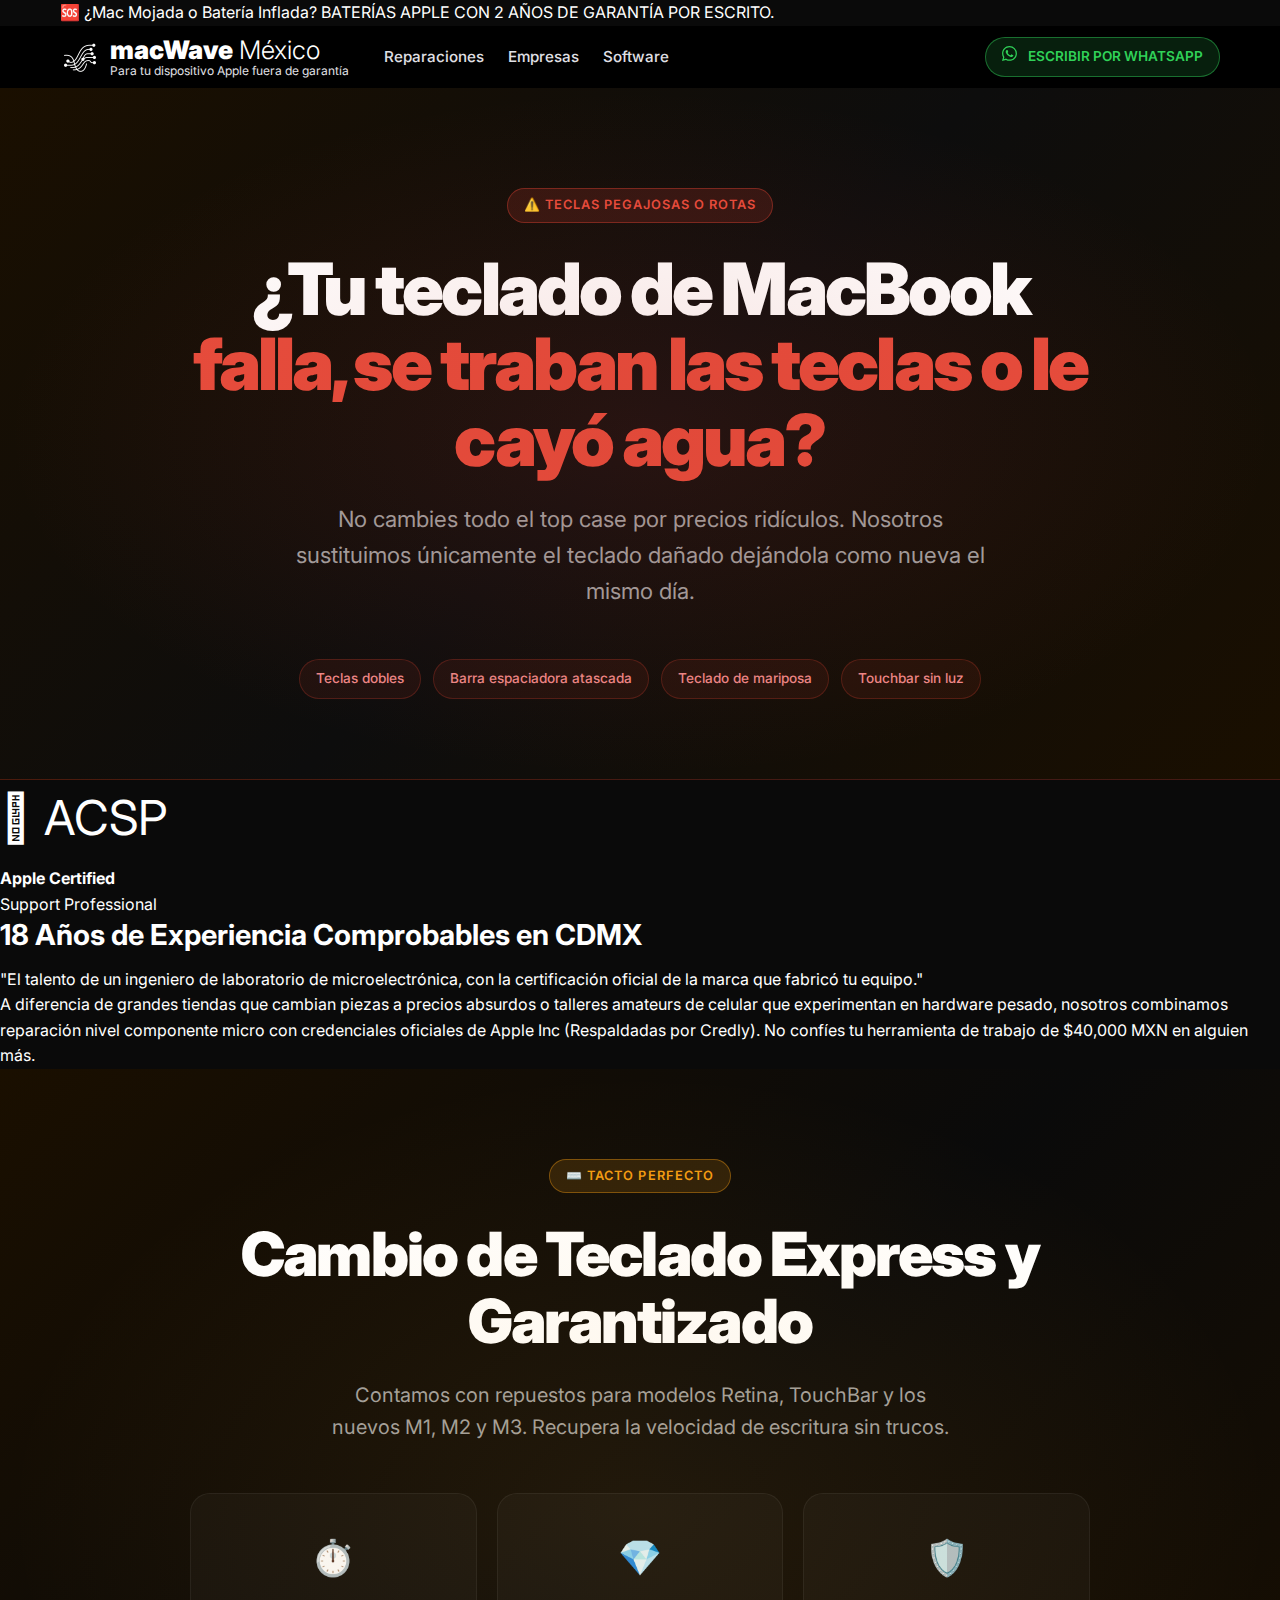
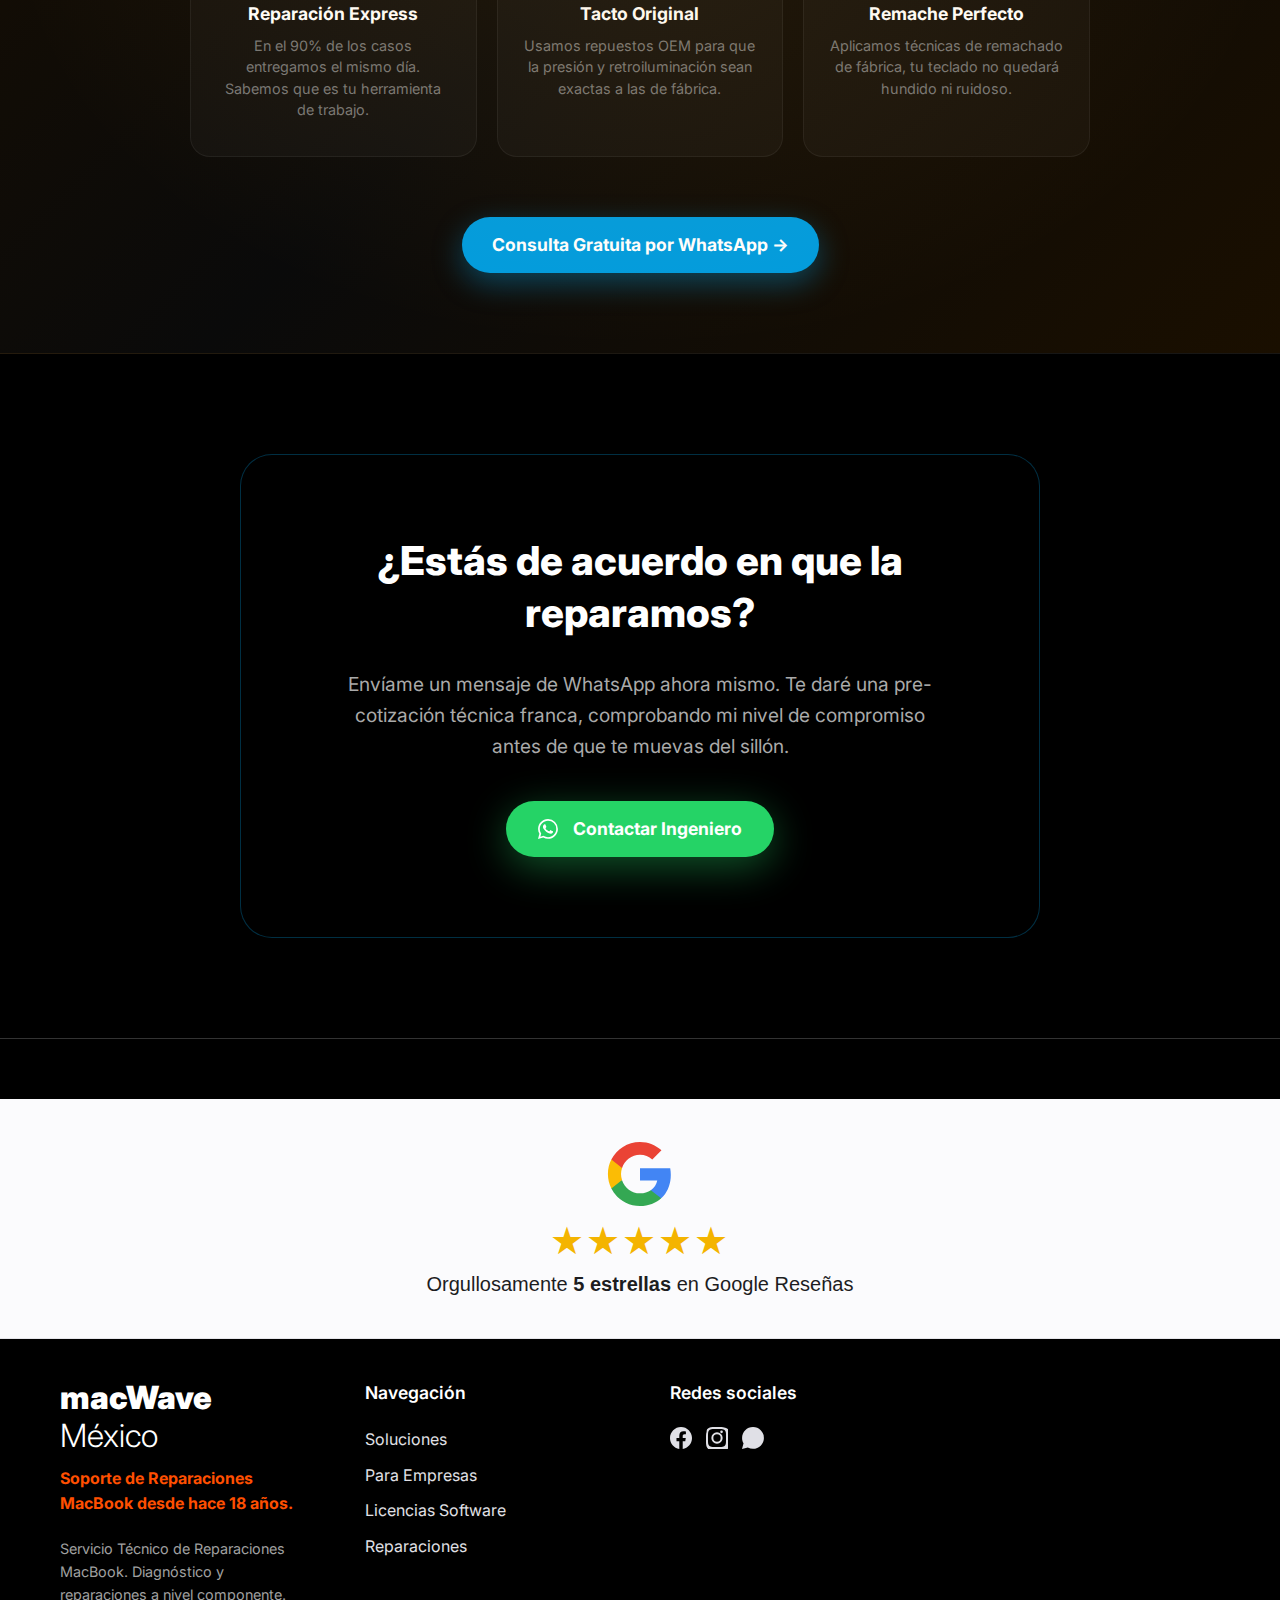
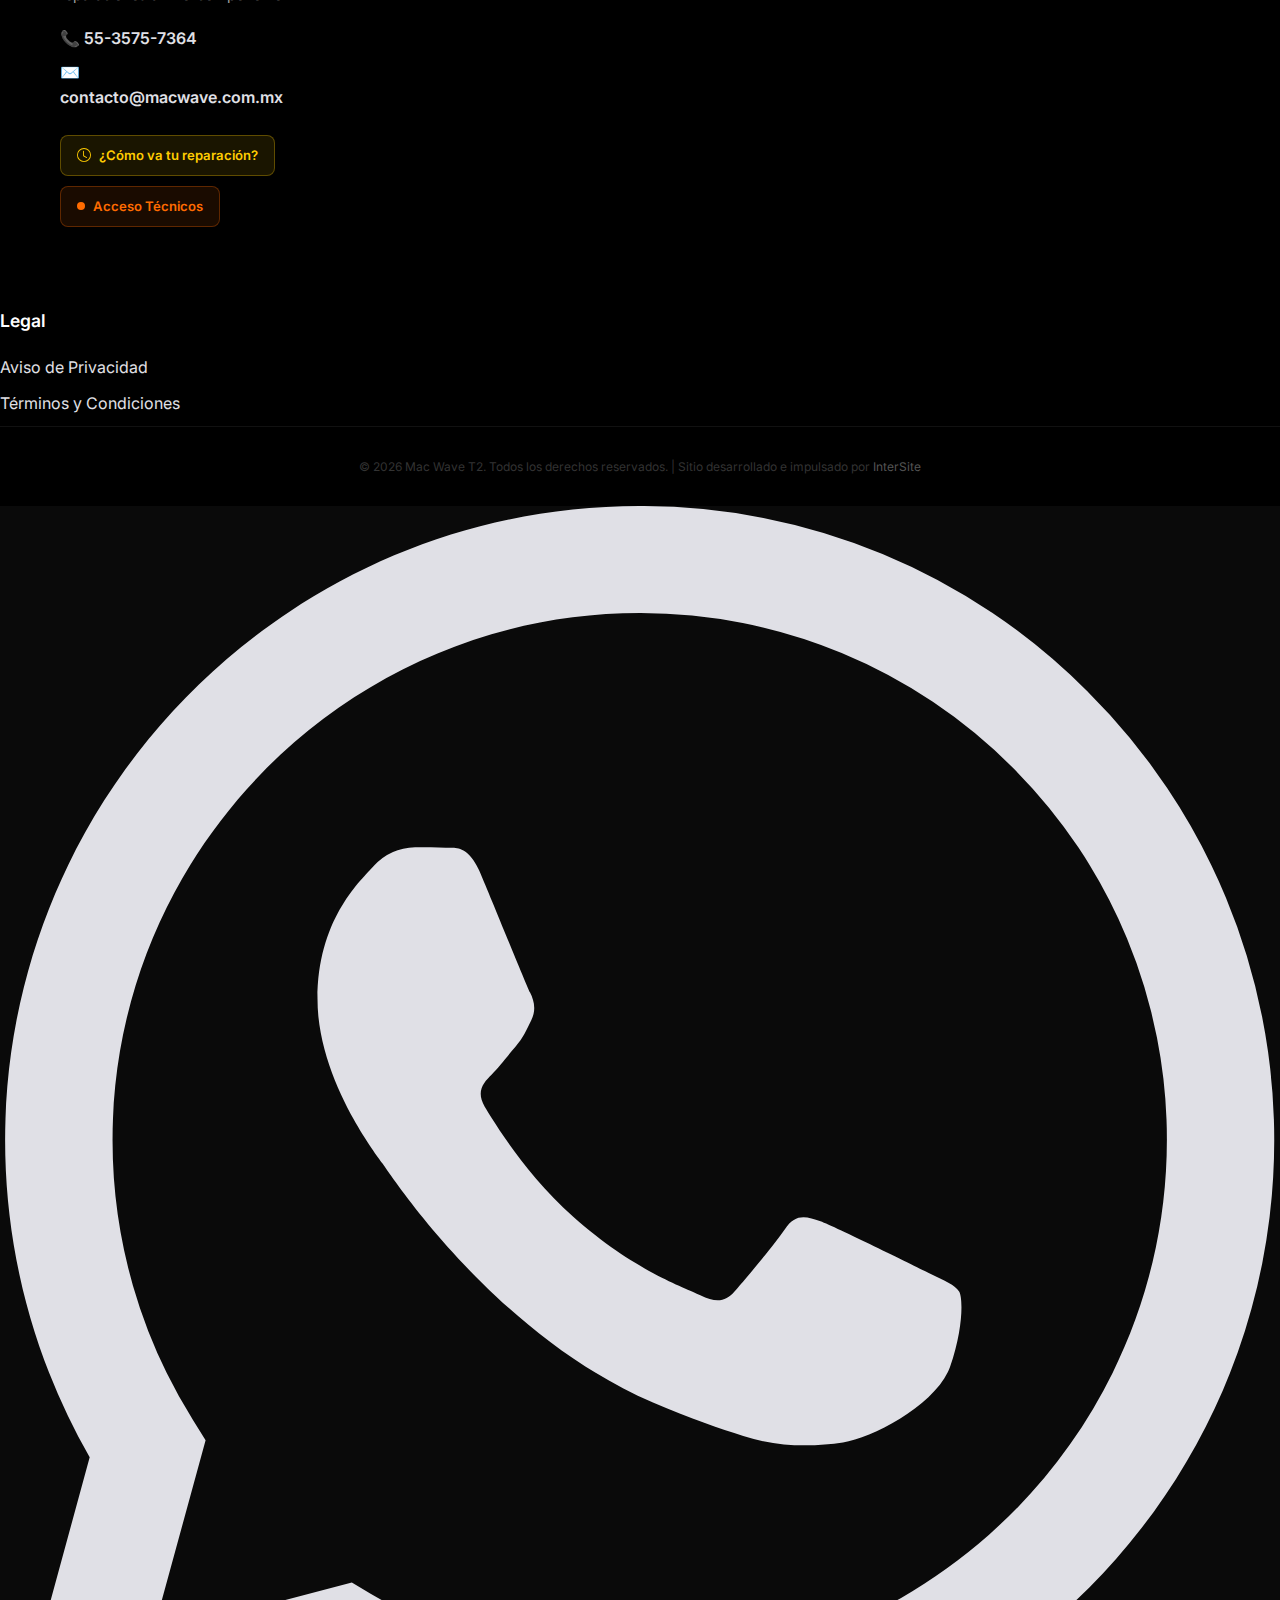
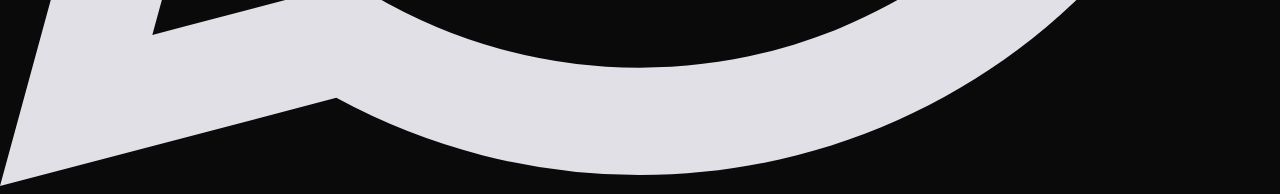
<file: cambio-teclado-macbook-cdmx.html>
<!DOCTYPE html>
<html lang="es-MX">

<head>
    <link rel="canonical" href="https://macwave.com.mx/reparaciones">
    <meta charset="UTF-8">
    <meta name="viewport" content="width=device-width, initial-scale=1.0, viewport-fit=cover">

    <title>⚡ Cambio de Teclado MacBook en CDMX | En 2 Horas | macWave</title>

    <meta name="description" content="Reparación y cambio de teclado para MacBook Pro y Air en CDMX. Piezas originales, 2 años de garantía y técnicos nivel componente. ¡Cotiza por WhatsApp!">
    <meta name="keywords"
        content="reparación mac cdmx, macbook pro, macbook air, imac, batería macbook cdmx, mac mojada cdmx, tarjeta lógica macbook, nivel componente, polanco, santa fe">
    <meta name="robots" content="index, follow, max-image-preview:large, max-snippet:-1, max-video-preview:-1">
    <meta name="author" content="macWave México">
    <meta name="geo.region" content="MX-CMX">

    <!-- Open Graph -->
    <meta property="og:type" content="website">
    <meta property="og:title" content="Servicios de Reparación Especializada Mac en CDMX | macWave">
    <meta property="og:description"
        content="Rescatamos tu Mac cuando otros dicen 'No tiene arreglo'. Reparación a nivel componente y baterías con 2 años de garantía.">
    <meta property="og:url" content="https://macwave.com.mx/reparaciones">
    <meta property="og:image" content="https://macwave.com.mx/images/mac_board_repair.png">
    <meta property="og:site_name" content="macWave México">

    <!-- Structured Data (Sincronizado con Index) -->
    <!-- Structured Data (JSON-LD) for SEO -->
    <script type="application/ld+json">
    {
      "@context": "https://schema.org",
      "@graph": [
        {
          "@type": "LocalBusiness",
          "@id": "https://macwave.com.mx/#localbusiness",
          "name": "macWave México - Reparación Mac Nivel Componente",
          "image": "https://macwave.com.mx/images/logo_dashboard_white.png",
          "description": "Especialistas en reparación Mac a nivel componente en CDMX. Más de 18 años de éxito rescatando equipos que otros dan por perdidos. Baterías con 2 años de garantía.",
          "url": "https://macwave.com.mx/",
          "telephone": "+525535757364",
          "priceRange": "$$",
          "address": {
            "@type": "PostalAddress",
            "streetAddress": "Servicio en Sitio y Recolección en CDMX",
            "addressLocality": "Ciudad de México",
            "addressRegion": "CDMX",
            "postalCode": "11560",
            "addressCountry": "MX"
          },
          "areaServed": ["Polanco", "Interlomas", "Santa Fe", "Bosques de las Lomas", "Lomas de Chapultepec", "CDMX"]
        },
        {
          "@type": "Product",
          "@id": "https://macwave.com.mx/reparaciones#mac-repair-v4",
          "mainEntityOfPage": { "@id": "https://macwave.com.mx/reparaciones#webpage" },
          "name": "Reparación Especializada Mac CDMX",
          "image": "https://macwave.com.mx/images/logo_dashboard_white.png",
          "description": "Reparación técnica de tarjetas lógicas, pantallas, teclados y baterías para MacBook Pro, Air e iMac con 2 años de garantía.",
          "sku": "MW-REP-002",
          "brand": {
            "@type": "Brand",
            "name": "Apple"
          },
          "offers": {
            "@type": "AggregateOffer",
            "priceCurrency": "MXN",
            "lowPrice": "1499",
            "highPrice": "12999",
            "offerCount": "20",
            "availability": "https://schema.org/InStock",
            "priceValidUntil": "2026-12-31",
            "hasMerchantReturnPolicy": {
              "@type": "MerchantReturnPolicy",
              "applicableCountry": "MX",
              "returnPolicyCategory": "https://schema.org/MerchantReturnFiniteReturnPeriod",
              "merchantReturnDays": "30",
              "returnMethod": "https://schema.org/ReturnInStore",
              "returnFees": "https://schema.org/FreeReturn"
            },
            "shippingDetails": {
              "@type": "OfferShippingDetails",
              "shippingRate": {
                "@type": "MonetaryAmount",
                "value": "0",
                "currency": "MXN"
              },
              "shippingDestination": {
                "@type": "DefinedRegion",
                "addressCountry": "MX"
              },
              "deliveryTime": {
                "@type": "ShippingDeliveryTime",
                "handlingTime": {
                  "@type": "QuantitativeValue",
                  "minValue": "0",
                  "maxValue": "1",
                  "unitCode": "DAY"
                },
                "transitTime": {
                  "@type": "ShippingDeliveryTime",
                  "minValue": "1",
                  "maxValue": "3",
                  "unitCode": "DAY"
                }
              }
            }
          },
          "aggregateRating": {
            "@type": "AggregateRating",
            "ratingValue": "5",
            "reviewCount": "150"
          },
          "review": {
            "@type": "Review",
            "reviewRating": {
              "@type": "Rating",
              "ratingValue": "5"
            },
            "author": {
              "@type": "Person",
              "name": "Cliente Satisfecho"
            },
            "reviewBody": "Excelente servicio de reparación para mi MacBook. Todo quedó como nuevo."
          }
        }
      ]
    }
    </script>

    <link rel="icon" type="image/png" href="https://www.macwave.com.mx/images/favicon1.png">
    <meta name="theme-color" content="#000000">
    <script async src="https://www.googletagmanager.com/gtag/js?id=G-JENWM4W22D"></script>
    <script>
        window.dataLayer = window.dataLayer || [];
        function gtag() { dataLayer.push(arguments); }
        gtag('js', new Date());
        gtag('config', 'G-JENWM4W22D');
    </script>

    <link rel="preconnect" href="https://fonts.googleapis.com">
    <link rel="preconnect" href="https://fonts.gstatic.com" crossorigin>
    <link href="https://fonts.googleapis.com/css2?family=Inter:wght@300;400;500;600;700;800;900&display=swap"
        rel="stylesheet">
    <link rel="stylesheet" href="style.css?v=26.0.0">

    <script>
        function toggleMobileMenu(e) {
            if (e) { e.preventDefault(); e.stopPropagation(); }
            var body = document.body;
            var btn = document.getElementById('mobile-menu-toggle');
            var isNowActive = body.classList.toggle('menu-active');
            if (btn) { if (isNowActive) btn.classList.add('active'); else btn.classList.remove('active'); }
        }
    </script>

    <style>
        :root {
            --pain-red: #c0392b;
            --pain-red-dark: #7b241c;
            --solution-blue: #009CDF;
            --solution-green: #2ecc71;
            --solution-orange: #f39c12;
            --solution-purple: #9b59b6;
            --bg-dark: #0a0a0a;
            --bg-card: #111111;
            --text-primary: #ffffff;
            --text-muted: #a0a0a0;
        }

        * {
            box-sizing: border-box;
            margin: 0;
            padding: 0;
        }

        body {
            font-family: 'Inter', -apple-system, BlinkMacSystemFont, sans-serif;
            background: var(--bg-dark);
            color: var(--text-primary);
            overflow-x: hidden;
        }

        /* ── PAIN HERO SECTION ── */
        .pain-hero {
            background: linear-gradient(135deg, #1a0000 0%, #0d0d0d 50%, #1a0000 100%);
            padding: 100px 20px 80px;
            text-align: center;
            position: relative;
            overflow: hidden;
            border-bottom: 1px solid rgba(192, 57, 43, 0.3);
        }

        .pain-hero::before {
            content: '';
            position: absolute;
            top: 0;
            left: 0;
            right: 0;
            bottom: 0;
            background: radial-gradient(ellipse at center, rgba(192, 57, 43, 0.15) 0%, transparent 70%);
            pointer-events: none;
        }

        .pain-badge {
            display: inline-flex;
            align-items: center;
            gap: 8px;
            background: rgba(192, 57, 43, 0.2);
            border: 1px solid rgba(192, 57, 43, 0.5);
            color: #e74c3c;
            padding: 6px 16px;
            border-radius: 100px;
            font-size: 0.8rem;
            font-weight: 600;
            letter-spacing: 0.08em;
            text-transform: uppercase;
            margin-bottom: 28px;
        }

        .pain-title {
            font-size: clamp(2.2rem, 7vw, 4.5rem);
            font-weight: 900;
            line-height: 1.05;
            letter-spacing: -0.04em;
            color: #ffffff;
            max-width: 900px;
            margin: 0 auto 24px;
        }

        .pain-title span {
            color: #e74c3c;
            display: block;
        }

        .pain-subtitle {
            font-size: clamp(1.1rem, 2.5vw, 1.4rem);
            color: var(--text-muted);
            max-width: 700px;
            margin: 0 auto 50px;
            line-height: 1.6;
        }

        /* Warning Symptoms */
        .warning-symptoms {
            display: flex;
            flex-wrap: wrap;
            gap: 12px;
            justify-content: center;
            max-width: 800px;
            margin: 50px auto 0;
        }

        .symptom-tag {
            background: rgba(192, 57, 43, 0.1);
            border: 1px solid rgba(192, 57, 43, 0.3);
            color: #e88;
            padding: 8px 16px;
            border-radius: 100px;
            font-size: 0.85rem;
            font-weight: 500;
        }

        /* ── HUB SECTIONS ── */
        .hub-section {
            padding: 90px 20px 80px;
            text-align: center;
            position: relative;
            overflow: hidden;
            border-bottom: 1px solid rgba(255, 255, 255, 0.05);
        }

        /* Blue Theme (Logic Board) */
        .hub-section.blue-theme {
            background: linear-gradient(135deg, #001018 0%, #0a0a0a 50%, #001018 100%);
        }

        .hub-section.blue-theme::before {
            content: '';
            position: absolute;
            inset: 0;
            background: radial-gradient(ellipse at center, rgba(0, 156, 223, 0.1) 0%, transparent 70%);
            pointer-events: none;
        }

        /* Green Theme (Battery) */
        .hub-section.green-theme {
            background: linear-gradient(135deg, #001a0d 0%, #0a0a0a 50%, #001a0d 100%);
        }

        .hub-section.green-theme::before {
            content: '';
            position: absolute;
            inset: 0;
            background: radial-gradient(ellipse at center, rgba(46, 204, 113, 0.1) 0%, transparent 70%);
            pointer-events: none;
        }

        /* Orange Theme (Liquid) */
        .hub-section.orange-theme {
            background: linear-gradient(135deg, #1a0f00 0%, #0a0a0a 50%, #1a0f00 100%);
        }

        .hub-section.orange-theme::before {
            content: '';
            position: absolute;
            inset: 0;
            background: radial-gradient(ellipse at center, rgba(243, 156, 18, 0.1) 0%, transparent 70%);
            pointer-events: none;
        }

        /* Purple Theme (Upgrades) */
        .hub-section.purple-theme {
            background: linear-gradient(135deg, #0d001a 0%, #0a0a0a 50%, #0d001a 100%);
        }

        .hub-section.purple-theme::before {
            content: '';
            position: absolute;
            inset: 0;
            background: radial-gradient(ellipse at center, rgba(155, 89, 182, 0.1) 0%, transparent 70%);
            pointer-events: none;
        }

        .hub-badge {
            display: inline-flex;
            align-items: center;
            gap: 8px;
            padding: 6px 16px;
            border-radius: 100px;
            font-size: 0.8rem;
            font-weight: 600;
            letter-spacing: 0.08em;
            text-transform: uppercase;
            margin-bottom: 28px;
        }

        /* Badge Variants */
        .badge-blue {
            background: rgba(0, 156, 223, 0.15);
            border: 1px solid rgba(0, 156, 223, 0.4);
            color: #009CDF;
        }

        .badge-green {
            background: rgba(46, 204, 113, 0.15);
            border: 1px solid rgba(46, 204, 113, 0.4);
            color: #2ecc71;
        }

        .badge-orange {
            background: rgba(243, 156, 18, 0.15);
            border: 1px solid rgba(243, 156, 18, 0.4);
            color: #f39c12;
        }

        .badge-purple {
            background: rgba(155, 89, 182, 0.15);
            border: 1px solid rgba(155, 89, 182, 0.4);
            color: #9b59b6;
        }

        .hub-title {
            font-size: clamp(2rem, 5.5vw, 3.8rem);
            font-weight: 900;
            line-height: 1.1;
            letter-spacing: -0.03em;
            color: #ffffff;
            max-width: 800px;
            margin: 0 auto 24px;
        }

        .hub-subtitle {
            font-size: clamp(1rem, 2.5vw, 1.25rem);
            color: var(--text-muted);
            max-width: 620px;
            margin: 0 auto 50px;
            line-height: 1.6;
        }

        /* Feature Cards */
        .features-grid {
            display: grid;
            grid-template-columns: repeat(3, 1fr);
            gap: 20px;
            max-width: 900px;
            margin: 0 auto 60px;
        }

        .feature-card {
            background: rgba(255, 255, 255, 0.03);
            border: 1px solid rgba(255, 255, 255, 0.06);
            border-radius: 20px;
            padding: 35px 25px;
            text-align: center;
            transition: transform 0.2s, border-color 0.2s;
        }

        .feature-card:hover {
            transform: translateY(-5px);
            border-color: rgba(255, 255, 255, 0.15);
        }

        .feature-icon {
            font-size: 2.2rem;
            margin-bottom: 18px;
            display: block;
        }

        .feature-card h3 {
            font-size: 1.1rem;
            font-weight: 700;
            color: #fff;
            margin-bottom: 10px;
        }

        .feature-card p {
            font-size: 0.9rem;
            color: #777;
            line-height: 1.5;
        }

        /* Hub CTA Buttons */
        .hub-cta {
            display: inline-flex;
            align-items: center;
            gap: 10px;
            padding: 10px 22px;
            border-radius: 100px;
            font-size: 0.95rem;
            font-weight: 700;
            text-decoration: none;
            transition: all 0.3s ease;
        }

        .hub-cta:hover {
            transform: translateY(-2px);
            box-shadow: 0 4px 15px rgba(0, 0, 0, 0.2);
        }

        .cta-blue {
            background: #009CDF;
            color: #fff;
            box-shadow: 0 10px 30px rgba(0, 156, 223, 0.4);
        }

        .cta-green {
            background: #2ecc71;
            color: #fff;
            box-shadow: 0 10px 30px rgba(46, 204, 113, 0.4);
        }

        .cta-orange {
            background: #f39c12;
            color: #fff;
            box-shadow: 0 10px 30px rgba(243, 156, 18, 0.4);
        }

        .cta-purple {
            background: #9b59b6;
            color: #fff;
            box-shadow: 0 10px 30px rgba(155, 89, 182, 0.4);
        }

        /* TRUST SECTION FUTURISTIC */
        .trust-section {
            padding: 100px 20px;
            background: #000;
            text-align: center;
            position: relative;
            overflow: hidden;
        }
        .trust-grid {
            display: grid;
            grid-template-columns: repeat(auto-fit, minmax(280px, 1fr));
            gap: 30px;
            max-width: 1100px;
            margin: 0 auto;
        }
        .trust-card {
            background: rgba(255, 255, 255, 0.03);
            border: 1px solid rgba(0, 113, 227, 0.15);
            border-radius: 24px;
            padding: 50px 30px;
            text-align: center;
            transition: all 0.5s cubic-bezier(0.23, 1, 0.32, 1);
            position: relative;
            overflow: hidden;
            backdrop-filter: blur(10px);
            -webkit-backdrop-filter: blur(10px);
        }
        .trust-card:hover {
            background: rgba(0, 113, 227, 0.08);
            border-color: #0071e3;
            transform: translateY(-12px);
            box-shadow: 0 25px 60px rgba(0, 0, 0, 0.5), 0 0 30px rgba(0, 113, 227, 0.2);
        }
        .trust-icon {
            font-size: 3rem;
            margin-bottom: 25px;
            display: block;
            filter: drop-shadow(0 0 15px rgba(0, 113, 227, 0.6));
            animation: drift 4s ease-in-out infinite;
        }
        @keyframes drift {
            0%, 100% { transform: translateY(0); }
            50% { transform: translateY(-10px); }
        }
        .trust-card h4 {
            font-size: 1.35rem; font-weight: 800; color: #fff; margin-bottom: 15px;
            letter-spacing: -0.01em; text-transform: uppercase;
            text-shadow: 0 0 10px rgba(0, 113, 227, 0.3);
        }
        .trust-card p { font-size: 0.95rem; color: #b0b0b5; line-height: 1.7; margin: 0; }
        .trust-card::after {
            content: ""; position: absolute; bottom: 0; left: 0; width: 100%; height: 3px;
            background: linear-gradient(90deg, transparent, #0071e3, transparent);
            transform: scaleX(0); transition: transform 0.6s ease;
        }
        .trust-card:hover::after { transform: scaleX(1); }

        /* Final HUB CTA Box */
        .cta-box {
            background: linear-gradient(135deg, #001a2e 0%, #001018 100%);
            border: 1px solid rgba(0, 156, 223, 0.3);
            border-radius: 32px;
            padding: 70px 40px;
            max-width: 800px;
            margin: 60px auto;
            text-align: center;
        }

        .cta-box h2 {
            font-size: clamp(2rem, 5vw, 3.2rem);
            margin-bottom: 20px;
            font-weight: 800;
        }

        .cta-box p {
            color: #888;
            font-size: 1.1rem;
            margin-bottom: 40px;
        }

        .cta-wa-hub {
            background: #25D366;
            color: #fff;
            padding: 14px 32px;
            border-radius: 100px;
            font-size: 1.1rem;
            font-weight: 700;
            text-decoration: none;
            display: inline-flex;
            align-items: center;
            gap: 15px;
            box-shadow: 0 10px 40px rgba(37, 211, 102, 0.4);
            transition: transform 0.2s;
        }

        .cta-wa-hub:hover {
            transform: scale(1.05);
        }

        @media (max-width: 900px) {

            .features-grid,
            .trust-grid {
                grid-template-columns: 1fr;
                gap: 30px;
            }
        }
    </style>
</head>

<body>

    <!-- Emergency Ticker Top Bar -->
    <div class="emergency-ticker">
        <div class="container">
            🆘 ¿Mac Mojada o Batería Inflada? BATERÍAS APPLE CON 2 AÑOS DE GARANTÍA POR ESCRITO.
        </div>
    </div>

    <header class="main-header">
        <div class="container header-content">

            <!-- Hamburguesa móvil -->
            <button class="mobile-menu-toggle" id="mobile-menu-toggle" aria-label="Abrir menú"
                onclick="toggleMobileMenu(event)">
                <span></span><span></span><span></span>
            </button>

            <!-- IZQUIERDA: Logo -->
            <div class="logo">
                <a href="index.html" class="logo-link">
                    <img src="./images/logo_dashboard_white.png" alt="Logo Mac Wave T2" class="logo-img">
                    <div class="logo-text-container">
                        <span class="logo-brand"><strong>macWave</strong> <span
                                style="font-weight: 300;">México</span></span>
                        <span class="logo-subtext">Para tu dispositivo Apple fuera de garantía</span>
                    </div>
                </a>
            </div>

            <!-- CENTRO: 3 enlaces -->
            <nav class="main-nav">
                <button class="mobile-nav-close" onclick="toggleMobileMenu(event)" aria-label="Cerrar menú">✕</button>

                <div class="mobile-menu-content">
                    <div class="mobile-nav-links">
                        <a href="reparaciones" class="nav-link" style="--i:1">Reparaciones</a>
                        <a href="empresas" class="nav-link" style="--i:2">Empresas</a>
                        <a href="software" class="nav-link" style="--i:3">Software</a>
                    </div>

                </div>
            </nav>





            <!-- DERECHA: Botón WhatsApp -->
            <div class="header-actions">
                <a href="https://wa.me/525535757364?text=Hola%20me%20ayudas%20a%20reparar%20mi%20Mac%3F" target="_blank"
                    rel="noopener noreferrer" class="cta-button header-cta"
                    style="background: rgba(48,209,88,0.15); color: #30D158; border: 1px solid rgba(48,209,88,0.45); padding: 8px 16px; font-size: 0.85rem; white-space: nowrap; text-decoration: none;"
                    onclick="gtag('event', 'whatsapp_click', { 'event_category': 'contact', 'event_label': 'header' });">
                    <svg xmlns="http://www.w3.org/2000/svg" width="15" height="15" fill="currentColor"
                        viewBox="0 0 16 16" style="margin-right:8px;">
                        <path
                            d="M13.601 2.326A7.854 7.854 0 0 0 7.994 0C3.627 0 .068 3.558.064 7.926c0 1.399.366 2.76 1.057 3.965L0 16l4.204-1.102a7.933 7.933 0 0 0 3.79.965h.004c4.368 0 7.926-3.558 7.93-7.93A7.898 7.898 0 0 0 13.6 2.326zM7.994 14.521a6.573 6.573 0 0 1-3.356-.92l-.24-.144-2.494.654.666-2.433-.156-.251a6.56 6.56 0 0 1-1.007-3.505c0-3.626 2.957-6.584 6.591-6.584a6.56 6.56 0 0 1 4.66 1.931 6.557 6.557 0 0 1 1.928 4.66c-.004 3.639-2.961 6.592-6.592 6.592zm3.615-4.934c-.197-.099-1.17-.578-1.353-.646-.182-.065-.315-.099-.445.099-.133.197-.513.646-.627.775-.114.133-.232.148-.43.05-.197-.1-.836-.308-1.592-.985-.59-.525-.985-1.175-1.103-1.372-.114-.198-.011-.304.088-.403.087-.088.197-.232.296-.346.1-.114.133-.198.198-.33.065-.134.034-.248-.015-.347-.05-.099-.445-1.076-.612-1.47-.16-.389-.323-.335-.445-.34-.114-.007-.247-.007-.38-.007a.729.729 0 0 0-.529.247c-.182.198-.691.677-.691 1.654 0 .977.71 1.916.81 2.049.098.133 1.394 2.132 3.383 2.992.47.205.84.326 1.129.418.475.152.904.129 1.246.08.38-.058 1.171-.48 1.338-.943.164-.464.164-.86.114-.943-.049-.084-.182-.133-.38-.232z" />
                    </svg>
                    Escribir por WhatsApp
                </a>
            </div>
        </div>
    </header>

    <main>
        <!-- PAIN HERO -->
        <section class="pain-hero" style="background: linear-gradient(135deg, #1a0f00 0%, #0d0d0d 50%, #1a0f00 100%)">
            <div class="pain-badge">⚠️ Teclas pegajosas o rotas</div>
            <h1 class="pain-title">¿Tu teclado de MacBook <span>falla, se traban las teclas o le cayó agua?</span></h1>
            <p class="pain-subtitle">No cambies todo el top case por precios ridículos. Nosotros sustituimos únicamente el teclado dañado dejándola como nueva el mismo día.</p>

            <div class="warning-symptoms">
                
            <span class="symptom-tag">Teclas dobles</span>
            <span class="symptom-tag">Barra espaciadora atascada</span>
            <span class="symptom-tag">Teclado de mariposa</span>
            <span class="symptom-tag">Touchbar sin luz</span>
        
            </div>
        </section>

        
        <!-- ACSP AUTHORITY BLOCK -->
        <section class="acsp-authority-block">
            <div class="acsp-container">
                <div class="acsp-badge">
                    <span style="font-size: 3rem; display: block; margin-bottom:10px;"> ACSP</span>
                    <strong>Apple Certified</strong><br>Support Professional
                </div>
                <div class="acsp-text">
                    <h3>18 Años de Experiencia Comprobables en CDMX</h3>
                    <p>"El talento de un ingeniero de laboratorio de microelectrónica, con la certificación oficial de la marca que fabricó tu equipo."</p>
                    <p class="acsp-sub">A diferencia de grandes tiendas que cambian piezas a precios absurdos o talleres amateurs de celular que experimentan en hardware pesado, nosotros combinamos reparación nivel componente micro con credenciales oficiales de Apple Inc (Respaldadas por Credly). No confíes tu herramienta de trabajo de $40,000 MXN en alguien más.</p>
                </div>
            </div>
        </section>


        <!-- SEC: HUB -->
        <section class="hub-section orange-theme">
            <div class="hub-badge badge-orange">⌨️ Tacto Perfecto</div>
            <h2 class="hub-title">Cambio de Teclado <span>Express y Garantizado</span></h2>
            <p class="hub-subtitle">Contamos con repuestos para modelos Retina, TouchBar y los nuevos M1, M2 y M3. Recupera la velocidad de escritura sin trucos.</p>

            <div class="features-grid">
                
                <div class="feature-card">
                    <span class="feature-icon">⏱️</span>
                    <h3>Reparación Express</h3>
                    <p>En el 90% de los casos entregamos el mismo día. Sabemos que es tu herramienta de trabajo.</p>
                </div>
                <div class="feature-card">
                    <span class="feature-icon">💎</span>
                    <h3>Tacto Original</h3>
                    <p>Usamos repuestos OEM para que la presión y retroiluminación sean exactas a las de fábrica.</p>
                </div>
                <div class="feature-card">
                    <span class="feature-icon">🛡️</span>
                    <h3>Remache Perfecto</h3>
                    <p>Aplicamos técnicas de remachado de fábrica, tu teclado no quedará hundido ni ruidoso.</p>
                </div>
        
            </div>
            <a href="https://wa.me/525535757364" class="hub-cta cta-blue" style="font-size: 1.1rem; padding: 14px 30px;">Consulta Gratuita por WhatsApp →</a>
        </section>
        
        <!-- FINAL CTA HUB -->
        <section class="cta-final-hub" style="padding: 100px 20px; background: #000;">
            <div class="cta-box" style="padding: 80px 40px; max-width: 800px; margin: 0 auto; background: rgba(0,0,0,0.4);">
                <h2 style="margin-bottom: 30px; font-size: 2.5rem; line-height: 1.3;">¿Estás de acuerdo en que la reparamos?</h2>
                <p style="margin-bottom: 40px; font-size: 1.2rem; line-height: 1.6; max-width: 600px; margin-left: auto; margin-right: auto; color:#aaa;">
                    Envíame un mensaje de WhatsApp ahora mismo. Te daré una pre-cotización técnica franca, comprobando mi nivel de compromiso antes de que te muevas del sillón.
                </p>
                <a href="https://wa.me/525535757364" target="_blank" class="cta-wa-hub">
                    <svg xmlns="http://www.w3.org/2000/svg" width="20" height="20" fill="currentColor" viewBox="0 0 16 16">
                        <path d="M13.601 2.326A7.854 7.854 0 0 0 7.994 0C3.627 0 .068 3.558.064 7.926c0 1.399.366 2.76 1.057 3.965L0 16l4.204-1.102a7.933 7.933 0 0 0 3.79.965h.004c4.368 0 7.926-3.558 7.93-7.93A7.898 7.898 0 0 0 13.6 2.326zM7.994 14.521a6.573 6.573 0 0 1-3.356-.92l-.24-.144-2.494.654.666-2.433-.156-.251a6.56 6.56 0 0 1-1.007-3.505c0-3.626 2.957-6.584 6.591-6.584a6.56 6.56 0 0 1 4.66 1.931 6.557 6.557 0 0 1 1.928 4.66c-.004 3.639-2.961 6.592-6.592 6.592zm3.615-4.934c-.197-.099-1.17-.578-1.353-.646-.182-.065-.315-.099-.445.099-.133.197-.513.646-.627.775-.114.133-.232.148-.43.05-.197-.1-.836-.308-1.592-.985-.59-.525-.985-1.175-1.103-1.372-.114-.198-.011-.304.088-.403.087-.088.197-.232.296-.346.1-.114.133-.198.198-.33.065-.134.034-.248-.015-.347-.05-.099-.445-1.076-.612-1.47-.16-.389-.323-.335-.445-.34-.114-.007-.247-.007-.38-.007a.729.729 0 0 0-.529.247c-.182.198-.691.677-.691 1.654 0 .977.71 1.916.81 2.049.098.133 1.394 2.132 3.383 2.992.47.205.84.326 1.129.418.475.152.904.129 1.246.08.38-.058 1.171-.48 1.338-.943.164-.464.164-.86.114-.943-.049-.084-.182-.133-.38-.232z"/>
                    </svg>
                    Contactar Ingeniero
                </a>
            </div>
        </section>
    </main>

    <footer class="main-footer">
        <!-- Sección de Google Reseñas -->
        <div class="footer-google-reviews"
            style="background: #fbfbfd; text-align: center; padding: 40px 20px; font-family: -apple-system, BlinkMacSystemFont, 'Segoe UI', Roboto, Helvetica, Arial, sans-serif; border-bottom: 1px solid #e5e5ea; margin-top: 0; margin-bottom: 0;">
            <div style="margin-bottom: 5px;">
                <svg viewBox="0 0 24 24" xmlns="http://www.w3.org/2000/svg"
                    style="width: 70px; height: 70px; display: inline-block;">
                    <path
                        d="M22.56 12.25c0-.78-.07-1.53-.2-2.25H12v4.26h5.92c-.26 1.37-1.04 2.53-2.21 3.31v2.77h3.57c2.08-1.92 3.28-4.74 3.28-8.09z"
                        fill="#4285F4" />
                    <path
                        d="M12 23c2.97 0 5.46-.98 7.28-2.66l-3.57-2.77c-.98.66-2.23 1.06-3.71 1.06-2.86 0-5.29-1.93-6.16-4.53H2.18v2.84C3.99 20.53 7.7 23 12 23z"
                        fill="#34A853" />
                    <path
                        d="M5.84 14.09c-.22-.66-.35-1.36-.35-2.09s.13-1.43.35-2.09V7.07H2.18C1.43 8.55 1 10.22 1 12s.43 3.45 1.18 4.93l3.66-2.84z"
                        fill="#FBBC05" />
                    <path
                        d="M12 5.38c1.62 0 3.06.56 4.21 1.66l3.15-3.15C17.45 2.09 14.97 1 12 1 7.7 1 3.99 3.47 2.18 7.07l3.66 2.84c.87-2.6 3.3-4.53 6.16-4.53z"
                        fill="#EA4335" />
                </svg>
            </div>

            <div style="color: #F4B400; font-size: 38px; line-height: 1; margin-bottom: 10px; letter-spacing: 2px;">
                ★★★★★
            </div>

            <p
                style="color: #1d1d1f; font-size: 1.25rem; font-weight: 500; max-width: 600px; margin: 0 auto; line-height: 1.4;">
                Orgullosamente <strong style="font-weight: 700;">5 estrellas</strong> en Google Reseñas
            </p>
        </div>

        </div>

        <div class="container footer-grid" style="margin-top: 40px;">
            <div class="footer-col brand-info">
                <h3 style="font-size: 2em; color: var(--text-primary); margin-bottom: 10px;"><strong>macWave</strong>
                    <span style="font-weight: 300;">México</span>
                </h3>
                <p class="tagline"
                    style="font-style: normal; color: var(--accent-orange); font-weight: 700; margin-bottom: 20px;">
                    Soporte de Reparaciones MacBook desde hace 18 años.</p>
                <p style="font-size: 0.9em; color: var(--text-muted);">Servicio Técnico de Reparaciones MacBook.
                    Diagnóstico y reparaciones a nivel componente.</p>
                <p style="margin-top: 20px; font-weight: 600;">
                    <a href="tel:5535757364"
                        style="color: inherit; text-decoration: none; display: block; margin-bottom: 8px;">📞
                        55-3575-7364</a>
                    <a href="mailto:contacto@macwave.com.mx"
                        style="color: inherit; text-decoration: none; display: block;">✉️ contacto@macwave.com.mx</a>
                </p>

                <!-- Botones de acceso interno en el footer -->
                <div style="margin-top: 24px; display: flex; flex-direction: column; gap: 10px;">
                    <a href="status-ods"
                        style="display: inline-flex; align-items: center; gap: 8px; padding: 9px 16px; border-radius: 8px; background: rgba(255, 204, 0, 0.1); color: #ffcc00; border: 1px solid rgba(255, 204, 0, 0.3); font-size: 0.82rem; font-weight: 600; text-decoration: none; width: fit-content;">
                        <svg xmlns="http://www.w3.org/2000/svg" width="14" height="14" fill="currentColor"
                            viewBox="0 0 16 16">
                            <path d="M8 15A7 7 0 1 1 8 1a7 7 0 0 1 0 14zm0 1A8 8 0 1 0 8 0a8 8 0 0 0 0 16z" />
                            <path
                                d="M7.5 3a.5.5 0 0 1 .5.5v5.21l3.247 1.856a.5.5 0 0 1-.494.868l-3.5-2A.5.5 0 0 1 7 9V3.5a.5.5 0 0 1 .5-.5z" />
                        </svg>
                        ¿Cómo va tu reparación?
                    </a>
                    <a href="tecnicos"
                        style="display: inline-flex; align-items: center; gap: 8px; padding: 9px 16px; border-radius: 8px; background: rgba(255, 107, 0, 0.1); color: #ff6b00; border: 1px solid rgba(255, 107, 0, 0.3); font-size: 0.82rem; font-weight: 600; text-decoration: none; width: fit-content;">
                        <span
                            style="width:8px; height:8px; border-radius:50%; background:#ff6b00; display:inline-block;"></span>
                        Acceso Técnicos
                    </a>
                </div>
            </div>

            <div class="footer-col">
                <h4>Navegación</h4>
                <ul>
                    <li><a href="#soluciones">Soluciones</a></li>
                    <li><a href="empresas">Para Empresas</a></li>
                    <li><a href="software">Licencias Software</a></li>
                    <li><a href="reparaciones">Reparaciones</a></li>
                </ul>
            </div>

            <div class="footer-col">
                <h4>Redes sociales</h4>
                <div style="display:flex; align-items:center; gap:14px;">
                    <a href="https://www.facebook.com/macwavet2" target="_blank" rel="noopener noreferrer"
                        aria-label="Facebook" style="color: inherit;">
                        <svg xmlns="http://www.w3.org/2000/svg" width="22" height="22" fill="currentColor"
                            viewBox="0 0 16 16">
                            <path
                                d="M16 8.049C16 3.604 12.418 0 8 0S0 3.604 0 8.049C0 12.068 2.925 15.398 6.75 16v-5.625H4.719V8.049H6.75V6.275c0-2.017 1.195-3.131 3.022-3.131.875 0 1.79.158 1.79.158v1.98h-1.008c-.994 0-1.303.621-1.303 1.258v1.509h2.219l-.355 2.326H9.25V16C13.075 15.398 16 12.068 16 8.049z" />
                        </svg>
                    </a>
                    <a href="https://www.instagram.com/macwavet2" target="_blank" rel="noopener noreferrer"
                        aria-label="Instagram" style="color: inherit;">
                        <svg xmlns="http://www.w3.org/2000/svg" width="22" height="22" fill="currentColor"
                            viewBox="0 0 16 16">
                            <path
                                d="M8 0C5.829 0 5.556.01 4.703.048 3.85.088 3.27.222 2.76.42a5.4 5.4 0 0 0-1.95 1.27A5.4 5.4 0 0 0 .42 3.64c-.198.51-.332 1.09-.372 1.943C.01 6.436 0 6.709 0 8.88c0 2.17.01 2.444.048 3.297.04.853.174 1.433.372 1.943.26.67.624 1.24 1.07 1.686a5.4 5.4 0 0 0 1.95 1.27c.51.198 1.09.332 1.943.372.853.038 1.126.048 3.297.048s2.444-.01 3.297-.048c.853-.04 1.433-.174 1.943-.372a5.4 5.4 0 0 0 1.95-1.27 5.4 5.4 0 0 0 1.27-1.95c.198-.51.332-1.09.372-1.943.038-.853.048-1.126.048-3.297s-.01-2.444-.048-3.297c-.04-.853-.174-1.433-.372-1.943a5.4 5.4 0 0 0-1.27-1.95A5.4 5.4 0 0 0 13.24.42c-.51-.198-1.09-.332-1.943-.372C10.444.01 10.171 0 8 0m0 1.441c2.134 0 2.387.008 3.231.046.78.035 1.204.165 1.486.275.373.145.639.318.918.597.279.279.452.545.597.918.11.282.24.706.275 1.486.038.844.046 1.097.046 3.231s-.008 2.387-.046 3.231c-.035.78-.165 1.204-.275 1.486a3.96 3.96 0 0 1-.597.918 3.96 3.96 0 0 1-.918.597c-.282.11-.706.24-1.486.275-.844.038-1.097.046-3.231.046s-2.387-.008-3.231-.046c-.78-.035-1.204-.165-1.486-.275a3.96 3.96 0 0 1-.918-.597 3.96 3.96 0 0 1-.597-.918c-.11-.282-.24-.706-.275-1.486-.038-.844-.046-1.097-.046-3.231s.008-2.387.046-3.231c.035-.78.165-1.204.275-1.486.145-.373.318-.639.597-.918.279-.279.545-.452.918-.597.282-.11.706-.24 1.486-.275.844-.038 1.097-.046 3.231-.046" />
                            <path
                                d="M8 3.891A4.109 4.109 0 1 0 8 12.11 4.109 4.109 0 0 0 8 3.89m0 6.778A2.669 2.669 0 1 1 8 5.33a2.669 2.669 0 0 1 0 5.338m4.271-7.172a.96.96 0 1 1-1.92 0 .96.96 0 0 1 1.92 0" />
                        </svg>
                    </a>
                    <a href="https://wa.me/525535757364" target="_blank" rel="noopener noreferrer" aria-label="WhatsApp"
                        style="color: inherit;">
                        <svg xmlns="http://www.w3.org/2000/svg" width="22" height="22" fill="currentColor"
                            viewBox="0 0 16 16">
                            <path
                                d="M13.601 2.326A7.854 7.854 0 0 0 7.994 0C3.627 0 .068 3.558.064 7.926c0 1.399.366 2.76 1.057 3.965L0 16l4.204-1.102a7.933 7.933 0 0 0 3.79.965h.004c4.368 0 7.926-3.558 7.93-7.93A7.898 7.898 0 0 0 13.6 2.326z" />
                            <path
                                d="M7.994 14.521a6.573 6.573 0 0 1-3.356-.92l-.24-.144-2.494.654.666-2.433-.156-.251a6.56 6.56 0 0 1-1.007-3.505c0-3.626 2.957-6.584 6.591-6.584a6.56 6.56 0 0 1 4.66 1.931 6.557 6.557 0 0 1 1.928 4.66c-.004 3.639-2.961 6.592-6.592 6.592zM11.609 9.587c-.197-.099-1.17-.578-1.353-.646-.182-.065-.315-.099-.445.099-.133.197-.513.646-.627.775-.114.133-.232.148-.43.05-.197-.1-.836-.308-1.592-.985-.59-.525-.985-1.175-1.103-1.372-.114-.198-.011-.304.088-.403.087-.088.197-.232.296-.346.1-.114.133-.198.198-.33.065-.134.034-.248-.015-.347-.05-.099-.445-1.076-.612-1.47-.16-.389-.323-.335-.445-.34-.114-.007-.247-.007-.38-.007a.729.729 0 0 0-.529.247c-.182.198-.691.677-.691 1.654 0 .977.71 1.916.81 2.049.098.133 1.394 2.132 3.383 2.992.47.205.84.326 1.129.418.475.152.904.129 1.246.08.38-.058 1.171-.48 1.338-.943.164-.464.164-.86.114-.943-.049-.084-.182-.133-.38-.232z" />
                        </svg>
                    </a>
                </div>
            </div>

        </div>
        <div class="footer-col">
            <h4>Legal</h4>
            <ul>
                <li><a href="terminos" style="color: inherit; text-decoration: none;">Aviso de Privacidad</a>
                </li>
                <li><a href="terminos" style="color: inherit; text-decoration: none;">Términos y
                        Condiciones</a></li>
            </ul>
        </div>
        </div>
        </div>

        <div class="footer-bottom-mini"
            style="border-top: 1px solid #111; padding: 30px 0; background: #000; text-align: center;">
            <div class="container" style="color: #333; font-size: 0.75em; position: relative;">
                <p>&copy; 2026 Mac Wave T2. Todos los derechos reservados. | Sitio desarrollado e impulsado por <a
                        href="https://intersite.netlify.app" target="_blank"
                        style="color: #555; text-decoration: none;">InterSite</a></p>
                <div class="mobile-only-gear"
                    style="margin-top: 15px; font-size: 1.5rem; opacity: 0.1; user-select: none;">
                    <span ondblclick="window.location.href='dashboard-ods.html'" style="cursor:pointer;"
                        title="Acceso a Dashboard">⚙️</span>
                </div>
            </div>
        </div>
    </footer>

    <!-- Scheduling Modal -->
    <div id="scheduling-modal" class="modal-overlay">
        <div class="modal-container">
            <button id="close-modal" class="close-modal-btn">&times;</button>

            <div class="modal-left-panel">
                <div class="modal-profile">
                    <div class="profile-img-placeholder">JD</div>
                    <h3>Solicitar una reunión con Ing. Joel Duran</h3>
                </div>

                <div class="modal-calendar-header">
                    <button class="calendar-nav-btn">&lt;</button>
                    <span class="current-month">febrero 2026</span>
                    <button class="calendar-nav-btn">&gt;</button>
                </div>

                <div class="calendar-grid">
                    <div class="calendar-day-header">LUN.</div>
                    <div class="calendar-day-header">MAR.</div>
                    <div class="calendar-day-header">MIÉ.</div>
                    <div class="calendar-day-header">JUE.</div>
                    <div class="calendar-day-header">VIE.</div>
                    <div class="calendar-day-header">SÁB.</div>
                    <div class="calendar-day-header">DOM.</div>

                    <div class="calendar-day empty"></div>
                    <div class="calendar-day empty"></div>
                    <div class="calendar-day empty"></div>
                    <div class="calendar-day empty"></div>
                    <div class="calendar-day empty"></div>

                    <div class="calendar-day disabled">1</div>
                    <div class="calendar-day disabled">2</div>
                    <div class="calendar-day">3</div>
                    <div class="calendar-day">4</div>
                    <div class="calendar-day">5</div>
                    <div class="calendar-day">6</div>
                    <div class="calendar-day">7</div>
                    <div class="calendar-day disabled">8</div>
                    <div class="calendar-day disabled">9</div>
                    <div class="calendar-day">10</div>
                    <div class="calendar-day">11</div>
                    <div class="calendar-day">12</div>
                    <div class="calendar-day">13</div>
                    <div class="calendar-day">14</div>
                    <div class="calendar-day disabled">15</div>
                    <div class="calendar-day disabled">16</div>
                    <div class="calendar-day">17</div>
                    <div class="calendar-day">18</div>
                    <div class="calendar-day">19</div>
                    <div class="calendar-day">20</div>
                    <div class="calendar-day">21</div>
                    <div class="calendar-day disabled">22</div>
                    <div class="calendar-day disabled">23</div>
                    <div class="calendar-day">24</div>
                    <div class="calendar-day">25</div>
                    <div class="calendar-day">26</div>
                    <div class="calendar-day">27</div>
                    <div class="calendar-day">28</div>
                    <div class="calendar-day disabled">29</div>
                    <div class="calendar-day disabled">30</div>
                </div>

                <div class="calendar-alert">
                    <p><strong>No hay fechas disponibles en noviembre</strong></p>
                    <a href="#" class="next-month-link">Ver mes siguiente &gt;</a>
                </div>
            </div>

            <div class="modal-right-panel">
                <div class="modal-header-right">
                    <div class="step-indicator">
                        <div class="step active">
                            <span class="step-circle"></span>
                            <span class="step-label">ELIGE UNA HORA</span>
                        </div>
                        <div class="step-line"></div>
                        <div class="step">
                            <span class="step-circle"></span>
                            <span class="step-label">TU INFORMACIÓN</span>
                        </div>
                    </div>
                    <div class="logo-modal">
                        <span class="logo-brand" style="color: #000;"><strong>macWave</strong> <span
                                style="font-weight: 300;">México</span></span>
                    </div>
                </div>

                <div class="duration-selector">
                    <h4>¿Cuánto tiempo necesitas?</h4>
                    <div class="duration-options">
                        <button class="duration-btn active" data-duration="15">15 minutos</button>
                        <button class="duration-btn" data-duration="30">30 minutos</button>
                        <button class="duration-btn" data-duration="60">1 hora</button>
                    </div>
                </div>

                <div class="availability-message" style="text-align: center; margin-top: 20px;">
                    <div id="booking-confirmation-container" style="display: none;">
                        <h3 style="margin-bottom: 15px; color: #333;">Fecha Seleccionada: <span id="selected-date-text"
                                style="color: var(--accent-orange);"></span></h3>
                        <a href="#" id="confirm-whatsapp-btn" class="cta-button primary"
                            style="width: 100%; display: block; text-align: center; background: #25D366; border-color: #25D366;"
                            onclick="gtag('event', 'booking_submitted', { 'event_category': 'conversion', 'event_label': 'calendar' });">
                            CONFIRMAR CITA POR WHATSAPP
                        </a>
                        <p style="font-size: 0.8rem; margin-top: 10px; color: #666;">Se abrirá WhatsApp con los detalles
                            de tu cita.</p>
                    </div>

                    <div id="no-selection-message">
                        <p style="color: #666;">Selecciona una fecha en el calendario para continuar.</p>
                    </div>
                </div>
            </div>
        </div>
    </div>

    <a href="https://wa.me/525535757364?text=Hola%20me%20ayudas%20a%20reparar%20mi%20Mac%3F" class="floating-wa-btn"
        target="_blank" rel="noopener noreferrer" aria-label="Contactar por WhatsApp">
        <svg viewBox="0 0 16 16" fill="currentColor" xmlns="http://www.w3.org/2000/svg">
            <path
                d="M13.601 2.326A7.854 7.854 0 0 0 7.994 0C3.627 0 .068 3.558.064 7.926c0 1.399.366 2.76 1.057 3.965L0 16l4.204-1.102a7.933 7.933 0 0 0 3.79.965h.004c4.368 0 7.926-3.558 7.93-7.93A7.898 7.898 0 0 0 13.6 2.326zM7.994 14.521a6.573 6.573 0 0 1-3.356-.92l-.24-.144-2.494.654.666-2.433-.156-.251a6.56 6.56 0 0 1-1.007-3.505c0-3.626 2.957-6.584 6.591-6.584a6.56 6.56 0 0 1 4.66 1.931 6.557 6.557 0 0 1 1.928 4.66c-.004 3.639-2.961 6.592-6.592 6.592zm3.615-4.934c-.197-.099-1.17-.578-1.353-.646-.182-.065-.315-.099-.445.099-.133.197-.513.646-.627.775-.114.133-.232.148-.43.05-.197-.1-.836-.308-1.592-.985-.59-.525-.985-1.175-1.103-1.372-.114-.198-.011-.304.088-.403.087-.088.197-.232.296-.346.1-.114.133-.198.198-.33.065-.134.034-.248-.015-.347-.05-.099-.445-1.076-.612-1.47-.16-.389-.323-.335-.445-.34-.114-.007-.247-.007-.38-.007a.729.729 0 0 0-.529.247c-.182.198-.691.677-.691 1.654 0 .977.71 1.916.81 2.049.098.133 1.394 2.132 3.383 2.992.47.205.84.326 1.129.418.475.152.904.129 1.246.08.38-.058 1.171-.48 1.338-.943.164-.464.164-.86.114-.943-.049-.084-.182-.133-.38-.232z" />
        </svg>
    </a>

    <script src="script.js?v=25.0.0"></script>
</body>

</html>
</file>
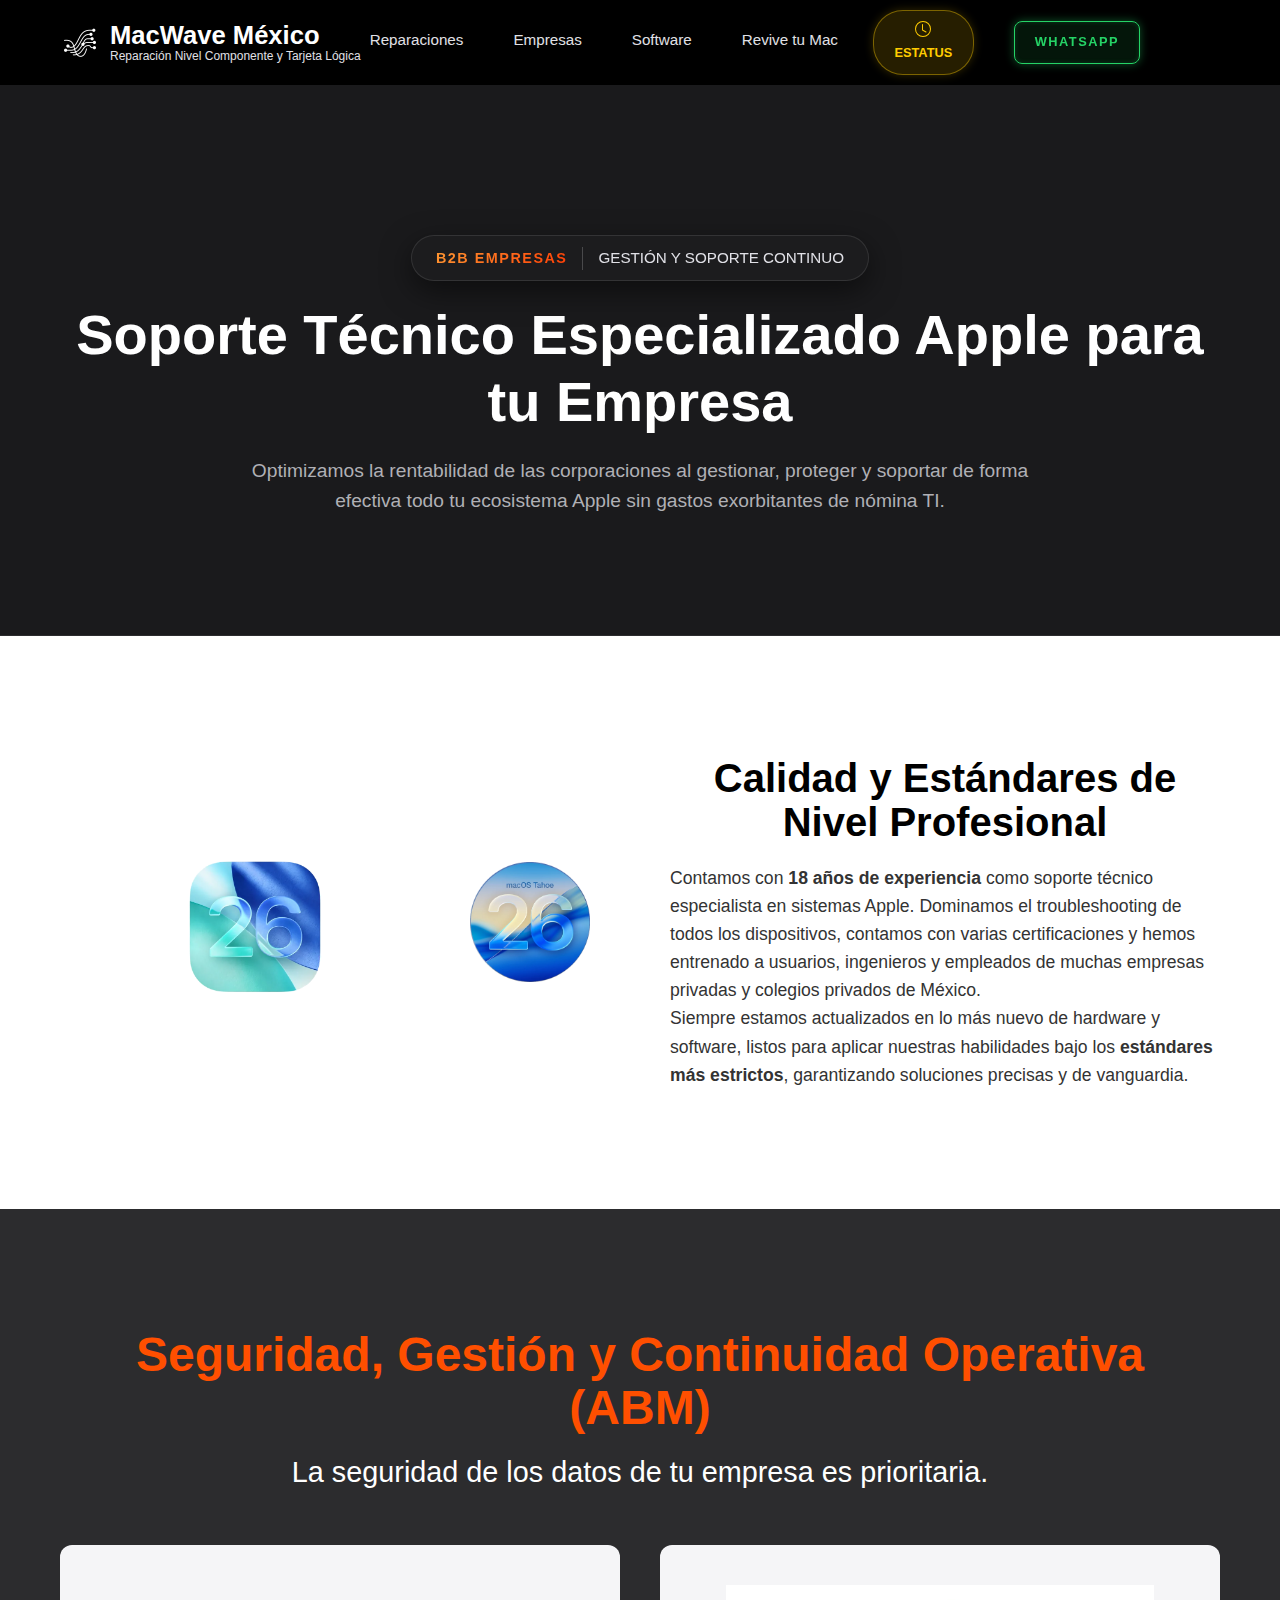
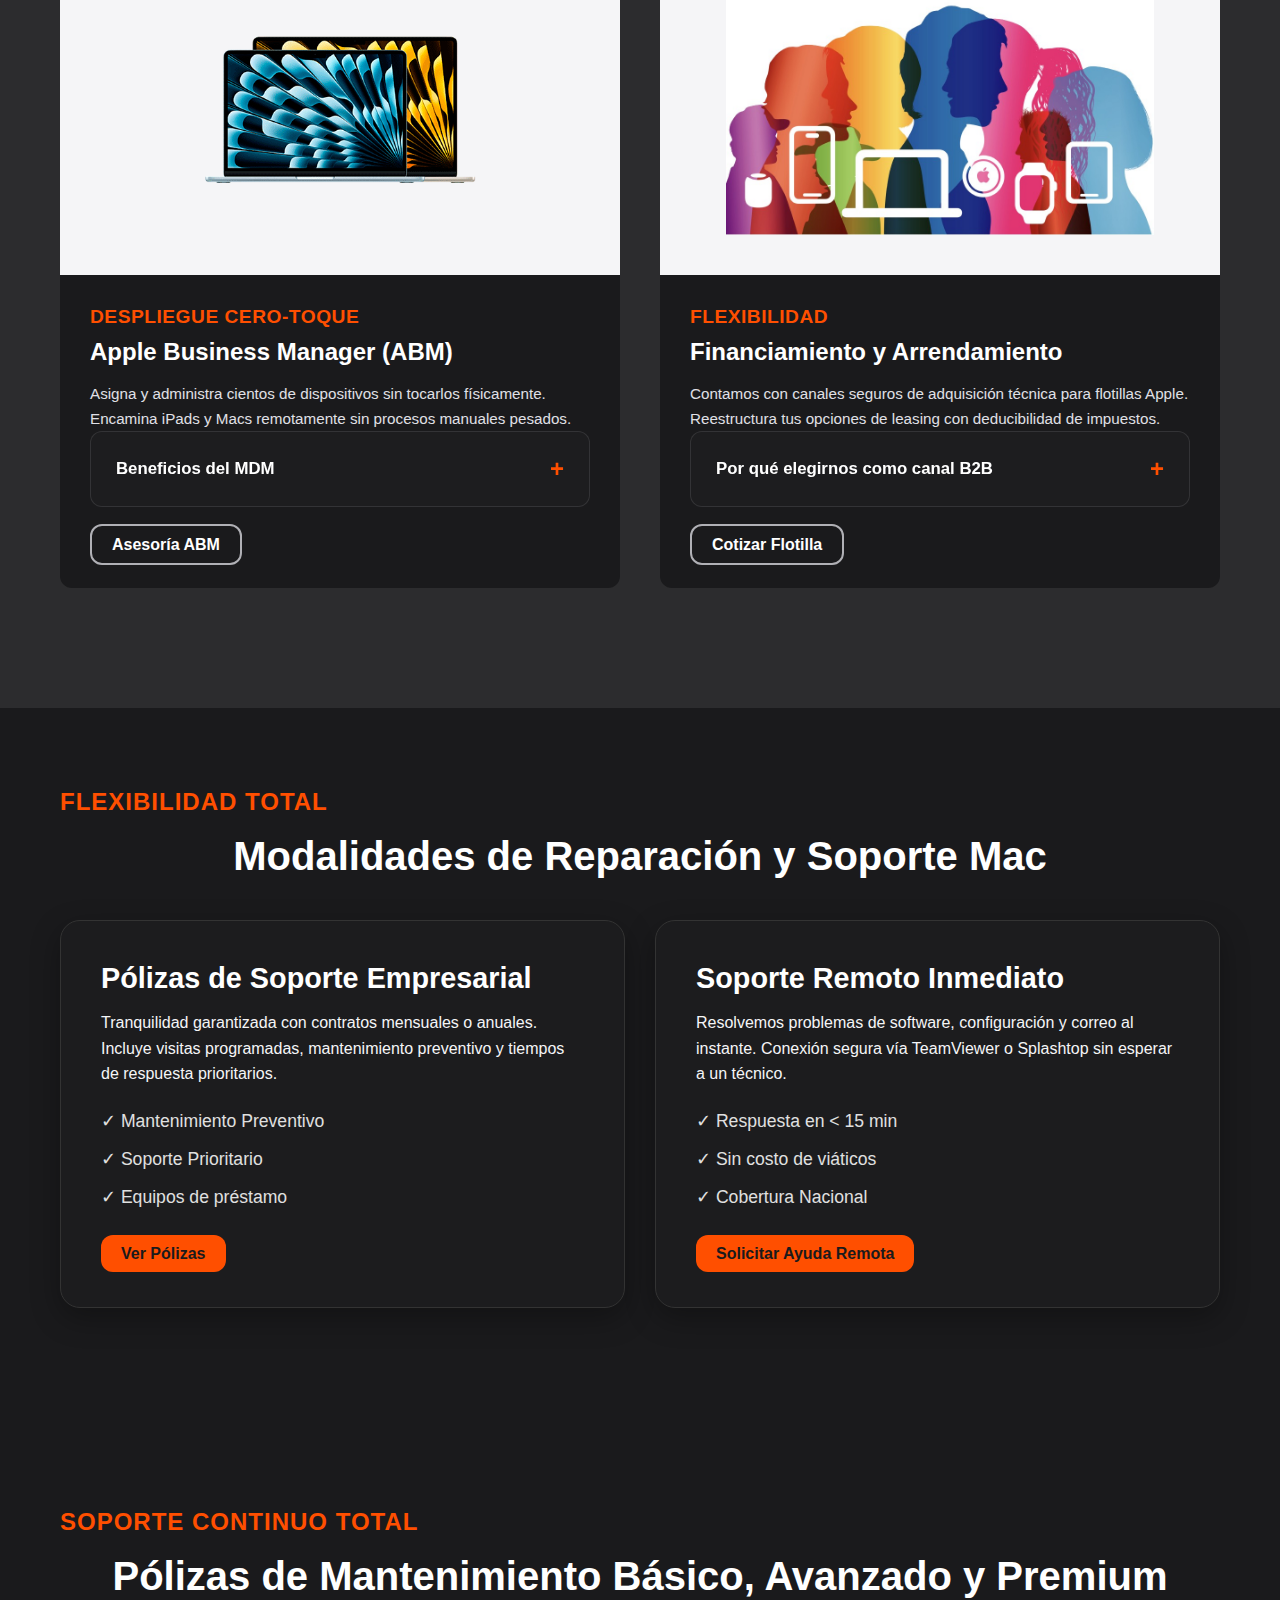
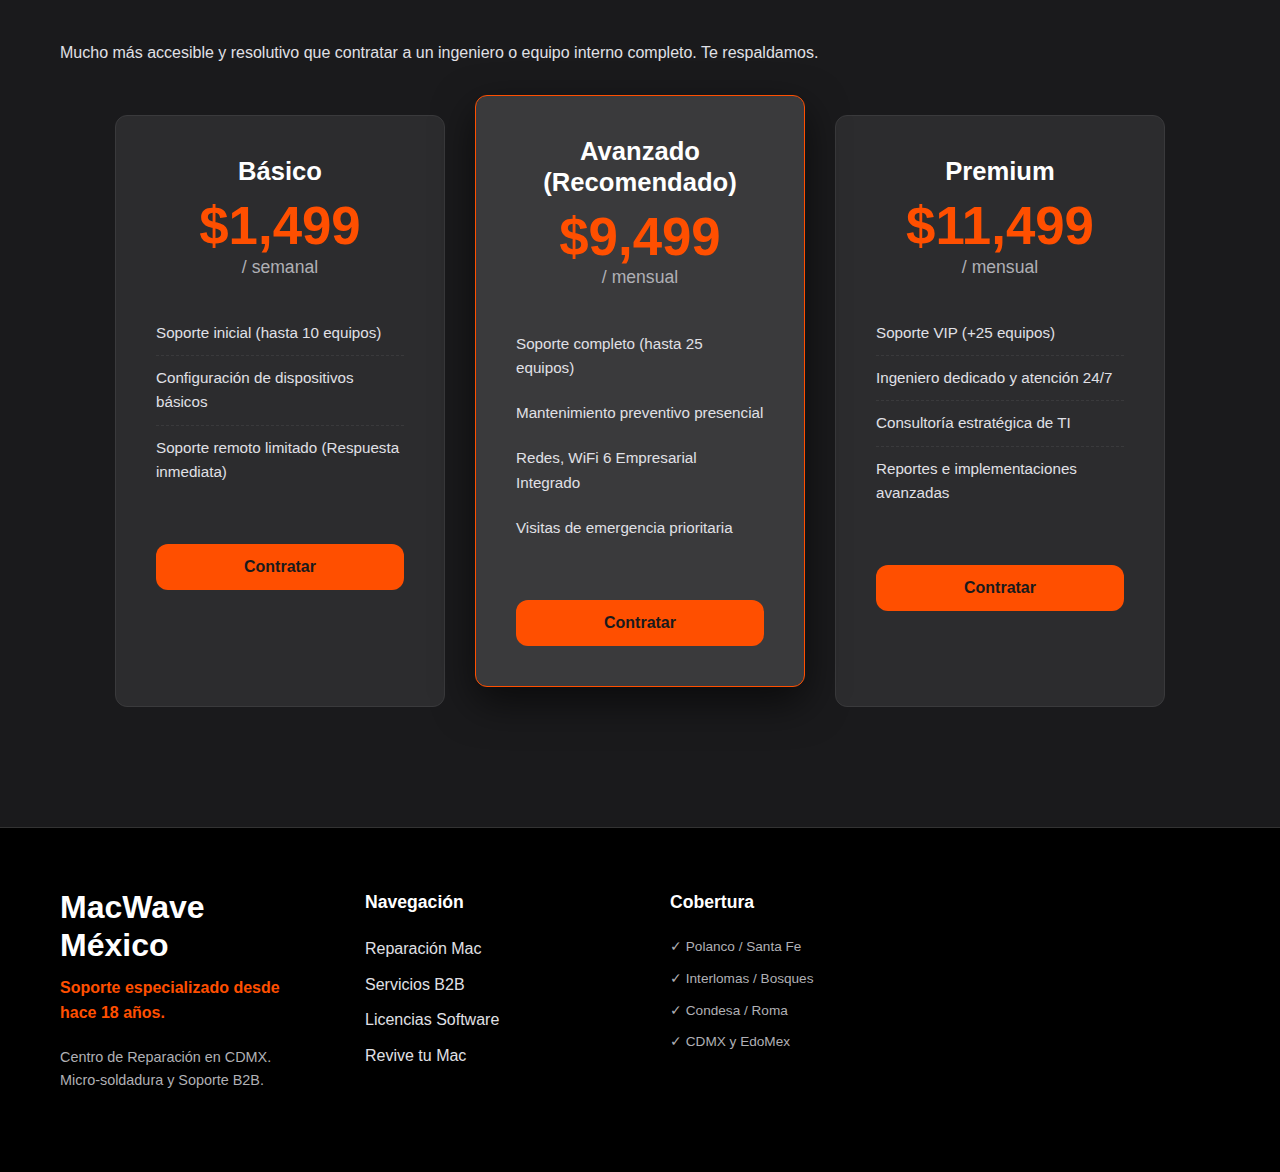
<file: empresas.html>
<!DOCTYPE html>
<html lang="es-MX">

<head>
    <link rel="canonical" href="https://macwave.com.mx/empresas.html">
    <!-- Google Analytics 4 -->
    <script async src="https://www.googletagmanager.com/gtag/js?id=G-JENWM4W22D"></script>
    <script>
        window.dataLayer = window.dataLayer || [];
        function gtag() { dataLayer.push(arguments); }
        gtag('js', new Date());
        gtag('config', 'G-JENWM4W22D');
    </script>
    <!-- End Google Analytics 4 -->

    <meta charset="UTF-8">
    <meta name="viewport" content="width=device-width, initial-scale=1.0">

    <!-- SEO Meta Tags Sugeridos -->
    <title>Soporte Técnico Apple y Apple Business Manager para Empresas</title>
    <meta name="description"
        content="Pólizas de soporte técnico Mac para empresas, colegios y Pymes. Implementación de Apple Business Manager, seguridad de datos y consultoría IT.">
    <meta name="keywords"
        content="soporte tecnico apple empresas cdmx, apple business manager mexico, polizas soporte mac cdmx, mdm apple mexico, consultoria it mac">

    <!-- Geo Meta Tags for Local SEO -->
    <meta name="geo.region" content="MX-CMX">
    <meta name="geo.placename" content="Ciudad de México">
    <meta name="geo.position" content="19.432608;-99.133209">

    <!-- Favicon -->
    <link rel="icon" type="image/png" href="https://www.macwave.com.mx/images/favicon1.png">
    <link rel="apple-touch-icon" href="https://www.macwave.com.mx/images/favicon1.png">

    <link rel="stylesheet" href="style.css?v=21.0.2">

    <!-- Structured Data (JSON-LD) for B2B Services -->
    <script type="application/ld+json">
    {
      "@context": "https://schema.org",
      "@type": "Service",
      "serviceType": "Soporte Técnico Apple para Empresas",
      "provider": {
        "@type": "LocalBusiness",
        "name": "MacWave México",
        "url": "https://macwave.com.mx/"
      },
      "specialty": "Soporte Técnico Apple Corporativo y Gestión IT",
      "knowsAbout": ["Apple Business Manager (ABM)", "Apple School Manager", "Gestión de Flotillas MDM", "Consultoría Apple Business"],
      "description": "Pólizas de mantenimiento, gestión de Apple Business Manager y soporte técnico especializado para corporativos y escuelas.",
      "hasOfferCatalog": {
        "@type": "OfferCatalog",
        "name": "Servicios Empresariales",
        "itemListElement": [
          {
            "@type": "Offer",
            "itemOffered": {
              "@type": "Service",
              "name": "Pólizas de Soporte Mac",
              "description": "Mantenimiento preventivo y correctivo para flotillas Apple."
            }
          },
          {
            "@type": "Offer",
            "itemOffered": {
              "@type": "Service",
              "name": "Apple Business Manager (ABM)",
              "description": "Implementación y gestión de MDM para control centralizado."
            }
          }
        ]
      }
    }
    </script>
    <link rel="preconnect" href="https://fonts.googleapis.com">
    <link rel="preconnect" href="https://fonts.gstatic.com" crossorigin>

    <script>
        function toggleMobileMenu(e) {
            if (e) {
                e.preventDefault();
                e.stopPropagation();
            }
            var body = document.body;
            var btn = document.getElementById('mobile-menu-toggle');
            var isNowActive = body.classList.toggle('menu-active');
            if (btn) {
                if (isNowActive) btn.classList.add('active');
                else btn.classList.remove('active');
            }
        }
    </script>
</head>

<body>
        <header class="main-header">
        <div class="container header-content">
            <button class="mobile-menu-toggle" id="mobile-menu-toggle" aria-label="Abrir menú"
                onclick="toggleMobileMenu(event)">
                <span></span>
                <span></span>
                <span></span>
            </button>
            <div class="logo">
                <a href="index.html" class="logo-link">
                    <img src="./images/logo_dashboard_white.png" alt="Logo MacWave México" class="logo-img">
                    <div class="logo-text-container">
                        <span class="logo-brand">MacWave México</span>
                        <span class="logo-subtext">Reparación Nivel Componente y Tarjeta Lógica</span>
                    </div>
                </a>
            </div>
            <nav class="main-nav">
                <button class="mobile-nav-close" onclick="toggleMobileMenu(event)" aria-label="Cerrar menú">✕</button>
                <a data-link="index.html" class="nav-link desktop-only">Inicio</a>
                <a data-link="reparaciones.html" class="nav-link">Reparaciones</a>
                <a data-link="empresas.html" class="nav-link">Empresas</a>
                <a data-link="software.html" class="nav-link">Software</a>
                <a data-link="upgrades.html" class="nav-link">Revive tu Mac</a>
                <div class="mobile-nav-actions">
                    <a href="status-ods.html" class="mobile-nav-status">¿Cómo va tu reparación?</a>
                    <a href="https://wa.me/525535757364" class="mobile-nav-wa">WhatsApp</a>
                </div>
            </nav>
            <div class="header-actions">
                <a href="status-ods.html" class="cta-button header-cta neon-yellow" title="Consultar Orden de Servicio">
                    <svg xmlns="http://www.w3.org/2000/svg" width="16" height="16" fill="currentColor" viewBox="0 0 16 16">
                        <path d="M8 15A7 7 0 1 1 8 1a7 7 0 0 1 0 14zm0 1A8 8 0 1 0 8 0a8 8 0 0 0 0 16z" />
                        <path d="M7.5 3a.5.5 0 0 1 .5.5v5.21l3.247 1.856a.5.5 0 0 1-.494.868l-3.5-2A.5.5 0 0 1 7 9V3.5a.5.5 0 0 1 .5-.5z" />
                    </svg>
                    <span class="btn-text">Estatus</span>
                </a>
                <a href="https://wa.me/525535757364" target="_blank" class="cta-button header-cta neon-green" title="Contactar por WhatsApp">
                    <svg xmlns="http://www.w3.org/2000/svg" width="16" height="16" fill="currentColor" viewBox="0 0 16 16">
                        <path d="M13.601 2.326A7.854 7.854 0 0 0 7.994 0C3.627 0 .068 3.558.064 7.926c0 1.399.366 2.76 1.057 3.965L0 16l4.204-1.102a7.933 7.933 0 0 0 3.79.965h.004c4.368 0 7.926-3.558 7.93-7.93A7.898 7.898 0 0 0 13.6 2.326zM7.994 14.521a6.573 6.573 0 0 1-3.356-.92l-.24-.144-2.494.654.666-2.433-.156-.251a6.56 6.56 0 0 1-1.007-3.505c0-3.626 2.957-6.584 6.591-6.584a6.56 6.56 0 0 1 4.66 1.931 6.557 6.557 0 0 1 1.928 4.66c-.004 3.639-2.961 6.592-6.592 6.592zm3.615-4.934c-.197-.099-1.17-.578-1.353-.646-.182-.065-.315-.099-.445.099-.133.197-.513.646-.627.775-.114.133-.232.148-.43.05-.197-.1-.836-.308-1.592-.985-.59-.525-.985-1.175-1.103-1.372-.114-.198-.011-.304.088-.403.087-.088.197-.232.296-.346.1-.114.133-.198.198-.33.065-.134.034-.248-.015-.347-.05-.099-.445-1.076-.612-1.47-.16-.389-.323-.335-.445-.34-.114-.007-.247-.007-.38-.007a.729.729 0 0 0-.529.247c-.182.198-.691.677-.691 1.654 0 .977.71 1.916.81 2.049.098.133 1.394 2.132 3.383 2.992.47.205.84.326 1.129.418.475.152.904.129 1.246.08.38-.058 1.171-.48 1.338-.943.164-.464.164-.86.114-.943-.049-.084-.182-.133-.38-.232z" />
                    </svg>
                    <span class="btn-text">WhatsApp</span>
                </a>
                <a data-link="tecnicos.html" class="cta-button header-cta neon-red" title="Acceso Técnicos">
                    <span class="status-circle-red pulsing"></span>
                </a>
            </div>
        </div>
    </header>

    <main>
        <!-- Page Header -->
        <section class="section-padded"
            style="background-color: var(--primary-bg); text-align: center; border-bottom: 1px solid var(--secondary-bg); padding-top: 150px; padding-bottom: 60px;">
            <div class="container">
                <span class="hero-banner-promo" style="margin: 0 auto 20px;">
                    <span>B2B EMPRESAS</span> GESTIÓN Y SOPORTE CONTINUO
                </span>
                <!-- SEO H1 -->
                <h1 style="font-size: 3.5rem; margin-bottom: 20px;">Soporte Técnico Especializado Apple para tu Empresa
                </h1>
                <p class="section-description" style="font-size: 1.2rem; max-width: 800px;">
                    Optimizamos la rentabilidad de las corporaciones al gestionar, proteger y soportar de forma efectiva
                    todo tu ecosistema Apple sin gastos exorbitantes de nómina TI.
                </p>
            </div>
        </section>

        <!-- Nueva Sección Insertada: Calidad y Estándares -->
        <section class="section-padded standards-section light-section">
            <div class="container">
                <div class="standards-grid">
                    <div class="standards-images">
                        <img src="./images/ios26.png" alt="Desarrollo iOS iPadOS - estándares Apple México"
                            class="std-img img-large" loading="lazy">
                        <img src="./images/mac26.png" alt="Desarrollo macOS - aplicaciones empresariales Apple"
                            class="std-img img-small" loading="lazy">
                    </div>
                    <div class="standards-content">
                        <h2>Calidad y Estándares de Nivel Profesional</h2>
                        <p>Contamos con <strong>18 años de experiencia</strong> como soporte técnico especialista en
                            sistemas Apple. Dominamos el troubleshooting de todos los dispositivos, contamos con varias
                            certificaciones y hemos entrenado a usuarios, ingenieros y empleados de muchas empresas
                            privadas y colegios privados de México.</p>
                        <p>Siempre estamos actualizados en lo más nuevo de hardware y software, listos para aplicar
                            nuestras habilidades bajo los <strong>estándares más estrictos</strong>,
                            garantizando soluciones precisas y de vanguardia.</p>
                    </div>
                </div>
            </div>
        </section>

        <!-- Main Services Section -->
        <section class="section-padded security-management-section">
            <div class="container">
                <!-- SEO H2 -->
                <div class="security-header text-center" style="margin-bottom: 50px;">
                    <h2>Seguridad, Gestión y Continuidad Operativa (ABM)</h2>
                    <p>La seguridad de los datos de tu empresa es prioritaria.</p>
                </div>

                <div class="grid-2-cols">
                    <!-- Componente: H3 -->
                    <div class="info-card">
                        <div class="card-image-container">
                            <img src="./images/macbook2.png" alt="Apple Business Manager CDMX" class="card-img"
                                loading="lazy">
                        </div>
                        <div class="card-content">
                            <span class="card-subtitle">Despliegue Cero-Toque</span>
                            <h3>Apple Business Manager (ABM)</h3>
                            <p>Asigna y administra cientos de dispositivos sin tocarlos físicamente. Encamina iPads y
                                Macs remotamente sin procesos manuales pesados.</p>
                            <details class="modern-accordion">
                                <summary>Beneficios del MDM</summary>
                                <div class="accordion-content">
                                    <ul style="list-style: disc; margin-left: 20px; color: var(--text-secondary);">
                                        <li>Bloqueo y borrado de equipos perdidos a distancia.</li>
                                        <li>Políticas de seguridad corporativa automáticas.</li>
                                        <li>Distribución de aplicaciones en volumen.</li>
                                    </ul>
                                </div>
                            </details>
                            <div style="margin-top: 25px;">
                                <a href="https://wa.me/525535757364?text=Hola,%20me%20interesa%20gestionar%20equipos%20con%20ABM"
                                    class="cta-button secondary" target="_blank"
                                    style="width:100%; text-align:center;">Asesoría ABM</a>
                            </div>
                        </div>
                    </div>

                    <!-- Componente: H3 -->
                    <div class="info-card">
                        <div class="card-image-container">
                            <img src="./images/apple.jpg" alt="Financiamiento Apple Empresas" class="card-img"
                                loading="lazy">
                        </div>
                        <div class="card-content">
                            <span class="card-subtitle">Flexibilidad</span>
                            <h3>Financiamiento y Arrendamiento</h3>
                            <p>Contamos con canales seguros de adquisición técnica para flotillas Apple. Reestructura
                                tus opciones de leasing con deducibilidad de impuestos.</p>
                            <details class="modern-accordion">
                                <summary>Por qué elegirnos como canal B2B</summary>
                                <div class="accordion-content">
                                    <p>Nuestras estructuras innovadoras de pago evitan descapitalización. Compramos tus
                                        equipos viejos (Trade-In) y los reciclamos para minimizar tu inversión incial.
                                        18 Años trabajando con Startups, Escuelas e Instituciones nos respaldan.</p>
                                </div>
                            </details>
                            <div style="margin-top: 25px;">
                                <a href="https://wa.me/525535757364?text=Hola,%20busco%20equipos%20Apple%20para%20empresa"
                                    class="cta-button secondary" target="_blank"
                                    style="width:100%; text-align:center;">Cotizar Flotilla</a>
                            </div>
                        </div>
                    </div>
                </div>
            </div>
        </section>

        <!-- Nueva Sección: Modalidades de Servicio -->
        <section class="service-modes-section" style="background-color: var(--primary-bg);">
            <div class="container">
                <div class="section-header text-center">
                    <span class="section-subtitle">Flexibilidad Total</span>
                    <h2 class="section-title">Modalidades de Reparación y Soporte Mac</h2>
                </div>

                <div class="modes-grid">
                    <!-- Pólizas -->
                    <div class="mode-card policy-card" itemscope itemtype="https://schema.org/Service">
                        <meta itemprop="serviceType" content="Pólizas de Soporte Empresarial Apple">
                        <div class="mode-content">
                            <h3 itemprop="name">Pólizas de Soporte Empresarial</h3>
                            <p itemprop="description">Tranquilidad garantizada con contratos mensuales o anuales.
                                Incluye visitas programadas, mantenimiento preventivo y tiempos de respuesta
                                prioritarios.</p>
                            <ul class="mode-features">
                                <li>✓ Mantenimiento Preventivo</li>
                                <li>✓ Soporte Prioritario</li>
                                <li>✓ Equipos de préstamo</li>
                            </ul>
                            <a href="#planes" class="cta-button primary"
                                style="background-color: var(--accent-orange);">Ver Pólizas</a>
                        </div>
                    </div>

                    <!-- Soporte Remoto -->
                    <div class="mode-card remote-card" itemscope itemtype="https://schema.org/Service">
                        <meta itemprop="serviceType" content="Soporte Remoto Apple">
                        <div class="mode-content">
                            <h3 itemprop="name">Soporte Remoto Inmediato</h3>
                            <p itemprop="description">Resolvemos problemas de software, configuración y correo al
                                instante. Conexión segura vía TeamViewer o Splashtop sin esperar a un técnico.</p>
                            <ul class="mode-features">
                                <li>✓ Respuesta en < 15 min</li>
                                <li>✓ Sin costo de viáticos</li>
                                <li>✓ Cobertura Nacional</li>
                            </ul>
                            <a href="https://wa.me/525535757364" class="cta-button primary"
                                style="background-color: var(--accent-orange);">Solicitar Ayuda Remota</a>
                        </div>
                    </div>
                </div>
            </div>
        </section>

        <!-- Pricing Section H3 -->
        <section id="planes" class="section-padded pricing-section" style="background-color: var(--bg-secondary);">
            <div class="container">
                <div class="section-header text-center" style="margin-bottom: 50px;">
                    <span class="section-subtitle">Soporte Continuo Total</span>
                    <h2>Pólizas de Mantenimiento Básico, Avanzado y Premium</h2>
                    <p class="section-desc">Mucho más accesible y resolutivo que contratar a un ingeniero o equipo
                        interno completo. Te respaldamos.</p>
                </div>

                <div class="pricing-grid">
                    <div class="pricing-card">
                        <h3>Básico</h3>
                        <p class="price-tag"><span>$1,499</span> / semanal</p>
                        <ul>
                            <li>Soporte inicial (hasta 10 equipos)</li>
                            <li>Configuración de dispositivos básicos</li>
                            <li>Soporte remoto limitado (Respuesta inmediata)</li>
                        </ul>
                        <div class="pricing-buttons" style="display: flex; flex-direction: column; gap: 15px;">
                            <a href="https://wa.me/525535757364?text=Hola,%20busco%20la%20Póliza%20Básica"
                                target="_blank" class="cta-button card-cta primary">Contratar</a>
                        </div>
                    </div>
                    <div class="pricing-card featured">
                        <h3>Avanzado (Recomendado)</h3>
                        <p class="price-tag"><span>$9,499</span> / mensual</p>
                        <ul>
                            <li>Soporte completo (hasta 25 equipos)</li>
                            <li>Mantenimiento preventivo presencial</li>
                            <li>Redes, WiFi 6 Empresarial Integrado</li>
                            <li>Visitas de emergencia prioritaria</li>
                        </ul>
                        <div class="pricing-buttons" style="display: flex; flex-direction: column; gap: 15px;">
                            <a href="https://wa.me/525535757364?text=Hola,%20busco%20la%20Póliza%20Avanzada"
                                target="_blank" class="cta-button card-cta primary">Contratar</a>
                        </div>
                    </div>
                    <div class="pricing-card">
                        <h3>Premium</h3>
                        <p class="price-tag"><span>$11,499</span> / mensual</p>
                        <ul>
                            <li>Soporte VIP (+25 equipos)</li>
                            <li>Ingeniero dedicado y atención 24/7</li>
                            <li>Consultoría estratégica de TI</li>
                            <li>Reportes e implementaciones avanzadas</li>
                        </ul>
                        <div class="pricing-buttons" style="display: flex; flex-direction: column; gap: 15px;">
                            <a href="https://wa.me/525535757364?text=Hola,%20busco%20la%20Póliza%20Premium"
                                target="_blank" class="cta-button card-cta primary">Contratar</a>
                        </div>
                    </div>
                </div>
            </div>
        </section>

    </main>

    <footer class="main-footer">
        <div class="container footer-grid">
            <div class="footer-col brand-info">
                <h3 style="font-size: 2em; color: var(--text-primary); margin-bottom: 10px;">MacWave México</h3>
                <p class="tagline"
                    style="font-style: normal; color: var(--accent-orange); font-weight: 700; margin-bottom: 20px;">
                    Soporte especializado desde hace 18 años.</p>
                <p style="font-size: 0.9em; color: var(--text-muted);">Centro de Reparación en CDMX. Micro-soldadura y
                    Soporte B2B.</p>
            </div>
            <div class="footer-col">
                <h4>Navegación</h4>
                <ul>
                    <li><a href="reparaciones.html">Reparación Mac</a></li>
                    <li><a href="empresas.html">Servicios B2B</a></li>
                    <li><a href="software.html">Licencias Software</a></li>
                    <li><a href="upgrades.html">Revive tu Mac</a></li>
                </ul>
            </div>
            <div class="footer-col">
                <h4>Cobertura</h4>
                <ul style="font-size: 0.85em; color: var(--text-muted); line-height: 1.6;">
                    <li>✓ Polanco / Santa Fe</li>
                    <li>✓ Interlomas / Bosques</li>
                    <li>✓ Condesa / Roma</li>
                    <li>✓ CDMX y EdoMex</li>
                </ul>
            </div>
        </div>
    </footer>

    <script src="script.js"></script>
</body>

</html>
</file>
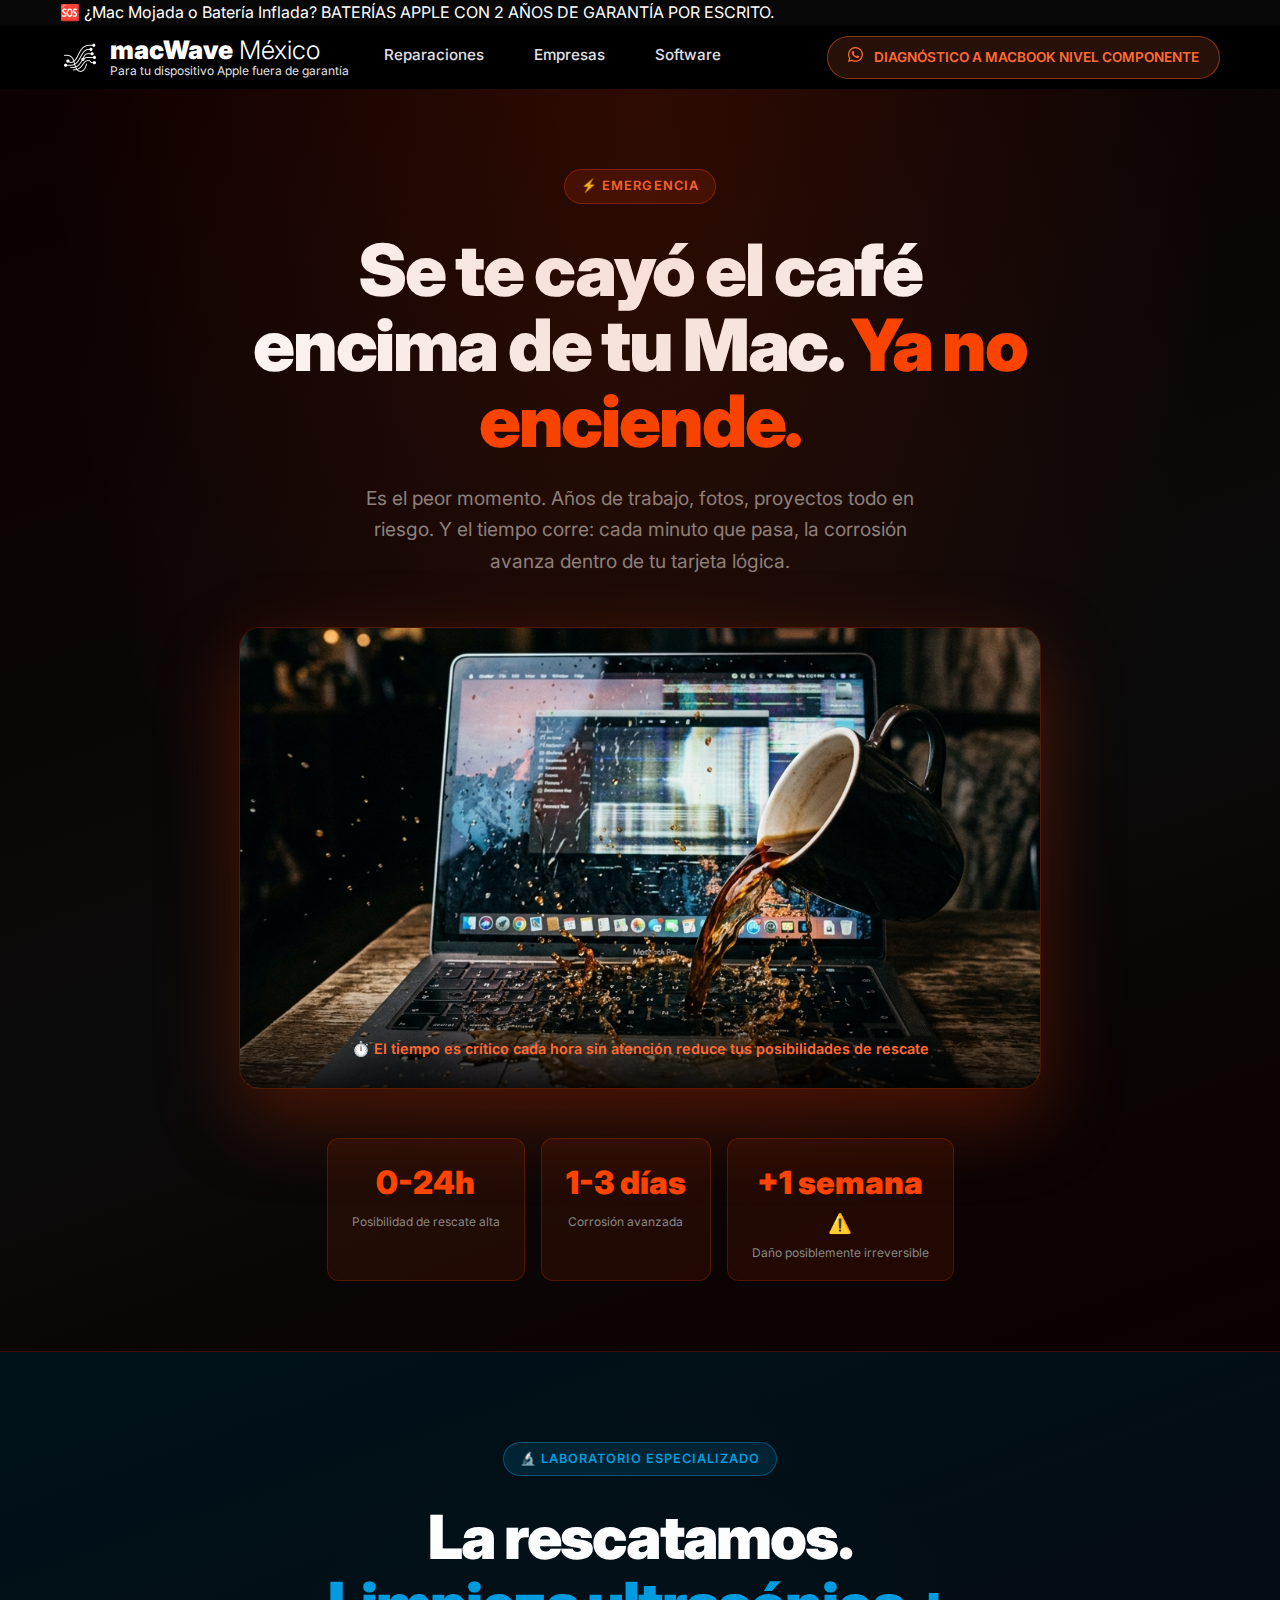
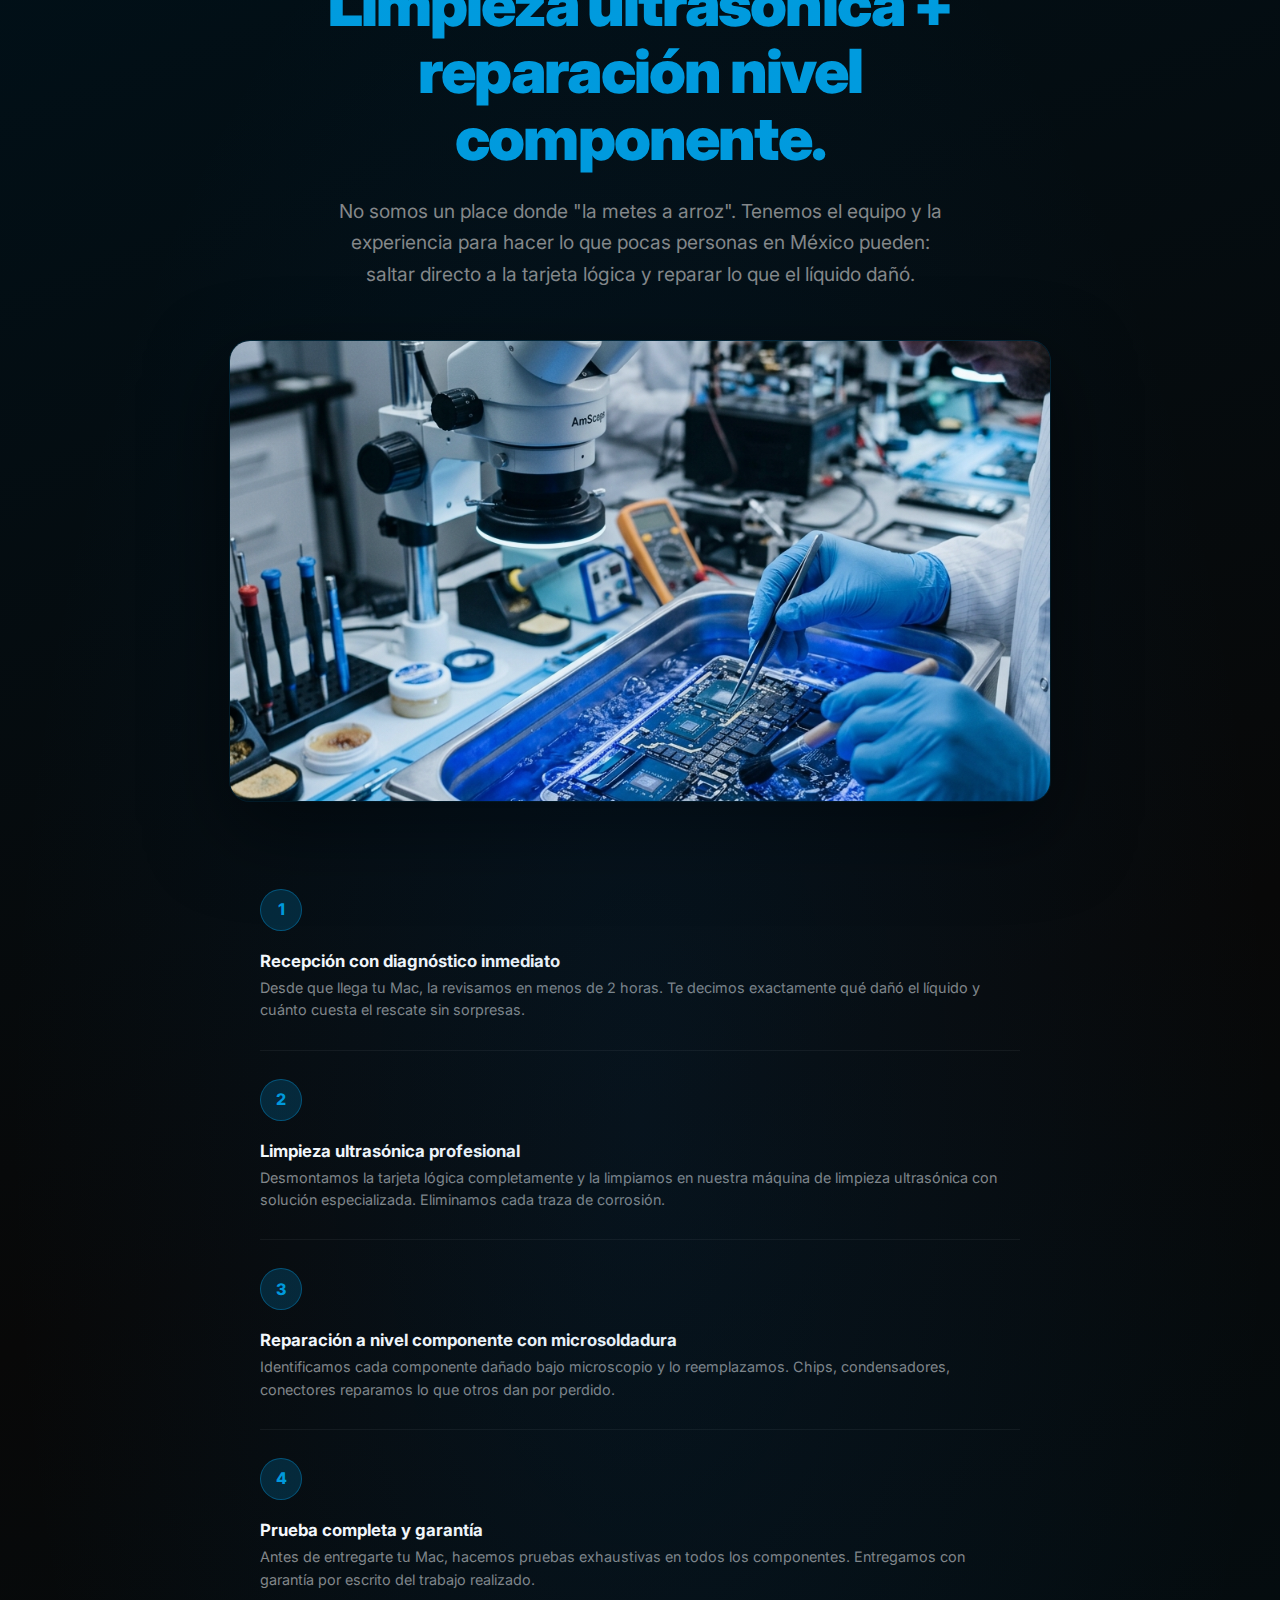
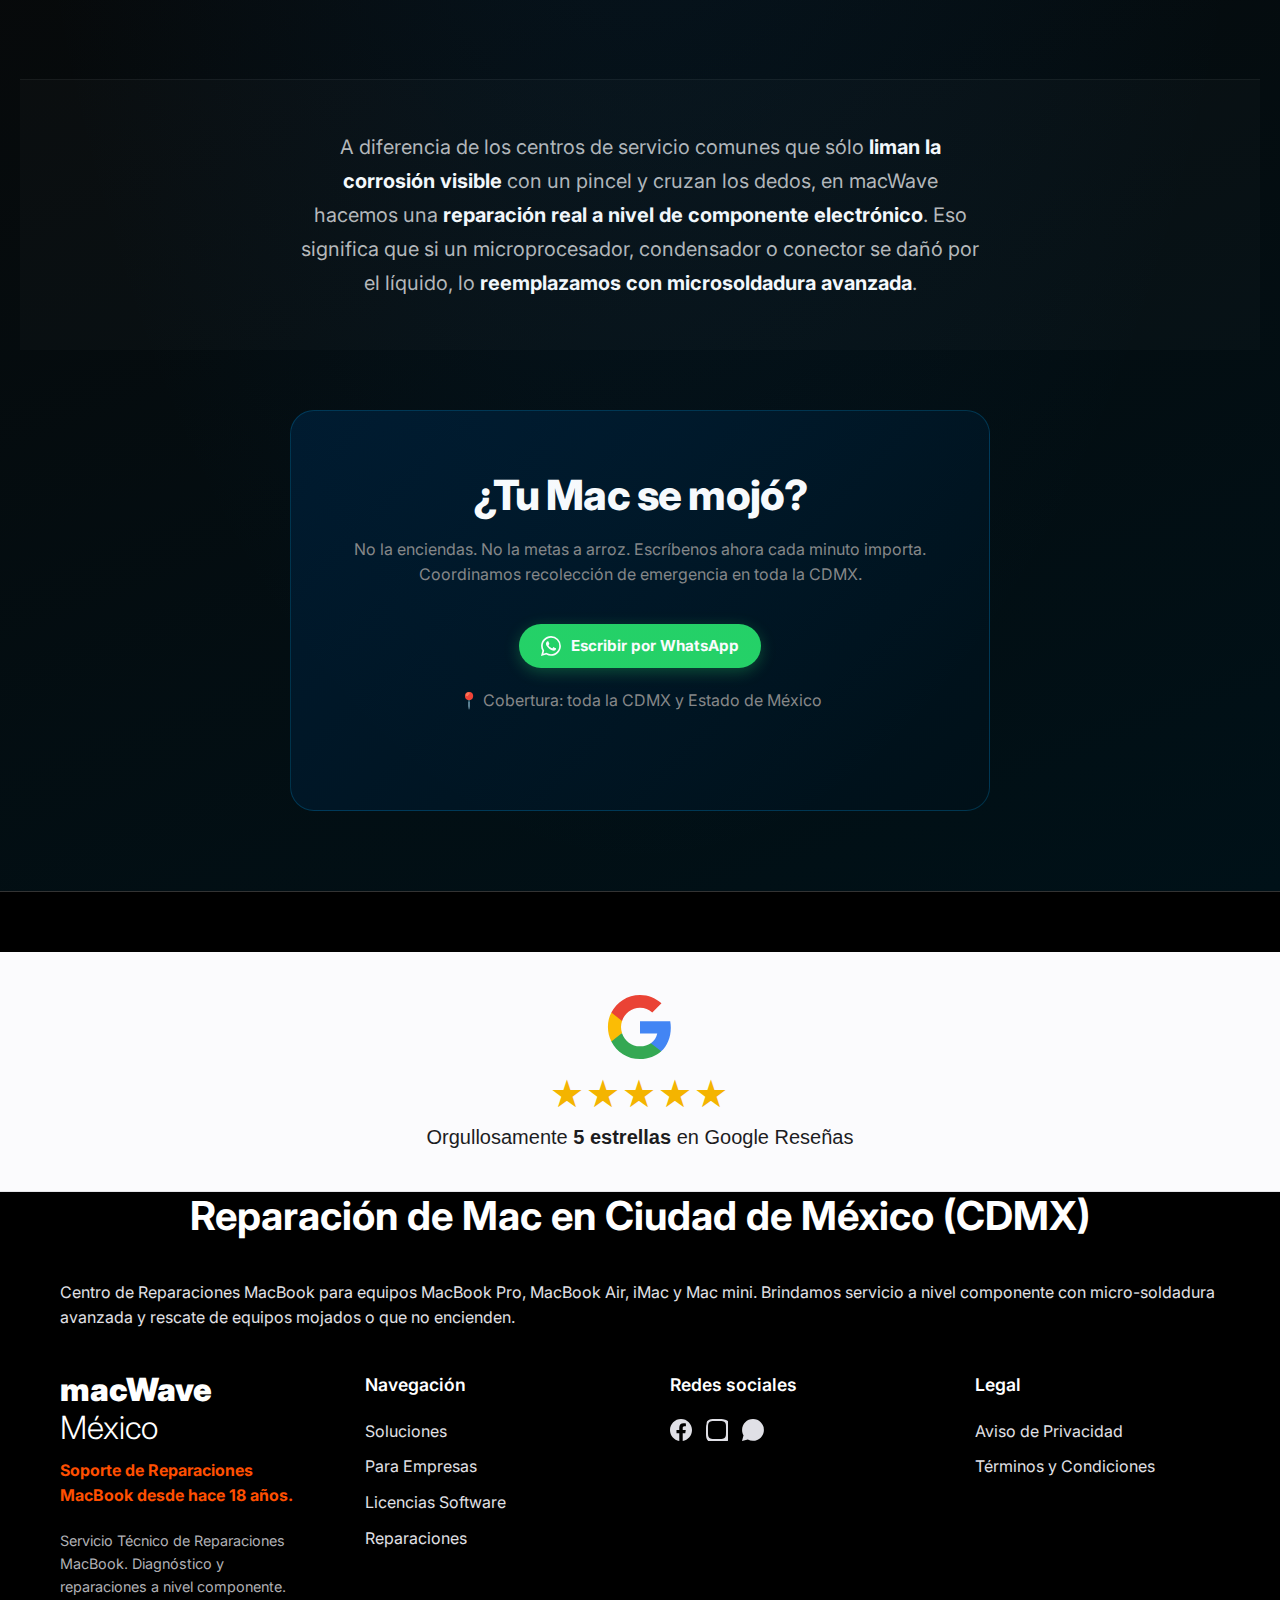
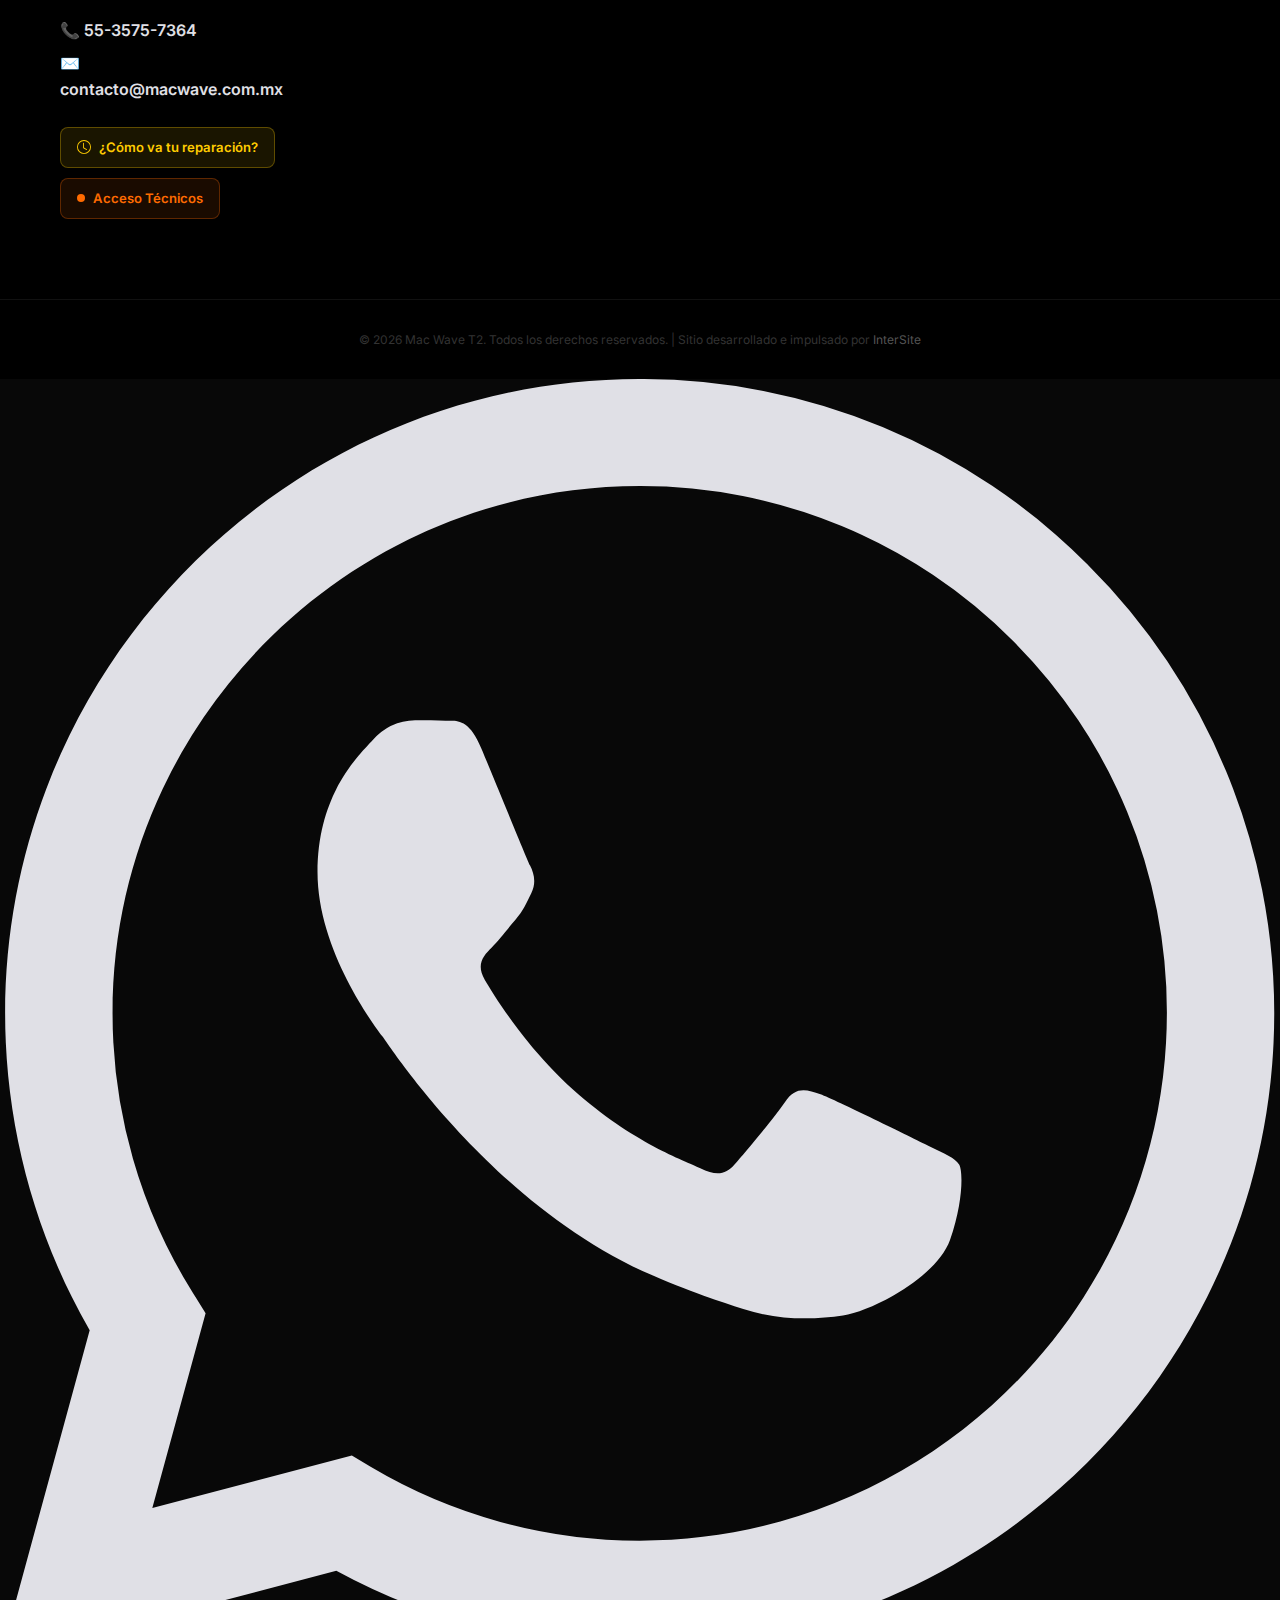
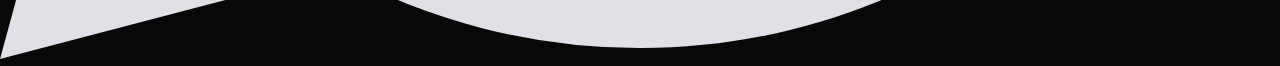
<file: mac-mojada-cdmx.html>
<!DOCTYPE html>
<html lang="es-MX">

<head>
 <link rel="canonical" href="https://macwave.com.mx/mac-mojada-cdmx">
 <meta charset="UTF-8">
 <meta name="viewport" content="width=device-width, initial-scale=1.0, viewport-fit=cover">

 <title>Reparación Mac Nivel Componente CDMX | Mac Mojada Limpieza Ultrasónica</title>

 <meta name="description" content="¿Se te cayó café o agua en tu Mac? Apágala ya y llámanos. Somos especialistas en rescatar Mac mojada en CDMX: limpieza ultrasónica y reparación nivel componente. Diagnóstico sin costo. Cuanto antes actúes, mayor es la probabilidad de rescate.">
 <meta name="keywords" content="mac mojada cdmx, macbook mojada, macbook con agua, macbook con café, reparacion mac mojada polanco, rescatar macbook liquido, limpieza ultrasónica macbook cdmx, reparacion tarjeta logica mojada, mac no enciende liquido">
 <meta name="robots" content="index, follow, max-image-preview:large, max-snippet:-1, max-video-preview:-1">
 <meta name="author" content="macWave México">
 <meta name="geo.region" content="MX-CMX">

 <!-- Open Graph -->
 <meta property="og:type" content="website">
 <meta property="og:title" content="Mac Mojada CDMX La Rescatamos | macWave México">
 <meta property="og:description" content="¿Café o agua en tu MacBook? No la enciendas. Llámanos ya. Limpieza ultrasónica y reparación nivel componente. Diagnóstico sin costo.">
 <meta property="og:url" content="https://macwave.com.mx/mac-mojada-cdmx">
 <meta property="og:image" content="https://macwave.com.mx/images/mac_mojada_solucion.png">
 <meta property="og:site_name" content="macWave México">

 <!-- Structured Data -->
 <script type="application/ld+json">
 {
 "@context": "https://schema.org",
 "@type": "Service",
 "name": "Reparación Mac Mojada en CDMX",
 "provider": {
 "@type": "LocalBusiness",
 "name": "macWave México",
 "telephone": "+525535757364",
 "url": "https://macwave.com.mx"
 },
 "areaServed": "Ciudad de México",
 "description": "Servicio de urgencia para Mac o MacBook con daño por líquidos. Limpieza ultrasónica y reparación de tarjeta lógica a nivel componente. Mayor probabilidad de rescate cuanto antes actúes.",
 "serviceType": "Reparación de MacBook mojada"
 }
 </script>

 <!-- Favicon & GA -->
 <link rel="icon" type="image/png" href="https://www.macwave.com.mx/images/favicon1.png">
 <meta name="theme-color" content="#000000">
 <script async src="https://www.googletagmanager.com/gtag/js?id=G-JENWM4W22D"></script>
 <script>
 window.dataLayer = window.dataLayer || [];
 function gtag() { dataLayer.push(arguments); }
 gtag('js', new Date());
 gtag('config', 'G-JENWM4W22D');
 </script>

 <!-- Fonts -->
 <link rel="preconnect" href="https://fonts.googleapis.com">
 <link rel="preconnect" href="https://fonts.gstatic.com" crossorigin>
 <link href="https://fonts.googleapis.com/css2?family=Inter:wght@300;400;500;600;700;800;900&display=swap" rel="stylesheet">
 <link rel="stylesheet" href="style.css?v=26.0.0">

 <script>
 function toggleMobileMenu(e) {
 if (e) { e.preventDefault(); e.stopPropagation(); }
 var body = document.body;
 var btn = document.getElementById('mobile-menu-toggle');
 var isNowActive = body.classList.toggle('menu-active');
 if (btn) { if (isNowActive) btn.classList.add('active'); else btn.classList.remove('active'); }
 }
 </script>

 <style>
 * { box-sizing: border-box; margin: 0; padding: 0; }
 body {
 font-family: 'Inter', -apple-system, BlinkMacSystemFont, sans-serif;
 background: #080808;
 color: #fff;
 overflow-x: hidden;
 }

 /* URGENCY BAR */
 .urgency-bar {
 background: linear-gradient(90deg, #7b2d00, #c0390b, #7b2d00);
 background-size: 200% 100%;
 animation: urgencyPulse 2.5s ease infinite;
 padding: 14px 20px;
 text-align: center;
 font-size: 0.9rem;
 font-weight: 700;
 color: #fff;
 }
 @keyframes urgencyPulse {
 0% { background-position: 0% 50%; }
 50% { background-position: 100% 50%; }
 100% { background-position: 0% 50%; }
 }

 /* PAIN */
 .pain-section {
 background: linear-gradient(160deg, #0d0000 0%, #0a0a0a 60%, #0d0000 100%);
 padding: 80px 20px 70px;
 text-align: center;
 position: relative;
 overflow: hidden;
 border-bottom: 1px solid rgba(180,40,0,0.3);
 }
 .pain-section::before {
 content:'';
 position:absolute; inset:0;
 background: radial-gradient(ellipse at 50% 0%, rgba(200,50,0,0.18) 0%, transparent 65%);
 pointer-events:none;
 }
 .pain-badge {
 display:inline-flex; align-items:center; gap:8px;
 background:rgba(200,50,0,0.18);
 border:1px solid rgba(200,50,0,0.45);
 color:#ff6b35;
 padding:6px 16px; border-radius:100px;
 font-size:0.8rem; font-weight:600; letter-spacing:0.08em;
 text-transform:uppercase; margin-bottom:28px;
 }
 .pain-title {
 font-size: clamp(2rem, 6.5vw, 4.5rem);
 font-weight: 900; line-height: 1.05;
 letter-spacing: -0.03em; color: #fff;
 max-width: 820px; margin: 0 auto 24px;
 }
 .pain-title .accent { color: #ff4500; }
 .pain-subtitle {
 font-size: clamp(1rem, 2.5vw, 1.2rem); color: #888;
 max-width: 600px; margin: 0 auto 50px; line-height: 1.65;
 }
 .pain-image-wrapper {
 max-width: 800px; margin: 0 auto;
 border-radius: 20px; overflow: hidden;
 box-shadow: 0 0 0 1px rgba(200,50,0,0.25), 0 30px 80px rgba(200,50,0,0.35);
 position: relative;
 }
 .pain-image-wrapper img {
 width: 100%; height: 460px; object-fit: cover; display: block;
 }
 .pain-overlay {
 position:absolute; bottom:0; left:0; right:0;
 background: linear-gradient(transparent, rgba(0,0,0,0.85));
 padding: 50px 30px 28px;
 }
 .pain-caption {
 color: #ff6b35; font-size: 0.9rem; font-weight: 600;
 display: flex; align-items: center; justify-content: center; gap: 10px;
 }
 .timer-warning {
 margin-top: 50px; display: flex; gap: 16px;
 justify-content: center; flex-wrap: wrap;
 }
 .timer-card {
 background: rgba(200,50,0,0.12);
 border: 1px solid rgba(200,50,0,0.3);
 border-radius: 12px; padding: 18px 24px; text-align: center;
 min-width: 140px;
 }
 .timer-card .num { font-size: 2rem; font-weight: 900; color: #ff4500; }
 .timer-card .label { font-size: 0.75rem; color: #888; margin-top: 4px; }

 /* SOLUTION */
 .solution-section {
 background: linear-gradient(160deg, #00111a 0%, #080808 50%, #001118 100%);
 padding: 90px 20px 80px; text-align: center;
 position: relative; overflow: hidden;
 }
 .solution-section::before {
 content:''; position:absolute; inset:0;
 background: radial-gradient(ellipse at center, rgba(0,100,180,0.12) 0%, transparent 70%);
 pointer-events:none;
 }
 .solution-badge {
 display:inline-flex; align-items:center; gap:8px;
 background:rgba(0,156,223,0.15);
 border:1px solid rgba(0,156,223,0.4);
 color:#009CDF;
 padding:6px 16px; border-radius:100px;
 font-size:0.8rem; font-weight:600; letter-spacing:0.08em;
 text-transform:uppercase; margin-bottom:28px;
 }
 .solution-title {
 font-size: clamp(1.9rem, 5.5vw, 3.8rem);
 font-weight: 900; line-height: 1.1;
 letter-spacing: -0.03em; color: #fff;
 max-width: 780px; margin: 0 auto 24px;
 }
 .solution-title .accent { color: #009CDF; }
 .solution-subtitle {
 font-size: clamp(1rem, 2.5vw, 1.2rem); color: #888;
 max-width: 620px; margin: 0 auto 50px; line-height: 1.65;
 }
 .solution-image-wrapper {
 max-width: 820px; margin: 0 auto 60px;
 border-radius: 20px; overflow: hidden;
 box-shadow: 0 30px 80px rgba(0,0,0,0.7), 0 0 0 1px rgba(0,156,223,0.2);
 }
 .solution-image-wrapper img { width:100%; height:460px; object-fit:cover; display:block; }

 .process-steps {
 max-width: 760px; margin: 0 auto 60px;
 display: flex; flex-direction: column; gap: 0;
 }
 .step {
 display: flex; gap: 20px; align-items: flex-start;
 padding: 28px 0;
 border-bottom: 1px solid rgba(255,255,255,0.06);
 text-align: left;
 }
 .step:last-child { border-bottom: none; }
 .step-num {
 width: 42px; height: 42px; flex-shrink: 0;
 background: rgba(0,156,223,0.2);
 border: 1px solid rgba(0,156,223,0.4);
 border-radius: 50%;
 display: flex; align-items:center; justify-content:center;
 font-size: 1rem; font-weight: 800; color: #009CDF;
 }
 .step-content h3 { font-size: 1.05rem; font-weight: 700; color:#fff; margin-bottom:6px; }
 .step-content p { font-size:0.9rem; color:#888; line-height:1.55; }

 /* SO WHAT SECTION */
 .so-what {
 background: rgba(255,255,255,0.02);
 border-top: 1px solid rgba(255,255,255,0.06);
 padding: 50px 20px; text-align: center;
 }
 .so-what p {
 max-width: 680px; margin: 0 auto;
 font-size: clamp(1.05rem, 2.5vw, 1.25rem);
 line-height: 1.7; color: #bbb;
 }
 .so-what strong { color: #fff; }

 /* CTA */
 .cta-section {
 background: linear-gradient(135deg, #001a2e 0%, #001018 100%);
 border: 1px solid rgba(0,156,223,0.25);
 border-radius: 24px; padding: 60px 40px;
 max-width: 700px; margin: 60px auto 0; text-align: center;
 }
 .cta-section h2 {
 font-size: clamp(1.8rem, 4vw, 2.6rem); font-weight: 800;
 letter-spacing: -0.02em; margin-bottom: 16px;
 }
 .cta-section p { color: #888; font-size: 1rem; margin-bottom: 36px; line-height: 1.6; }
 .cta-wa-button {
 display: inline-flex; align-items: center; gap: 10px;
 background: #25D366; color: #fff; font-size: 0.95rem; font-weight: 700;
 padding: 10px 22px; border-radius: 100px; text-decoration: none;
 transition: all 0.3s ease;
 box-shadow: 0 4px 15px rgba(37,211,102,0.3);
 }
 .cta-wa-button:hover { transform:translateY(-3px); box-shadow:0 14px 40px rgba(37,211,102,0.5); }
 .cta-note { margin-top:20px; font-size:0.8rem; color:#555; }

 @media (max-width: 768px) {
 .pain-image-wrapper img, .solution-image-wrapper img { height: 280px; }
 .cta-section { padding: 40px 20px; margin: 40px 16px 0; border-radius: 16px; }
 .timer-warning { gap: 10px; }
 }
 </style>
</head>

<body>

 <!-- Emergency Ticker Top Bar -->
 <div class="emergency-ticker">
 <div class="container">
 🆘 ¿Mac Mojada o Batería Inflada? BATERÍAS APPLE CON 2 AÑOS DE GARANTÍA POR ESCRITO.
 </div>
 </div>

 <!-- Header -->
 <header class="main-header">
 <div class="container header-content" >

 <!-- Hamburguesa móvil -->
 <button class="mobile-menu-toggle" id="mobile-menu-toggle" aria-label="Abrir menú"
 onclick="toggleMobileMenu(event)">
 <span></span><span></span><span></span>
 </button>

 <!-- IZQUIERDA: Logo -->
 <div class="logo">
 <a href="index.html" class="logo-link">
 <img src="./images/logo_dashboard_white.png" alt="Logo Mac Wave T2" class="logo-img">
 <div class="logo-text-container">
 <span class="logo-brand"><strong>macWave</strong> <span
 style="font-weight: 300;">México</span></span>
 <span class="logo-subtext">Para tu dispositivo Apple fuera de garantía</span>
 </div>
 </a>
 </div>

 <!-- CENTRO: 3 enlaces -->
 <nav class="main-nav" >
 <button class="mobile-nav-close" onclick="toggleMobileMenu(event)" aria-label="Cerrar menú">✕</button>
 <a href="reparaciones.html" class="nav-link">Reparaciones</a>
 <a href="empresas.html" class="nav-link">Empresas</a>
 <a href="software.html" class="nav-link">Software</a>
 <div class="mobile-nav-actions">
 <a href="https://wa.me/525535757364?text=Hola%20me%20ayudas%20a%20reparar%20mi%20Mac%3F" target="_blank" rel="noopener noreferrer"
 class="mobile-nav-wa">
 <svg xmlns="http://www.w3.org/2000/svg" width="18" height="18" fill="currentColor"
 viewBox="0 0 16 16">
 <path
 d="M13.601 2.326A7.854 7.854 0 0 0 7.994 0C3.627 0 .068 3.558.064 7.926c0 1.399.366 2.76 1.057 3.965L0 16l4.204-1.102a7.933 7.933 0 0 0 3.79.965h.004c4.368 0 7.926-3.558 7.93-7.93A7.898 7.898 0 0 0 13.6 2.326zM7.994 14.521a6.573 6.573 0 0 1-3.356-.92l-.24-.144-2.494.654.666-2.433-.156-.251a6.56 6.56 0 0 1-1.007-3.505c0-3.626 2.957-6.584 6.591-6.584a6.56 6.56 0 0 1 4.66 1.931 6.557 6.557 0 0 1 1.928 4.66c-.004 3.639-2.961 6.592-6.592 6.592zm3.615-4.934c-.197-.099-1.17-.578-1.353-.646-.182-.065-.315-.099-.445.099-.133.197-.513.646-.627.775-.114.133-.232.148-.43.05-.197-.1-.836-.308-1.592-.985-.59-.525-.985-1.175-1.103-1.372-.114-.198-.011-.304.088-.403.087-.088.197-.232.296-.346.1-.114.133-.198.198-.33.065-.134.034-.248-.015-.347-.05-.099-.445-1.076-.612-1.47-.16-.389-.323-.335-.445-.34-.114-.007-.247-.007-.38-.007a.729.729 0 0 0-.529.247c-.182.198-.691.677-.691 1.654 0 .977.71 1.916.81 2.049.098.133 1.394 2.132 3.383 2.992.47.205.84.326 1.129.418.475.152.904.129 1.246.08.38-.058 1.171-.48 1.338-.943.164-.464.164-.86.114-.943-.049-.084-.182-.133-.38-.232z" />
 </svg>
 Presupuesto Inmediato
 </a>
 </div>
 </nav>

 <!-- DERECHA: Botón WhatsApp -->
 <div class="header-actions">
 <a href="https://wa.me/525535757364?text=Hola%20me%20ayudas%20a%20reparar%20mi%20Mac%3F"
 target="_blank" rel="noopener noreferrer" class="cta-button header-cta"
 style="background: rgba(255,107,53,0.15); color: #ff6b35; border: 1px solid rgba(255,107,53,0.45); padding: 10px 20px; font-size: 0.85rem; white-space: nowrap;"
 onclick="gtag('event', 'whatsapp_click', { 'event_category': 'contact', 'event_label': 'header' });">
 <svg xmlns="http://www.w3.org/2000/svg" width="15" height="15" fill="currentColor"
 viewBox="0 0 16 16" style="margin-right:8px;">
 <path
 d="M13.601 2.326A7.854 7.854 0 0 0 7.994 0C3.627 0 .068 3.558.064 7.926c0 1.399.366 2.76 1.057 3.965L0 16l4.204-1.102a7.933 7.933 0 0 0 3.79.965h.004c4.368 0 7.926-3.558 7.93-7.93A7.898 7.898 0 0 0 13.6 2.326zM7.994 14.521a6.573 6.573 0 0 1-3.356-.92l-.24-.144-2.494.654.666-2.433-.156-.251a6.56 6.56 0 0 1-1.007-3.505c0-3.626 2.957-6.584 6.591-6.584a6.56 6.56 0 0 1 4.66 1.931 6.557 6.557 0 0 1 1.928 4.66c-.004 3.639-2.961 6.592-6.592 6.592zm3.615-4.934c-.197-.099-1.17-.578-1.353-.646-.182-.065-.315-.099-.445.099-.133.197-.513.646-.627.775-.114.133-.232.148-.43.05-.197-.1-.836-.308-1.592-.985-.59-.525-.985-1.175-1.103-1.372-.114-.198-.011-.304.088-.403.087-.088.197-.232.296-.346.1-.114.133-.198.198-.33.065-.134.034-.248-.015-.347-.05-.099-.445-1.076-.612-1.47-.16-.389-.323-.335-.445-.34-.114-.007-.247-.007-.38-.007a.729.729 0 0 0-.529.247c-.182.198-.691.677-.691 1.654 0 .977.71 1.916.81 2.049.098.133 1.394 2.132 3.383 2.992.47.205.84.326 1.129.418.475.152.904.129 1.246.08.38-.058 1.171-.48 1.338-.943.164-.464.164-.86.114-.943-.049-.084-.182-.133-.38-.232z" />
 </svg>
 Diagnóstico a MacBook nivel componente
 </a>
 </div>
 </div>
 </header>

 <main>

 <!-- DOLOR -->
 <section class="pain-section">
 <div class="pain-badge">⚡ Emergencia</div>
 <h1 class="pain-title">
 Se te cayó el café<br>encima de tu Mac.
 <span class="accent">Ya no enciende.</span>
 </h1>
 <p class="pain-subtitle">
 Es el peor momento. Años de trabajo, fotos, proyectos todo en riesgo. Y el tiempo corre: cada minuto que pasa, la corrosión avanza dentro de tu tarjeta lógica.
 </p>

 <div class="pain-image-wrapper">
 <img src="./images/mac_mojada_dolor.png" alt="MacBook Pro con café derramado encima - daño por líquido" loading="eager">
 <div class="pain-overlay">
 <div class="pain-caption">⏱️ El tiempo es crítico cada hora sin atención reduce tus posibilidades de rescate</div>
 </div>
 </div>

 <div class="timer-warning">
 <div class="timer-card">
 <div class="num">0-24h</div>
 <div class="label">Posibilidad de rescate alta</div>
 </div>
 <div class="timer-card">
 <div class="num">1-3 días</div>
 <div class="label">Corrosión avanzada</div>
 </div>
 <div class="timer-card">
 <div class="num">+1 semana</div>
 <div class="num" style="font-size:1.2rem;">⚠️</div>
 <div class="label">Daño posiblemente irreversible</div>
 </div>
 </div>
 </section>

 <!-- SOLUCIÓN -->
 <section class="solution-section">
 <div class="solution-badge">🔬 Laboratorio especializado</div>
 <h2 class="solution-title">
 La rescatamos.<br>
 <span class="accent">Limpieza ultrasónica + reparación nivel componente.</span>
 </h2>
 <p class="solution-subtitle">
 No somos un place donde "la metes a arroz". Tenemos el equipo y la experiencia para hacer lo que pocas personas en México pueden: saltar directo a la tarjeta lógica y reparar lo que el líquido dañó.
 </p>

 <div class="solution-image-wrapper">
 <img src="./images/mac_mojada_solucion.png" alt="Técnico en laboratorio realizando limpieza ultrasónica de tarjeta lógica MacBook en macWave" loading="lazy">
 </div>

 <div class="process-steps">
 <div class="step">
 <div class="step-num">1</div>
 <div class="step-content">
 <h3>Recepción con diagnóstico inmediato</h3>
 <p>Desde que llega tu Mac, la revisamos en menos de 2 horas. Te decimos exactamente qué dañó el líquido y cuánto cuesta el rescate sin sorpresas.</p>
 </div>
 </div>
 <div class="step">
 <div class="step-num">2</div>
 <div class="step-content">
 <h3>Limpieza ultrasónica profesional</h3>
 <p>Desmontamos la tarjeta lógica completamente y la limpiamos en nuestra máquina de limpieza ultrasónica con solución especializada. Eliminamos cada traza de corrosión.</p>
 </div>
 </div>
 <div class="step">
 <div class="step-num">3</div>
 <div class="step-content">
 <h3>Reparación a nivel componente con microsoldadura</h3>
 <p>Identificamos cada componente dañado bajo microscopio y lo reemplazamos. Chips, condensadores, conectores reparamos lo que otros dan por perdido.</p>
 </div>
 </div>
 <div class="step">
 <div class="step-num">4</div>
 <div class="step-content">
 <h3>Prueba completa y garantía</h3>
 <p>Antes de entregarte tu Mac, hacemos pruebas exhaustivas en todos los componentes. Entregamos con garantía por escrito del trabajo realizado.</p>
 </div>
 </div>
 </div>

 <div class="so-what">
 <p>
 A diferencia de los centros de servicio comunes que sólo <strong>liman la corrosión visible</strong> con un pincel y cruzan los dedos, en macWave hacemos una <strong>reparación real a nivel de componente electrónico</strong>. Eso significa que si un microprocesador, condensador o conector se dañó por el líquido, lo <strong>reemplazamos con microsoldadura avanzada</strong>.
 </p>
 </div>

 <!-- CTA -->
 <div class="cta-section">
 <h2>¿Tu Mac se mojó?</h2>
 <p>No la enciendas. No la metas a arroz. Escríbenos ahora cada minuto importa. Coordinamos recolección de emergencia en toda la CDMX.</p>
 <a href="https://wa.me/525535757364?text=Hola%20me%20ayudas%20a%20reparar%20mi%20Mac%3F"
 target="_blank" rel="noopener noreferrer" class="cta-wa-button"
 onclick="gtag('event','whatsapp_click',{'event_category':'contact','event_label':'cta_mojada'});">
 <svg xmlns="http://www.w3.org/2000/svg" width="20" height="20" fill="currentColor" viewBox="0 0 16 16">
 <path d="M13.601 2.326A7.854 7.854 0 0 0 7.994 0C3.627 0 .068 3.558.064 7.926c0 1.399.366 2.76 1.057 3.965L0 16l4.204-1.102a7.933 7.933 0 0 0 3.79.965h.004c4.368 0 7.926-3.558 7.93-7.93A7.898 7.898 0 0 0 13.6 2.326zM7.994 14.521a6.573 6.573 0 0 1-3.356-.92l-.24-.144-2.494.654.666-2.433-.156-.251a6.56 6.56 0 0 1-1.007-3.505c0-3.626 2.957-6.584 6.591-6.584a6.56 6.56 0 0 1 4.66 1.931 6.557 6.557 0 0 1 1.928 4.66c-.004 3.639-2.961 6.592-6.592 6.592zm3.615-4.934c-.197-.099-1.17-.578-1.353-.646-.182-.065-.315-.099-.445.099-.133.197-.513.646-.627.775-.114.133-.232.148-.43.05-.197-.1-.836-.308-1.592-.985-.59-.525-.985-1.175-1.103-1.372-.114-.198-.011-.304.088-.403.087-.088.197-.232.296-.346.1-.114.133-.198.198-.33.065-.134.034-.248-.015-.347-.05-.099-.445-1.076-.612-1.47-.16-.389-.323-.335-.445-.34-.114-.007-.247-.007-.38-.007a.729.729 0 0 0-.529.247c-.182.198-.691.677-.691 1.654 0 .977.71 1.916.81 2.049.098.133 1.394 2.132 3.383 2.992.47.205.84.326 1.129.418.475.152.904.129 1.246.08.38-.058 1.171-.48 1.338-.943.164-.464.164-.86.114-.943-.049-.084-.182-.133-.38-.232z"/>
 </svg>
 Escribir por WhatsApp
 </a>
 <p class="cta-note">📍 Cobertura: toda la CDMX y Estado de México</p>
 </div>
 </section>

 </main>

 <footer class="main-footer">
 <!-- Sección de Google Reseñas -->
 <div class="footer-google-reviews" style="background: #fbfbfd; text-align: center; padding: 40px 20px; font-family: -apple-system, BlinkMacSystemFont, 'Segoe UI', Roboto, Helvetica, Arial, sans-serif; border-bottom: 1px solid #e5e5ea;">
 <div style="margin-bottom: 5px;">
 <svg viewBox="0 0 24 24" xmlns="http://www.w3.org/2000/svg" style="width: 70px; height: 70px; display: inline-block;">
 <path d="M22.56 12.25c0-.78-.07-1.53-.2-2.25H12v4.26h5.92c-.26 1.37-1.04 2.53-2.21 3.31v2.77h3.57c2.08-1.92 3.28-4.74 3.28-8.09z" fill="#4285F4" />
 <path d="M12 23c2.97 0 5.46-.98 7.28-2.66l-3.57-2.77c-.98.66-2.23 1.06-3.71 1.06-2.86 0-5.29-1.93-6.16-4.53H2.18v2.84C3.99 20.53 7.7 23 12 23z" fill="#34A853" />
 <path d="M5.84 14.09c-.22-.66-.35-1.36-.35-2.09s.13-1.43.35-2.09V7.07H2.18C1.43 8.55 1 10.22 1 12s.43 3.45 1.18 4.93l3.66-2.84z" fill="#FBBC05" />
 <path d="M12 5.38c1.62 0 3.06.56 4.21 1.66l3.15-3.15C17.45 2.09 14.97 1 12 1 7.7 1 3.99 3.47 2.18 7.07l3.66 2.84c.87-2.6 3.3-4.53 6.16-4.53z" fill="#EA4335" />
 </svg>
 </div>
 <div style="color: #F4B400; font-size: 38px; line-height: 1; margin-bottom: 10px; letter-spacing: 2px;">
 ★★★★★
 </div>
 <p style="color: #1d1d1f; font-size: 1.25rem; font-weight: 500; max-width: 600px; margin: 0 auto; line-height: 1.4;">
 Orgullosamente <strong style="font-weight: 700;">5 estrellas</strong> en Google Reseñas
 </p>
 </div>

 <div class="subtle-seo-block sr-only">
 <div class="container">
 <h2>Reparación de Mac en Ciudad de México (CDMX)</h2>
 <p>Centro de Reparaciones MacBook para equipos MacBook Pro, MacBook Air, iMac y Mac mini. Brindamos servicio a nivel componente con micro-soldadura avanzada y rescate de equipos mojados o que no encienden.</p>
 </div>
 </div>

 <div class="container footer-grid" style="margin-top: 40px;">
 <div class="footer-col brand-info">
 <h3 style="font-size: 2em; color: var(--text-primary); margin-bottom: 10px;"><strong>macWave</strong>
 <span style="font-weight: 300;">México</span>
 </h3>
 <p class="tagline" style="font-style: normal; color: var(--accent-orange); font-weight: 700; margin-bottom: 20px;">
 Soporte de Reparaciones MacBook desde hace 18 años.</p>
 <p style="font-size: 0.9em; color: var(--text-muted);">Servicio Técnico de Reparaciones MacBook. Diagnóstico y reparaciones a nivel componente.</p>
 <p style="margin-top: 20px; font-weight: 600;">
 <a href="tel:5535757364" style="color: inherit; text-decoration: none; display: block; margin-bottom: 8px;">📞 55-3575-7364</a>
 <a href="mailto:contacto@macwave.com.mx" style="color: inherit; text-decoration: none; display: block;">✉️ contacto@macwave.com.mx</a>
 </p>
 <div style="margin-top: 24px; display: flex; flex-direction: column; gap: 10px;">
 <a href="status-ods.html"
 style="display: inline-flex; align-items: center; gap: 8px; padding: 9px 16px; border-radius: 8px; background: rgba(255, 204, 0, 0.1); color: #ffcc00; border: 1px solid rgba(255, 204, 0, 0.3); font-size: 0.82rem; font-weight: 600; text-decoration: none; width: fit-content;">
 <svg xmlns="http://www.w3.org/2000/svg" width="14" height="14" fill="currentColor" viewBox="0 0 16 16">
 <path d="M8 15A7 7 0 1 1 8 1a7 7 0 0 1 0 14zm0 1A8 8 0 1 0 8 0a8 8 0 0 0 0 16z" />
 <path d="M7.5 3a.5.5 0 0 1 .5.5v5.21l3.247 1.856a.5.5 0 0 1-.494.868l-3.5-2A.5.5 0 0 1 7 9V3.5a.5.5 0 0 1 .5-.5z" />
 </svg>
 ¿Cómo va tu reparación?
 </a>
 <a href="tecnicos.html"
 style="display: inline-flex; align-items: center; gap: 8px; padding: 9px 16px; border-radius: 8px; background: rgba(255, 107, 0, 0.1); color: #ff6b00; border: 1px solid rgba(255, 107, 0, 0.3); font-size: 0.82rem; font-weight: 600; text-decoration: none; width: fit-content;">
 <span style="width:8px; height:8px; border-radius:50%; background:#ff6b00; display:inline-block;"></span>
 Acceso Técnicos
 </a>
 </div>
 </div>
 <div class="footer-col">
 <h4>Navegación</h4>
 <ul>
 <li><a href="#soluciones">Soluciones</a></li>
 <li><a href="empresas.html">Para Empresas</a></li>
 <li><a href="software.html">Licencias Software</a></li>
 <li><a href="reparaciones.html">Reparaciones</a></li>
 </ul>
 </div>
 <div class="footer-col">
 <h4>Redes sociales</h4>
 <div style="display:flex; align-items:center; gap:14px;">
 <a href="https://www.facebook.com/macwavet2" target="_blank" rel="noopener noreferrer" aria-label="Facebook" style="color: inherit;">
 <svg xmlns="http://www.w3.org/2000/svg" width="22" height="22" fill="currentColor" viewBox="0 0 16 16"><path d="M16 8.049C16 3.604 12.418 0 8 0S0 3.604 0 8.049C0 12.068 2.925 15.398 6.75 16v-5.625H4.719V8.049H6.75V6.275c0-2.017 1.195-3.131 3.022-3.131.875 0 1.79.158 1.79.158v1.98h-1.008c-.994 0-1.303.621-1.303 1.258v1.509h2.219l-.355 2.326H9.25V16C13.075 15.398 16 12.068 16 8.049z"/></svg>
 </a>
 <a href="https://www.instagram.com/macwavet2" target="_blank" rel="noopener noreferrer" aria-label="Instagram" style="color: inherit;">
 <svg xmlns="http://www.w3.org/2000/svg" width="22" height="22" fill="currentColor" viewBox="0 0 16 16"><path d="M8 0C5.829 0 5.556.01 4.703.048 3.85.088 3.27.222 2.76.42a5.4 5.4 0 0 0-1.95 1.27A5.4 5.4 0 0 0 .42 3.64c-.198.51-.332 1.09-.372 1.943C.01 6.436 0 6.709 0 8.88c0 2.17.01 2.444.048 3.297.04.853.174 1.433.372 1.943.26.67.624 1.24 1.07 1.686a5.4 5.4 0 0 0 1.95 1.27c.51.198 1.09.332 1.943.372.853.038 1.126.048 3.297.048s2.444-.01 3.297-.048c.853-.04 1.433-.174 1.943-.372a5.4 5.4 0 0 0 1.95-1.27 5.4 5.4 0 0 0 1.27-1.95c.198-.51.332-1.09.372-1.943.038-.853.048-1.126.048-3.297s-.01-2.444-.048-3.297c-.04-.853-.174-1.433-.372-1.943a5.4 5.4 0 0 0-1.27-1.95A5.4 5.4 0 0 0 13.24.42c-.51-.198-1.09-.332-1.943-.372C10.444.01 10.171 0 8 0m0 1.441c2.134 0 2.387.008 3.231.046.78.035 1.204.165 1.486.275.373.145.639.318.918.597.279.279.452.545.597.918.11.282.24.706.275 1.486.038.844.046 1.097.046 3.231s-.008 2.387-.046 3.231c-.035.78-.165 1.204-.275 1.486a3.96 3.96 0 0 1-.597.918 3.96 3.96 0 0 1-.918.597c-.282.11-.706.24-1.486.275-.844.038-1.097.046-3.231.046s-2.387-.008-3.231-.046c-.78-.035-1.204-.165-1.486-.275a3.96 3.96 0 0 1-.918-.597 3.96 3.96 0 0 1-.597-.918c-.11-.282-.24-.706-.275-1.486-.038-.844-.046-1.097-.046-3.231s.008-2.387.046-3.231c.035-.78.165-1.204.275-1.486.145-.373.318-.639.597-.918.279-.279.545-.452.918-.597.282-.11.706-.24 1.486-.275.844-.038 1.097-.046 3.231-.046"/></svg>
 </a>
 <a href="https://wa.me/525535757364" target="_blank" rel="noopener noreferrer" aria-label="WhatsApp" style="color: inherit;">
 <svg xmlns="http://www.w3.org/2000/svg" width="22" height="22" fill="currentColor" viewBox="0 0 16 16"><path d="M13.601 2.326A7.854 7.854 0 0 0 7.994 0C3.627 0 .068 3.558.064 7.926c0 1.399.366 2.76 1.057 3.965L0 16l4.204-1.102a7.933 7.933 0 0 0 3.79.965h.004c4.368 0 7.926-3.558 7.93-7.93A7.898 7.898 0 0 0 13.6 2.326z"/><path d="M7.994 14.521a6.573 6.573 0 0 1-3.356-.92l-.24-.144-2.494.654.666-2.433-.156-.251a6.56 6.56 0 0 1-1.007-3.505c0-3.626 2.957-6.584 6.591-6.584a6.56 6.56 0 0 1 4.66 1.931 6.557 6.557 0 0 1 1.928 4.66c-.004 3.639-2.961 6.592-6.592 6.592zM11.609 9.587c-.197-.099-1.17-.578-1.353-.646-.182-.065-.315-.099-.445.099-.133.197-.513.646-.627.775-.114.133-.232.148-.43.05-.197-.1-.836-.308-1.592-.985-.59-.525-.985-1.175-1.103-1.372-.114-.198-.011-.304.088-.403.087-.088.197-.232.296-.346.1-.114.133-.198.198-.33.065-.134.034-.248-.015-.347-.05-.099-.445-1.076-.612-1.47-.16-.389-.323-.335-.445-.34-.114-.007-.247-.007-.38-.007a.729.729 0 0 0-.529.247c-.182.198-.691.677-.691 1.654 0 .977.71 1.916.81 2.049.098.133 1.394 2.132 3.383 2.992.47.205.84.326 1.129.418.475.152.904.129 1.246.08.38-.058 1.171-.48 1.338-.943.164-.464.164-.86.114-.943-.049-.084-.182-.133-.38-.232z"/></svg>
 </a>
 </div>
 </div>
 <div class="footer-col">
 <h4>Legal</h4>
 <ul>
 <li><a href="terminos.html" style="color: inherit; text-decoration: none;">Aviso de Privacidad</a></li>
 <li><a href="terminos.html" style="color: inherit; text-decoration: none;">Términos y Condiciones</a></li>
 </ul>
 </div>
 </div>

 <div class="footer-bottom-mini" style="border-top: 1px solid #111; padding: 30px 0; background: #000; text-align: center;">
 <div class="container" style="color: #333; font-size: 0.75em; position: relative;">
 <p>&copy; 2026 Mac Wave T2. Todos los derechos reservados. | Sitio desarrollado e impulsado por <a
 href="https://intersite.netlify.app" target="_blank"
 style="color: #555; text-decoration: none;">InterSite</a></p>
 <div class="mobile-only-gear" style="margin-top: 15px; font-size: 1.5rem; opacity: 0.1; user-select: none;">
 <span ondblclick="window.location.href='dashboard-ods.html'" style="cursor:pointer;" title="Acceso a Dashboard">⚙️</span>
 </div>
 </div>
 </div>
 </footer>

 <!-- Scheduling Modal -->
 <div id="scheduling-modal" class="modal-overlay">
 <div class="modal-container">
 <button id="close-modal" class="close-modal-btn">&times;</button>
 <div class="modal-left-panel">
 <div class="modal-profile">
 <div class="profile-img-placeholder">JD</div>
 <h3>Solicitar una reunión con Ing. Joel Duran</h3>
 </div>
 <div class="modal-calendar-header">
 <button class="calendar-nav-btn">&lt;</button>
 <span class="current-month">febrero 2026</span>
 <button class="calendar-nav-btn">&gt;</button>
 </div>
 <div class="calendar-grid">
 <div class="calendar-day-header">LUN.</div>
 <div class="calendar-day-header">MAR.</div>
 <div class="calendar-day-header">MIÉ.</div>
 <div class="calendar-day-header">JUE.</div>
 <div class="calendar-day-header">VIE.</div>
 <div class="calendar-day-header">SÁB.</div>
 <div class="calendar-day-header">DOM.</div>
 <div class="calendar-day empty"></div><div class="calendar-day empty"></div><div class="calendar-day empty"></div><div class="calendar-day empty"></div><div class="calendar-day empty"></div>
 <div class="calendar-day disabled">1</div><div class="calendar-day disabled">2</div>
 <div class="calendar-day">3</div><div class="calendar-day">4</div><div class="calendar-day">5</div><div class="calendar-day">6</div><div class="calendar-day">7</div>
 <div class="calendar-day disabled">8</div><div class="calendar-day disabled">9</div>
 <div class="calendar-day">10</div><div class="calendar-day">11</div><div class="calendar-day">12</div><div class="calendar-day">13</div><div class="calendar-day">14</div>
 <div class="calendar-day disabled">15</div><div class="calendar-day disabled">16</div>
 <div class="calendar-day">17</div><div class="calendar-day">18</div><div class="calendar-day">19</div><div class="calendar-day">20</div><div class="calendar-day">21</div>
 <div class="calendar-day disabled">22</div><div class="calendar-day disabled">23</div>
 <div class="calendar-day">24</div><div class="calendar-day">25</div><div class="calendar-day">26</div><div class="calendar-day">27</div><div class="calendar-day">28</div>
 <div class="calendar-day disabled">29</div><div class="calendar-day disabled">30</div>
 </div>
 <div class="calendar-alert">
 <p><strong>No hay fechas disponibles en noviembre</strong></p>
 <a href="#" class="next-month-link">Ver mes siguiente &gt;</a>
 </div>
 </div>
 <div class="modal-right-panel">
 <div class="modal-header-right">
 <div class="step-indicator">
 <div class="step active"><span class="step-circle"></span><span class="step-label">ELIGE UNA HORA</span></div>
 <div class="step-line"></div>
 <div class="step"><span class="step-circle"></span><span class="step-label">TU INFORMACIÓN</span></div>
 </div>
 <div class="logo-modal"><span class="logo-brand" style="color: #000;"><strong>macWave</strong> <span style="font-weight: 300;">México</span></span></div>
 </div>
 <div class="duration-selector">
 <h4>¿Cuánto tiempo necesitas?</h4>
 <div class="duration-options">
 <button class="duration-btn active" data-duration="15">15 minutos</button>
 <button class="duration-btn" data-duration="30">30 minutos</button>
 <button class="duration-btn" data-duration="60">1 hora</button>
 </div>
 </div>
 <div class="availability-message" style="text-align: center; margin-top: 20px;">
 <div id="booking-confirmation-container" style="display: none;">
 <h3 style="margin-bottom: 15px; color: #333;">Fecha Seleccionada: <span id="selected-date-text" style="color: var(--accent-orange);"></span></h3>
 <a href="#" id="confirm-whatsapp-btn" class="cta-button primary"
 style="width: 100%; display: block; text-align: center; background: #25D366; border-color: #25D366;"
 onclick="gtag('event', 'booking_submitted', { 'event_category': 'conversion', 'event_label': 'calendar' });">
 CONFIRMAR CITA POR WHATSAPP
 </a>
 <p style="font-size: 0.8rem; margin-top: 10px; color: #666;">Se abrirá WhatsApp con los detalles de tu cita.</p>
 </div>
 <div id="no-selection-message">
 <p style="color: #666;">Selecciona una fecha en el calendario para continuar.</p>
 </div>
 </div>
 </div>
 </div>
 </div>

 <a href="https://wa.me/525535757364?text=Hola%20me%20ayudas%20a%20reparar%20mi%20Mac%3F" class="floating-wa-btn" target="_blank" rel="noopener noreferrer" aria-label="Contactar por WhatsApp">
 <svg viewBox="0 0 16 16" fill="currentColor" xmlns="http://www.w3.org/2000/svg">
 <path d="M13.601 2.326A7.854 7.854 0 0 0 7.994 0C3.627 0 .068 3.558.064 7.926c0 1.399.366 2.76 1.057 3.965L0 16l4.204-1.102a7.933 7.933 0 0 0 3.79.965h.004c4.368 0 7.926-3.558 7.93-7.93A7.898 7.898 0 0 0 13.6 2.326zM7.994 14.521a6.573 6.573 0 0 1-3.356-.92l-.24-.144-2.494.654.666-2.433-.156-.251a6.56 6.56 0 0 1-1.007-3.505c0-3.626 2.957-6.584 6.591-6.584a6.56 6.56 0 0 1 4.66 1.931 6.557 6.557 0 0 1 1.928 4.66c-.004 3.639-2.961 6.592-6.592 6.592zm3.615-4.934c-.197-.099-1.17-.578-1.353-.646-.182-.065-.315-.099-.445.099-.133.197-.513.646-.627.775-.114.133-.232.148-.43.05-.197-.1-.836-.308-1.592-.985-.59-.525-.985-1.175-1.103-1.372-.114-.198-.011-.304.088-.403.087-.088.197-.232.296-.346.1-.114.133-.198.198-.33.065-.134.034-.248-.015-.347-.05-.099-.445-1.076-.612-1.47-.16-.389-.323-.335-.445-.34-.114-.007-.247-.007-.38-.007a.729.729 0 0 0-.529.247c-.182.198-.691.677-.691 1.654 0 .977.71 1.916.81 2.049.098.133 1.394 2.132 3.383 2.992.47.205.84.326 1.129.418.475.152.904.129 1.246.08.38-.058 1.171-.48 1.338-.943.164-.464.164-.86.114-.943-.049-.084-.182-.133-.38-.232z" />
 </svg>
 </a>

 <script src="script.js?v=25.0.0"></script>
</body>
</html>
</file>
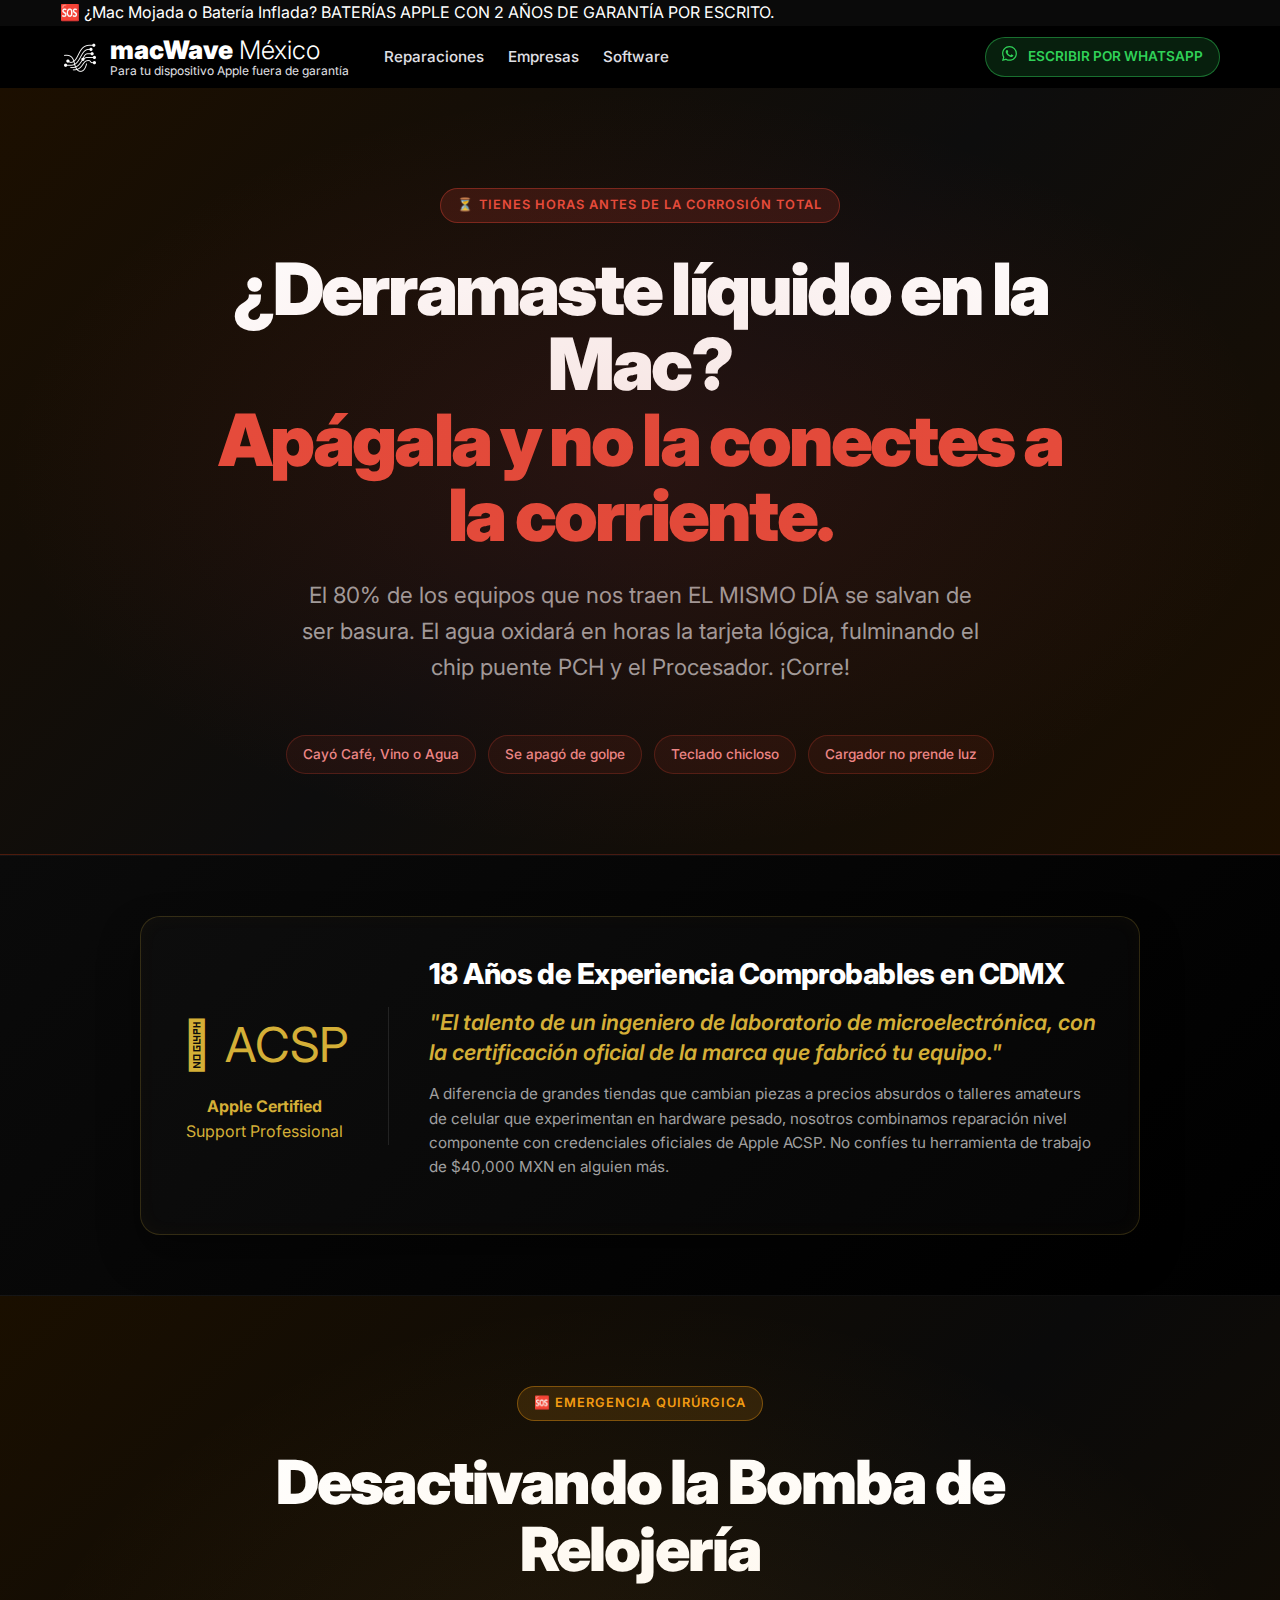
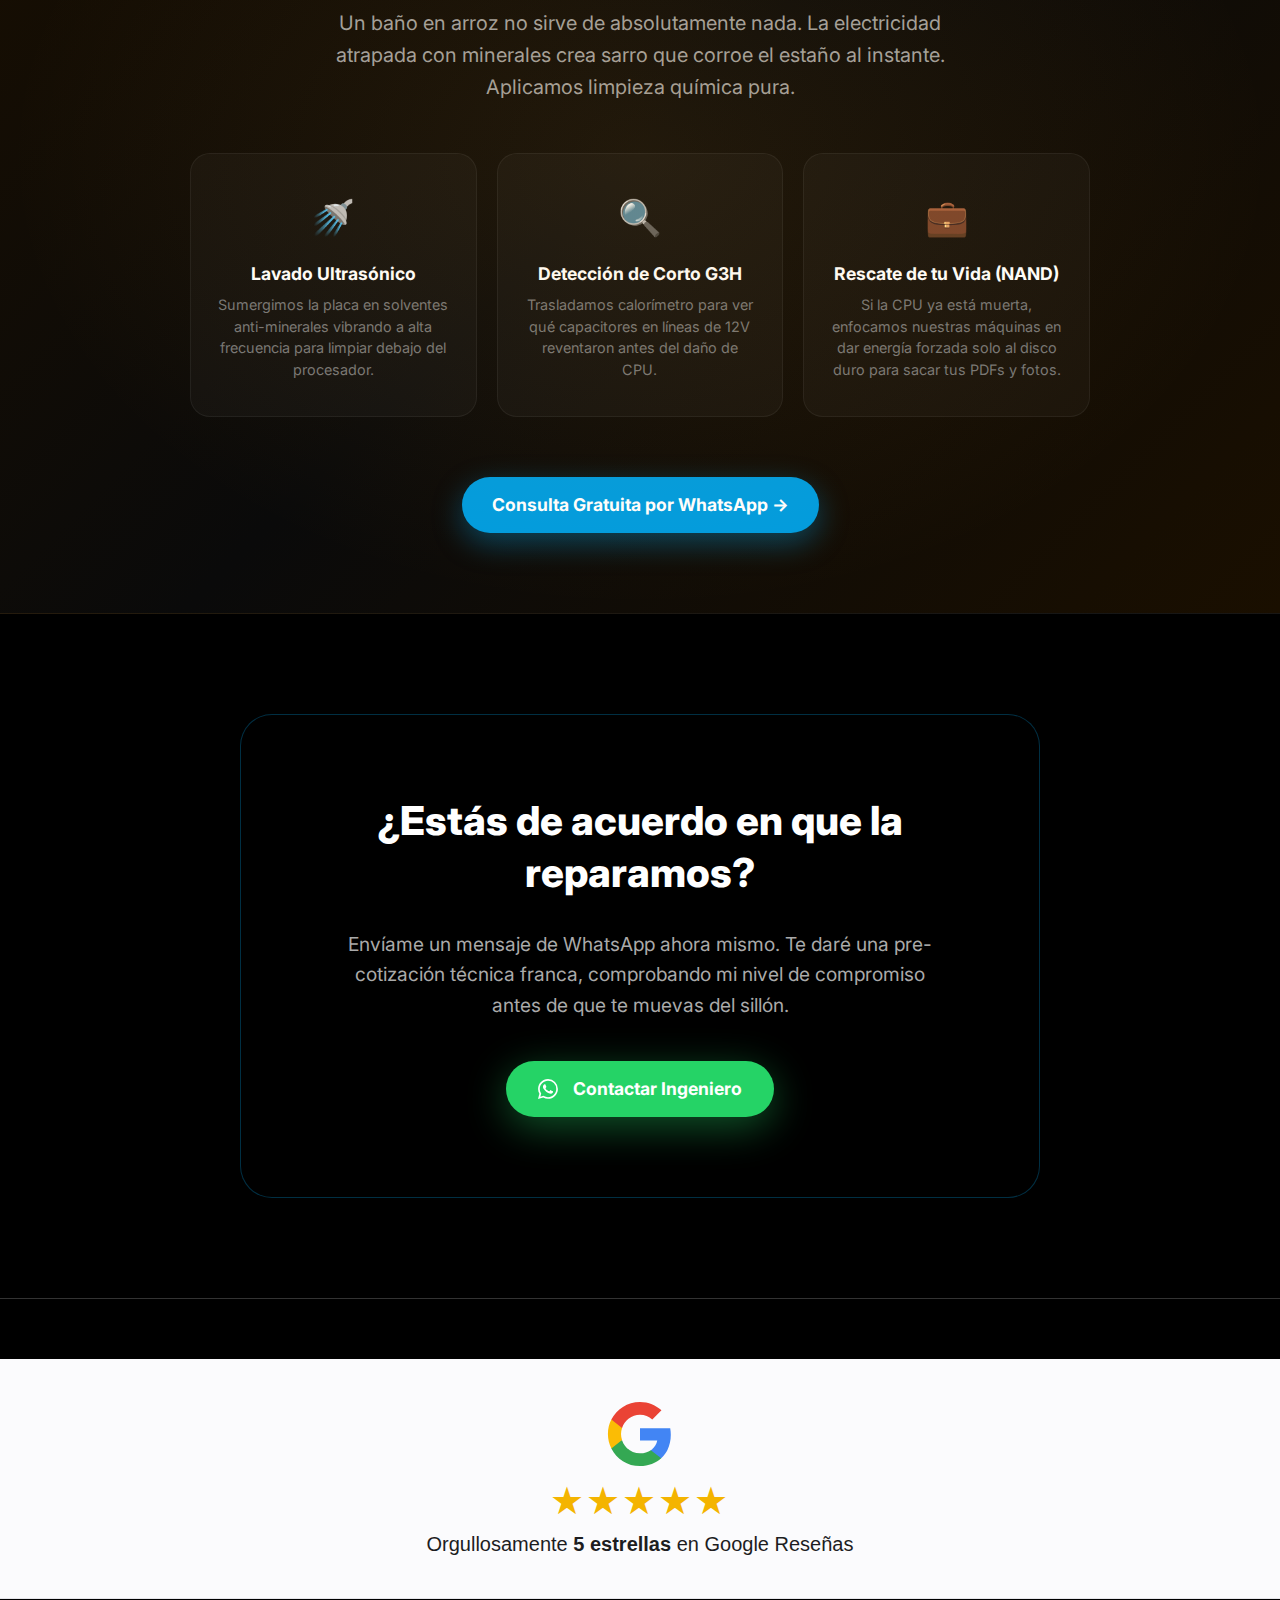
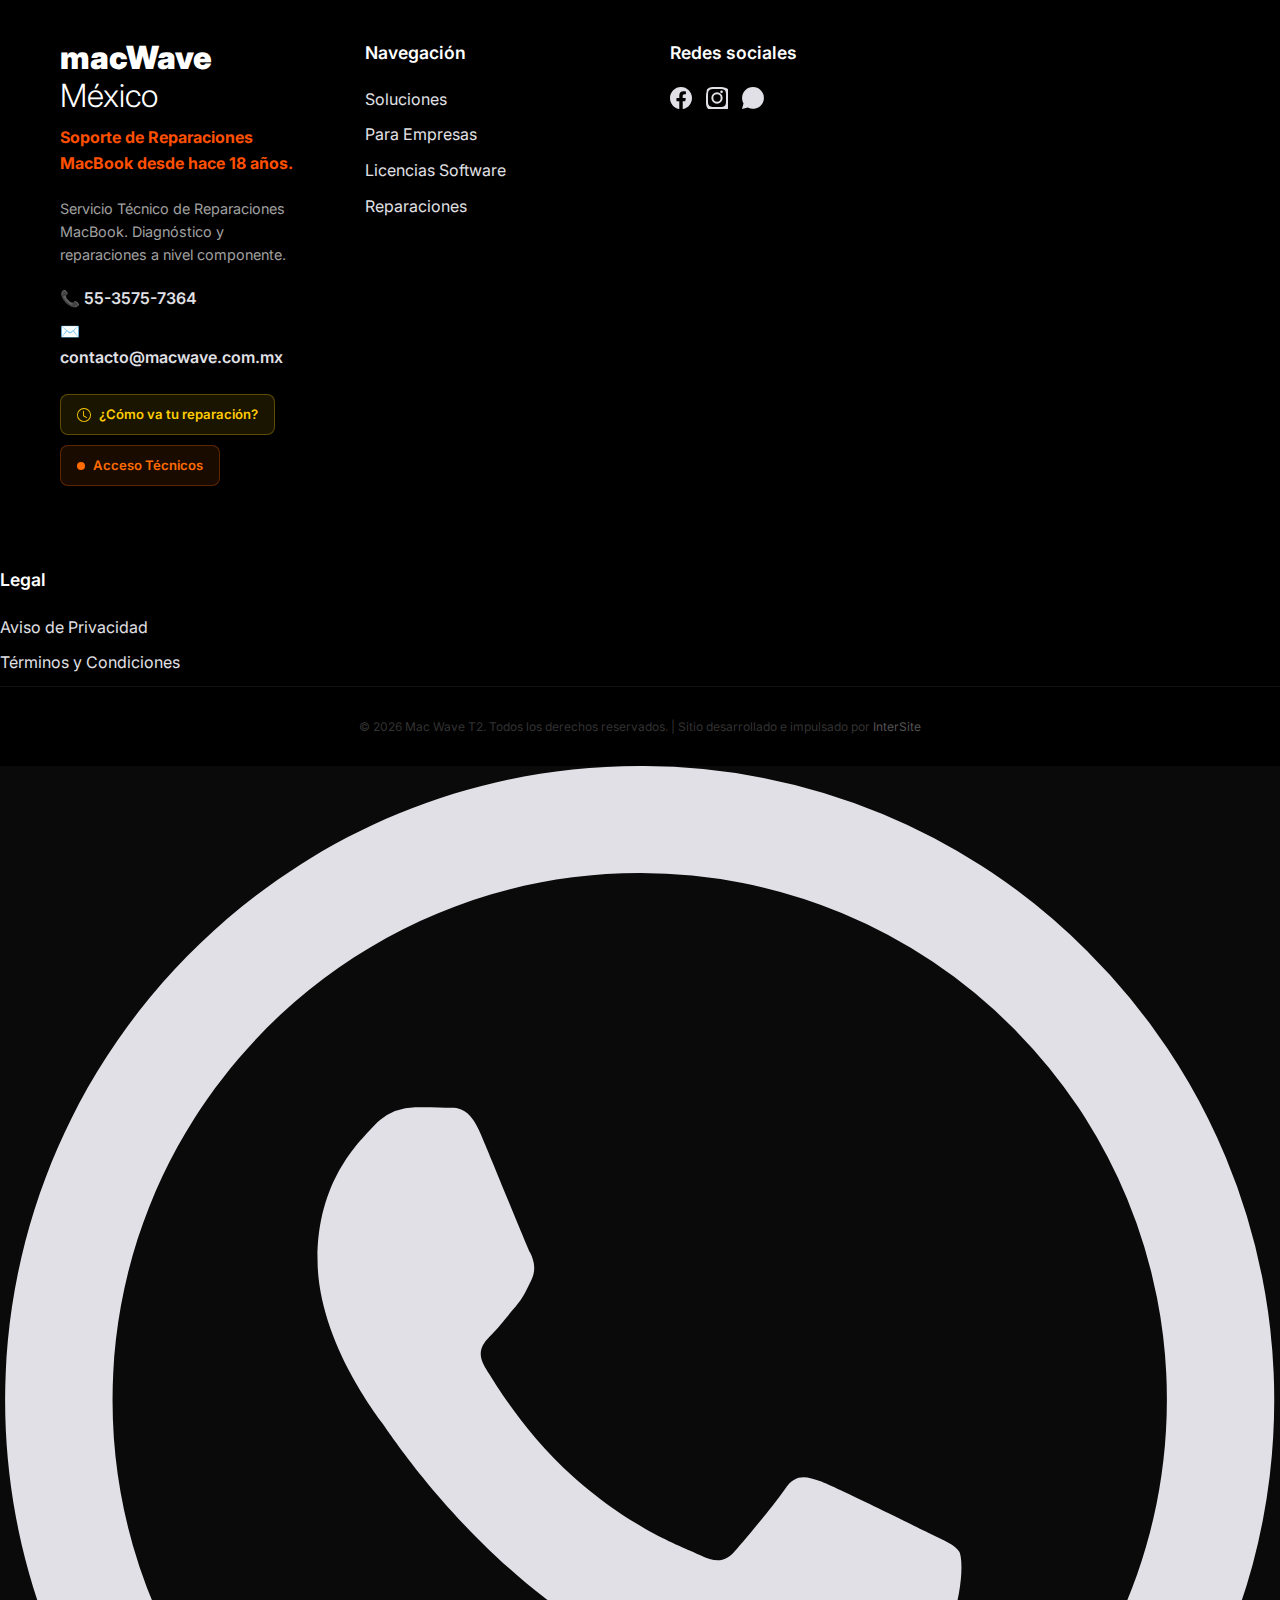
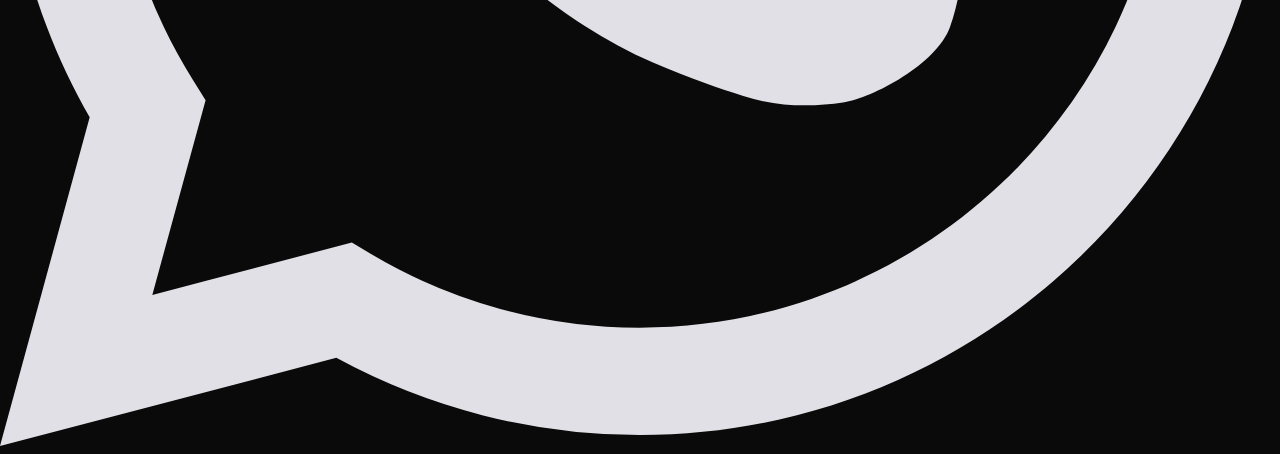
<file: mac-mojada-urgencia.html>
<!DOCTYPE html>
<html lang="es-MX">

<head>
    <link rel="canonical" href="https://macwave.com.mx/reparaciones">
    <meta charset="UTF-8">
    <meta name="viewport" content="width=device-width, initial-scale=1.0, viewport-fit=cover">

    <title>💧 Rescate Urgente Mac Mojada CDMX | Baño Químico Nivel Componente</title>

    <meta name="description" content="¿Cayó líquido a tu MacBook? No la enciendas. Limpieza ultrasónica urgente el mismo día para salvar el chip PCH y evitar daños irreversibles en Tarjeta Lógica.">
    <meta name="keywords"
        content="reparación mac cdmx, macbook pro, macbook air, imac, batería macbook cdmx, mac mojada cdmx, tarjeta lógica macbook, nivel componente, polanco, santa fe">
    <meta name="robots" content="index, follow, max-image-preview:large, max-snippet:-1, max-video-preview:-1">
    <meta name="author" content="macWave México">
    <meta name="geo.region" content="MX-CMX">

    <!-- Open Graph -->
    <meta property="og:type" content="website">
    <meta property="og:title" content="Servicios de Reparación Especializada Mac en CDMX | macWave">
    <meta property="og:description"
        content="Rescatamos tu Mac cuando otros dicen 'No tiene arreglo'. Reparación a nivel componente y baterías con 2 años de garantía.">
    <meta property="og:url" content="https://macwave.com.mx/reparaciones">
    <meta property="og:image" content="https://macwave.com.mx/images/mac_board_repair.png">
    <meta property="og:site_name" content="macWave México">

    <!-- Structured Data (Sincronizado con Index) -->
    <!-- Structured Data (JSON-LD) for SEO -->
    <script type="application/ld+json">
    {
      "@context": "https://schema.org",
      "@graph": [
        {
          "@type": "LocalBusiness",
          "@id": "https://macwave.com.mx/#localbusiness",
          "name": "macWave México - Reparación Mac Nivel Componente",
          "image": "https://macwave.com.mx/images/logo_dashboard_white.png",
          "description": "Especialistas en reparación Mac a nivel componente en CDMX. Más de 18 años de éxito rescatando equipos que otros dan por perdidos. Baterías con 2 años de garantía.",
          "url": "https://macwave.com.mx/",
          "telephone": "+525535757364",
          "priceRange": "$$",
          "address": {
            "@type": "PostalAddress",
            "streetAddress": "Servicio en Sitio y Recolección en CDMX",
            "addressLocality": "Ciudad de México",
            "addressRegion": "CDMX",
            "postalCode": "11560",
            "addressCountry": "MX"
          },
          "areaServed": ["Polanco", "Interlomas", "Santa Fe", "Bosques de las Lomas", "Lomas de Chapultepec", "CDMX"]
        },
        {
          "@type": "Product",
          "@id": "https://macwave.com.mx/reparaciones#mac-repair-v4",
          "mainEntityOfPage": { "@id": "https://macwave.com.mx/reparaciones#webpage" },
          "name": "Reparación Especializada Mac CDMX",
          "image": "https://macwave.com.mx/images/logo_dashboard_white.png",
          "description": "Reparación técnica de tarjetas lógicas, pantallas, teclados y baterías para MacBook Pro, Air e iMac con 2 años de garantía.",
          "sku": "MW-REP-002",
          "brand": {
            "@type": "Brand",
            "name": "Apple"
          },
          "offers": {
            "@type": "AggregateOffer",
            "priceCurrency": "MXN",
            "lowPrice": "1499",
            "highPrice": "12999",
            "offerCount": "20",
            "availability": "https://schema.org/InStock",
            "priceValidUntil": "2026-12-31",
            "hasMerchantReturnPolicy": {
              "@type": "MerchantReturnPolicy",
              "applicableCountry": "MX",
              "returnPolicyCategory": "https://schema.org/MerchantReturnFiniteReturnPeriod",
              "merchantReturnDays": "30",
              "returnMethod": "https://schema.org/ReturnInStore",
              "returnFees": "https://schema.org/FreeReturn"
            },
            "shippingDetails": {
              "@type": "OfferShippingDetails",
              "shippingRate": {
                "@type": "MonetaryAmount",
                "value": "0",
                "currency": "MXN"
              },
              "shippingDestination": {
                "@type": "DefinedRegion",
                "addressCountry": "MX"
              },
              "deliveryTime": {
                "@type": "ShippingDeliveryTime",
                "handlingTime": {
                  "@type": "QuantitativeValue",
                  "minValue": "0",
                  "maxValue": "1",
                  "unitCode": "DAY"
                },
                "transitTime": {
                  "@type": "ShippingDeliveryTime",
                  "minValue": "1",
                  "maxValue": "3",
                  "unitCode": "DAY"
                }
              }
            }
          },
          "aggregateRating": {
            "@type": "AggregateRating",
            "ratingValue": "5",
            "reviewCount": "150"
          },
          "review": {
            "@type": "Review",
            "reviewRating": {
              "@type": "Rating",
              "ratingValue": "5"
            },
            "author": {
              "@type": "Person",
              "name": "Cliente Satisfecho"
            },
            "reviewBody": "Excelente servicio de reparación para mi MacBook. Todo quedó como nuevo."
          }
        }
      ]
    }
    </script>

    <link rel="icon" type="image/png" href="https://www.macwave.com.mx/images/favicon1.png">
    <meta name="theme-color" content="#000000">
    <script async src="https://www.googletagmanager.com/gtag/js?id=G-JENWM4W22D"></script>
    <script>
        window.dataLayer = window.dataLayer || [];
        function gtag() { dataLayer.push(arguments); }
        gtag('js', new Date());
        gtag('config', 'G-JENWM4W22D');
    </script>

    <link rel="preconnect" href="https://fonts.googleapis.com">
    <link rel="preconnect" href="https://fonts.gstatic.com" crossorigin>
    <link href="https://fonts.googleapis.com/css2?family=Inter:wght@300;400;500;600;700;800;900&display=swap"
        rel="stylesheet">
    <link rel="stylesheet" href="style.css?v=26.1.0">

    <script>
        function toggleMobileMenu(e) {
            if (e) { e.preventDefault(); e.stopPropagation(); }
            var body = document.body;
            var btn = document.getElementById('mobile-menu-toggle');
            var isNowActive = body.classList.toggle('menu-active');
            if (btn) { if (isNowActive) btn.classList.add('active'); else btn.classList.remove('active'); }
        }
    </script>

    <style>
        :root {
            --pain-red: #c0392b;
            --pain-red-dark: #7b241c;
            --solution-blue: #009CDF;
            --solution-green: #2ecc71;
            --solution-orange: #f39c12;
            --solution-purple: #9b59b6;
            --bg-dark: #0a0a0a;
            --bg-card: #111111;
            --text-primary: #ffffff;
            --text-muted: #a0a0a0;
        }

        * {
            box-sizing: border-box;
            margin: 0;
            padding: 0;
        }

        body {
            font-family: 'Inter', -apple-system, BlinkMacSystemFont, sans-serif;
            background: var(--bg-dark);
            color: var(--text-primary);
            overflow-x: hidden;
        }

        /* ── PAIN HERO SECTION ── */
        .pain-hero {
            background: linear-gradient(135deg, #1a0000 0%, #0d0d0d 50%, #1a0000 100%);
            padding: 100px 20px 80px;
            text-align: center;
            position: relative;
            overflow: hidden;
            border-bottom: 1px solid rgba(192, 57, 43, 0.3);
        }

        .pain-hero::before {
            content: '';
            position: absolute;
            top: 0;
            left: 0;
            right: 0;
            bottom: 0;
            background: radial-gradient(ellipse at center, rgba(192, 57, 43, 0.15) 0%, transparent 70%);
            pointer-events: none;
        }

        .pain-badge {
            display: inline-flex;
            align-items: center;
            gap: 8px;
            background: rgba(192, 57, 43, 0.2);
            border: 1px solid rgba(192, 57, 43, 0.5);
            color: #e74c3c;
            padding: 6px 16px;
            border-radius: 100px;
            font-size: 0.8rem;
            font-weight: 600;
            letter-spacing: 0.08em;
            text-transform: uppercase;
            margin-bottom: 28px;
        }

        .pain-title {
            font-size: clamp(2.2rem, 7vw, 4.5rem);
            font-weight: 900;
            line-height: 1.05;
            letter-spacing: -0.04em;
            color: #ffffff;
            max-width: 900px;
            margin: 0 auto 24px;
        }

        .pain-title span {
            color: #e74c3c;
            display: block;
        }

        .pain-subtitle {
            font-size: clamp(1.1rem, 2.5vw, 1.4rem);
            color: var(--text-muted);
            max-width: 700px;
            margin: 0 auto 50px;
            line-height: 1.6;
        }

        /* Warning Symptoms */
        .warning-symptoms {
            display: flex;
            flex-wrap: wrap;
            gap: 12px;
            justify-content: center;
            max-width: 800px;
            margin: 50px auto 0;
        }

        .symptom-tag {
            background: rgba(192, 57, 43, 0.1);
            border: 1px solid rgba(192, 57, 43, 0.3);
            color: #e88;
            padding: 8px 16px;
            border-radius: 100px;
            font-size: 0.85rem;
            font-weight: 500;
        }

        /* ── HUB SECTIONS ── */
        .hub-section {
            padding: 90px 20px 80px;
            text-align: center;
            position: relative;
            overflow: hidden;
            border-bottom: 1px solid rgba(255, 255, 255, 0.05);
        }

        /* Blue Theme (Logic Board) */
        .hub-section.blue-theme {
            background: linear-gradient(135deg, #001018 0%, #0a0a0a 50%, #001018 100%);
        }

        .hub-section.blue-theme::before {
            content: '';
            position: absolute;
            inset: 0;
            background: radial-gradient(ellipse at center, rgba(0, 156, 223, 0.1) 0%, transparent 70%);
            pointer-events: none;
        }

        /* Green Theme (Battery) */
        .hub-section.green-theme {
            background: linear-gradient(135deg, #001a0d 0%, #0a0a0a 50%, #001a0d 100%);
        }

        .hub-section.green-theme::before {
            content: '';
            position: absolute;
            inset: 0;
            background: radial-gradient(ellipse at center, rgba(46, 204, 113, 0.1) 0%, transparent 70%);
            pointer-events: none;
        }

        /* Orange Theme (Liquid) */
        .hub-section.orange-theme {
            background: linear-gradient(135deg, #1a0f00 0%, #0a0a0a 50%, #1a0f00 100%);
        }

        .hub-section.orange-theme::before {
            content: '';
            position: absolute;
            inset: 0;
            background: radial-gradient(ellipse at center, rgba(243, 156, 18, 0.1) 0%, transparent 70%);
            pointer-events: none;
        }

        /* Purple Theme (Upgrades) */
        .hub-section.purple-theme {
            background: linear-gradient(135deg, #0d001a 0%, #0a0a0a 50%, #0d001a 100%);
        }

        .hub-section.purple-theme::before {
            content: '';
            position: absolute;
            inset: 0;
            background: radial-gradient(ellipse at center, rgba(155, 89, 182, 0.1) 0%, transparent 70%);
            pointer-events: none;
        }

        .hub-badge {
            display: inline-flex;
            align-items: center;
            gap: 8px;
            padding: 6px 16px;
            border-radius: 100px;
            font-size: 0.8rem;
            font-weight: 600;
            letter-spacing: 0.08em;
            text-transform: uppercase;
            margin-bottom: 28px;
        }

        /* Badge Variants */
        .badge-blue {
            background: rgba(0, 156, 223, 0.15);
            border: 1px solid rgba(0, 156, 223, 0.4);
            color: #009CDF;
        }

        .badge-green {
            background: rgba(46, 204, 113, 0.15);
            border: 1px solid rgba(46, 204, 113, 0.4);
            color: #2ecc71;
        }

        .badge-orange {
            background: rgba(243, 156, 18, 0.15);
            border: 1px solid rgba(243, 156, 18, 0.4);
            color: #f39c12;
        }

        .badge-purple {
            background: rgba(155, 89, 182, 0.15);
            border: 1px solid rgba(155, 89, 182, 0.4);
            color: #9b59b6;
        }

        .hub-title {
            font-size: clamp(2rem, 5.5vw, 3.8rem);
            font-weight: 900;
            line-height: 1.1;
            letter-spacing: -0.03em;
            color: #ffffff;
            max-width: 800px;
            margin: 0 auto 24px;
        }

        .hub-subtitle {
            font-size: clamp(1rem, 2.5vw, 1.25rem);
            color: var(--text-muted);
            max-width: 620px;
            margin: 0 auto 50px;
            line-height: 1.6;
        }

        /* Feature Cards */
        .features-grid {
            display: grid;
            grid-template-columns: repeat(3, 1fr);
            gap: 20px;
            max-width: 900px;
            margin: 0 auto 60px;
        }

        .feature-card {
            background: rgba(255, 255, 255, 0.03);
            border: 1px solid rgba(255, 255, 255, 0.06);
            border-radius: 20px;
            padding: 35px 25px;
            text-align: center;
            transition: transform 0.2s, border-color 0.2s;
        }

        .feature-card:hover {
            transform: translateY(-5px);
            border-color: rgba(255, 255, 255, 0.15);
        }

        .feature-icon {
            font-size: 2.2rem;
            margin-bottom: 18px;
            display: block;
        }

        .feature-card h3 {
            font-size: 1.1rem;
            font-weight: 700;
            color: #fff;
            margin-bottom: 10px;
        }

        .feature-card p {
            font-size: 0.9rem;
            color: #777;
            line-height: 1.5;
        }

        /* Hub CTA Buttons */
        .hub-cta {
            display: inline-flex;
            align-items: center;
            gap: 10px;
            padding: 10px 22px;
            border-radius: 100px;
            font-size: 0.95rem;
            font-weight: 700;
            text-decoration: none;
            transition: all 0.3s ease;
        }

        .hub-cta:hover {
            transform: translateY(-2px);
            box-shadow: 0 4px 15px rgba(0, 0, 0, 0.2);
        }

        .cta-blue {
            background: #009CDF;
            color: #fff;
            box-shadow: 0 10px 30px rgba(0, 156, 223, 0.4);
        }

        .cta-green {
            background: #2ecc71;
            color: #fff;
            box-shadow: 0 10px 30px rgba(46, 204, 113, 0.4);
        }

        .cta-orange {
            background: #f39c12;
            color: #fff;
            box-shadow: 0 10px 30px rgba(243, 156, 18, 0.4);
        }

        .cta-purple {
            background: #9b59b6;
            color: #fff;
            box-shadow: 0 10px 30px rgba(155, 89, 182, 0.4);
        }

        /* TRUST SECTION FUTURISTIC */
        .trust-section {
            padding: 100px 20px;
            background: #000;
            text-align: center;
            position: relative;
            overflow: hidden;
        }
        .trust-grid {
            display: grid;
            grid-template-columns: repeat(auto-fit, minmax(280px, 1fr));
            gap: 30px;
            max-width: 1100px;
            margin: 0 auto;
        }
        .trust-card {
            background: rgba(255, 255, 255, 0.03);
            border: 1px solid rgba(0, 113, 227, 0.15);
            border-radius: 24px;
            padding: 50px 30px;
            text-align: center;
            transition: all 0.5s cubic-bezier(0.23, 1, 0.32, 1);
            position: relative;
            overflow: hidden;
            backdrop-filter: blur(10px);
            -webkit-backdrop-filter: blur(10px);
        }
        .trust-card:hover {
            background: rgba(0, 113, 227, 0.08);
            border-color: #0071e3;
            transform: translateY(-12px);
            box-shadow: 0 25px 60px rgba(0, 0, 0, 0.5), 0 0 30px rgba(0, 113, 227, 0.2);
        }
        .trust-icon {
            font-size: 3rem;
            margin-bottom: 25px;
            display: block;
            filter: drop-shadow(0 0 15px rgba(0, 113, 227, 0.6));
            animation: drift 4s ease-in-out infinite;
        }
        @keyframes drift {
            0%, 100% { transform: translateY(0); }
            50% { transform: translateY(-10px); }
        }
        .trust-card h4 {
            font-size: 1.35rem; font-weight: 800; color: #fff; margin-bottom: 15px;
            letter-spacing: -0.01em; text-transform: uppercase;
            text-shadow: 0 0 10px rgba(0, 113, 227, 0.3);
        }
        .trust-card p { font-size: 0.95rem; color: #b0b0b5; line-height: 1.7; margin: 0; }
        .trust-card::after {
            content: ""; position: absolute; bottom: 0; left: 0; width: 100%; height: 3px;
            background: linear-gradient(90deg, transparent, #0071e3, transparent);
            transform: scaleX(0); transition: transform 0.6s ease;
        }
        .trust-card:hover::after { transform: scaleX(1); }

        /* Final HUB CTA Box */
        .cta-box {
            background: linear-gradient(135deg, #001a2e 0%, #001018 100%);
            border: 1px solid rgba(0, 156, 223, 0.3);
            border-radius: 32px;
            padding: 70px 40px;
            max-width: 800px;
            margin: 60px auto;
            text-align: center;
        }

        .cta-box h2 {
            font-size: clamp(2rem, 5vw, 3.2rem);
            margin-bottom: 20px;
            font-weight: 800;
        }

        .cta-box p {
            color: #888;
            font-size: 1.1rem;
            margin-bottom: 40px;
        }

        .cta-wa-hub {
            background: #25D366;
            color: #fff;
            padding: 14px 32px;
            border-radius: 100px;
            font-size: 1.1rem;
            font-weight: 700;
            text-decoration: none;
            display: inline-flex;
            align-items: center;
            gap: 15px;
            box-shadow: 0 10px 40px rgba(37, 211, 102, 0.4);
            transition: transform 0.2s;
        }

        .cta-wa-hub:hover {
            transform: scale(1.05);
        }

        @media (max-width: 900px) {

            .features-grid,
            .trust-grid {
                grid-template-columns: 1fr;
                gap: 30px;
            }
        }
    
/* ACSP AUTHORITY BLOCK */
.acsp-authority-block {
    background: linear-gradient(135deg, #0a0a0a 0%, #000 100%);
    border-top: 1px solid rgba(255,255,255,0.05);
    border-bottom: 1px solid rgba(255,255,255,0.05);
    padding: 60px 20px;
}
.acsp-container {
    max-width: 1000px;
    margin: 0 auto;
    display: flex;
    align-items: center;
    gap: 40px;
    background: rgba(255,255,255,0.02);
    border: 1px solid rgba(212, 175, 55, 0.2);
    border-radius: 20px;
    padding: 40px;
    box-shadow: 0 20px 40px rgba(0,0,0,0.4), inset 0 0 20px rgba(212, 175, 55, 0.03);
    transition: transform 0.3s ease;
}
.acsp-container:hover {
    transform: translateY(-5px);
    border-color: rgba(212, 175, 55, 0.4);
}
.acsp-badge {
    text-align: center;
    color: #d4af37;
    border-right: 1px solid rgba(255,255,255,0.1);
    padding-right: 40px;
    flex-shrink: 0;
}
.acsp-text h3 {
    color: #fff;
    font-size: 1.8rem;
    margin-bottom: 15px;
    font-weight: 800;
    letter-spacing: -0.02em;
}
.acsp-text p {
    color: #d4af37;
    font-size: 1.35rem;
    font-style: italic;
    font-weight: 600;
    line-height: 1.4;
    margin-bottom: 15px;
}
.acsp-text .acsp-sub {
    color: #a0a0a0;
    font-size: 0.95rem;
    font-style: normal;
    font-weight: 400;
    line-height: 1.6;
}
@media(max-width: 768px) {
    .acsp-container { flex-direction: column; text-align: center; padding: 30px 20px; gap: 20px; }
    .acsp-badge { border-right: none; border-bottom: 1px solid rgba(255,255,255,0.1); padding-right: 0; padding-bottom: 25px; width: 100%; }
}

</style>
</head>

<body>

    <!-- Emergency Ticker Top Bar -->
    <div class="emergency-ticker">
        <div class="container">
            🆘 ¿Mac Mojada o Batería Inflada? BATERÍAS APPLE CON 2 AÑOS DE GARANTÍA POR ESCRITO.
        </div>
    </div>

    <header class="main-header">
        <div class="container header-content">

            <!-- Hamburguesa móvil -->
            <button class="mobile-menu-toggle" id="mobile-menu-toggle" aria-label="Abrir menú"
                onclick="toggleMobileMenu(event)">
                <span></span><span></span><span></span>
            </button>

            <!-- IZQUIERDA: Logo -->
            <div class="logo">
                <a href="index.html" class="logo-link">
                    <img src="./images/logo_dashboard_white.png" alt="Logo Mac Wave T2" class="logo-img">
                    <div class="logo-text-container">
                        <span class="logo-brand"><strong>macWave</strong> <span
                                style="font-weight: 300;">México</span></span>
                        <span class="logo-subtext">Para tu dispositivo Apple fuera de garantía</span>
                    </div>
                </a>
            </div>

            <!-- CENTRO: 3 enlaces -->
            <nav class="main-nav">
                <button class="mobile-nav-close" onclick="toggleMobileMenu(event)" aria-label="Cerrar menú">✕</button>

                <div class="mobile-menu-content">
                    <div class="mobile-nav-links">
                        <a href="reparaciones" class="nav-link" style="--i:1">Reparaciones</a>
                        <a href="empresas" class="nav-link" style="--i:2">Empresas</a>
                        <a href="software" class="nav-link" style="--i:3">Software</a>
                    </div>

                </div>
            </nav>





            <!-- DERECHA: Botón WhatsApp -->
            <div class="header-actions">
                <a href="https://wa.me/525535757364?text=Hola%20me%20ayudas%20a%20reparar%20mi%20Mac%3F" target="_blank"
                    rel="noopener noreferrer" class="cta-button header-cta"
                    style="background: rgba(48,209,88,0.15); color: #30D158; border: 1px solid rgba(48,209,88,0.45); padding: 8px 16px; font-size: 0.85rem; white-space: nowrap; text-decoration: none;"
                    onclick="gtag('event', 'whatsapp_click', { 'event_category': 'contact', 'event_label': 'header' });">
                    <svg xmlns="http://www.w3.org/2000/svg" width="15" height="15" fill="currentColor"
                        viewBox="0 0 16 16" style="margin-right:8px;">
                        <path
                            d="M13.601 2.326A7.854 7.854 0 0 0 7.994 0C3.627 0 .068 3.558.064 7.926c0 1.399.366 2.76 1.057 3.965L0 16l4.204-1.102a7.933 7.933 0 0 0 3.79.965h.004c4.368 0 7.926-3.558 7.93-7.93A7.898 7.898 0 0 0 13.6 2.326zM7.994 14.521a6.573 6.573 0 0 1-3.356-.92l-.24-.144-2.494.654.666-2.433-.156-.251a6.56 6.56 0 0 1-1.007-3.505c0-3.626 2.957-6.584 6.591-6.584a6.56 6.56 0 0 1 4.66 1.931 6.557 6.557 0 0 1 1.928 4.66c-.004 3.639-2.961 6.592-6.592 6.592zm3.615-4.934c-.197-.099-1.17-.578-1.353-.646-.182-.065-.315-.099-.445.099-.133.197-.513.646-.627.775-.114.133-.232.148-.43.05-.197-.1-.836-.308-1.592-.985-.59-.525-.985-1.175-1.103-1.372-.114-.198-.011-.304.088-.403.087-.088.197-.232.296-.346.1-.114.133-.198.198-.33.065-.134.034-.248-.015-.347-.05-.099-.445-1.076-.612-1.47-.16-.389-.323-.335-.445-.34-.114-.007-.247-.007-.38-.007a.729.729 0 0 0-.529.247c-.182.198-.691.677-.691 1.654 0 .977.71 1.916.81 2.049.098.133 1.394 2.132 3.383 2.992.47.205.84.326 1.129.418.475.152.904.129 1.246.08.38-.058 1.171-.48 1.338-.943.164-.464.164-.86.114-.943-.049-.084-.182-.133-.38-.232z" />
                    </svg>
                    Escribir por WhatsApp
                </a>
            </div>
        </div>
    </header>

    <main>
        <!-- PAIN HERO -->
        <section class="pain-hero" style="background: linear-gradient(135deg, #1c0f00 0%, #0d0d0d 50%, #1c0f00 100%)">
            <div class="pain-badge">⏳ Tienes horas antes de la corrosión total</div>
            <h1 class="pain-title">¿Derramaste líquido en la Mac? <span>Apágala y no la conectes a la corriente.</span></h1>
            <p class="pain-subtitle">El 80% de los equipos que nos traen EL MISMO DÍA se salvan de ser basura. El agua oxidará en horas la tarjeta lógica, fulminando el chip puente PCH y el Procesador. ¡Corre!</p>

            <div class="warning-symptoms">
                
            <span class="symptom-tag">Cayó Café, Vino o Agua</span>
            <span class="symptom-tag">Se apagó de golpe</span>
            <span class="symptom-tag">Teclado chicloso</span>
            <span class="symptom-tag">Cargador no prende luz</span>
        
            </div>
        </section>

        
        <!-- ACSP AUTHORITY BLOCK -->
        <section class="acsp-authority-block">
            <div class="acsp-container">
                <div class="acsp-badge">
                    <span style="font-size: 3rem; display: block; margin-bottom:10px;"> ACSP</span>
                    <strong>Apple Certified</strong><br>Support Professional
                </div>
                <div class="acsp-text">
                    <h3>18 Años de Experiencia Comprobables en CDMX</h3>
                    <p>"El talento de un ingeniero de laboratorio de microelectrónica, con la certificación oficial de la marca que fabricó tu equipo."</p>
                    <p class="acsp-sub">A diferencia de grandes tiendas que cambian piezas a precios absurdos o talleres amateurs de celular que experimentan en hardware pesado, nosotros combinamos reparación nivel componente con credenciales oficiales de Apple ACSP. No confíes tu herramienta de trabajo de $40,000 MXN en alguien más.</p>
                </div>
            </div>
        </section>


        <!-- SEC: HUB -->
        <section class="hub-section orange-theme">
            <div class="hub-badge badge-orange">🆘 Emergencia Quirúrgica</div>
            <h2 class="hub-title">Desactivando <span>la Bomba de Relojería</span></h2>
            <p class="hub-subtitle">Un baño en arroz no sirve de absolutamente nada. La electricidad atrapada con minerales crea sarro que corroe el estaño al instante. Aplicamos limpieza química pura.</p>

            <div class="features-grid">
                
                <div class="feature-card">
                    <span class="feature-icon">🚿</span>
                    <h3>Lavado Ultrasónico</h3>
                    <p>Sumergimos la placa en solventes anti-minerales vibrando a alta frecuencia para limpiar debajo del procesador.</p>
                </div>
                <div class="feature-card">
                    <span class="feature-icon">🔍</span>
                    <h3>Detección de Corto G3H</h3>
                    <p>Trasladamos calorímetro para ver qué capacitores en líneas de 12V reventaron antes del daño de CPU.</p>
                </div>
                <div class="feature-card">
                    <span class="feature-icon">💼</span>
                    <h3>Rescate de tu Vida (NAND)</h3>
                    <p>Si la CPU ya está muerta, enfocamos nuestras máquinas en dar energía forzada solo al disco duro para sacar tus PDFs y fotos.</p>
                </div>
        
            </div>
            <a href="https://wa.me/525535757364" class="hub-cta cta-blue" style="font-size: 1.1rem; padding: 14px 30px;">Consulta Gratuita por WhatsApp →</a>
        </section>
        
        <!-- FINAL CTA HUB -->
        <section class="cta-final-hub" style="padding: 100px 20px; background: #000;">
            <div class="cta-box" style="padding: 80px 40px; max-width: 800px; margin: 0 auto; background: rgba(0,0,0,0.4);">
                <h2 style="margin-bottom: 30px; font-size: 2.5rem; line-height: 1.3;">¿Estás de acuerdo en que la reparamos?</h2>
                <p style="margin-bottom: 40px; font-size: 1.2rem; line-height: 1.6; max-width: 600px; margin-left: auto; margin-right: auto; color:#aaa;">
                    Envíame un mensaje de WhatsApp ahora mismo. Te daré una pre-cotización técnica franca, comprobando mi nivel de compromiso antes de que te muevas del sillón.
                </p>
                <a href="https://wa.me/525535757364" target="_blank" class="cta-wa-hub">
                    <svg xmlns="http://www.w3.org/2000/svg" width="20" height="20" fill="currentColor" viewBox="0 0 16 16">
                        <path d="M13.601 2.326A7.854 7.854 0 0 0 7.994 0C3.627 0 .068 3.558.064 7.926c0 1.399.366 2.76 1.057 3.965L0 16l4.204-1.102a7.933 7.933 0 0 0 3.79.965h.004c4.368 0 7.926-3.558 7.93-7.93A7.898 7.898 0 0 0 13.6 2.326zM7.994 14.521a6.573 6.573 0 0 1-3.356-.92l-.24-.144-2.494.654.666-2.433-.156-.251a6.56 6.56 0 0 1-1.007-3.505c0-3.626 2.957-6.584 6.591-6.584a6.56 6.56 0 0 1 4.66 1.931 6.557 6.557 0 0 1 1.928 4.66c-.004 3.639-2.961 6.592-6.592 6.592zm3.615-4.934c-.197-.099-1.17-.578-1.353-.646-.182-.065-.315-.099-.445.099-.133.197-.513.646-.627.775-.114.133-.232.148-.43.05-.197-.1-.836-.308-1.592-.985-.59-.525-.985-1.175-1.103-1.372-.114-.198-.011-.304.088-.403.087-.088.197-.232.296-.346.1-.114.133-.198.198-.33.065-.134.034-.248-.015-.347-.05-.099-.445-1.076-.612-1.47-.16-.389-.323-.335-.445-.34-.114-.007-.247-.007-.38-.007a.729.729 0 0 0-.529.247c-.182.198-.691.677-.691 1.654 0 .977.71 1.916.81 2.049.098.133 1.394 2.132 3.383 2.992.47.205.84.326 1.129.418.475.152.904.129 1.246.08.38-.058 1.171-.48 1.338-.943.164-.464.164-.86.114-.943-.049-.084-.182-.133-.38-.232z"/>
                    </svg>
                    Contactar Ingeniero
                </a>
            </div>
        </section>
    </main>

    <footer class="main-footer">
        <!-- Sección de Google Reseñas -->
        <div class="footer-google-reviews"
            style="background: #fbfbfd; text-align: center; padding: 40px 20px; font-family: -apple-system, BlinkMacSystemFont, 'Segoe UI', Roboto, Helvetica, Arial, sans-serif; border-bottom: 1px solid #e5e5ea; margin-top: 0; margin-bottom: 0;">
            <div style="margin-bottom: 5px;">
                <svg viewBox="0 0 24 24" xmlns="http://www.w3.org/2000/svg"
                    style="width: 70px; height: 70px; display: inline-block;">
                    <path
                        d="M22.56 12.25c0-.78-.07-1.53-.2-2.25H12v4.26h5.92c-.26 1.37-1.04 2.53-2.21 3.31v2.77h3.57c2.08-1.92 3.28-4.74 3.28-8.09z"
                        fill="#4285F4" />
                    <path
                        d="M12 23c2.97 0 5.46-.98 7.28-2.66l-3.57-2.77c-.98.66-2.23 1.06-3.71 1.06-2.86 0-5.29-1.93-6.16-4.53H2.18v2.84C3.99 20.53 7.7 23 12 23z"
                        fill="#34A853" />
                    <path
                        d="M5.84 14.09c-.22-.66-.35-1.36-.35-2.09s.13-1.43.35-2.09V7.07H2.18C1.43 8.55 1 10.22 1 12s.43 3.45 1.18 4.93l3.66-2.84z"
                        fill="#FBBC05" />
                    <path
                        d="M12 5.38c1.62 0 3.06.56 4.21 1.66l3.15-3.15C17.45 2.09 14.97 1 12 1 7.7 1 3.99 3.47 2.18 7.07l3.66 2.84c.87-2.6 3.3-4.53 6.16-4.53z"
                        fill="#EA4335" />
                </svg>
            </div>

            <div style="color: #F4B400; font-size: 38px; line-height: 1; margin-bottom: 10px; letter-spacing: 2px;">
                ★★★★★
            </div>

            <p
                style="color: #1d1d1f; font-size: 1.25rem; font-weight: 500; max-width: 600px; margin: 0 auto; line-height: 1.4;">
                Orgullosamente <strong style="font-weight: 700;">5 estrellas</strong> en Google Reseñas
            </p>
        </div>

        </div>

        <div class="container footer-grid" style="margin-top: 40px;">
            <div class="footer-col brand-info">
                <h3 style="font-size: 2em; color: var(--text-primary); margin-bottom: 10px;"><strong>macWave</strong>
                    <span style="font-weight: 300;">México</span>
                </h3>
                <p class="tagline"
                    style="font-style: normal; color: var(--accent-orange); font-weight: 700; margin-bottom: 20px;">
                    Soporte de Reparaciones MacBook desde hace 18 años.</p>
                <p style="font-size: 0.9em; color: var(--text-muted);">Servicio Técnico de Reparaciones MacBook.
                    Diagnóstico y reparaciones a nivel componente.</p>
                <p style="margin-top: 20px; font-weight: 600;">
                    <a href="tel:5535757364"
                        style="color: inherit; text-decoration: none; display: block; margin-bottom: 8px;">📞
                        55-3575-7364</a>
                    <a href="mailto:contacto@macwave.com.mx"
                        style="color: inherit; text-decoration: none; display: block;">✉️ contacto@macwave.com.mx</a>
                </p>

                <!-- Botones de acceso interno en el footer -->
                <div style="margin-top: 24px; display: flex; flex-direction: column; gap: 10px;">
                    <a href="status-ods"
                        style="display: inline-flex; align-items: center; gap: 8px; padding: 9px 16px; border-radius: 8px; background: rgba(255, 204, 0, 0.1); color: #ffcc00; border: 1px solid rgba(255, 204, 0, 0.3); font-size: 0.82rem; font-weight: 600; text-decoration: none; width: fit-content;">
                        <svg xmlns="http://www.w3.org/2000/svg" width="14" height="14" fill="currentColor"
                            viewBox="0 0 16 16">
                            <path d="M8 15A7 7 0 1 1 8 1a7 7 0 0 1 0 14zm0 1A8 8 0 1 0 8 0a8 8 0 0 0 0 16z" />
                            <path
                                d="M7.5 3a.5.5 0 0 1 .5.5v5.21l3.247 1.856a.5.5 0 0 1-.494.868l-3.5-2A.5.5 0 0 1 7 9V3.5a.5.5 0 0 1 .5-.5z" />
                        </svg>
                        ¿Cómo va tu reparación?
                    </a>
                    <a href="tecnicos"
                        style="display: inline-flex; align-items: center; gap: 8px; padding: 9px 16px; border-radius: 8px; background: rgba(255, 107, 0, 0.1); color: #ff6b00; border: 1px solid rgba(255, 107, 0, 0.3); font-size: 0.82rem; font-weight: 600; text-decoration: none; width: fit-content;">
                        <span
                            style="width:8px; height:8px; border-radius:50%; background:#ff6b00; display:inline-block;"></span>
                        Acceso Técnicos
                    </a>
                </div>
            </div>

            <div class="footer-col">
                <h4>Navegación</h4>
                <ul>
                    <li><a href="#soluciones">Soluciones</a></li>
                    <li><a href="empresas">Para Empresas</a></li>
                    <li><a href="software">Licencias Software</a></li>
                    <li><a href="reparaciones">Reparaciones</a></li>
                </ul>
            </div>

            <div class="footer-col">
                <h4>Redes sociales</h4>
                <div style="display:flex; align-items:center; gap:14px;">
                    <a href="https://www.facebook.com/macwavet2" target="_blank" rel="noopener noreferrer"
                        aria-label="Facebook" style="color: inherit;">
                        <svg xmlns="http://www.w3.org/2000/svg" width="22" height="22" fill="currentColor"
                            viewBox="0 0 16 16">
                            <path
                                d="M16 8.049C16 3.604 12.418 0 8 0S0 3.604 0 8.049C0 12.068 2.925 15.398 6.75 16v-5.625H4.719V8.049H6.75V6.275c0-2.017 1.195-3.131 3.022-3.131.875 0 1.79.158 1.79.158v1.98h-1.008c-.994 0-1.303.621-1.303 1.258v1.509h2.219l-.355 2.326H9.25V16C13.075 15.398 16 12.068 16 8.049z" />
                        </svg>
                    </a>
                    <a href="https://www.instagram.com/macwavet2" target="_blank" rel="noopener noreferrer"
                        aria-label="Instagram" style="color: inherit;">
                        <svg xmlns="http://www.w3.org/2000/svg" width="22" height="22" fill="currentColor"
                            viewBox="0 0 16 16">
                            <path
                                d="M8 0C5.829 0 5.556.01 4.703.048 3.85.088 3.27.222 2.76.42a5.4 5.4 0 0 0-1.95 1.27A5.4 5.4 0 0 0 .42 3.64c-.198.51-.332 1.09-.372 1.943C.01 6.436 0 6.709 0 8.88c0 2.17.01 2.444.048 3.297.04.853.174 1.433.372 1.943.26.67.624 1.24 1.07 1.686a5.4 5.4 0 0 0 1.95 1.27c.51.198 1.09.332 1.943.372.853.038 1.126.048 3.297.048s2.444-.01 3.297-.048c.853-.04 1.433-.174 1.943-.372a5.4 5.4 0 0 0 1.95-1.27 5.4 5.4 0 0 0 1.27-1.95c.198-.51.332-1.09.372-1.943.038-.853.048-1.126.048-3.297s-.01-2.444-.048-3.297c-.04-.853-.174-1.433-.372-1.943a5.4 5.4 0 0 0-1.27-1.95A5.4 5.4 0 0 0 13.24.42c-.51-.198-1.09-.332-1.943-.372C10.444.01 10.171 0 8 0m0 1.441c2.134 0 2.387.008 3.231.046.78.035 1.204.165 1.486.275.373.145.639.318.918.597.279.279.452.545.597.918.11.282.24.706.275 1.486.038.844.046 1.097.046 3.231s-.008 2.387-.046 3.231c-.035.78-.165 1.204-.275 1.486a3.96 3.96 0 0 1-.597.918 3.96 3.96 0 0 1-.918.597c-.282.11-.706.24-1.486.275-.844.038-1.097.046-3.231.046s-2.387-.008-3.231-.046c-.78-.035-1.204-.165-1.486-.275a3.96 3.96 0 0 1-.918-.597 3.96 3.96 0 0 1-.597-.918c-.11-.282-.24-.706-.275-1.486-.038-.844-.046-1.097-.046-3.231s.008-2.387.046-3.231c.035-.78.165-1.204.275-1.486.145-.373.318-.639.597-.918.279-.279.545-.452.918-.597.282-.11.706-.24 1.486-.275.844-.038 1.097-.046 3.231-.046" />
                            <path
                                d="M8 3.891A4.109 4.109 0 1 0 8 12.11 4.109 4.109 0 0 0 8 3.89m0 6.778A2.669 2.669 0 1 1 8 5.33a2.669 2.669 0 0 1 0 5.338m4.271-7.172a.96.96 0 1 1-1.92 0 .96.96 0 0 1 1.92 0" />
                        </svg>
                    </a>
                    <a href="https://wa.me/525535757364" target="_blank" rel="noopener noreferrer" aria-label="WhatsApp"
                        style="color: inherit;">
                        <svg xmlns="http://www.w3.org/2000/svg" width="22" height="22" fill="currentColor"
                            viewBox="0 0 16 16">
                            <path
                                d="M13.601 2.326A7.854 7.854 0 0 0 7.994 0C3.627 0 .068 3.558.064 7.926c0 1.399.366 2.76 1.057 3.965L0 16l4.204-1.102a7.933 7.933 0 0 0 3.79.965h.004c4.368 0 7.926-3.558 7.93-7.93A7.898 7.898 0 0 0 13.6 2.326z" />
                            <path
                                d="M7.994 14.521a6.573 6.573 0 0 1-3.356-.92l-.24-.144-2.494.654.666-2.433-.156-.251a6.56 6.56 0 0 1-1.007-3.505c0-3.626 2.957-6.584 6.591-6.584a6.56 6.56 0 0 1 4.66 1.931 6.557 6.557 0 0 1 1.928 4.66c-.004 3.639-2.961 6.592-6.592 6.592zM11.609 9.587c-.197-.099-1.17-.578-1.353-.646-.182-.065-.315-.099-.445.099-.133.197-.513.646-.627.775-.114.133-.232.148-.43.05-.197-.1-.836-.308-1.592-.985-.59-.525-.985-1.175-1.103-1.372-.114-.198-.011-.304.088-.403.087-.088.197-.232.296-.346.1-.114.133-.198.198-.33.065-.134.034-.248-.015-.347-.05-.099-.445-1.076-.612-1.47-.16-.389-.323-.335-.445-.34-.114-.007-.247-.007-.38-.007a.729.729 0 0 0-.529.247c-.182.198-.691.677-.691 1.654 0 .977.71 1.916.81 2.049.098.133 1.394 2.132 3.383 2.992.47.205.84.326 1.129.418.475.152.904.129 1.246.08.38-.058 1.171-.48 1.338-.943.164-.464.164-.86.114-.943-.049-.084-.182-.133-.38-.232z" />
                        </svg>
                    </a>
                </div>
            </div>

        </div>
        <div class="footer-col">
            <h4>Legal</h4>
            <ul>
                <li><a href="terminos" style="color: inherit; text-decoration: none;">Aviso de Privacidad</a>
                </li>
                <li><a href="terminos" style="color: inherit; text-decoration: none;">Términos y
                        Condiciones</a></li>
            </ul>
        </div>
        </div>
        </div>

        <div class="footer-bottom-mini"
            style="border-top: 1px solid #111; padding: 30px 0; background: #000; text-align: center;">
            <div class="container" style="color: #333; font-size: 0.75em; position: relative;">
                <p>&copy; 2026 Mac Wave T2. Todos los derechos reservados. | Sitio desarrollado e impulsado por <a
                        href="https://intersite.netlify.app" target="_blank"
                        style="color: #555; text-decoration: none;">InterSite</a></p>
                <div class="mobile-only-gear"
                    style="margin-top: 15px; font-size: 1.5rem; opacity: 0.1; user-select: none;">
                    <span ondblclick="window.location.href='dashboard-ods.html'" style="cursor:pointer;"
                        title="Acceso a Dashboard">⚙️</span>
                </div>
            </div>
        </div>
    </footer>

    <!-- Scheduling Modal -->
    <div id="scheduling-modal" class="modal-overlay">
        <div class="modal-container">
            <button id="close-modal" class="close-modal-btn">&times;</button>

            <div class="modal-left-panel">
                <div class="modal-profile">
                    <div class="profile-img-placeholder">JD</div>
                    <h3>Solicitar una reunión con Ing. Joel Duran</h3>
                </div>

                <div class="modal-calendar-header">
                    <button class="calendar-nav-btn">&lt;</button>
                    <span class="current-month">febrero 2026</span>
                    <button class="calendar-nav-btn">&gt;</button>
                </div>

                <div class="calendar-grid">
                    <div class="calendar-day-header">LUN.</div>
                    <div class="calendar-day-header">MAR.</div>
                    <div class="calendar-day-header">MIÉ.</div>
                    <div class="calendar-day-header">JUE.</div>
                    <div class="calendar-day-header">VIE.</div>
                    <div class="calendar-day-header">SÁB.</div>
                    <div class="calendar-day-header">DOM.</div>

                    <div class="calendar-day empty"></div>
                    <div class="calendar-day empty"></div>
                    <div class="calendar-day empty"></div>
                    <div class="calendar-day empty"></div>
                    <div class="calendar-day empty"></div>

                    <div class="calendar-day disabled">1</div>
                    <div class="calendar-day disabled">2</div>
                    <div class="calendar-day">3</div>
                    <div class="calendar-day">4</div>
                    <div class="calendar-day">5</div>
                    <div class="calendar-day">6</div>
                    <div class="calendar-day">7</div>
                    <div class="calendar-day disabled">8</div>
                    <div class="calendar-day disabled">9</div>
                    <div class="calendar-day">10</div>
                    <div class="calendar-day">11</div>
                    <div class="calendar-day">12</div>
                    <div class="calendar-day">13</div>
                    <div class="calendar-day">14</div>
                    <div class="calendar-day disabled">15</div>
                    <div class="calendar-day disabled">16</div>
                    <div class="calendar-day">17</div>
                    <div class="calendar-day">18</div>
                    <div class="calendar-day">19</div>
                    <div class="calendar-day">20</div>
                    <div class="calendar-day">21</div>
                    <div class="calendar-day disabled">22</div>
                    <div class="calendar-day disabled">23</div>
                    <div class="calendar-day">24</div>
                    <div class="calendar-day">25</div>
                    <div class="calendar-day">26</div>
                    <div class="calendar-day">27</div>
                    <div class="calendar-day">28</div>
                    <div class="calendar-day disabled">29</div>
                    <div class="calendar-day disabled">30</div>
                </div>

                <div class="calendar-alert">
                    <p><strong>No hay fechas disponibles en noviembre</strong></p>
                    <a href="#" class="next-month-link">Ver mes siguiente &gt;</a>
                </div>
            </div>

            <div class="modal-right-panel">
                <div class="modal-header-right">
                    <div class="step-indicator">
                        <div class="step active">
                            <span class="step-circle"></span>
                            <span class="step-label">ELIGE UNA HORA</span>
                        </div>
                        <div class="step-line"></div>
                        <div class="step">
                            <span class="step-circle"></span>
                            <span class="step-label">TU INFORMACIÓN</span>
                        </div>
                    </div>
                    <div class="logo-modal">
                        <span class="logo-brand" style="color: #000;"><strong>macWave</strong> <span
                                style="font-weight: 300;">México</span></span>
                    </div>
                </div>

                <div class="duration-selector">
                    <h4>¿Cuánto tiempo necesitas?</h4>
                    <div class="duration-options">
                        <button class="duration-btn active" data-duration="15">15 minutos</button>
                        <button class="duration-btn" data-duration="30">30 minutos</button>
                        <button class="duration-btn" data-duration="60">1 hora</button>
                    </div>
                </div>

                <div class="availability-message" style="text-align: center; margin-top: 20px;">
                    <div id="booking-confirmation-container" style="display: none;">
                        <h3 style="margin-bottom: 15px; color: #333;">Fecha Seleccionada: <span id="selected-date-text"
                                style="color: var(--accent-orange);"></span></h3>
                        <a href="#" id="confirm-whatsapp-btn" class="cta-button primary"
                            style="width: 100%; display: block; text-align: center; background: #25D366; border-color: #25D366;"
                            onclick="gtag('event', 'booking_submitted', { 'event_category': 'conversion', 'event_label': 'calendar' });">
                            CONFIRMAR CITA POR WHATSAPP
                        </a>
                        <p style="font-size: 0.8rem; margin-top: 10px; color: #666;">Se abrirá WhatsApp con los detalles
                            de tu cita.</p>
                    </div>

                    <div id="no-selection-message">
                        <p style="color: #666;">Selecciona una fecha en el calendario para continuar.</p>
                    </div>
                </div>
            </div>
        </div>
    </div>

    <a href="https://wa.me/525535757364?text=Hola%20me%20ayudas%20a%20reparar%20mi%20Mac%3F" class="floating-wa-btn"
        target="_blank" rel="noopener noreferrer" aria-label="Contactar por WhatsApp">
        <svg viewBox="0 0 16 16" fill="currentColor" xmlns="http://www.w3.org/2000/svg">
            <path
                d="M13.601 2.326A7.854 7.854 0 0 0 7.994 0C3.627 0 .068 3.558.064 7.926c0 1.399.366 2.76 1.057 3.965L0 16l4.204-1.102a7.933 7.933 0 0 0 3.79.965h.004c4.368 0 7.926-3.558 7.93-7.93A7.898 7.898 0 0 0 13.6 2.326zM7.994 14.521a6.573 6.573 0 0 1-3.356-.92l-.24-.144-2.494.654.666-2.433-.156-.251a6.56 6.56 0 0 1-1.007-3.505c0-3.626 2.957-6.584 6.591-6.584a6.56 6.56 0 0 1 4.66 1.931 6.557 6.557 0 0 1 1.928 4.66c-.004 3.639-2.961 6.592-6.592 6.592zm3.615-4.934c-.197-.099-1.17-.578-1.353-.646-.182-.065-.315-.099-.445.099-.133.197-.513.646-.627.775-.114.133-.232.148-.43.05-.197-.1-.836-.308-1.592-.985-.59-.525-.985-1.175-1.103-1.372-.114-.198-.011-.304.088-.403.087-.088.197-.232.296-.346.1-.114.133-.198.198-.33.065-.134.034-.248-.015-.347-.05-.099-.445-1.076-.612-1.47-.16-.389-.323-.335-.445-.34-.114-.007-.247-.007-.38-.007a.729.729 0 0 0-.529.247c-.182.198-.691.677-.691 1.654 0 .977.71 1.916.81 2.049.098.133 1.394 2.132 3.383 2.992.47.205.84.326 1.129.418.475.152.904.129 1.246.08.38-.058 1.171-.48 1.338-.943.164-.464.164-.86.114-.943-.049-.084-.182-.133-.38-.232z" />
        </svg>
    </a>

    <script src="script.js?v=25.0.0"></script>
</body>

</html>
</file>
<file: style.css>
/* Variables para colores y tipografía estilo Apple/Tesla premium */
:root {
    --primary-bg: #1A1A1C;
    /* FONDOS DEL CUERPO (Gris Oscuro Original) */
    --secondary-bg: #2C2C2E;
    /* Fondo para secciones o tarjetas */
    --tertiary-bg: #3A3A3C;
    /* Un gris ligeramente más claro para contraste */
    --text-primary: #FFFFFF;
    /* Texto principal blanco */
    --text-secondary: #E0E0E6;
    /* Texto secundario gris muy claro */
    --text-muted: #B0B0B5;
    /* Texto para descripciones o info extra - Brightened from #8E8E93 for better contrast */

    /* VARIABLES DE COLOR DE MARCA NARANJA/BRONCE */
    --accent-orange: #FF4F00;
    /* Naranja fuerte para CTAs y Nav Hover */
    --accent-bronze: #C87533;
    --accent-blue: #0A84FF;
    --accent-green: #30D158;
    /* Verde para WhatsApp */
    --accent-red: #FF453A;

    --border-radius-lg: 12px;
    --border-radius-md: 8px;
    --border-radius-sm: 6px;

    --font-family-base: -apple-system, BlinkMacSystemFont, "Segoe UI", Roboto, Helvetica, Arial, sans-serif, "Apple Color Emoji", "Segoe UI Emoji", "Segoe UI Symbol";
    --font-weight-light: 300;
    --font-weight-regular: 400;
    --font-weight-medium: 500;
    --font-weight-semibold: 600;
    --font-weight-bold: 700;

    /* ANIMATIONS */
    --pulse-animation: pulse 2s infinite;
}

@keyframes pulse {
    0% {
        transform: scale(1);
        box-shadow: 0 0 0 0 rgba(48, 209, 88, 0.7);
    }

    70% {
        transform: scale(1.05);
        box-shadow: 0 0 0 15px rgba(48, 209, 88, 0);
    }

    100% {
        transform: scale(1);
        box-shadow: 0 0 0 0 rgba(48, 209, 88, 0);
    }
}

@keyframes flash {

    0%,
    100% {
        opacity: 1;
    }

    50% {
        opacity: 0.7;
    }
}

/* Base Global */
* {
    box-sizing: border-box;
    margin: 0;
    padding: 0;
}

body {
    font-family: var(--font-family-base);
    background-color: var(--primary-bg);
    color: var(--text-secondary);
    line-height: 1.6;
    overflow-x: clip;
    width: 100%;
}

html {
    overflow-x: clip;
    width: 100%;
}

* {
    max-width: 100%;
    box-sizing: border-box;
}

.main-nav {
    display: flex;
    gap: 30px;
    align-items: center;
}

.mobile-menu-toggle {
    display: none;
}

/* Mobile-only elements: hidden on desktop */
.mobile-nav-close,
.mobile-nav-actions {
    display: none;
}

.nav-link {
    color: var(--text-secondary);
    text-decoration: none;
    font-weight: 500;
    transition: color 0.3s ease;
    font-size: 0.95em;
}

.nav-link:hover {
    color: var(--text-primary);
}

/* Header Actions - Groups Contacto and WhatsApp button on the right */
.header-actions {
    display: flex;
    align-items: center;
    gap: 20px;
    margin-left: auto;
    /* Push to the right */
}

.container {
    max-width: 1200px;
    margin: 0 auto;
    padding: 0 20px;
}

a {
    color: var(--text-secondary);
    text-decoration: none;
    transition: color 0.3s ease;
}

h1,
h2,
h3 {
    color: var(--text-primary);
    font-weight: var(--font-weight-bold);
    line-height: 1.2;
}

h1 {
    font-size: 3.5em;
    margin-bottom: 0.5em;
}

h2 {
    font-size: 2.5em;
    margin-bottom: 1em;
    text-align: center;
}

h3 {
    font-size: 1.8em;
    margin-bottom: 0.5em;
}

.section-padded {
    padding: 120px 0;
}

.section-description {
    text-align: center;
    max-width: 700px;
    margin: 0 auto 3em;
    font-size: 1.1em;
    color: var(--text-muted);
}

/* Header */
.main-header {
    background-color: #000000;
    /* NEGRO PURO */
    padding: 10px 0;
    position: sticky !important;
    top: 0;
    left: 0;
    right: 0;
    width: 100%;
    z-index: 10000 !important;
    /* MÁXIMA PRIORIDAD */
    transition: all 0.3s ease;
}

.header-content {
    display: flex;
    align-items: center;
    justify-content: space-between;
    gap: 15px;
}

/* ESTILOS DEL LOGO MULTILÍNEA */
.logo a.logo-link {
    display: flex;
    align-items: center;
    text-decoration: none;
}

.logo-img {
    height: 40px;
    /* Altura del circuito (Ajusta la fuente del texto en proporción) */
    width: auto;
    margin-right: 10px;
}

.logo-text-container {
    display: flex;
    flex-direction: column;
    justify-content: center;
    line-height: 1.1;
    /* Espaciado ajustado */
}

.logo-brand {
    /* Mac Wave T2 */
    font-size: 1.6em;
    /* Tamaño principal, en proporción al logo de 40px */
    font-weight: var(--font-weight-bold);
    color: var(--text-primary) !important;
    white-space: nowrap;
}

.logo-subtext {
    /* Reparaciones y piezas Mac + Para tu dispositivo... */
    font-size: 0.75em;
    font-weight: var(--font-weight-regular);
    color: var(--text-secondary);
    line-height: 1.2;
    white-space: nowrap;
}

.logo-subtext.subtext-2 {
    /* El texto de "fuera de garantía" es más sutil */
    font-size: 0.65em;
    color: var(--text-muted);
}

/* Navegación */
.main-nav a {
    margin-left: 20px;
    font-weight: var(--font-weight-medium);
    color: var(--text-secondary);
    position: relative;
    padding-bottom: 5px;
    white-space: nowrap;
}

/* Ocultar "Inicio" y su icono de casa en el modo escritorio para evitar que se amontone */
@media (min-width: 1025px) {
    .main-nav a[data-link="index.html"] {
        display: none !important;
    }
}

.main-nav a.nav-link-small {
    font-size: 0.75rem;
    opacity: 0.6;
    margin-left: 15px;
    letter-spacing: 0.5px;
    text-transform: lowercase;
}

.main-nav a.nav-link-small:hover {
    opacity: 1;
    color: var(--accent-orange);
}

.status-circle-yellow {
    width: 10px;
    height: 10px;
    background-color: #FF4F00;
    /* Naranja Vibrante / Halloween Exacto */
    border-radius: 50%;
    display: inline-block;
    transition: all 0.3s ease;
    cursor: pointer;
    box-shadow: 0 0 6px rgba(255, 79, 0, 0.8);
    border: none;
    opacity: 1 !important;
}

.status-circle-yellow.pulsing {
    animation: pulse-orange-dot 2s infinite;
}

@keyframes pulse-orange-dot {
    0% {
        transform: scale(0.9);
        box-shadow: 0 0 0 0 rgba(255, 79, 0, 0.7);
    }

    70% {
        transform: scale(1.1);
        box-shadow: 0 0 0 8px rgba(255, 79, 0, 0);
    }

    100% {
        transform: scale(0.9);
        box-shadow: 0 0 0 0 rgba(255, 79, 0, 0);
    }
}

.status-circle-yellow:hover {
    background-color: #FF4F00;
    box-shadow: 0 0 15px #FF4F00, 0 0 25px rgba(255, 79, 0, 0.5);
    transform: scale(1.15);
}

.nav-link::after {
    /* LÍNEA NARANJA AL PASAR EL RATÓN */
    content: '';
    position: absolute;
    width: 0;
    height: 2px;
    background-color: var(--accent-orange);
    left: 50%;
    bottom: -5px;
    transform: translateX(-50%);
    transition: width 0.3s ease;
}

/* UTILIDADES DE CONTRASTE Y SECCIONES CLARAS */
.light-section {
    background-color: #FFFFFF !important;
    color: #1A1A1C !important;
}

.light-section h2,
.light-section h3,
.light-section h4 {
    color: #000000 !important;
}

.light-section p,
.light-section li {
    color: #333333 !important;
}

.text-white {
    color: #FFFFFF !important;
}

.text-white h2,
.text-white h3,
.text-white p {
    color: #FFFFFF !important;
}

.nav-link:hover::after {
    width: 100%;
}

/* Botones CTA */
.cta-button {
    padding: 10px 20px;
    border-radius: var(--border-radius-lg);
    font-weight: var(--font-weight-semibold);
    text-align: center;
    cursor: pointer;
    transition: all 0.3s ease;
    border: none;
}

.cta-button.primary {
    /* BOTÓN PRIMARIO ES NARANJA */
    background-color: var(--accent-orange);
    color: var(--primary-bg);
}

.cta-button.primary:hover {
    background-color: #FF7B33;
    transform: translateY(-2px);
    box-shadow: 0 6px 20px rgba(0, 0, 0, 0.3);
}

.cta-button.secondary {
    background-color: transparent;
    border: 2px solid var(--text-muted);
    color: var(--text-primary);
}

.cta-button.secondary:hover {
    background-color: var(--text-primary);
    color: var(--primary-bg);
}

.header-cta {
    margin-left: 20px;
    border-radius: 30px;
    text-transform: uppercase;
    font-size: 0.8rem;
    padding: 10px 20px;
}

.header-cta.neon-green {
    background: rgba(48, 209, 88, 0.15);
    color: #30D158;
    border: 1px solid rgba(48, 209, 88, 0.4);
    box-shadow: 0 0 10px rgba(48, 209, 88, 0.2);
}

.header-cta.neon-green:hover {
    background: #30D158;
    color: #000;
    box-shadow: 0 0 20px rgba(48, 209, 88, 0.6);
}

.header-cta.neon-yellow {
    background: rgba(255, 204, 0, 0.15);
    color: #ffcc00;
    border: 1px solid rgba(255, 204, 0, 0.4);
    box-shadow: 0 0 10px rgba(255, 204, 0, 0.2);
}

.header-cta.neon-yellow:hover {
    background: #ffcc00;
    color: #000;
    box-shadow: 0 0 20px rgba(255, 204, 0, 0.6);
}

.header-cta.neon-orange {
    background: rgba(255, 102, 0, 0.15);
    color: #FF4F00;
    border: 1px solid rgba(255, 102, 0, 0.4);
    box-shadow: 0 0 10px rgba(255, 102, 0, 0.2);
}

.header-cta.neon-orange:hover {
    background: #FF4F00;
    color: #fff;
    box-shadow: 0 0 20px rgba(255, 102, 0, 0.6);
}

.large-cta {
    padding: 15px 30px;
    font-size: 1.1em;
    margin-top: 40px;
}

/* Hero Section */
.hero-section-authority {
    background-color: var(--primary-bg);
    padding: 120px 0;
    /* Ajustado el padding para el layout de dos columnas */
    text-align: left;
    /* Cambiado a alineación izquierda */
    border-bottom: 1px solid var(--secondary-bg);
}

/* ESTILOS DE LA DIVISIÓN DE CONTENIDO */
.hero-split-content {
    display: grid;
    grid-template-columns: 1fr 1.1fr;
    /* Columna izquierda (imagen) ligeramente más pequeña que la derecha (texto) */
    gap: 50px;
    align-items: center;
    /* Centrado vertical */
}

.hero-image-container {
    text-align: center;
}

.hero-img {
    max-width: 100%;
    height: auto;
    border-radius: var(--border-radius-lg);
    box-shadow: 0 10px 40px rgba(0, 0, 0, 0.4);
}

.hero-content-text {
    padding-left: 10px;
}

/* Google Review Pill - Static & Smaller */
.google-review-pill {
    display: inline-flex;
    align-items: center;
    background: rgba(255, 255, 255, 0.05);
    backdrop-filter: blur(10px);
    -webkit-backdrop-filter: blur(10px);
    border: 1px solid rgba(255, 255, 255, 0.1);
    border-radius: 50px;
    padding: 4px 14px;
    /* Más chico */
    margin-top: 20px;
    gap: 8px;
    /* Menos espacio */
    text-decoration: none;
    pointer-events: none;
    /* No hace nada */
}

.google-g-icon {
    width: 14px;
    height: 14px;
}

/* Más chico */
.google-star {
    color: #FBBC04;
    font-size: 0.9rem;
}

.google-rating-score {
    color: #fff;
    font-weight: 700;
    font-size: 0.85rem;
}

.google-divider {
    width: 1px;
    height: 12px;
    background: rgba(255, 255, 255, 0.2);
    margin: 0 2px;
}

.google-reviews-count {
    color: rgba(255, 255, 255, 0.8);
    font-size: 0.75rem;
    font-weight: 400;
}

@media (max-width: 768px) {
    .google-review-pill {
        margin: 15px auto 0;
        padding: 4px 12px;
    }
}

/* PREMIUM BANNER PROMO */
.hero-banner-promo {
    background: rgba(30, 30, 32, 0.6);
    backdrop-filter: blur(15px);
    -webkit-backdrop-filter: blur(15px);
    border: 1px solid rgba(255, 255, 255, 0.1);
    color: #e0e0e6;
    padding: 10px 24px;
    border-radius: 30px;
    display: inline-flex;
    align-items: center;
    gap: 0;
    font-weight: 500;
    font-size: 0.95rem;
    margin-bottom: 30px;
    box-shadow: 0 10px 30px rgba(0, 0, 0, 0.5);
    transition: transform 0.3s ease, border-color 0.3s ease;
}

.hero-banner-promo:hover {
    transform: translateY(-2px);
    border-color: rgba(255, 102, 0, 0.4);
}

.hero-banner-promo span {
    background: linear-gradient(135deg, #FF9933, #FF3300);
    -webkit-background-clip: text;
    background-clip: text;
    -webkit-text-fill-color: transparent;
    font-weight: 800;
    text-transform: uppercase;
    font-size: 0.9rem;
    letter-spacing: 1.5px;
    padding-right: 15px;
    margin-right: 15px;
    border-right: 1px solid rgba(255, 255, 255, 0.2);
}

/* Botones Neón */
.neon-blue {
    background-color: #0071e3 !important;
    color: white !important;
    box-shadow: 0 0 10px rgba(0, 113, 227, 0.5), 0 0 20px rgba(0, 113, 227, 0.3) !important;
    border: 1px solid rgba(255, 255, 255, 0.4) !important;
    text-shadow: 0 0 5px rgba(255, 255, 255, 0.5);
    animation: neon-pulse-blue 2s infinite ease-in-out;
}

.neon-orange {
    background-color: #FF7B33 !important;
    color: white !important;
    box-shadow: 0 0 10px rgba(255, 123, 51, 0.5), 0 0 20px rgba(255, 123, 51, 0.3) !important;
    border: 1px solid rgba(255, 255, 255, 0.4) !important;
    text-shadow: 0 0 5px rgba(255, 255, 255, 0.5);
    animation: neon-pulse-orange 2s infinite ease-in-out;
}

@keyframes neon-pulse-blue {
    0% {
        box-shadow: 0 0 10px rgba(0, 113, 227, 0.5), 0 0 20px rgba(0, 113, 227, 0.3);
    }

    50% {
        box-shadow: 0 0 25px rgba(0, 113, 227, 0.8), 0 0 40px rgba(0, 113, 227, 0.5);
        transform: scale(1.02);
    }

    100% {
        box-shadow: 0 0 10px rgba(0, 113, 227, 0.5), 0 0 20px rgba(0, 113, 227, 0.3);
    }
}

@keyframes neon-pulse-orange {
    0% {
        box-shadow: 0 0 10px rgba(255, 123, 51, 0.5), 0 0 20px rgba(255, 123, 51, 0.3);
    }

    50% {
        box-shadow: 0 0 25px rgba(255, 123, 51, 0.8), 0 0 40px rgba(255, 123, 51, 0.5);
        transform: scale(1.02);
    }

    100% {
        box-shadow: 0 0 10px rgba(255, 123, 51, 0.5), 0 0 20px rgba(255, 123, 51, 0.3);
    }
}

/* NUEVOS ESTILOS DE LA AGRUPACIÓN DE CERTIFICACIONES */
.certification-group {
    display: flex;
    /* Para poner el logo y el texto lado a lado */
    align-items: center;
    /* CENTRADO VERTICAL: La manzana y el texto se alinean al medio */
    color: var(--text-primary);
    /* Blanco para todo el grupo */
    margin-bottom: 60px;
    /* Espacio antes del H1 */
    line-height: 1;
    /* Para controlar el espaciado vertical general */
}

.cert-apple-logo {
    font-size: 3.5em;
    font-weight: var(--font-weight-bold);
    margin-right: 30px;
    /* <--- CAMBIO AQUÍ: Más espacio a la derecha de la manzana */
    padding-top: 0;
    color: var(--text-primary);
    display: flex;
    align-items: center;
    transform: translateY(-5px);
    /* Ajuste sutil */
}

.cert-text-lines {
    /* Contenedor de las dos líneas */
    display: flex;
    flex-direction: column;
    justify-content: center;
    /* Centrar el texto en su contenedor */
    font-size: 0.99em;
    line-height: 1.3;
    /* NORMALIZADO */
    /*margin-left: 10px;
    /* Mueve el bloque a la derecha */
}


/*Estilos de las líneas individuales (LIMPIEZA DE CONFLICTOS) */
.cert-line-1,
.cert-line-2 {
    /* Propiedades comunes */
    font-weight: var(--font-weight-light);
    margin: 0;
    padding: 0;
    white-space: nowrap;
    letter-spacing: 0.5px;
    text-align: left;
}

/* ---------------------------------------------------- */
/* 1. ESTILO DE LA LÍNEA BLANCA (ACSP...) - [La línea que va ABAJO en el HTML] */
/* ---------------------------------------------------- */
.cert-line-1 {
    color: var(--text-primary);
}

/* ---------------------------------------------------- */
/* 2. ESTILO DE LA LÍNEA NARANJA (Apple consulting...) - [La línea que va ARRIBA en el HTML] */
/* ---------------------------------------------------- */
.cert-line-2 {
    /* Color naranja */
    color: var(--accent-orange) !important;
    /* Espacio entre letras aumentado */
    letter-spacing: 1.5px;
    /* Inclinación y desplazamiento */
    transform: none !important;
    text-align: center;
}

.hero-content-text {
    display: flex;
    flex-direction: column;
}

@media (max-width: 900px) {
    /* Styles moved down and consolidated below line 972 to avoid conflicts */
}

@media (max-width: 600px) {
    .certification-group {
        flex-direction: column;
        text-align: center;
        margin-bottom: 40px;
    }

    .cert-apple-logo {
        margin-right: 0;
        margin-bottom: 10px;
        font-size: 2.5em;
    }

    .cert-line-1,
    .cert-line-2 {
        text-align: center;
        white-space: normal;
        font-size: 0.85rem;
    }

    h1 {
        font-size: 2.2rem !important;
    }
}

.hero-content-text {
    align-items: center;
    text-align: center;
}

/* AJUSTES DE TEXTO DENTRO DE LA NUEVA COLUMNA */

.hero-actions {
    display: flex;
    justify-content: flex-start;
    /* Alineamos los botones a la izquierda */
    gap: 20px;
    margin-top: 20px;
}



/* Ecosystem Section */
.ecosystem-section {
    background-color: var(--secondary-bg);
    border-bottom: 1px solid var(--tertiary-bg);
}

.ecosystem-split {
    display: grid;
    grid-template-columns: 1fr 1fr;
    gap: 50px;
    align-items: center;
}

.ecosystem-content h2 {
    text-align: left;
    margin-bottom: 20px;
}

.ecosystem-desc {
    text-align: left;
    margin: 0;
    max-width: none;
    color: var(--text-secondary);
}

.ecosystem-img {
    width: 100%;
    height: auto;
    border-radius: var(--border-radius-lg);
    box-shadow: 0 10px 40px rgba(0, 0, 0, 0.4);
}

@media (max-width: 992px) {
    .ecosystem-split {
        grid-template-columns: 1fr;
    }

    .ecosystem-image {
        order: 1;
        margin-bottom: 30px;
    }

    .ecosystem-content {
        order: 2;
        text-align: center;
    }

    .ecosystem-content h2,
    .ecosystem-desc {
        text-align: center;
    }
}


/* Solution Grid Section */
.solution-grid-section {
    background-color: var(--secondary-bg);
}

.grid-3-cols {
    display: grid;
    grid-template-columns: repeat(auto-fit, minmax(280px, 1fr));
    gap: 30px;
    margin-top: 50px;
}

.solution-card {
    background-color: var(--primary-bg);
    padding: 40px;
    border-radius: var(--border-radius-lg);
    border: 1px solid var(--tertiary-bg);
    transition: transform 0.3s ease, box-shadow 0.3s ease;
}

.solution-card:hover {
    transform: translateY(-5px);
    box-shadow: 0 10px 30px rgba(0, 0, 0, 0.4);
}

.card-icon {
    width: 60px;
    height: auto;
    margin-bottom: 20px;
    opacity: 0.8;
}

.solution-card h3 {
    font-weight: var(--font-weight-semibold);
    margin-bottom: 15px;
}

.solution-card p {
    color: var(--text-muted);
}

/* Pricing Section */
.pricing-section {
    background-color: var(--primary-bg);
}

.pricing-grid {
    display: flex;
    justify-content: center;
    gap: 30px;
    margin-top: 50px;
}

.pricing-card {
    background-color: var(--secondary-bg);
    padding: 40px;
    border-radius: var(--border-radius-lg);
    width: 330px;
    text-align: center;
    border: 1px solid var(--tertiary-bg);
    transition: transform 0.3s ease, box-shadow 0.3s ease;
}

.pricing-card:hover {
    transform: translateY(-5px);
    box-shadow: 0 15px 30px rgba(0, 0, 0, 0.5);
}

.pricing-card h3 {
    font-size: 1.6em;
    color: var(--text-primary);
}

.price-tag {
    font-size: 1.1em;
    color: var(--text-muted);
    margin-bottom: 30px;
}

.price-tag span {
    font-size: 3em;
    font-weight: var(--font-weight-bold);
    color: var(--accent-orange);
    display: block;
    line-height: 1;
}

.pricing-card ul {
    list-style: none;
    text-align: left;
    margin-bottom: 30px;
    padding-left: 0;
}

.pricing-card li {
    padding: 10px 0;
    border-bottom: 1px dashed var(--tertiary-bg);
    color: var(--text-secondary);
    font-size: 0.95em;
}

.pricing-card li:last-child {
    border-bottom: none;
}

.pricing-card.featured {
    background-color: var(--tertiary-bg);
    border-color: var(--accent-orange);
    transform: translateY(-20px);
    box-shadow: 0 15px 40px rgba(0, 0, 0, 0.6);
}

.pricing-card.featured .price-tag span {
    color: var(--accent-orange);
}

.card-cta {
    width: 100%;
    margin-top: 20px;
}

.card-cta.primary {
    /* Botón destacado */
    background-color: var(--accent-orange);
}

/* Contact CTA Section */
.cta-contact-section {
    background-color: var(--secondary-bg);
    border-top: 1px solid var(--tertiary-bg);
}

/* Footer */
.main-footer {
    background-color: #000000;
    /* Negro puro para coincidir con el header */
    color: var(--text-secondary);
    padding-top: 60px;
    border-top: 1px solid #333;
}

.footer-grid {
    display: grid;
    grid-template-columns: 1fr 1fr 1fr 1fr;
    gap: 60px;
    padding-bottom: 80px;
    text-align: left;
}

.footer-col h4 {
    color: var(--text-primary);
    margin-bottom: 20px;
    font-weight: var(--font-weight-semibold);
    font-size: 1.1em;
}

.footer-col ul {
    list-style: none;
    padding: 0;
}

.footer-col li {
    margin-bottom: 10px;
}

.brand-info .tagline {
    font-style: italic;
    color: var(--text-muted);
    margin-top: 5px;
}

.social-links {
    display: flex;
    gap: 15px;
}

.social-links a {
    color: var(--text-secondary);
}

.social-links a:hover {
    color: var(--accent-orange);
}

.footer-bottom {
    text-align: center;
    padding: 20px 0;
    font-size: 0.85em;
    color: var(--text-muted);
}

/* Media Queries para Responsiveness */
@media screen and (max-width: 1024px) {
    .header-content {
        padding: 10px 20px;
        flex-direction: row !important;
        justify-content: space-between !important;
        align-items: center !important;
    }

    /* ============================================= */
    /* MOBILE MENU — Premium iOS/Apple Inspired UI    */
    /* ============================================= */
    .main-nav {
        position: fixed !important;
        top: 0 !important;
        left: 0 !important;
        width: 100vw !important;
        height: 100vh !important;
        background: #000000 !important;
        /* iOS dark mode pitch black */
        display: flex !important;
        flex-direction: column !important;
        justify-content: flex-start !important;
        align-items: stretch !important;
        gap: 0 !important;
        z-index: 999999 !important;
        transition: transform 0.4s cubic-bezier(0.85, 0, 0.15, 1), opacity 0.4s ease !important;
        visibility: hidden !important;
        opacity: 0 !important;
        transform: translateY(10px) scale(0.98) !important;
        /* Subtle fade zoom */
        pointer-events: none !important;
        overflow-y: auto !important;
        overflow-x: hidden !important;
        -webkit-overflow-scrolling: touch;
        padding: 85px 20px 40px !important;
    }

    body.menu-active .main-nav {
        visibility: visible !important;
        opacity: 1 !important;
        transform: translateY(0) scale(1) !important;
        pointer-events: auto !important;
    }

    /* The glowing top title inside the menu */
    .main-nav::before {
        content: '¿Cuál es tu objetivo?';
        display: block !important;
        font-size: 2.2rem !important;
        font-weight: 800 !important;
        margin-bottom: 30px !important;
        text-align: center !important;
        background: linear-gradient(135deg, #E0E0E6 0%, #FFFFFF 100%) !important;
        -webkit-background-clip: text !important;
        background-clip: text !important;
        -webkit-text-fill-color: transparent !important;
        line-height: 1.1 !important;
        letter-spacing: -0.5px !important;
    }

    body.menu-active {
        overflow: hidden !important;
    }

    /* Close button — minimalist 'X' on top-left */
    .mobile-nav-close {
        display: flex !important;
        position: absolute !important;
        top: 25px !important;
        left: 20px !important;
        width: 32px !important;
        height: 32px !important;
        align-items: center !important;
        justify-content: center !important;
        background: transparent !important;
        border: none !important;
        color: #fff !important;
        font-size: 40px !important;
        font-weight: 100 !important;
        line-height: 0.5 !important;
        cursor: pointer !important;
        z-index: 10 !important;
        -webkit-tap-highlight-color: transparent;
        touch-action: manipulation !important;
        transition: opacity 0.2s ease !important;
    }

    .mobile-nav-close:active {
        opacity: 0.5 !important;
    }

    /* Nav links — iOS Grouped Inset Style */
    .main-nav>a.nav-link {
        margin: 0 !important;
        font-size: 1.15rem !important;
        font-weight: 600 !important;
        color: #ffffff !important;
        text-decoration: none !important;
        display: flex !important;
        align-items: center !important;
        justify-content: flex-start !important;
        position: relative !important;
        width: 100% !important;
        padding: 20px 20px 20px 58px !important;
        background: #1C1C1E !important;
        border: none !important;
        border-bottom: 0.5px solid rgba(255, 255, 255, 0.08) !important;
        border-radius: 0 !important;
        letter-spacing: -0.3px;
        transition: background 0.1s ease !important;
        -webkit-tap-highlight-color: transparent;
    }

    .main-nav>a.nav-link:active {
        background: #2C2C2E !important;
    }

    /* First and Last items get the rounded box look */
    .main-nav>a.nav-link:nth-of-type(1) {
        border-top-left-radius: 18px !important;
        border-top-right-radius: 18px !important;
    }

    .main-nav>a.nav-link:nth-last-of-type(1) {
        border-bottom-left-radius: 18px !important;
        border-bottom-right-radius: 18px !important;
        border-bottom: none !important;
        margin-bottom: 30px !important;
    }

    /* The right arrow `>` iOS style */
    .main-nav>a.nav-link::after {
        content: '' !important;
        display: block !important;
        width: 7px !important;
        height: 12px !important;
        border-right: 2.5px solid rgba(255, 255, 255, 0.3) !important;
        border-top: 2.5px solid rgba(255, 255, 255, 0.3) !important;
        transform: rotate(45deg) !important;
        position: absolute !important;
        right: 22px !important;
        top: calc(50% - 6px) !important;
    }

    /* Icons Positioning */
    .main-nav>a.nav-link>svg {
        position: absolute !important;
        left: 20px !important;
        top: 50% !important;
        transform: translateY(-50%) !important;
        margin: 0 !important;
        color: #0A84FF !important;
        width: 22px !important;
        height: 22px !important;
    }

    /* Assigning Emojis via ::before for elements without SVGs */
    .main-nav>a.nav-link[data-link="reparaciones.html"]::before,
    .main-nav>a.nav-link[data-link="empresas.html"]::before,
    .main-nav>a.nav-link[data-link="software.html"]::before,
    .main-nav>a.nav-link[data-link="upgrades.html"]::before,
    .main-nav>a.nav-link.nav-link-small::before {
        position: absolute !important;
        left: 18px !important;
        top: 50% !important;
        transform: translateY(-50%) !important;
        margin: 0 !important;
        font-size: 1.3rem !important;
    }

    .main-nav>a.nav-link[data-link="reparaciones.html"]::before {
        content: '🔧' !important;
    }

    .main-nav>a.nav-link[data-link="empresas.html"]::before {
        content: '🚀' !important;
    }

    /* Aumentar productividad icon */
    .main-nav>a.nav-link[data-link="software.html"]::before {
        content: '💿' !important;
    }

    .main-nav>a.nav-link[data-link="upgrades.html"]::before {
        content: '🔋' !important;
    }

    /* Aumentar energía icon */
    .main-nav>a.nav-link.nav-link-small::before {
        content: '🧑‍💻' !important;
    }

    /* Hide the tech-link text effectively if needed, or adjust it */
    .main-nav>a.nav-link-small {
        font-size: 0.9rem !important;
        /* Fix tiny size on mobile */
        color: #8E8E93 !important;
        /* grey looking text */
        display: none !important;
        /* Probably not needed in main mobile nav to keep it clean */
    }

    /* Action buttons — bottom of overlay */
    .mobile-nav-actions {
        display: flex !important;
        flex-direction: column !important;
        gap: 16px !important;
        margin-top: auto !important;
        width: 100% !important;
    }

    .mobile-nav-status {
        display: flex !important;
        align-items: center !important;
        justify-content: center !important;
        gap: 12px !important;
        width: 100% !important;
        padding: 18px 20px !important;
        font-size: 1.1rem !important;
        font-weight: 600 !important;
        background: #1C1C1E !important;
        /* Neutral dark grey */
        color: #ffffff !important;
        border: none !important;
        border-radius: 20px !important;
        text-decoration: none !important;
        -webkit-tap-highlight-color: transparent;
        transition: transform 0.2s ease !important;
    }

    .mobile-nav-status svg {
        color: #ffcc00 !important;
        /* yellow icon */
    }

    .mobile-nav-status:active {
        transform: scale(0.96) !important;
    }

    .mobile-nav-wa {
        display: flex !important;
        align-items: center !important;
        justify-content: center !important;
        gap: 12px !important;
        width: 100% !important;
        padding: 20px 20px !important;
        font-size: 1.15rem !important;
        font-weight: 700 !important;
        background: linear-gradient(135deg, #5E5CE6 0%, #0A84FF 100%) !important;
        /* Vibrant Blurple gradient */
        color: #ffffff !important;
        border: none !important;
        border-radius: 30px !important;
        /* Full rounded pill like Screenshot 3 */
        text-decoration: none !important;
        -webkit-tap-highlight-color: transparent;
        box-shadow: 0 8px 20px rgba(94, 92, 230, 0.4) !important;
        transition: transform 0.2s ease, box-shadow 0.2s ease !important;
    }

    .mobile-nav-wa:active {
        transform: scale(0.96) !important;
        box-shadow: 0 4px 10px rgba(94, 92, 230, 0.4) !important;
    }

    /* Hamburger Button */
    .mobile-menu-toggle {
        display: flex !important;
        flex-direction: column;
        justify-content: center;
        align-items: center;
        gap: 5px;
        width: 44px;
        height: 44px;
        background: transparent !important;
        border: none !important;
        cursor: pointer;
        z-index: 1000000 !important;
        padding: 10px;
        order: 1 !important;
        margin-right: 10px;
        position: relative;
        touch-action: manipulation !important;
        -webkit-tap-highlight-color: transparent;
        transition: opacity 0.3s ease, visibility 0.3s ease !important;
    }

    /* Ocultar la hamburguesa cuando el menú modal IOS está abierto 
       (el modal tiene su propio botón X nativo) */
    body.menu-active .mobile-menu-toggle {
        opacity: 0 !important;
        visibility: hidden !important;
        pointer-events: none !important;
    }

    .mobile-menu-toggle span {
        display: block;
        width: 22px;
        height: 2px;
        background-color: #ffffff !important;
        border-radius: 2px;
    }

    /* Header actions — keep hidden on mobile (we use in-nav buttons instead) */
    .header-actions {
        display: none !important;
    }

    .logo {
        margin: 0 !important;
        order: 2 !important;
        flex: 1;
        display: flex;
        justify-content: center;
    }

    .logo-brand {
        font-size: 1.3rem !important;
    }

    .logo-subtext {
        display: none !important;
    }

    /* Hero & Sections - Keep mobile adaptations */
    .hero-section-authority {
        padding: 60px 0;
    }

    .hero-split-content {
        grid-template-columns: 1fr;
    }

    .hero-image-container {
        order: 1;
        margin-bottom: 40px;
    }

    .hero-content-text {
        order: 2;
        padding-left: 0;
        text-align: center;
    }

    .certification-group {
        justify-content: center;
        flex-direction: row;
        margin-bottom: 40px;
    }

    .cert-apple-logo {
        font-size: 3em;
        margin-right: 20px;
        transform: none !important;
    }

    .cert-text-lines {
        font-size: 0.9em;
        text-align: left;
    }

    .hero-content-text h1,
    .hero-content-text p {
        text-align: center;
        margin-left: auto;
        margin-right: auto;
    }

    .hero-actions {
        justify-content: center;
        flex-direction: column;
        align-items: center;
        width: 100%;
        padding: 0 10px;
    }

    .hero-actions a {
        width: 100%;
        max-width: 320px;
        margin: 5px 0;
    }

    h1 {
        font-size: 2.2rem !important;
    }

    h2 {
        font-size: 2rem;
    }

    h3 {
        font-size: 1.5rem;
    }

    .pricing-grid {
        flex-direction: column;
        align-items: center;
        gap: 20px;
    }

    .pricing-card {
        width: 100%;
        max-width: 360px;
    }

    .pricing-card.featured {
        transform: none;
    }

    .footer-grid {
        grid-template-columns: 1fr;
        text-align: center;
        gap: 40px;
    }

    .brand-info {
        align-items: center;
        display: flex;
        flex-direction: column;
    }
}

@media (max-width: 600px) {
    .certification-group {
        flex-direction: column;
    }

    .cert-apple-logo {
        margin-right: 0;
        margin-bottom: 10px;
    }

    .cert-text-lines {
        text-align: center;
    }
}

/* MODAL STYLES (Keep existing) */
.modal-overlay {
    position: fixed;
    top: 0;
    left: 0;
    width: 100%;
    height: 100%;
    background-color: rgba(0, 0, 0, 0.7);
    display: none;
    /* Hidden by default */
    justify-content: center;
    align-items: center;
    z-index: 2000;
    opacity: 0;
    transition: opacity 0.3s ease;
}

.modal-overlay.active {
    display: flex;
    opacity: 1;
}

.modal-container {
    display: flex;
    width: 900px;
    max-width: 95%;
    height: 600px;
    background-color: #fff;
    border-radius: 8px;
    overflow: hidden;
    box-shadow: 0 25px 50px rgba(0, 0, 0, 0.5);
    position: relative;
}

.close-modal-btn {
    position: absolute;
    top: 15px;
    right: 20px;
    background: none;
    border: none;
    font-size: 30px;
    cursor: pointer;
    color: #333;
    z-index: 10;
}

/* Left Panel (Dark) */
.modal-left-panel {
    width: 40%;
    background-color: #0f1218;
    /* Dark blue/black */
    color: #fff;
    padding: 30px;
    display: flex;
    flex-direction: column;
    align-items: center;
    position: relative;
}

.modal-profile {
    text-align: center;
    margin-bottom: 20px;
}

.profile-img-placeholder {
    width: 80px;
    height: 80px;
    background-color: #555;
    border-radius: 50%;
    margin: 0 auto 15px;
    display: flex;
    justify-content: center;
    align-items: center;
    font-size: 24px;
    color: #fff;
    border: 2px solid #fff;
}

.modal-profile h3 {
    font-size: 1.1em;
    font-weight: 400;
    margin: 0;
    line-height: 1.3;
}

.modal-calendar-header {
    display: flex;
    justify-content: space-between;
    align-items: center;
    width: 100%;
    margin-bottom: 15px;
}

.current-month {
    font-weight: bold;
    text-transform: capitalize;
}

.calendar-nav-btn {
    background: none;
    border: none;
    color: #fff;
    font-size: 1.2em;
    cursor: pointer;
}

.calendar-grid {
    display: grid;
    grid-template-columns: repeat(7, 1fr);
    gap: 5px;
    width: 100%;
    text-align: center;
    font-size: 0.9em;
}

.calendar-day-header {
    font-size: 0.7em;
    font-weight: bold;
    margin-bottom: 10px;
    color: #aaa;
}

.calendar-day {
    padding: 8px 0;
    cursor: pointer;
    border-radius: 50%;
}

.calendar-day:hover:not(.empty):not(.disabled) {
    background-color: rgba(255, 255, 255, 0.1);
}

.calendar-day.disabled {
    color: #444;
    cursor: default;
}

.calendar-day.selected {
    background-color: var(--accent-orange);
    color: #fff;
}

.calendar-alert {
    position: absolute;
    bottom: 100px;
    background-color: #fff;
    color: #000;
    padding: 20px;
    border-radius: 8px;
    text-align: center;
    width: 80%;
    box-shadow: 0 5px 15px rgba(0, 0, 0, 0.3);
}

.calendar-alert p {
    font-size: 0.9em;
    margin-bottom: 10px;
}

/* Compatibility Section */
.compatibility-section {
    background-color: var(--primary-bg);
    /* Igual que la sección 1 (Hero) */
    border-bottom: 1px solid var(--tertiary-bg);
}

.compatibility-split {
    display: grid;
    grid-template-columns: 1fr 1fr;
    gap: 60px;
    align-items: center;
}

.compatibility-content {
    text-align: left;
}

.section-subtitle {
    display: block;
    color: var(--accent-orange);
    font-size: 1.5rem;
    /* Reducido a tamaño "mediano vistoso" */
    font-weight: 700;
    text-transform: uppercase;
    letter-spacing: 1px;
    margin-bottom: 15px;
    line-height: 1.2;
}

.compatibility-content h2 {
    font-size: 2.5em;
    margin-bottom: 25px;
}

.compatibility-content p {
    color: var(--text-secondary);
    margin-bottom: 20px;
    font-size: 1em;
    /* Fuente mediana/pequeña */
    line-height: 1.7;
}

.compatibility-img {
    width: 100%;
    height: auto;
    border-radius: var(--border-radius-lg);
    box-shadow: 0 10px 40px rgba(0, 0, 0, 0.5);
}

@media (max-width: 992px) {
    .section-subtitle {
        font-size: 1.3rem;
    }

    .card-subtitle {
        font-size: 1.1rem;
    }

    .compatibility-split {
        grid-template-columns: 1fr;
    }

    .compatibility-image {
        order: 1;
        /* Imagen arriba en móvil */
        margin-bottom: 30px;
    }

    .compatibility-content {
        order: 2;
        text-align: center;
    }
}

/* OpenCore Revical Section */
.opencore-section {
    background-color: #f5f5f7;
    /* Apple Light Gray to contrast with dark/white sections */
    border-bottom: 1px solid var(--tertiary-bg);
    color: #1d1d1f;
}

.opencore-section h2 {
    color: #1d1d1f;
}

.opencore-section p {
    color: #333;
}

.opencore-section .section-subtitle {
    color: var(--accent-orange);
}

.opencore-section ul li {
    color: #333 !important;
}


/* Security & Management Section */
.security-management-section {
    background-color: var(--secondary-bg);
    /* Siguiente en secuencia (Gris oscuro) */
}

/* Grid 2 Cols Utility - Adding this as it was missing */
.grid-2-cols {
    display: grid;
    grid-template-columns: 1fr 1fr;
    gap: 40px;
}

.info-card {
    background-color: var(--primary-bg);
    /* Tarjeta oscura para contraste sutil */
    border-radius: var(--border-radius-lg);
    overflow: hidden;
    transition: transform 0.3s ease, box-shadow 0.3s ease;
    height: 100%;
    display: flex;
    flex-direction: column;
}

.security-header {
    text-align: center;
    margin-bottom: 50px;
}

.security-header h2 {
    color: var(--accent-orange);
    /* Naranja solicitado */
    font-size: 3em;
    margin-bottom: 15px;
    line-height: 1.1;
}

.security-header p {
    color: #FFFFFF;
    /* Blanco solicitado */
    font-size: 1.8em;
    font-weight: 400;
}

.info-card:hover {
    transform: translateY(-5px);
    box-shadow: 0 10px 30px rgba(0, 0, 0, 0.3);
}

.card-image-container {
    padding: 40px;
    background-color: #f5f5f7;
    /* Fondo claro para la imagen, similar a la referencia */
    display: flex;
    justify-content: center;
    align-items: center;
    min-height: 300px;
}

.card-img {
    max-width: 100%;
    height: auto;
    max-height: 250px;
    object-fit: contain;
}

.card-content {
    padding: 30px;
    flex-grow: 1;
}

.card-subtitle {
    display: block;
    color: var(--accent-orange);
    font-size: 1.2rem;
    /* Tamaño mediano equilibrado */
    font-weight: 700;
    text-transform: uppercase;
    letter-spacing: 0.5px;
    margin-bottom: 10px;
    line-height: 1.2;
}

.info-card h3 {
    font-size: 1.5em;
    margin-bottom: 15px;
    color: var(--text-primary);
}

.info-card p {
    font-size: 0.95em;
    color: var(--text-secondary);
    line-height: 1.6;
}


/* Acquisition Section */
.acquisition-section {
    background-color: #FFFFFF;
    /* Fondo blanco para coincidir con la imagen */
    text-align: center;
}

.acquisition-content {
    max-width: 900px;
    margin: 0 auto;
    display: flex;
    flex-direction: column;
    align-items: center;
}

.acquisition-image-container {
    margin-bottom: 40px;
    width: 100%;
}

.acquisition-img {
    max-width: 100%;
    height: auto;
    max-height: 400px;
    /* Limitar altura para que no domine demasiado */
    object-fit: contain;
}

.acquisition-text h3 {
    font-size: 2em;
    /* Título mediano */
    margin-bottom: 25px;
    color: #1A1A1C;
    /* Texto oscuro para fondo blanco */
}

.acquisition-text p {
    font-size: 1.05em;
    color: #3A3A3C;
    /* Gris oscuro para texto */
    line-height: 1.8;
    margin-bottom: 20px;
    text-align: justify;
    /* Opcional: justificado para bloques largos de texto */
    text-align-last: center;
    /* Centrar la última línea si se justifica */
}

/* Features Grid */
.acquisition-features-grid {
    display: grid;
    grid-template-columns: repeat(3, 1fr);
    gap: 30px;
    margin-top: 40px;
    margin-bottom: 40px;
    width: 100%;
}

.feature-item {
    display: flex;
    flex-direction: column;
    align-items: center;
    text-align: center;
}

.feature-img {
    height: 60px;
    /* Ajustar según el tamaño real de los iconos */
    width: auto;
    margin-bottom: 20px;
    object-fit: contain;
}

.feature-title {
    font-weight: var(--font-weight-bold);
    color: #1A1A1C;
    margin-bottom: 15px;
    font-size: 1.1em;
}

.feature-desc {
    font-size: 0.9em;
    color: #3A3A3C;
    line-height: 1.5;
}

/* Apple Services Button */
.apple-services-btn {
    background-color: var(--accent-orange);
    color: white;
    font-weight: bold;
    margin-top: 20px;
    display: inline-block;
    min-width: 200px;
    text-align: center;
}

.apple-services-btn:hover {
    background-color: #e65c00;
    /* Un poco más oscuro al hover */
    transform: translateY(-2px);
}

@media (max-width: 768px) {
    .acquisition-text p {
        text-align: left;
        /* En móvil mejor alineado a la izquierda */
        text-align-last: left;
    }

    .acquisition-features-grid {
        grid-template-columns: 1fr;
        /* Apilar en móvil */
        gap: 40px;
    }
}


/* Standards Section */
.standards-section {
    background-color: #F5F5F7;
    /* Gris claro Apple */
    overflow: hidden;
    /* Para contener imágenes si se salen */
}

.standards-grid {
    display: grid;
    grid-template-columns: 1fr 1fr;
    gap: 60px;
    align-items: center;
}

.standards-images {
    display: flex;
    justify-content: center;
    align-items: center;
    gap: 30px;
    /* Espacio entre imágenes */
    height: auto;
    padding: 40px 0;
}

.std-img {
    object-fit: contain;
    transition: transform 0.3s ease;
}

.img-large {
    width: 360px;
    /* Triple del tamaño de la pequeña */
    height: auto;
    max-height: 360px;
}

.img-small {
    width: 120px;
    /* Base para la proporción 1:3 */
    height: auto;
    max-height: 120px;
}

.std-img:hover {
    transform: scale(1.05);
}

.badge-ios {
    display: inline-block;
    background-color: #FF2D55;
    /* Color rosa/rojo Apple para iOS */
    color: white;
    padding: 8px 16px;
    border-radius: 20px;
    font-size: 0.85em;
    font-weight: 600;
    margin-bottom: 20px;
    text-transform: uppercase;
    letter-spacing: 0.5px;
}

.standards-content h2 {
    font-size: 2.5em;
    color: #1D1D1F;
    /* Negro suave Apple */
    margin-bottom: 20px;
    line-height: 1.1;
}

.standards-content p {
    font-size: 1.1em;
    color: #1D1D1F;
    /* CORRECCIÓN: Texto más negro/oscuro */
    line-height: 1.6;
}

/* Configure Mac Section */
.configure-mac-section {
    background-color: #FFFFFF;
    /* Fondo blanco */
}

.configure-mac-grid {
    display: grid;
    grid-template-columns: 1fr 1fr;
    gap: 60px;
    align-items: center;
}

.configure-mac-content h2 {
    font-size: 2.5em;
    color: #1D1D1F;
    /* Negro suave Apple */
    margin-bottom: 20px;
    line-height: 1.1;
}

.configure-mac-content p {
    font-size: 1em;
    /* Fuente más pequeñita */
    color: #000000;
    /* Negro puro como solicitado */
    line-height: 1.6;
}

.configure-mac-image {
    display: flex;
    justify-content: center;
    align-items: center;
}

.imac-img {
    max-width: 100%;
    height: auto;
    object-fit: contain;
}

@media (max-width: 900px) {
    .configure-mac-grid {
        grid-template-columns: 1fr;
        text-align: center;
        gap: 40px;
    }

    .configure-mac-grid .configure-mac-content {
        order: 1;
        /* Texto primero en móvil */
    }

    .configure-mac-grid .configure-mac-image {
        order: 2;
    }
}

/* Employee Access Section */
.employee-access-section {
    background-color: #d6d6d6;
    /* Gris extraído de la imagen iphone.png */
}

.employee-access-grid {
    display: grid;
    grid-template-columns: 1fr 1fr;
    gap: 60px;
    align-items: center;
}

.employee-access-content h2 {
    font-size: 2.5em;
    color: #1D1D1F;
    /* Negro suave Apple */
    margin-bottom: 20px;
    line-height: 1.1;
}

.employee-access-content p {
    font-size: 1em;
    /* Fuente pequeña */
    color: #000000;
    /* Negro puro */
    line-height: 1.6;
}

/* --- Service Modes Section --- */
.service-modes-section {
    padding: 80px 0;
    background-color: var(--tertiary-bg);
    /* Alternating sequence */
}

.modes-grid {
    display: grid;
    grid-template-columns: repeat(2, 1fr);
    gap: 30px;
    margin-top: 40px;
}

.mode-card {
    background: #1c1c1e;
    /* Dark Apple Gray */
    border-radius: 20px;
    padding: 40px;
    box-shadow: 0 10px 30px rgba(0, 0, 0, 0.3);
    /* Darker shadow for depth */
    transition: transform 0.3s ease;
    color: #f5f5f7;
    /* Light text base */
    border: 1px solid #333;
    /* Subtle border for definition */
}

.mode-card:hover {
    transform: translateY(-5px);
}

.mode-card h3 {
    font-size: 1.8rem;
    margin-bottom: 15px;
    color: #FFFFFF;
    /* White text for dark bg */
    font-weight: 700;
}

.mode-features {
    list-style: none;
    padding: 0;
    margin: 20px 0 30px 0;
}

.mode-features li {
    margin-bottom: 10px;
    color: #E0E0E0;
    /* Light gray for readability on dark  */
    font-size: 1.1rem;
    font-weight: 400;
}

.mode-features li::marker {
    color: var(--accent-green);
    /* Green checkmarks still pop */
    font-weight: bold;
}

/* --- Success Stories Section --- */
.success-stories-section {
    padding: 80px 0;
    background-color: var(--secondary-bg);
    /* Alternating sequence */
}

.success-stories-container {
    background: radial-gradient(circle at top right, rgba(255, 123, 51, 0.05), transparent 40%),
        radial-gradient(circle at bottom left, rgba(0, 113, 227, 0.05), transparent 40%);
    padding: 60px 40px;
    border-radius: 30px;
    border: 1px solid rgba(255, 255, 255, 0.05);
}

.video-grid {
    display: grid;
    grid-template-columns: repeat(2, 1fr);
    gap: 40px;
    margin-top: 50px;
}

.video-card {
    position: relative;
    background: rgba(255, 255, 255, 0.03);
    backdrop-filter: blur(10px);
    border-radius: 24px;
    padding: 20px;
    border: 1px solid rgba(255, 255, 255, 0.08);
    transition: all 0.5s cubic-bezier(0.4, 0, 0.2, 1);
    overflow: hidden;
}

.video-card::before {
    content: '';
    position: absolute;
    top: 0;
    left: 0;
    right: 0;
    bottom: 0;
    background: linear-gradient(135deg, rgba(255, 102, 0, 0.1), transparent 60%);
    opacity: 0;
    transition: opacity 0.5s ease;
}

.video-card:hover {
    transform: translateY(-10px);
    border-color: rgba(255, 123, 51, 0.3);
    box-shadow: 0 20px 40px rgba(0, 0, 0, 0.4), 0 0 20px rgba(255, 123, 51, 0.1);
}

.video-card:hover::before {
    opacity: 1;
}

.video-thumbnail {
    position: relative;
    border-radius: 18px;
    overflow: hidden;
    margin-bottom: 20px;
    aspect-ratio: 16/9;
}

.video-thumbnail img {
    width: 100%;
    height: 100%;
    object-fit: cover;
    display: block;
    transition: transform 0.6s cubic-bezier(0.4, 0, 0.2, 1);
}

.video-card:hover .video-thumbnail img {
    transform: scale(1.1);
}

/* Story Badges */
.story-badge {
    position: absolute;
    top: 15px;
    right: 15px;
    background: rgba(0, 0, 0, 0.7);
    backdrop-filter: blur(5px);
    color: #fff;
    padding: 6px 12px;
    border-radius: 100px;
    font-size: 0.7rem;
    font-weight: 700;
    text-transform: uppercase;
    letter-spacing: 1px;
    z-index: 10;
    border: 1px solid rgba(255, 255, 255, 0.2);
    display: flex;
    align-items: center;
    gap: 6px;
}

.story-badge::before {
    content: '';
    width: 6px;
    height: 6px;
    background: #00ff00;
    border-radius: 50%;
    box-shadow: 0 0 10px #00ff00;
    animation: pulse-dot 1.5s infinite;
}

@keyframes pulse-dot {
    0% {
        transform: scale(0.95);
        box-shadow: 0 0 0 0 rgba(0, 255, 0, 0.7);
    }

    70% {
        transform: scale(1);
        box-shadow: 0 0 0 6px rgba(0, 255, 0, 0);
    }

    100% {
        transform: scale(0.95);
        box-shadow: 0 0 0 0 rgba(0, 255, 0, 0);
    }
}

.play-button {
    position: absolute;
    top: 50%;
    left: 50%;
    transform: translate(-50%, -50%);
    width: 70px;
    height: 70px;
    background: rgba(255, 102, 0, 0.9);
    border-radius: 50%;
    display: flex;
    align-items: center;
    justify-content: center;
    font-size: 28px;
    color: #fff;
    box-shadow: 0 0 20px rgba(255, 102, 0, 0.4);
    transition: all 0.4s ease;
    z-index: 5;
}

.video-card:hover .play-button {
    background: #fff;
    color: var(--accent-orange);
    transform: translate(-50%, -50%) scale(1.15);
    box-shadow: 0 0 30px rgba(255, 255, 255, 0.4);
}

.video-card h4 {
    font-size: 1.5rem;
    margin-bottom: 10px;
    color: #fff;
    font-weight: 700;
}

.video-card p {
    color: rgba(255, 255, 255, 0.6);
    line-height: 1.6;
    font-size: 0.95rem;
}

/* Responsive adjustments for new sections */
@media (max-width: 768px) {

    .modes-grid,
    .video-grid {
        grid-template-columns: 1fr;
    }

    .mode-card {
        padding: 30px;
    }
}

.employee-access-image {
    display: flex;
    justify-content: center;
    align-items: center;
}

.iphone-img {
    max-width: 100%;
    height: auto;
    max-height: 800px;
    /* Aumentado 80% aprox (de 450px) */
    object-fit: contain;
    transform: scale(1.2);
    /* Un extra de zoom para asegurar impacto */
}

@media (max-width: 900px) {
    .employee-access-grid {
        grid-template-columns: 1fr;
        text-align: center;
        gap: 40px;
    }
}

/* Contact Parallax Section */
.contact-parallax-section {
    background-image: url('./images/computadoras.png');
    background-attachment: fixed;
    /* Efecto Parallax */
    background-position: center;
    background-repeat: no-repeat;
    background-size: cover;
    height: 400px;
    /* Altura suficiente para el efecto */
    position: relative;
    display: flex;
    justify-content: center;
    align-items: center;
}

.parallax-overlay {
    background-color: rgba(0, 0, 0, 0.5);
    /* Capa oscura para legibilidad */
    width: 100%;
    height: 100%;
    display: flex;
    justify-content: center;
    align-items: center;
}

.parallax-content {
    text-align: center;
    color: white;
    padding: 20px;
}

.parallax-content h2 {
    font-size: 3em;
    margin-bottom: 15px;
    font-weight: bold;
    text-shadow: 0 2px 4px rgba(0, 0, 0, 0.5);
}

.parallax-content p {
    font-size: 1.5em;
    font-weight: 300;
    text-shadow: 0 1px 2px rgba(0, 0, 0, 0.5);
}

@media (max-width: 768px) {
    .contact-parallax-section {
        background-attachment: scroll;
        /* Desactivar parallax en móviles por rendimiento/compatibilidad */
    }
}

@media (max-width: 900px) {
    .standards-grid {
        grid-template-columns: 1fr;
        text-align: center;
        gap: 40px;
    }

    .standards-images {
        height: auto;
        /* Allow height to adjust */
        flex-wrap: wrap;
        /* Allow wrapping if needed */
        padding: 20px 0;
    }

    .img-large {
        width: 100%;
        /* Full width on mobile */
        max-width: 280px;
        /* Limit max width */
        height: auto;
    }

    .img-small {
        width: 30%;
        /* Proportional width */
        max-width: 100px;
        height: auto;
    }
}

.next-month-link {
    color: var(--accent-blue);
    font-weight: bold;
    font-size: 0.9em;
}

/* Right Panel (Light) */
.modal-right-panel {
    width: 60%;
    padding: 40px;
    background-color: #fff;
    color: #333;
    display: flex;
    flex-direction: column;
}

.modal-header-right {
    text-align: center;
    margin-bottom: 40px;
}

.step-indicator {
    display: flex;
    justify-content: center;
    align-items: center;
    margin-bottom: 20px;
    font-size: 0.7em;
    color: #888;
}

.step {
    display: flex;
    flex-direction: column;
    align-items: center;
}

.step-circle {
    width: 12px;
    height: 12px;
    border: 1px solid #ccc;
    border-radius: 50%;
    margin-bottom: 5px;
}

.step.active .step-circle {
    border-color: var(--accent-orange);
    background-color: #fff;
}

.step.active .step-label {
    color: #333;
    font-weight: bold;
}

.step-line {
    width: 100px;
    height: 1px;
    background-color: #ddd;
    margin: 0 10px 15px;
}

.logo-modal .logo-brand {
    font-size: 2em;
    color: #000 !important;
}

.duration-selector h4 {
    color: #333;
    font-size: 1.1em;
    margin-bottom: 15px;
}

.duration-options {
    display: flex;
    border: 1px solid #ddd;
    border-radius: 4px;
    overflow: hidden;
    margin-bottom: 40px;
}

.duration-btn {
    flex: 1;
    padding: 10px;
    border: none;
    background-color: #fff;
    cursor: pointer;
    border-right: 1px solid #ddd;
    font-size: 0.9em;
    transition: background-color 0.2s;
}

.duration-btn:last-child {
    border-right: none;
}

.duration-btn.active {
    background-color: #dbeafe;
    /* Light blueish gray */
    color: #333;
    font-weight: 500;
}

.availability-message {
    text-align: center;
    margin-top: auto;
    margin-bottom: auto;
}

.availability-message h3 {
    color: #333;
    font-size: 1.4em;
    margin-bottom: 20px;
}

.availability-message p {
    color: #666;
    margin-bottom: 10px;
}

.email-link {
    color: var(--accent-blue);
    font-weight: bold;
    font-size: 1.1em;
}

@media (max-width: 768px) {
    .modal-container {
        flex-direction: column;
        height: auto;
        max-height: 90vh;
        overflow-y: auto;
    }

    .modal-left-panel,
    .modal-right-panel {
        width: 100%;
    }

    .calendar-alert {
        position: static;
        width: 100%;
        margin-top: 20px;
    }

    .grid-2-cols {
        grid-template-columns: 1fr;
    }
}

/* --- Stacked Services Section --- */
.services-stack {
    display: flex;
    flex-direction: column;
    gap: 0;
    /* No gap needed as rows have padding/bg */
    margin-top: 40px;
}

.service-row {
    display: flex;
    align-items: center;
    background-color: #fff;
    overflow: hidden;
    border-radius: 20px;
    /* Optional: rounded corners for each block */
    margin-bottom: 30px;
    /* Space between blocks */
    box-shadow: 0 4px 20px rgba(0, 0, 0, 0.05);
}

/* Alternating Backgrounds */
.service-row:nth-child(even) {
    background-color: #F5F5F7;
    /* Apple Light Gray */
}

.service-image {
    flex: 1;
    height: 400px;
    /* Fixed height for consistency */
}

.service-image img {
    width: 100%;
    height: 100%;
    object-fit: cover;
    display: block;
}

/* Fix for illustration/logo type images */
.service-image img.contain-img {
    object-fit: cover;
    object-position: top;
    /* Show top content of image */
    padding: 0;
    background-color: transparent;
}

.service-content {
    flex: 1;
    padding: 40px 60px;
}

.service-content h3 {
    font-size: 2.5rem;
    color: #000000;
    /* Default dark for white cards */
    margin-bottom: 10px;
    font-weight: 700;
}

.service-content h4 {
    font-size: 1.5rem;
    color: var(--accent-orange);
    margin-bottom: 20px;
    font-weight: 500;
}

.service-content p {
    font-size: 1.1rem;
    color: #444;
    /* Dark gray for white cards */
    margin-bottom: 30px;
    line-height: 1.6;
}

/* FORCED WHITE TEXT CONTEXT (for dark cards) */
.text-white h3,
.text-white h2,
.text-white p,
.text-white li,
.text-white strong,
.reparaciones-page .service-content h3,
.reparaciones-page .service-content p,
.reparaciones-page .service-content li,
.reparaciones-page .service-content strong,
.opencore-section h2,
.opencore-section h3,
.opencore-section p,
.opencore-section li,
.configure-mac-section h2,
.configure-mac-section h3,
.configure-mac-section p,
.configure-mac-section li,
.configure-mac-content h2,
.configure-mac-content h3,
.configure-mac-content p,
.configure-mac-content li {
    color: #FFFFFF !important;
}

/* Secondary forced light gray for readability */
.text-white p,
.reparaciones-page .service-content p,
.opencore-section p,
.configure-mac-section p,
.configure-mac-content p {
    color: #E0E0E6 !important;
}

.service-icons {
    display: flex;
    gap: 20px;
    flex-wrap: wrap;
}

.service-icons span {
    background: rgba(0, 0, 0, 0.05);
    padding: 8px 16px;
    border-radius: 20px;
    font-size: 0.9rem;
    font-weight: 600;
    color: #333;
    display: flex;
    align-items: center;
    gap: 8px;
}

.text-white .service-icons span,
.reparaciones-page .service-icons span,
.opencore-section .service-icons span,
.configure-mac-section .service-icons span {
    background: rgba(255, 255, 255, 0.1);
    color: #FFFFFF;
}

/* Responsive for Stacked Services */
@media (max-width: 900px) {
    .service-row {
        flex-direction: column;
    }

    .service-image {
        width: 100%;
        height: 250px;
    }

    .service-content {
        padding: 30px;
    }

    .service-content h3 {
        font-size: 2rem;
    }
}

/* --- FAQ Section (Build V2.0.8) --- */
.faq-section {
    background-color: transparent;
    /* No more white background */
    padding: 80px 0;
}

.faq-container {
    max-width: 900px;
    margin: 0 auto;
}

.faq-item {
    border-bottom: 1px solid rgba(255, 255, 255, 0.1);
    padding: 15px 0;
    transition: all 0.3s ease;
}

.faq-question {
    width: 100%;
    display: flex;
    justify-content: space-between;
    align-items: center;
    background: transparent !important;
    /* CRITICAL: Remove white bg */
    border: none;
    padding: 20px 10px;
    text-align: left;
    cursor: pointer;
    outline: none;
    color: #fff;
    /* Ensure text is visible on dark */
    transition: background 0.2s ease;
    border-radius: 8px;
}

.faq-question:hover {
    background: rgba(255, 255, 255, 0.03) !important;
}

.faq-question h3 {
    font-size: 1.25rem;
    font-weight: 500;
    color: #f5f5f7;
    margin: 0;
    letter-spacing: -0.01em;
}

.faq-icon {
    font-size: 1.8rem;
    color: var(--accent-orange);
    transition: transform 0.4s cubic-bezier(0.4, 0, 0.2, 1);
    font-weight: 300;
}

.faq-answer {
    max-height: 0;
    overflow: hidden;
    transition: max-height 0.4s cubic-bezier(0.4, 0, 0.2, 1), padding 0.4s ease;
    padding: 0 10px;
}

.faq-answer p {
    color: #a1a1a6;
    font-size: 1.05rem;
    line-height: 1.6;
    margin: 0;
    padding-bottom: 20px;
}

.faq-item.active .faq-icon {
    transform: rotate(45deg);
    color: #fff;
}

.faq-item.active .faq-answer {
    max-height: 400px;
    /* Increased for longer answers */
}

@media (max-width: 768px) {
    .faq-question h3 {
        font-size: 1.1rem;
        padding-right: 20px;
    }
}

/* --- Mobile / iPhone Optimization (Urgent) --- */
@media (max-width: 480px) {

    /* Larger Touch Targets for iPhone */
    .cta-button {
        padding: 16px 32px !important;
        font-size: 1.1rem !important;
        width: 100%;
        display: block;
        box-sizing: border-box;
        margin-bottom: 10px;
    }

    /* Better Spacing */
    .section-padded {
        padding: 50px 0 !important;
    }

    /* Typography Adjustments */
    .hero-content-text h1 {
        font-size: 2.2rem !important;
        line-height: 1.2;
    }

    .section-description {
        font-size: 1rem !important;
        padding: 0 10px;
    }

    /* Adjust Calendar Modal for Mobile */
    .modal-container {
        height: 90vh;
        overflow-y: scroll;
    }
}



/* =========================================
   SEO Footer Styles (Refined Directory)
   ========================================= */
.seo-footer-block {
    font-family: 'Inter', system-ui, -apple-system, sans-serif;
    background-color: #000;
    /* Match main footer */
    padding-top: 20px;
    padding-bottom: 40px;
}

.seo-grid {
    display: grid;
    grid-template-columns: repeat(auto-fit, minmax(200px, 1fr));
    gap: 30px;
    padding-bottom: 30px;
    border-bottom: 1px solid #222;
    /* Subtle separation for copyright */
}

.seo-column h4 {
    color: #888;
    /* Muted header like main footer */
    font-size: 0.75rem;
    font-weight: 600;
    margin-bottom: 15px;
    text-transform: uppercase;
    letter-spacing: 1px;
}

.seo-column ul {
    list-style: none;
    padding: 0;
    margin: 0;
}

.seo-column ul li {
    margin-bottom: 8px;
    /* Tighter spacing */
}

.seo-column ul li a {
    color: #666;
    /* Muted link color */
    text-decoration: none;
    font-size: 0.8rem;
    /* Smaller, cleaner font */
    transition: color 0.2s ease;
    display: block;
    cursor: default;
    /* No hand pointer */
}

.seo-column ul li a:hover {
    color: #888;
    /* Slight color change on hover only */
    text-decoration: none;
    /* No underline */
    transform: none;
}

.disclaimer-text {
    margin-top: 25px;
    font-size: 0.65rem;
    color: #444;
    text-align: left;
    /* Aligned left usually helps readability in footers */
}

@media (max-width: 768px) {
    .seo-grid {
        grid-template-columns: 1fr 1fr;
        /* 2 cols on mobile for density */
        gap: 20px;
        text-align: left;
    }

    .disclaimer-text {
        text-align: center;
    }
}


/* Software Licenses Section - ULTRA MODERN GLASS & NEON */
.software-section {
    background: radial-gradient(circle at 50% 0%, #1a1a1e 0%, #0d1117 100%);
    padding: 80px 0;
    color: white;
    overflow: hidden;
}

.software-grid {
    display: grid;
    grid-template-columns: repeat(auto-fit, minmax(320px, 1fr));
    gap: 30px;
    margin-top: 60px;
}

.modern-software-card {
    background: rgba(255, 255, 255, 0.03);
    backdrop-filter: blur(25px) saturate(180%);
    -webkit-backdrop-filter: blur(25px) saturate(180%);
    border-radius: 30px;
    padding: 0;
    position: relative;
    border: 1px solid rgba(255, 255, 255, 0.1);
    transition: all 0.6s cubic-bezier(0.23, 1, 0.32, 1);
    display: flex;
    flex-direction: column;
}

.modern-software-card:hover {
    transform: translateY(-15px) scale(1.02);
    border-color: rgba(255, 255, 255, 0.3);
    box-shadow: 0 30px 60px rgba(0, 0, 0, 0.6);
}

/* Specific Glow Accents */
.modern-software-card.antivirus::before {
    content: "";
    position: absolute;
    top: -2px;
    left: -2px;
    right: -2px;
    bottom: -2px;
    border-radius: 32px;
    background: linear-gradient(135deg, rgba(255, 69, 0, 0.4), transparent 40%);
    z-index: -1;
    opacity: 0;
    transition: 0.6s;
}

.modern-software-card.office::before {
    content: "";
    position: absolute;
    top: -2px;
    left: -2px;
    right: -2px;
    bottom: -2px;
    border-radius: 32px;
    background: linear-gradient(135deg, rgba(106, 90, 205, 0.4), transparent 40%);
    z-index: -1;
    opacity: 0;
    transition: 0.6s;
}

.modern-software-card.windows::before {
    content: "";
    position: absolute;
    top: -2px;
    left: -2px;
    right: -2px;
    bottom: -2px;
    border-radius: 32px;
    background: linear-gradient(135deg, rgba(255, 215, 0, 0.4), transparent 40%);
    z-index: -1;
    opacity: 0;
    transition: 0.6s;
}

.modern-software-card.others::before {
    content: "";
    position: absolute;
    top: -2px;
    left: -2px;
    right: -2px;
    bottom: -2px;
    border-radius: 32px;
    background: linear-gradient(135deg, rgba(0, 255, 127, 0.4), transparent 40%);
    z-index: -1;
    opacity: 0;
    transition: 0.6s;
}

.modern-software-card:hover::before {
    opacity: 1;
}

.card-top {
    padding: 25px 25px;
    text-align: center;
    border-bottom: 1px solid rgba(255, 255, 255, 0.05);
}

.card-top i {
    font-size: 2.2rem;
    margin-bottom: 12px;
    display: block;
    background: linear-gradient(135deg, #fff 0%, rgba(255, 255, 255, 0.4) 100%);
    -webkit-background-clip: text;
    background-clip: text;
    -webkit-text-fill-color: transparent;
}

/* Animations for Software Logos */
@keyframes float-svg {
    0% {
        transform: translateY(0px) scale(1);
    }

    50% {
        transform: translateY(-8px) scale(1.05);
    }

    100% {
        transform: translateY(0px) scale(1);
    }
}

.modern-software-card .card-top svg {
    transition: all 0.4s ease;
}

.modern-software-card:hover .card-top svg {
    animation: float-svg 3s ease-in-out infinite;
    filter: drop-shadow(0 0 15px currentColor) !important;
}

.modern-software-card h3 {
    font-size: 1.6rem;
    font-weight: 800;
    margin-bottom: 4px;
    letter-spacing: -0.5px;
}

.brand-label {
    font-size: 0.75rem;
    font-weight: 700;
    letter-spacing: 2px;
    text-transform: uppercase;
    color: #FF4500;
    /* Orange Accents */
    margin-bottom: 10px;
    display: block;
}

.card-mid {
    padding: 20px 25px;
    flex-grow: 1;
}

.software-list-modern {
    list-style: none;
    padding: 0;
    margin: 0;
}

.software-item-modern {
    display: flex;
    justify-content: space-between;
    align-items: center;
    padding: 8px 0;
    border-bottom: 1px solid rgba(255, 255, 255, 0.03);
}

.software-item-modern:last-child {
    border-bottom: none;
}

.soft-name {
    font-size: 0.95rem;
    color: rgba(255, 255, 255, 0.7);
}

.soft-price {
    font-weight: 800;
    font-size: 1.1rem;
    color: #fff;
}

.card-bottom {
    padding: 20px 25px;
    background: rgba(0, 0, 0, 0.2);
    border-radius: 0 0 30px 30px;
}

.modern-btn {
    display: block;
    width: 100%;
    padding: 12px;
    border-radius: 12px;
    text-align: center;
    text-decoration: none;
    font-weight: 800;
    font-size: 0.85rem;
    text-transform: uppercase;
    letter-spacing: 1px;
    transition: all 0.3s;
}

.modern-btn.primary {
    background: #FF4500;
    color: white;
    box-shadow: 0 10px 20px rgba(255, 69, 0, 0.3);
}

.modern-btn.whatsapp-green {
    background: #28D146;
    color: white;
    box-shadow: 0 10px 20px rgba(40, 209, 70, 0.3);
}

.modern-btn.secondary {
    background: rgba(255, 255, 255, 0.05);
    color: white;
    margin-bottom: 10px;
    border: 1px solid rgba(255, 255, 255, 0.1);
}

.modern-btn:hover {
    transform: translateY(-2px);
    filter: brightness(1.1);
}

.price-value.highlight-green {
    color: #34c759;
    text-shadow: 0 0 10px rgba(52, 199, 89, 0.3);
}

.price-value.highlight-gold {
    color: #ffd60a;
    text-shadow: 0 0 10px rgba(255, 214, 10, 0.3);
}

.price-value.highlight-red {
    color: #ff3b30;
    text-shadow: 0 0 10px rgba(255, 59, 48, 0.3);
}

@media (max-width: 768px) {
    .software-grid {
        grid-template-columns: 1fr;
        padding: 0 20px;
    }
}

/* =========================================================================
   UX / CRO GLOBAL STYLES (TIRO DE GRACIA)
   ========================================================================= */



/* Accordions (details / summary) Mobile First */
details.modern-accordion {
    background: rgba(30, 30, 32, 0.8);
    backdrop-filter: blur(10px);
    -webkit-backdrop-filter: blur(10px);
    border: 1px solid rgba(255, 255, 255, 0.1);
    border-radius: 12px;
    margin-bottom: 15px;
    overflow: hidden;
    transition: all 0.3s ease;
}

details.modern-accordion summary {
    padding: 18px 25px;
    font-weight: 600;
    font-size: 1.05rem;
    color: var(--text-primary);
    cursor: pointer;
    list-style: none;
    /* remove default triangle */
    display: flex;
    justify-content: space-between;
    align-items: center;
}

details.modern-accordion summary::-webkit-details-marker {
    display: none;
}

details.modern-accordion summary::after {
    content: '+';
    font-size: 1.5rem;
    color: var(--accent-orange);
    transition: transform 0.3s ease;
}

details.modern-accordion[open] summary::after {
    content: '-';
    transform: rotate(180deg);
}

details.modern-accordion .accordion-content {
    padding: 0 25px 25px;
    color: var(--text-secondary);
    font-size: 0.95rem;
    line-height: 1.6;
}

details.modern-accordion[open] {
    border-color: rgba(255, 102, 0, 0.4);
    box-shadow: 0 5px 15px rgba(0, 0, 0, 0.3);
}



/* Futuristic WhatsApp Button for Header */
.neon-green {
    background: rgba(37, 211, 102, 0.1) !important;
    color: #25D366 !important;
    border: 1px solid #25D366 !important;
    box-shadow: 0 0 10px rgba(37, 211, 102, 0.4), inset 0 0 5px rgba(37, 211, 102, 0.2) !important;
    text-transform: uppercase;
    letter-spacing: 1.5px;
    font-weight: 700 !important;
    transition: all 0.3s ease-in-out !important;
    border-radius: 8px !important;
    backdrop-filter: blur(4px);
    display: inline-flex;
    align-items: center;
    justify-content: center;
}

.neon-green:hover {
    background: rgba(37, 211, 102, 0.25) !important;
    color: #25D366 !important;
    box-shadow: 0 0 20px rgba(37, 211, 102, 0.9), inset 0 0 15px rgba(37, 211, 102, 0.5) !important;
    border-color: #25D366 !important;
    transform: translateY(-2px) scale(1.03);
}

.neon-green svg {
    fill: currentColor;
}

/* Accordions in light sections */
.light-section details.modern-accordion {
    background: rgba(0, 0, 0, 0.03);
    border: 1px solid rgba(0, 0, 0, 0.1);
}

.light-section details.modern-accordion summary {
    color: #000000;
}

.light-section details.modern-accordion .accordion-content {
    color: #333333;
}

@media (min-width: 769px) {
    .mobile-only-gear {
        display: none !important;
    }
}
</file>
